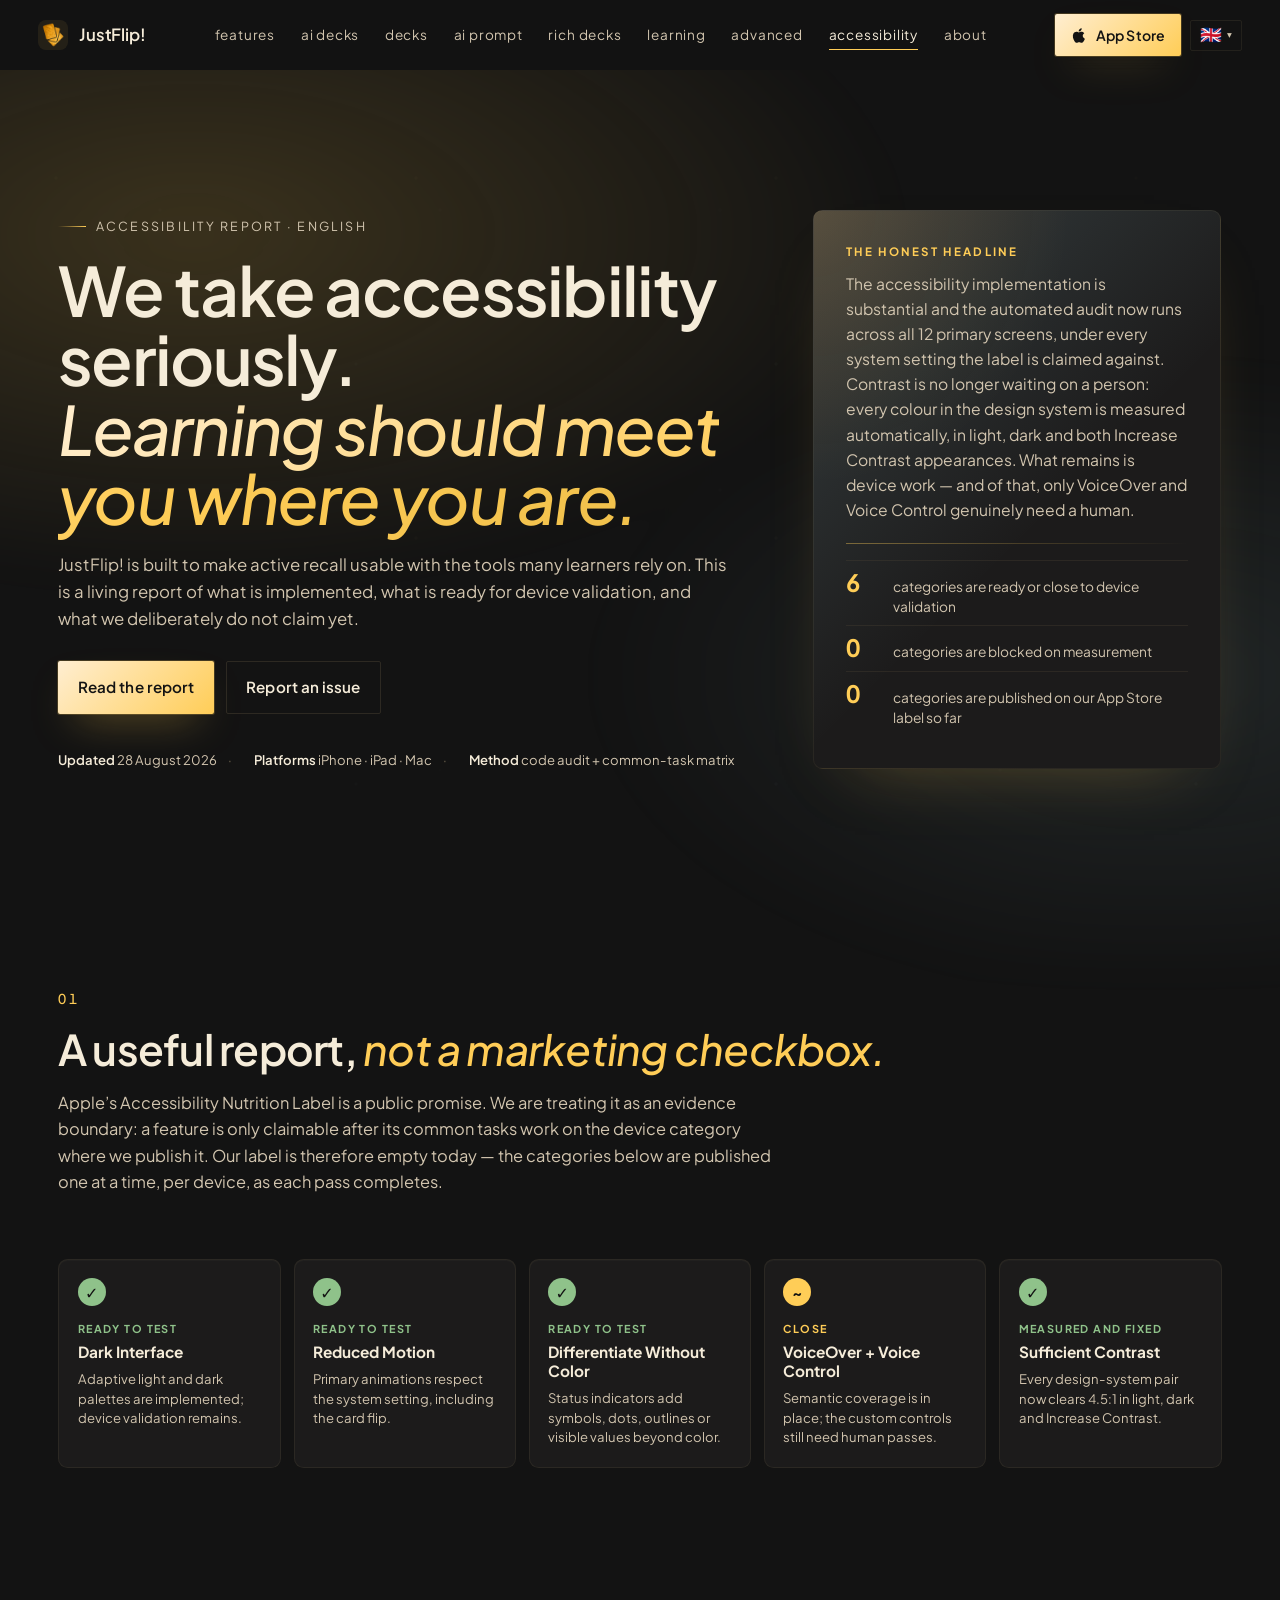
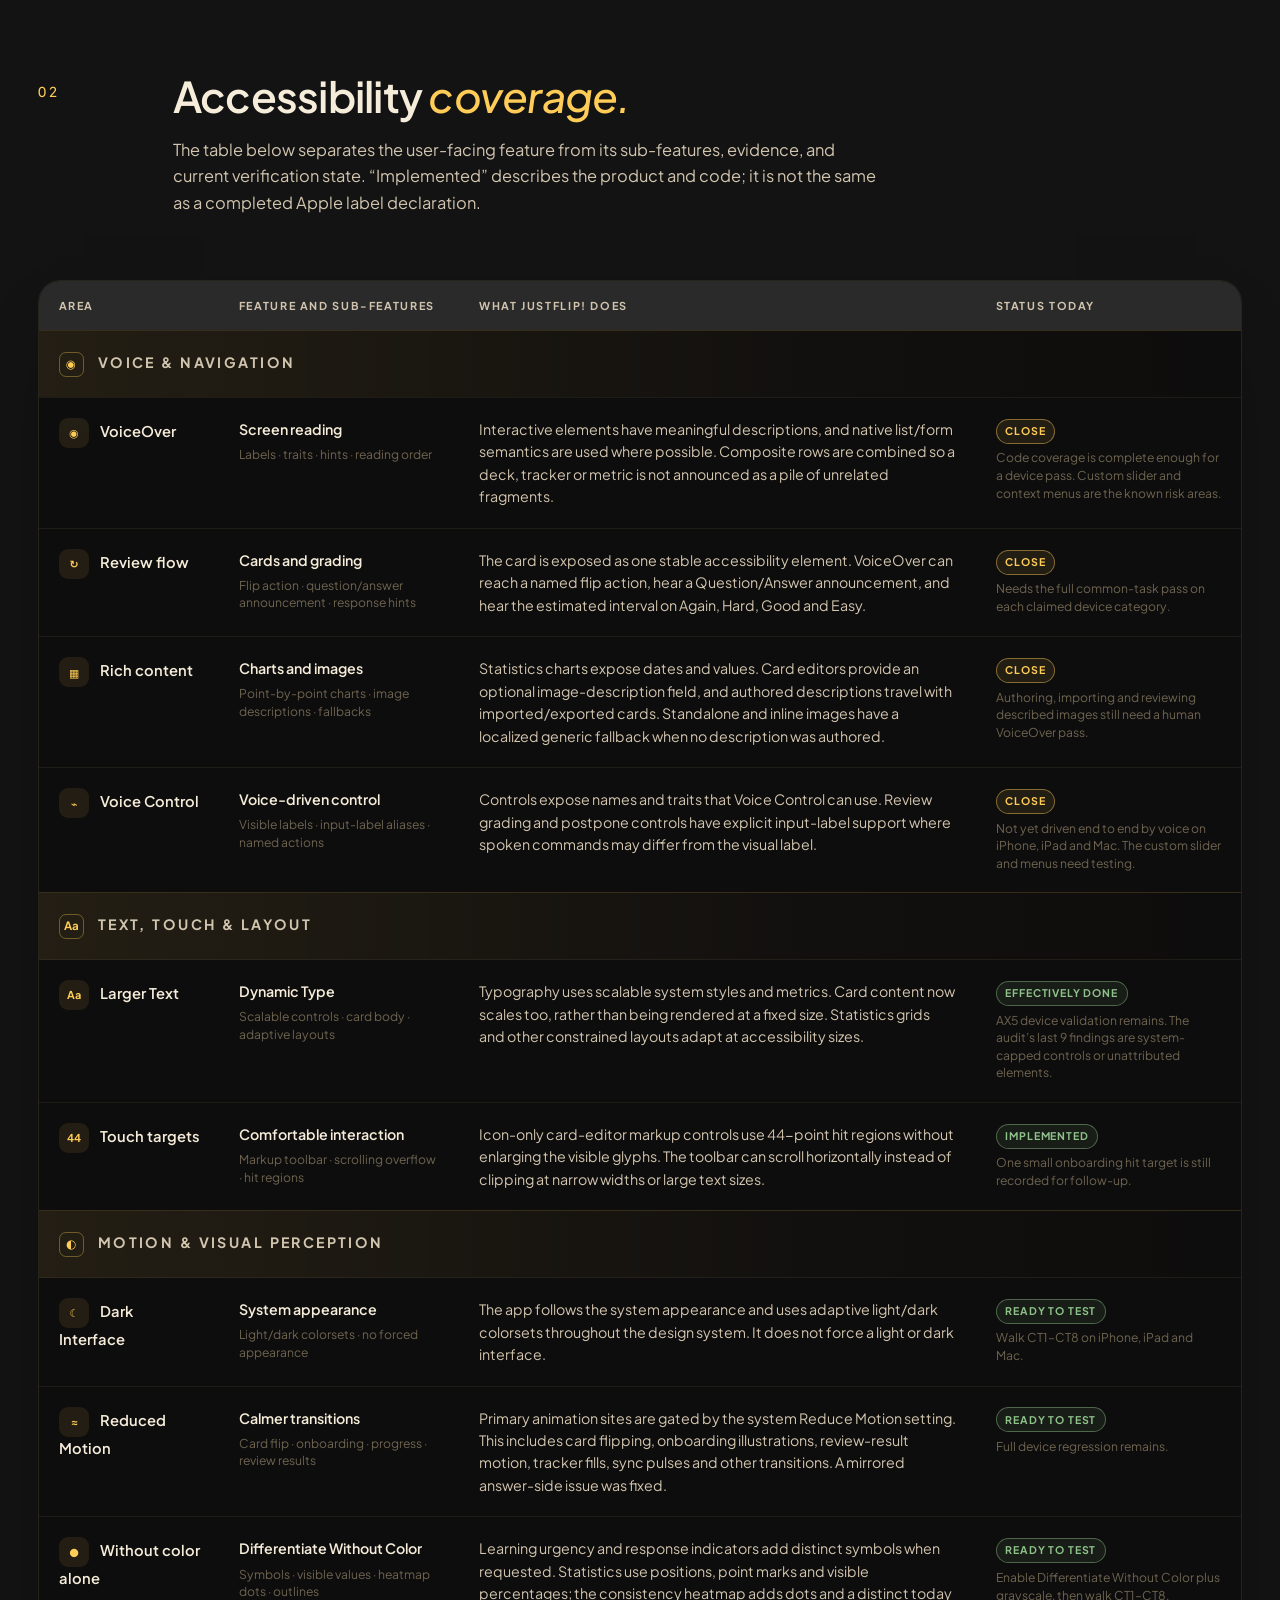
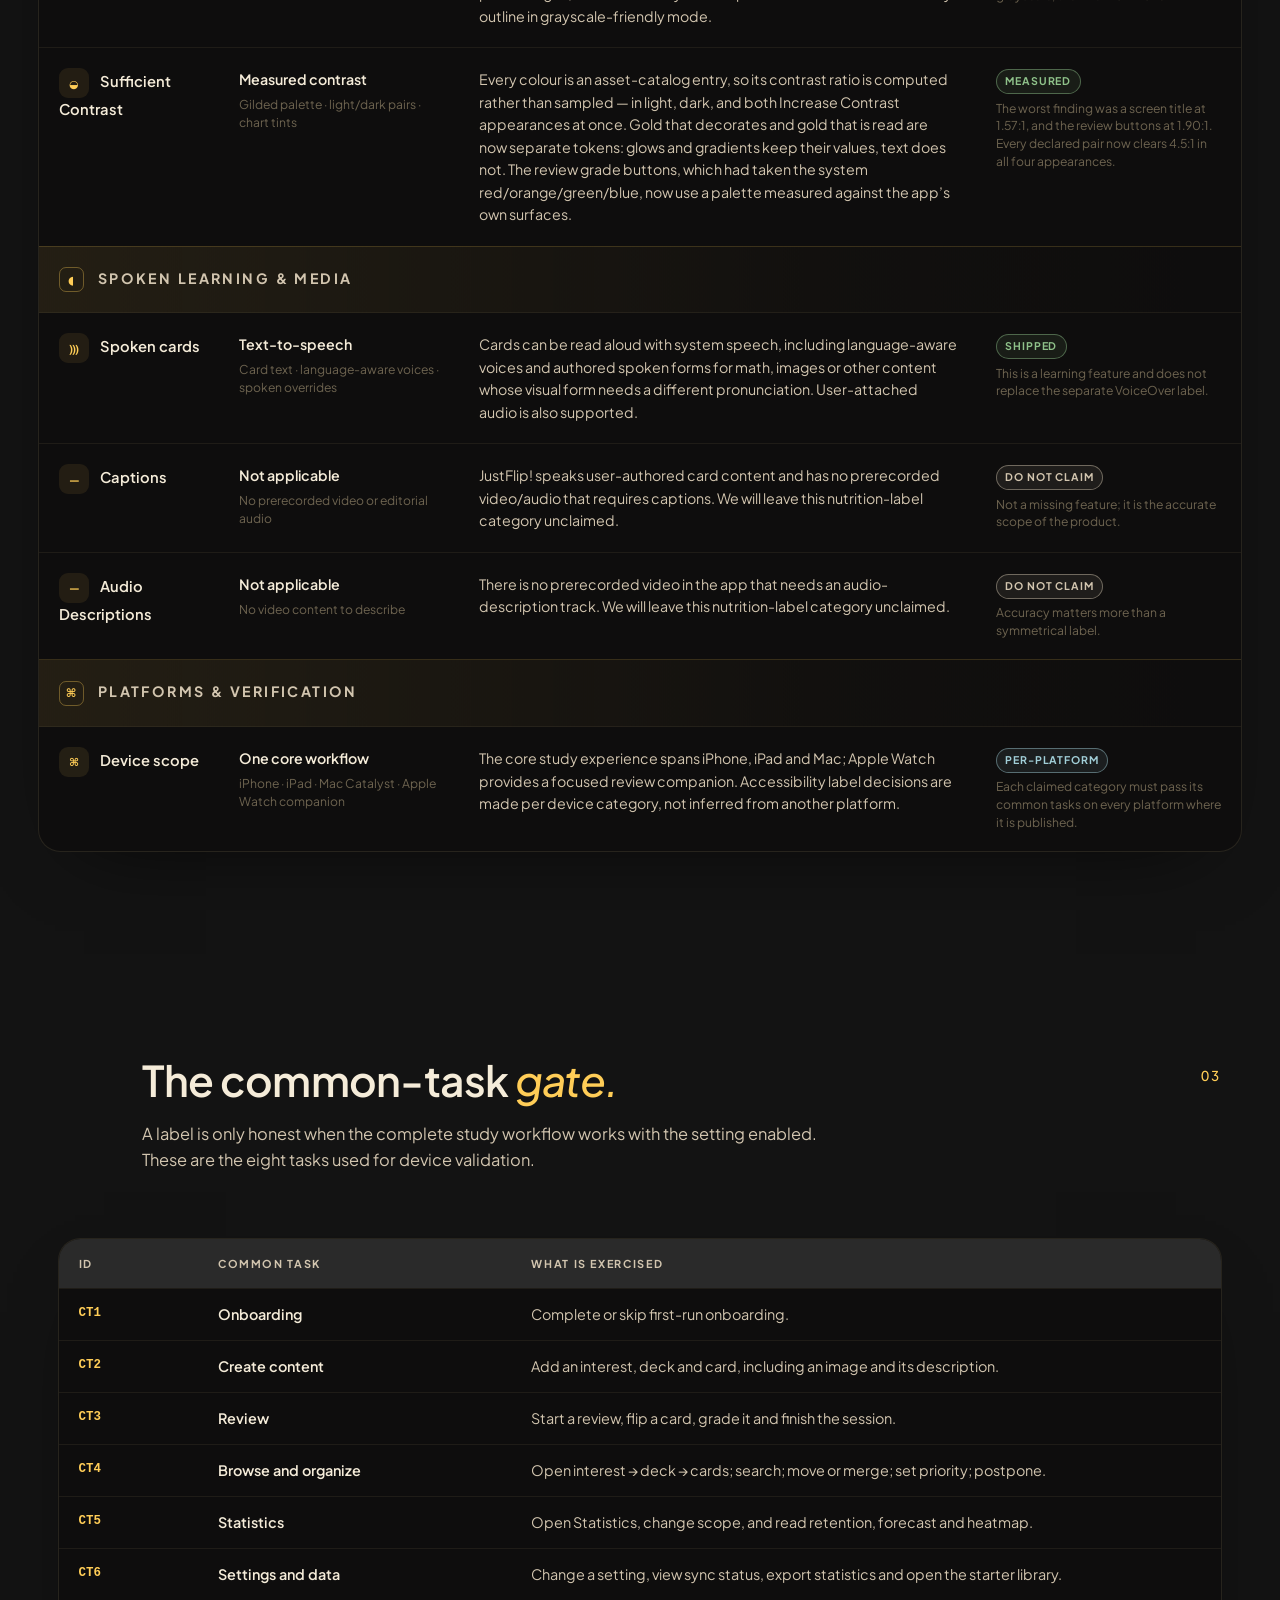
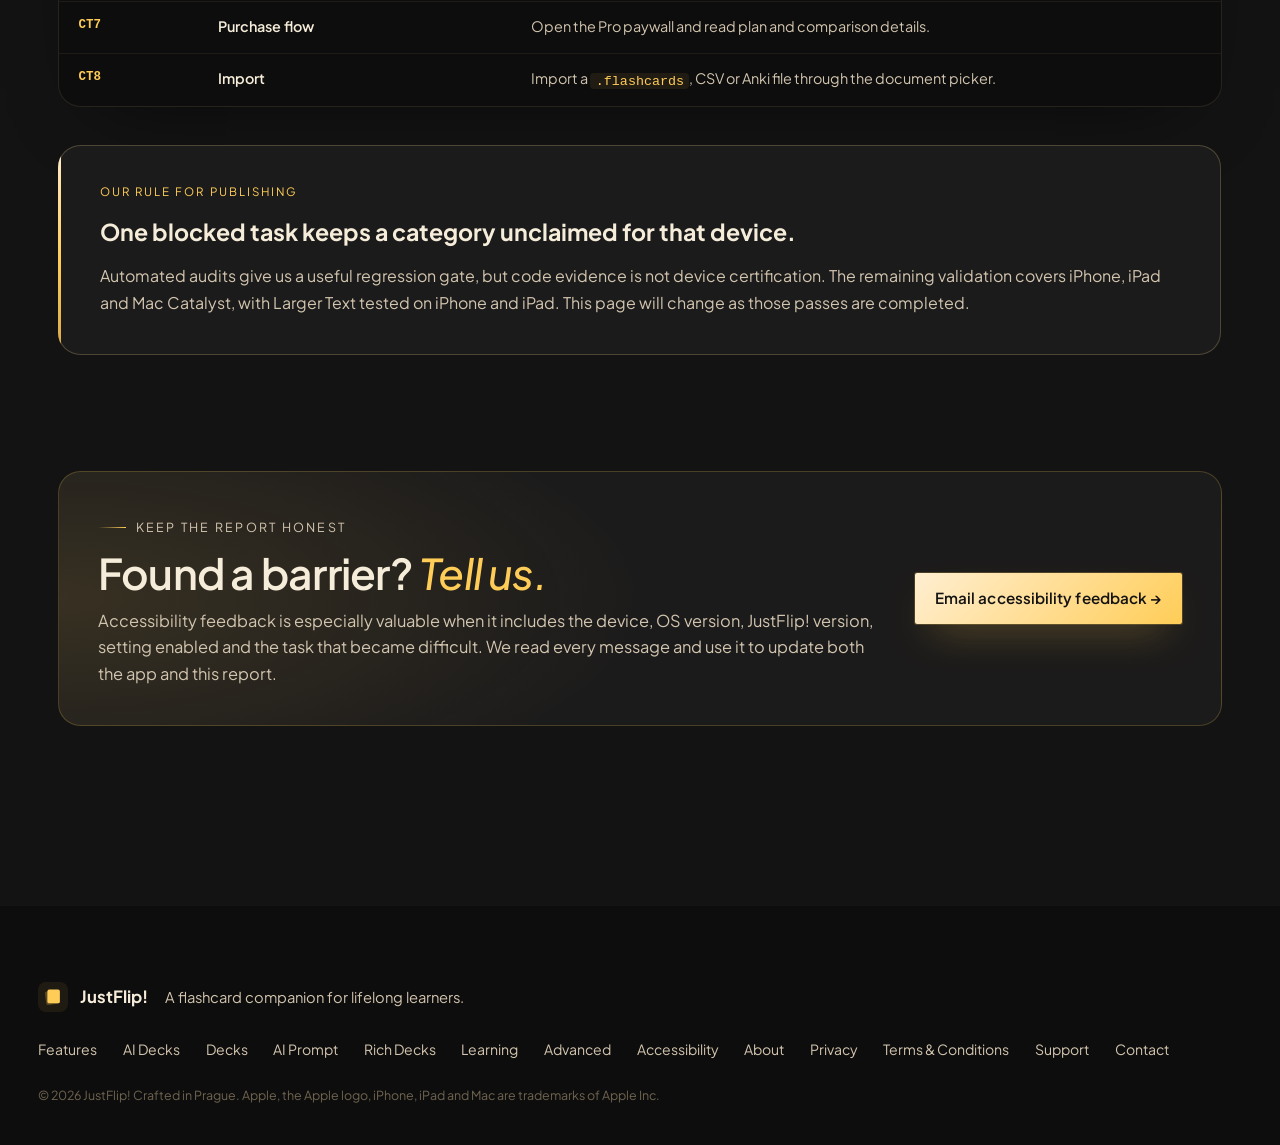
<file: accessibility/index.html>
<!doctype html>
<html lang="en">
<head>
  <meta charset="utf-8" />
  <meta name="viewport" content="width=device-width, initial-scale=1, viewport-fit=cover" />
  <meta name="theme-color" content="#131313" />
  <link rel="canonical" href="https://just-flip.app/accessibility" />

  <link rel="icon" type="image/svg+xml" href="../favicon.svg">
  <link rel="icon" type="image/png" sizes="96x96" href="../favicon-96x96.png">
  <link rel="icon" type="image/x-icon" href="../favicon.ico">
  <link rel="apple-touch-icon" href="../apple-touch-icon.png">
  <link rel="manifest" href="../site.webmanifest">

  <title data-i18n="accessibility.metaTitle">JustFlip! Accessibility — Learning for more learners</title>
  <meta name="description" content="An honest, living report of JustFlip!'s accessibility features, implementation status, validation work and known limitations." data-i18n-attr="content" data-i18n-content="accessibility.metaDescription" />

  <link rel="preconnect" href="https://fonts.googleapis.com">
  <link rel="preconnect" href="https://fonts.gstatic.com" crossorigin>
  <link href="https://fonts.googleapis.com/css2?family=Plus+Jakarta+Sans:ital,wght@0,300;0,400;0,500;0,600;0,700;1,400&amp;display=swap" rel="stylesheet">
  <link rel="stylesheet" href="../css/styles.css" />
</head>
<body>

  <header class="nav" id="nav">
    <a class="nav__brand" href="../index.html" aria-label="JustFlip! — home">
      <span class="nav__mark" aria-hidden="true">
        <img src="../images/Icon.png" alt="" width="26" height="26">
      </span>
      <span class="nav__name">JustFlip!</span>
    </a>

    <nav class="nav__links" aria-label="Primary">
      <a href="../index.html" data-i18n="nav.features">Features</a>
      <a href="../index.html#ai" data-i18n="nav.aiDecks">AI Decks</a>
      <a href="../decks/" data-i18n="nav.decks">Decks</a>
      <a href="../ai-prompt.html" data-i18n="nav.aiPrompt">AI Prompt</a>
      <a href="../ai-skill.html" data-i18n="nav.richDecks">Rich Decks</a>
      <a href="../learning.html" data-i18n="nav.learning">Learning</a>
      <a href="../advanced.html" data-i18n="nav.advanced">Advanced</a>
      <a href="./" aria-current="page" data-i18n="accessibility.navLabel">Accessibility</a>
      <a href="../about.html" data-i18n="nav.about">About</a>
    </nav>

    <div class="nav__actions">
      <a class="btn btn--primary nav__cta" href="https://apps.apple.com/cz/app/justflip-flashcards-learning/id6770141421?mt=12" target="_blank" rel="noopener" aria-label="App Store" data-i18n-attr="aria-label" data-i18n-aria-label="nav.appStore">
        <svg viewBox="0 0 24 24" width="16" height="16" aria-hidden="true"><path fill="currentColor" d="M17.6 13.3c0-2.7 2.2-4 2.3-4-1.3-1.8-3.3-2.1-4-2.1-1.7-.2-3.3 1-4.1 1-.9 0-2.2-1-3.6-1-1.8 0-3.6 1.1-4.5 2.7-1.9 3.4-.5 8.4 1.4 11.1.9 1.3 2 2.8 3.5 2.7 1.4-.1 1.9-.9 3.6-.9s2.1.9 3.6.9c1.5 0 2.5-1.3 3.4-2.7.7-1 1.3-2.2 1.6-3.4-1.5-.6-3.2-2.3-3.2-4.3zM14.9 5.2c.8-.9 1.3-2.2 1.1-3.5-1.1.1-2.4.7-3.2 1.6-.7.8-1.4 2.1-1.2 3.4 1.2.1 2.5-.6 3.3-1.5z"/></svg>
        <span data-i18n="nav.appStore">App Store</span>
      </a>
    </div>
  </header>

  <main id="top" class="prompt-page accessibility-page">

    <section class="prompt-hero accessibility-hero" data-section>
      <div class="hero__bg" aria-hidden="true">
        <div class="hero__beam"></div>
        <div class="hero__grain"></div>
      </div>

      <div class="prompt-hero__copy">
        <p class="eyebrow" data-i18n="accessibility.heroEyebrow">Accessibility report · English</p>
        <h1 class="display" data-i18n="accessibility.heroTitle">We take accessibility seriously.<br/><em>Learning should meet you where you are.</em></h1>
        <p class="lede" data-i18n="accessibility.heroLede">
          JustFlip! is built to make active recall usable with the tools many learners rely on.
          This is a living report of what is implemented, what is ready for device validation,
          and what we deliberately do not claim yet.
        </p>
        <div class="hero__actions">
          <a class="btn btn--primary" href="#report" data-i18n="accessibility.readCta">Read the report</a>
          <a class="btn btn--ghost" href="mailto:daniel.cech@gmail.com?subject=JustFlip%20accessibility%20feedback" data-i18n="accessibility.issueCta">Report an issue</a>
        </div>
        <div class="accessibility-hero__meta" aria-label="Report metadata" data-i18n-attr="aria-label" data-i18n-aria-label="accessibility.metaAria">
          <span data-i18n="accessibility.metaUpdated"><strong>Updated</strong> 28 August 2026</span>
          <span data-i18n="accessibility.metaPlatforms"><strong>Platforms</strong> iPhone · iPad · Mac</span>
          <span data-i18n="accessibility.metaMethod"><strong>Method</strong> code audit + common-task matrix</span>
        </div>
      </div>

      <aside class="prompt-hero__panel accessibility-status-panel">
        <span class="prompt-hero__panel-kicker" data-i18n="accessibility.statusKicker">The honest headline</span>
        <p data-i18n="accessibility.statusText">
          The accessibility implementation is substantial and the automated audit now runs
          across all 12 primary screens, under every system setting the label is claimed
          against. Contrast is no longer waiting on a person: every colour in the design system
          is measured automatically, in light, dark and both Increase Contrast appearances.
          What remains is device work — and of that, only VoiceOver and Voice Control genuinely
          need a human.
        </p>
        <div class="accessibility-status-panel__rule"></div>
        <div class="accessibility-status-panel__stat">
          <strong>6</strong>
          <span data-i18n="accessibility.readyLabel">categories are ready or close to device validation</span>
        </div>
        <div class="accessibility-status-panel__stat">
          <strong>0</strong>
          <span data-i18n="accessibility.blockedLabel">categories are blocked on measurement</span>
        </div>
        <div class="accessibility-status-panel__stat">
          <strong>0</strong>
          <span data-i18n="accessibility.publishedLabel">categories are published on our App Store label so far</span>
        </div>
      </aside>
    </section>

    <section class="section section--prompt accessibility-overview" data-section>
      <header class="section__head section__head--flush">
        <div>
          <span class="section__number">01</span>
          <h2 class="headline" data-i18n="accessibility.overviewTitle">A useful report, <em>not a marketing checkbox.</em></h2>
          <p class="kicker" data-i18n="accessibility.overviewKicker">
            Apple’s Accessibility Nutrition Label is a public promise. We are treating it as
            an evidence boundary: a feature is only claimable after its common tasks work on
            the device category where we publish it. Our label is therefore empty today — the
            categories below are published one at a time, per device, as each pass completes.
          </p>
        </div>
      </header>

      <div class="a11y-status-grid" aria-label="Accessibility status summary" data-i18n-attr="aria-label" data-i18n-aria-label="accessibility.overviewAria">
        <article class="a11y-status-card a11y-status-card--ready" data-i18n="accessibility.statusCardDark">
          <span class="a11y-status-card__icon" aria-hidden="true">✓</span>
          <span class="a11y-status-card__label">Ready to test</span>
          <h3>Dark Interface</h3>
          <p>Adaptive light and dark palettes are implemented; device validation remains.</p>
        </article>
        <article class="a11y-status-card a11y-status-card--ready" data-i18n="accessibility.statusCardMotion">
          <span class="a11y-status-card__icon" aria-hidden="true">✓</span>
          <span class="a11y-status-card__label">Ready to test</span>
          <h3>Reduced Motion</h3>
          <p>Primary animations respect the system setting, including the card flip.</p>
        </article>
        <article class="a11y-status-card a11y-status-card--ready" data-i18n="accessibility.statusCardColor">
          <span class="a11y-status-card__icon" aria-hidden="true">✓</span>
          <span class="a11y-status-card__label">Ready to test</span>
          <h3>Differentiate Without Color</h3>
          <p>Status indicators add symbols, dots, outlines or visible values beyond color.</p>
        </article>
        <article class="a11y-status-card a11y-status-card--close" data-i18n="accessibility.statusCardVoice">
          <span class="a11y-status-card__icon" aria-hidden="true">~</span>
          <span class="a11y-status-card__label">Close</span>
          <h3>VoiceOver + Voice Control</h3>
          <p>Semantic coverage is in place; the custom controls still need human passes.</p>
        </article>
        <article class="a11y-status-card a11y-status-card--ready" data-i18n="accessibility.statusCardContrast">
          <span class="a11y-status-card__icon" aria-hidden="true">✓</span>
          <span class="a11y-status-card__label">Measured and fixed</span>
          <h3>Sufficient Contrast</h3>
          <p>Every design-system pair now clears 4.5:1 in light, dark and Increase Contrast.</p>
        </article>
      </div>
    </section>

    <section class="section section--prompt accessibility-report-section" id="report" data-section>
      <header class="section__head">
        <span class="section__number">02</span>
        <div>
          <h2 class="headline" data-i18n="accessibility.reportTitle">Accessibility <em>coverage.</em></h2>
          <p class="kicker" data-i18n="accessibility.reportKicker">
            The table below separates the user-facing feature from its sub-features, evidence,
            and current verification state. “Implemented” describes the product and code; it is
            not the same as a completed Apple label declaration.
          </p>
        </div>
      </header>

      <div class="a11y-table-wrap">
        <table class="a11y-table">
          <caption data-i18n="accessibility.reportCaption">JustFlip! accessibility feature inventory and current validation status.</caption>
          <thead>
            <tr>
              <th scope="col" data-i18n="accessibility.columnArea">Area</th>
              <th scope="col" data-i18n="accessibility.columnFeature">Feature and sub-features</th>
              <th scope="col" data-i18n="accessibility.columnDoes">What JustFlip! does</th>
              <th scope="col" data-i18n="accessibility.columnStatus">Status today</th>
            </tr>
          </thead>
          <tbody>
            <tr class="a11y-table__group" data-i18n="accessibility.groupVoice"><th colspan="4" scope="rowgroup"><span class="a11y-group-icon" aria-hidden="true">◉</span> Voice &amp; navigation</th></tr>
            <tr data-i18n="accessibility.rowVoiceOver">
              <th scope="row"><span class="a11y-feature-icon" aria-hidden="true">◉</span> VoiceOver</th>
              <td><strong>Screen reading</strong><small>Labels · traits · hints · reading order</small></td>
              <td>Interactive elements have meaningful descriptions, and native list/form semantics are used where possible. Composite rows are combined so a deck, tracker or metric is not announced as a pile of unrelated fragments.</td>
              <td><span class="a11y-badge a11y-badge--close">Close</span><small>Code coverage is complete enough for a device pass. Custom slider and context menus are the known risk areas.</small></td>
            </tr>
            <tr data-i18n="accessibility.rowReview">
              <th scope="row"><span class="a11y-feature-icon" aria-hidden="true">↻</span> Review flow</th>
              <td><strong>Cards and grading</strong><small>Flip action · question/answer announcement · response hints</small></td>
              <td>The card is exposed as one stable accessibility element. VoiceOver can reach a named flip action, hear a Question/Answer announcement, and hear the estimated interval on Again, Hard, Good and Easy.</td>
              <td><span class="a11y-badge a11y-badge--close">Close</span><small>Needs the full common-task pass on each claimed device category.</small></td>
            </tr>
            <tr data-i18n="accessibility.rowRichContent">
              <th scope="row"><span class="a11y-feature-icon" aria-hidden="true">▦</span> Rich content</th>
              <td><strong>Charts and images</strong><small>Point-by-point charts · image descriptions · fallbacks</small></td>
              <td>Statistics charts expose dates and values. Card editors provide an optional image-description field, and authored descriptions travel with imported/exported cards. Standalone and inline images have a localized generic fallback when no description was authored.</td>
              <td><span class="a11y-badge a11y-badge--close">Close</span><small>Authoring, importing and reviewing described images still need a human VoiceOver pass.</small></td>
            </tr>
            <tr data-i18n="accessibility.rowVoiceControl">
              <th scope="row"><span class="a11y-feature-icon" aria-hidden="true">⌁</span> Voice Control</th>
              <td><strong>Voice-driven control</strong><small>Visible labels · input-label aliases · named actions</small></td>
              <td>Controls expose names and traits that Voice Control can use. Review grading and postpone controls have explicit input-label support where spoken commands may differ from the visual label.</td>
              <td><span class="a11y-badge a11y-badge--close">Close</span><small>Not yet driven end to end by voice on iPhone, iPad and Mac. The custom slider and menus need testing.</small></td>
            </tr>

            <tr class="a11y-table__group" data-i18n="accessibility.groupText"><th colspan="4" scope="rowgroup"><span class="a11y-group-icon" aria-hidden="true">Aa</span> Text, touch &amp; layout</th></tr>
            <tr data-i18n="accessibility.rowLargerText">
              <th scope="row"><span class="a11y-feature-icon" aria-hidden="true">Aa</span> Larger Text</th>
              <td><strong>Dynamic Type</strong><small>Scalable controls · card body · adaptive layouts</small></td>
              <td>Typography uses scalable system styles and metrics. Card content now scales too, rather than being rendered at a fixed size. Statistics grids and other constrained layouts adapt at accessibility sizes.</td>
              <td><span class="a11y-badge a11y-badge--ready">Effectively done</span><small>AX5 device validation remains. The audit’s last 9 findings are system-capped controls or unattributed elements.</small></td>
            </tr>
            <tr data-i18n="accessibility.rowTouchTargets">
              <th scope="row"><span class="a11y-feature-icon" aria-hidden="true">44</span> Touch targets</th>
              <td><strong>Comfortable interaction</strong><small>Markup toolbar · scrolling overflow · hit regions</small></td>
              <td>Icon-only card-editor markup controls use 44-point hit regions without enlarging the visible glyphs. The toolbar can scroll horizontally instead of clipping at narrow widths or large text sizes.</td>
              <td><span class="a11y-badge a11y-badge--implemented">Implemented</span><small>One small onboarding hit target is still recorded for follow-up.</small></td>
            </tr>

            <tr class="a11y-table__group" data-i18n="accessibility.groupVisual"><th colspan="4" scope="rowgroup"><span class="a11y-group-icon" aria-hidden="true">◐</span> Motion &amp; visual perception</th></tr>
            <tr data-i18n="accessibility.rowDarkInterface">
              <th scope="row"><span class="a11y-feature-icon" aria-hidden="true">☾</span> Dark Interface</th>
              <td><strong>System appearance</strong><small>Light/dark colorsets · no forced appearance</small></td>
              <td>The app follows the system appearance and uses adaptive light/dark colorsets throughout the design system. It does not force a light or dark interface.</td>
              <td><span class="a11y-badge a11y-badge--ready">Ready to test</span><small>Walk CT1–CT8 on iPhone, iPad and Mac.</small></td>
            </tr>
            <tr data-i18n="accessibility.rowReducedMotion">
              <th scope="row"><span class="a11y-feature-icon" aria-hidden="true">≈</span> Reduced Motion</th>
              <td><strong>Calmer transitions</strong><small>Card flip · onboarding · progress · review results</small></td>
              <td>Primary animation sites are gated by the system Reduce Motion setting. This includes card flipping, onboarding illustrations, review-result motion, tracker fills, sync pulses and other transitions. A mirrored answer-side issue was fixed.</td>
              <td><span class="a11y-badge a11y-badge--ready">Ready to test</span><small>Full device regression remains.</small></td>
            </tr>
            <tr data-i18n="accessibility.rowWithoutColor">
              <th scope="row"><span class="a11y-feature-icon" aria-hidden="true">●</span> Without color alone</th>
              <td><strong>Differentiate Without Color</strong><small>Symbols · visible values · heatmap dots · outlines</small></td>
              <td>Learning urgency and response indicators add distinct symbols when requested. Statistics use positions, point marks and visible percentages; the consistency heatmap adds dots and a distinct today outline in grayscale-friendly mode.</td>
              <td><span class="a11y-badge a11y-badge--ready">Ready to test</span><small>Enable Differentiate Without Color plus grayscale, then walk CT1–CT8.</small></td>
            </tr>
            <tr data-i18n="accessibility.rowContrast">
              <th scope="row"><span class="a11y-feature-icon" aria-hidden="true">◒</span> Sufficient Contrast</th>
              <td><strong>Measured contrast</strong><small>Gilded palette · light/dark pairs · chart tints</small></td>
              <td>Every colour is an asset-catalog entry, so its contrast ratio is computed rather than sampled — in light, dark, and both Increase Contrast appearances at once. Gold that decorates and gold that is read are now separate tokens: glows and gradients keep their values, text does not. The review grade buttons, which had taken the system red/orange/green/blue, now use a palette measured against the app’s own surfaces.</td>
              <td><span class="a11y-badge a11y-badge--ready">Measured</span><small>The worst finding was a screen title at 1.57:1, and the review buttons at 1.90:1. Every declared pair now clears 4.5:1 in all four appearances.</small></td>
            </tr>

            <tr class="a11y-table__group" data-i18n="accessibility.groupSpoken"><th colspan="4" scope="rowgroup"><span class="a11y-group-icon" aria-hidden="true">◖</span> Spoken learning &amp; media</th></tr>
            <tr data-i18n="accessibility.rowSpokenCards">
              <th scope="row"><span class="a11y-feature-icon" aria-hidden="true">)))</span> Spoken cards</th>
              <td><strong>Text-to-speech</strong><small>Card text · language-aware voices · spoken overrides</small></td>
              <td>Cards can be read aloud with system speech, including language-aware voices and authored spoken forms for math, images or other content whose visual form needs a different pronunciation. User-attached audio is also supported.</td>
              <td><span class="a11y-badge a11y-badge--implemented">Shipped</span><small>This is a learning feature and does not replace the separate VoiceOver label.</small></td>
            </tr>
            <tr data-i18n="accessibility.rowCaptions">
              <th scope="row"><span class="a11y-feature-icon" aria-hidden="true">—</span> Captions</th>
              <td><strong>Not applicable</strong><small>No prerecorded video or editorial audio</small></td>
              <td>JustFlip! speaks user-authored card content and has no prerecorded video/audio that requires captions. We will leave this nutrition-label category unclaimed.</td>
              <td><span class="a11y-badge a11y-badge--not-applicable">Do not claim</span><small>Not a missing feature; it is the accurate scope of the product.</small></td>
            </tr>
            <tr data-i18n="accessibility.rowAudioDescriptions">
              <th scope="row"><span class="a11y-feature-icon" aria-hidden="true">—</span> Audio Descriptions</th>
              <td><strong>Not applicable</strong><small>No video content to describe</small></td>
              <td>There is no prerecorded video in the app that needs an audio-description track. We will leave this nutrition-label category unclaimed.</td>
              <td><span class="a11y-badge a11y-badge--not-applicable">Do not claim</span><small>Accuracy matters more than a symmetrical label.</small></td>
            </tr>

            <tr class="a11y-table__group" data-i18n="accessibility.groupPlatforms"><th colspan="4" scope="rowgroup"><span class="a11y-group-icon" aria-hidden="true">⌘</span> Platforms &amp; verification</th></tr>
            <tr data-i18n="accessibility.rowDeviceScope">
              <th scope="row"><span class="a11y-feature-icon" aria-hidden="true">⌘</span> Device scope</th>
              <td><strong>One core workflow</strong><small>iPhone · iPad · Mac Catalyst · Apple Watch companion</small></td>
              <td>The core study experience spans iPhone, iPad and Mac; Apple Watch provides a focused review companion. Accessibility label decisions are made per device category, not inferred from another platform.</td>
              <td><span class="a11y-badge a11y-badge--pending">Per-platform</span><small>Each claimed category must pass its common tasks on every platform where it is published.</small></td>
            </tr>
          </tbody>
        </table>
      </div>
    </section>

    <section class="section section--prompt accessibility-tasks-section" id="common-tasks" data-section>
      <header class="section__head section__head--right">
        <span class="section__number">03</span>
        <div>
          <h2 class="headline" data-i18n="accessibility.tasksTitle">The common-task <em>gate.</em></h2>
          <p class="kicker" data-i18n="accessibility.tasksKicker">
            A label is only honest when the complete study workflow works with the setting
            enabled. These are the eight tasks used for device validation.
          </p>
        </div>
      </header>

      <div class="a11y-task-table-wrap">
        <table class="a11y-task-table">
          <caption data-i18n="accessibility.tasksCaption">Common tasks used to validate each accessibility category.</caption>
          <thead><tr><th scope="col" data-i18n="accessibility.tasksId">ID</th><th scope="col" data-i18n="accessibility.tasksTask">Common task</th><th scope="col" data-i18n="accessibility.tasksExercised">What is exercised</th></tr></thead>
          <tbody>
            <tr data-i18n="accessibility.task1"><th scope="row">CT1</th><td>Onboarding</td><td>Complete or skip first-run onboarding.</td></tr>
            <tr data-i18n="accessibility.task2"><th scope="row">CT2</th><td>Create content</td><td>Add an interest, deck and card, including an image and its description.</td></tr>
            <tr data-i18n="accessibility.task3"><th scope="row">CT3</th><td>Review</td><td>Start a review, flip a card, grade it and finish the session.</td></tr>
            <tr data-i18n="accessibility.task4"><th scope="row">CT4</th><td>Browse and organize</td><td>Open interest → deck → cards; search; move or merge; set priority; postpone.</td></tr>
            <tr data-i18n="accessibility.task5"><th scope="row">CT5</th><td>Statistics</td><td>Open Statistics, change scope, and read retention, forecast and heatmap.</td></tr>
            <tr data-i18n="accessibility.task6"><th scope="row">CT6</th><td>Settings and data</td><td>Change a setting, view sync status, export statistics and open the starter library.</td></tr>
            <tr data-i18n="accessibility.task7"><th scope="row">CT7</th><td>Purchase flow</td><td>Open the Pro paywall and read plan and comparison details.</td></tr>
            <tr data-i18n="accessibility.task8"><th scope="row">CT8</th><td>Import</td><td>Import a <code>.flashcards</code>, CSV or Anki file through the document picker.</td></tr>
          </tbody>
        </table>
      </div>

      <aside class="learning-callout accessibility-callout">
        <span class="learning-callout__kicker" data-i18n="accessibility.calloutKicker">Our rule for publishing</span>
        <h3 data-i18n="accessibility.calloutTitle">One blocked task keeps a category unclaimed for that device.</h3>
        <p data-i18n="accessibility.calloutText">
          Automated audits give us a useful regression gate, but code evidence is not device
          certification. The remaining validation covers iPhone, iPad and Mac Catalyst, with
          Larger Text tested on iPhone and iPad. This page will change as those passes are completed.
        </p>
      </aside>
    </section>

    <section class="section section--prompt accessibility-contact-section" id="contact" data-section>
      <div class="accessibility-contact-card">
        <div>
          <p class="eyebrow" data-i18n="accessibility.contactEyebrow">Keep the report honest</p>
          <h2 class="headline" data-i18n="accessibility.contactTitle">Found a barrier? <em>Tell us.</em></h2>
          <p class="kicker" data-i18n="accessibility.contactKicker">
            Accessibility feedback is especially valuable when it includes the device, OS
            version, JustFlip! version, setting enabled and the task that became difficult.
            We read every message and use it to update both the app and this report.
          </p>
        </div>
        <a class="btn btn--primary" href="mailto:daniel.cech@gmail.com?subject=JustFlip%20accessibility%20feedback" data-i18n="accessibility.contactCta">Email accessibility feedback →</a>
      </div>
    </section>

  </main>

  <footer class="footer" id="about">
    <div class="footer__inner">
      <div class="footer__brand">
        <span class="nav__mark" aria-hidden="true">
          <svg viewBox="0 0 32 32" width="20" height="20"><rect x="4" y="6" width="20" height="22" rx="3" fill="#ffcd57" opacity=".25" transform="rotate(-8 14 17)"/><rect x="7" y="4" width="20" height="22" rx="3" fill="#ffcd57"/></svg>
        </span>
        <strong>JustFlip!</strong>
        <span class="footer__tag" data-i18n="footer.tagline">A flashcard companion for lifelong learners.</span>
      </div>
      <nav class="footer__nav" aria-label="Footer">
        <a href="../index.html" data-i18n="footer.features">Features</a>
        <a href="../index.html#ai" data-i18n="footer.aiDecks">AI Decks</a>
        <a href="../decks/" data-i18n="footer.decks">Decks</a>
        <a href="../ai-prompt.html" data-i18n="footer.aiPrompt">AI Prompt</a>
        <a href="../ai-skill.html" data-i18n="footer.richDecks">Rich Decks</a>
        <a href="../learning.html" data-i18n="footer.learning">Learning</a>
        <a href="../advanced.html" data-i18n="footer.advanced">Advanced</a>
        <a href="./" aria-current="page" data-i18n="accessibility.navLabel">Accessibility</a>
        <a href="../about.html" data-i18n="footer.about">About</a>
        <a href="../privacy.html" data-i18n="footer.privacy">Privacy</a>
        <a href="../terms.html" data-i18n="footer.terms">Terms &amp; Conditions</a>
        <a href="mailto:daniel.cech@gmail.com" data-i18n="footer.support">Support</a>
        <a href="mailto:daniel.cech@gmail.com" data-i18n="footer.contact">Contact</a>
      </nav>
      <p class="footer__copy" data-i18n="footer.copyright">© <span id="year"></span> JustFlip! Crafted in Prague. Apple, the Apple logo, iPhone, iPad and Mac are trademarks of Apple Inc.</p>
    </div>
  </footer>

  <script src="../js/i18n.js" defer></script>
  <script src="../js/main.js" defer></script>
</body>
</html>
</file>
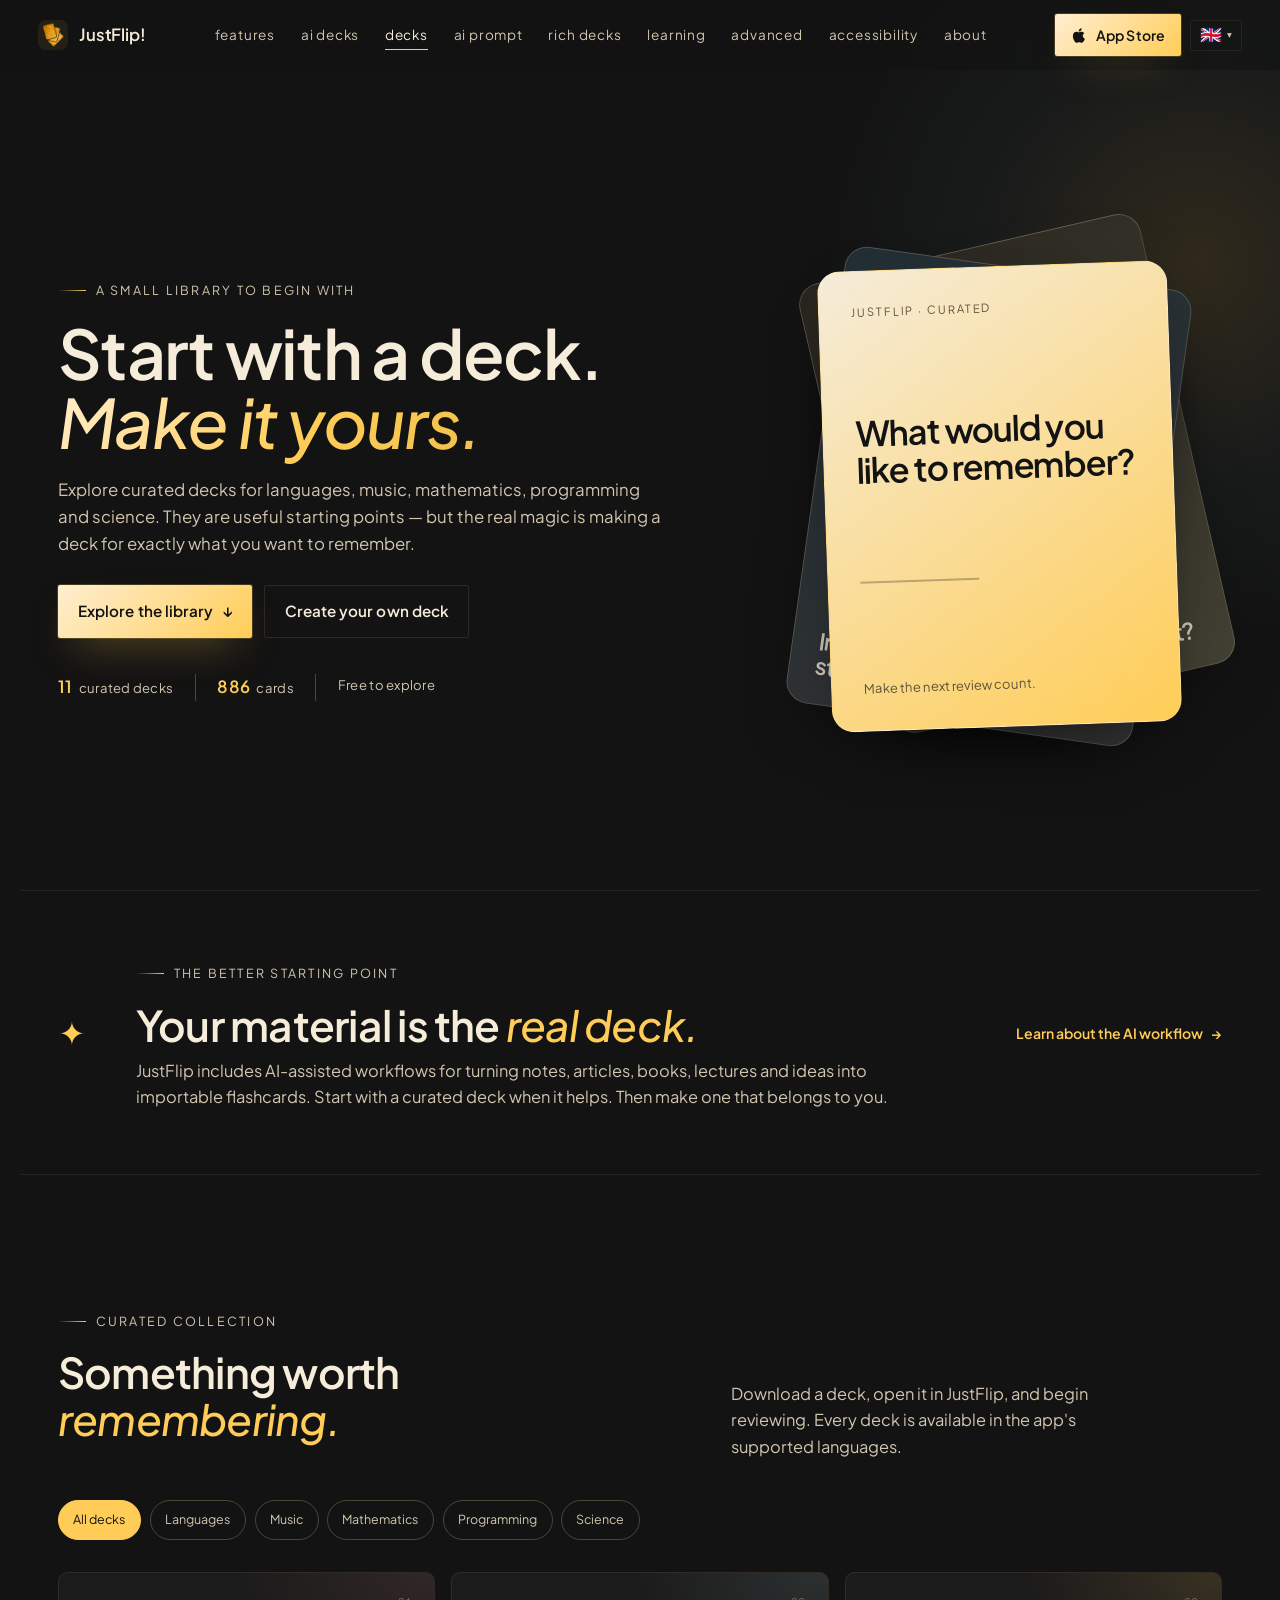
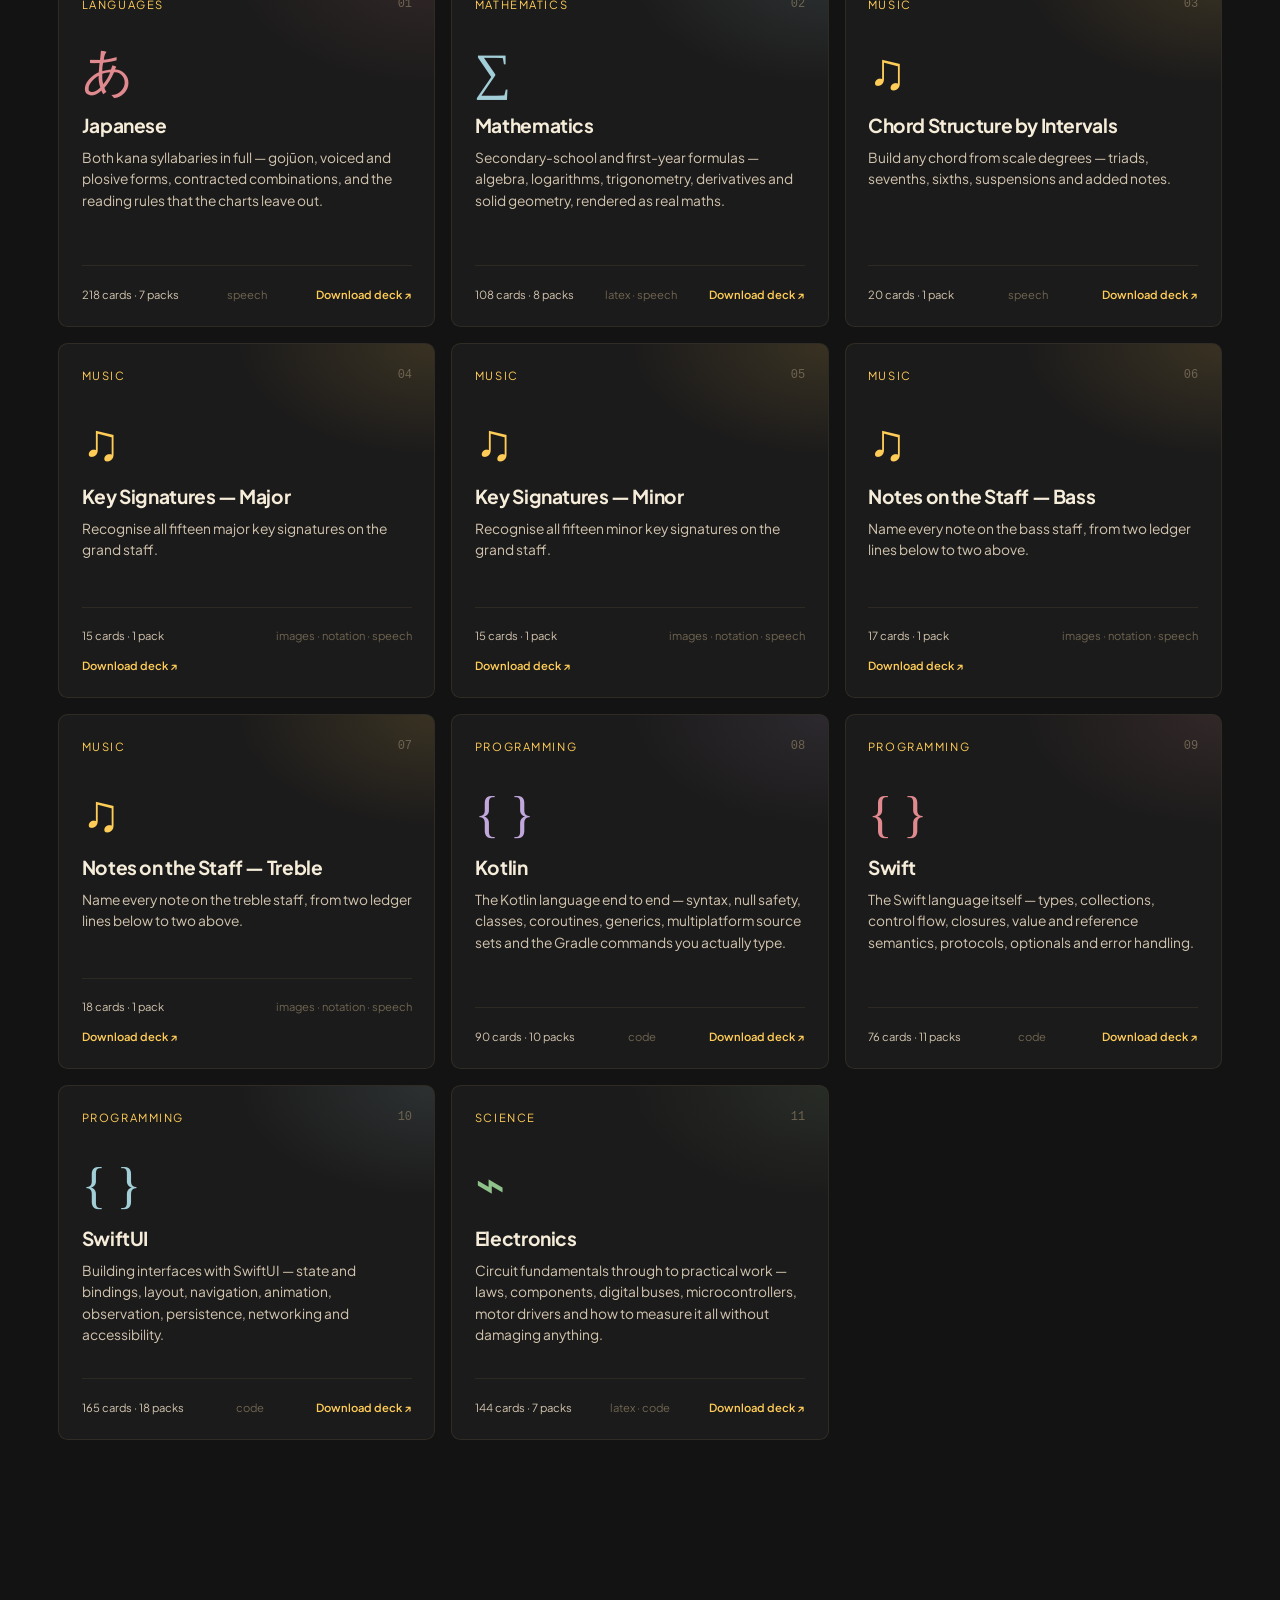
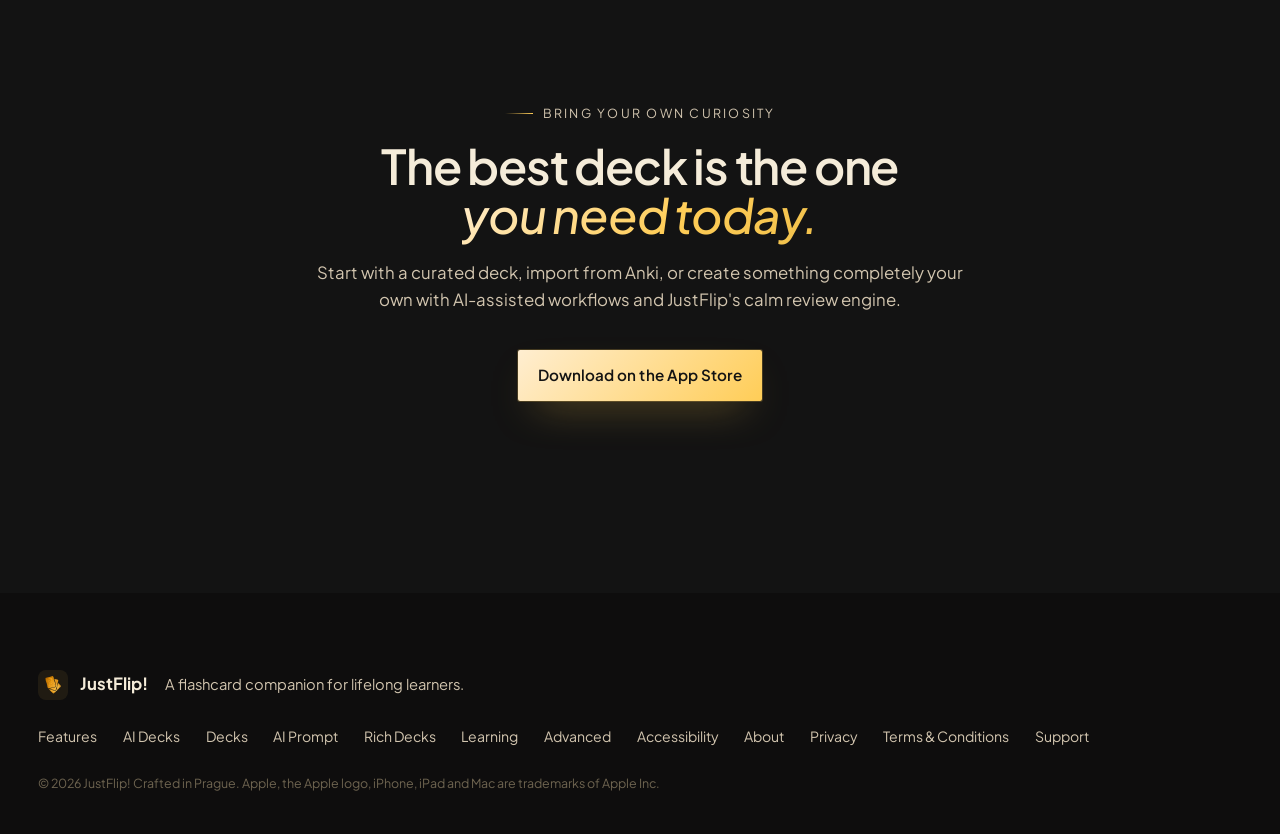
<file: decks/index.html>
<!doctype html>
<html lang="en">
<head>
  <meta charset="utf-8" />
  <meta name="viewport" content="width=device-width, initial-scale=1" />
  <meta name="theme-color" content="#131313" />
  <title data-i18n="decks.metaTitle">Curated decks for learning | JustFlip!</title>
  <meta name="description" content="Explore free curated flashcard decks for languages, music, mathematics, programming and science. Or create your own deck with JustFlip's AI tools." data-i18n-attr="content" data-i18n-content="decks.metaDescription" />
  <link rel="icon" href="../favicon.svg" type="image/svg+xml" />
  <link rel="preconnect" href="https://fonts.googleapis.com" />
  <link rel="preconnect" href="https://fonts.gstatic.com" crossorigin />
  <link href="https://fonts.googleapis.com/css2?family=Plus+Jakarta+Sans:ital,wght@0,300;0,400;0,500;0,600;0,700;1,400&display=swap" rel="stylesheet" />
  <link rel="stylesheet" href="../css/styles.css" />
</head>
<body class="decks-page">
  <header class="nav" id="nav">
    <a class="nav__brand" href="../index.html#top" aria-label="JustFlip! — home">
      <span class="nav__mark" aria-hidden="true"><img src="../images/Icon.png" alt="" width="26" height="26"></span>
      <span class="nav__name">JustFlip!</span>
    </a>
    <nav class="nav__links" aria-label="Primary">
      <a href="../index.html#top" data-i18n="nav.features">Features</a>
      <a href="../index.html#ai" data-i18n="nav.aiDecks">AI Decks</a>
      <a href="index.html" aria-current="page" data-i18n="nav.decks">Decks</a>
      <a href="../ai-prompt.html" data-i18n="nav.aiPrompt">AI Prompt</a>
      <a href="../ai-skill.html" data-i18n="nav.richDecks">Rich Decks</a>
      <a href="../learning.html" data-i18n="nav.learning">Learning</a>
      <a href="../advanced.html" data-i18n="nav.advanced">Advanced</a>
      <a href="../accessibility/" data-i18n="accessibility.navLabel">Accessibility</a>
      <a href="../about.html" data-i18n="nav.about">About</a>
    </nav>
    <div class="nav__actions">
      <a class="btn btn--primary nav__cta" href="https://apps.apple.com/cz/app/justflip-flashcards-learning/id6770141421?mt=12" target="_blank" rel="noopener" aria-label="App Store" data-i18n-attr="aria-label" data-i18n-aria-label="nav.appStore">
        <svg viewBox="0 0 24 24" width="16" height="16" aria-hidden="true"><path fill="currentColor" d="M17.6 13.3c0-2.7 2.2-4 2.3-4-1.3-1.8-3.3-2.1-4-2.1-1.7-.2-3.3 1-4.1 1-.9 0-2.2-1-3.6-1-1.8 0-3.6 1.1-4.5 2.7-1.9 3.4-.5 8.4 1.4 11.1.9 1.3 2 2.8 3.5 2.7 1.4-.1 1.9-.9 3.6-.9s2.1.9 3.6.9c1.5 0 2.5-1.3 3.4-2.7.7-1 1.3-2.2 1.6-3.4-1.5-.6-3.2-2.3-3.2-4.3zM14.9 5.2c.8-.9 1.3-2.2 1.1-3.5-1.1.1-2.4.7-3.2 1.6-.7.8-1.4 2.1-1.2 3.4 1.2.1 2.5-.6 3.3-1.5z"/></svg>
        <span data-i18n="nav.appStore">App Store</span>
      </a>
    </div>
  </header>

  <main id="top">
    <section class="decks-hero" data-section>
      <div class="decks-hero__glow" aria-hidden="true"></div>
      <div class="decks-hero__copy">
        <p class="eyebrow" data-decks-key="eyebrow">A small library to begin with</p>
        <h1 class="display" data-decks-key="title">Start with a deck.<br><em>Make it yours.</em></h1>
        <p class="lede" data-decks-key="lede">Explore curated decks for languages, music, mathematics, programming and science. They are useful starting points — but the real magic is making a deck for exactly what you want to remember.</p>
        <div class="hero__actions">
          <a class="btn btn--primary" href="#library"><span data-decks-key="exploreCta">Explore the library</span> <span aria-hidden="true">↓</span></a>
          <a class="btn btn--ghost" href="../index.html#ai" data-decks-key="aiCta">Create your own deck</a>
        </div>
        <div class="decks-hero__meta" aria-label="Deck library summary" data-decks-aria="summaryAria">
          <span data-decks-key="metaDecks"><strong>11</strong> curated decks</span>
          <span data-decks-key="metaCards"><strong>886</strong> cards</span>
          <span data-decks-key="metaFree">Free to explore</span>
        </div>
      </div>
      <div class="decks-hero__stack" aria-label="A stack of example flashcards" data-decks-aria="stackAria">
        <div class="deck-card deck-card--back deck-card--one"><span data-decks-key="sampleOneTag">retrieval</span><strong data-decks-key="sampleOneText">What makes a memory last?</strong></div>
        <div class="deck-card deck-card--back deck-card--two"><span data-decks-key="sampleTwoTag">music theory</span><strong data-decks-key="sampleTwoText">Intervals, patterns, structure.</strong></div>
        <div class="deck-card deck-card--front"><span class="deck-card__eyebrow" data-decks-key="sampleThreeTag">JustFlip · curated</span><strong data-decks-key="sampleThreeText">What would you like to remember?</strong><div class="deck-card__line"></div><small data-decks-key="sampleThreeFoot">Make the next review count.</small></div>
      </div>
    </section>

    <section class="decks-ai-bridge" data-section>
      <div class="decks-ai-bridge__mark" aria-hidden="true">✦</div>
      <div>
        <p class="eyebrow" data-decks-key="aiEyebrow">The better starting point</p>
        <h2 class="headline" data-decks-key="aiTitle">Your material is the <em>real deck.</em></h2>
        <p class="kicker" data-decks-key="aiText">JustFlip includes AI-assisted workflows for turning notes, articles, books, lectures and ideas into importable flashcards. Start with a curated deck when it helps. Then make one that belongs to you.</p>
      </div>
      <a class="text-link" href="../ai-prompt.html"><span data-decks-key="aiLink">Learn about the AI workflow</span> <span aria-hidden="true">→</span></a>
    </section>

    <section class="decks-library" id="library" data-section>
      <div class="section__head decks-library__head">
        <div>
          <p class="eyebrow" data-decks-key="libraryEyebrow">Curated collection</p>
          <h2 class="headline" data-decks-key="libraryTitle">Something worth<br><em>remembering.</em></h2>
        </div>
        <p class="kicker" data-decks-key="libraryText">Download a deck, open it in JustFlip, and begin reviewing. Every deck is available in the app's supported languages.</p>
      </div>
      <div class="decks-filters" role="group" aria-label="Filter decks by topic" data-decks-aria="filtersAria">
        <button class="decks-filter is-active" type="button" data-filter="all" data-decks-key="all">All decks</button>
        <button class="decks-filter" type="button" data-filter="languages" data-decks-key="languages">Languages</button>
        <button class="decks-filter" type="button" data-filter="music" data-decks-key="music">Music</button>
        <button class="decks-filter" type="button" data-filter="mathematics" data-decks-key="mathematics">Mathematics</button>
        <button class="decks-filter" type="button" data-filter="programming" data-decks-key="programming">Programming</button>
        <button class="decks-filter" type="button" data-filter="science" data-decks-key="science">Science</button>
      </div>
      <div class="decks-grid" id="deck-grid" aria-live="polite"></div>
    </section>

    <section class="decks-final-cta" data-section>
      <p class="eyebrow" data-decks-key="finalEyebrow">Bring your own curiosity</p>
      <h2 class="display display--sm" data-decks-key="finalTitle">The best deck is the one<br><em>you need today.</em></h2>
      <p class="lede" data-decks-key="finalText">Start with a curated deck, import from Anki, or create something completely your own with AI-assisted workflows and JustFlip’s calm review engine.</p>
      <a class="btn btn--primary" href="https://apps.apple.com/cz/app/justflip-flashcards-learning/id6770141421?mt=12" target="_blank" rel="noopener" data-decks-key="appStore">Download on the App Store</a>
    </section>
  </main>

  <footer class="footer" id="about">
    <div class="footer__inner">
      <div class="footer__brand"><span class="nav__mark" aria-hidden="true"><img src="../images/Icon.png" alt="" width="20" height="20"></span><strong>JustFlip!</strong><span class="footer__tag" data-i18n="footer.tagline">A flashcard companion for lifelong learners.</span></div>
      <nav class="footer__nav" aria-label="Footer">
        <a href="../index.html#top" data-i18n="footer.features">Features</a><a href="../index.html#ai" data-i18n="footer.aiDecks">AI Decks</a><a href="index.html" data-i18n="footer.decks">Decks</a><a href="../ai-prompt.html" data-i18n="footer.aiPrompt">AI Prompt</a><a href="../ai-skill.html" data-i18n="footer.richDecks">Rich Decks</a><a href="../learning.html" data-i18n="footer.learning">Learning</a><a href="../advanced.html" data-i18n="footer.advanced">Advanced</a><a href="../accessibility/" data-i18n="accessibility.navLabel">Accessibility</a><a href="../about.html" data-i18n="footer.about">About</a><a href="../privacy.html" data-i18n="footer.privacy">Privacy</a><a href="../terms.html" data-i18n="footer.terms">Terms &amp; Conditions</a><a href="mailto:daniel.cech@gmail.com" data-i18n="footer.support">Support</a>
      </nav>
      <p class="footer__copy" data-i18n="footer.copyright">© <span id="year"></span> JustFlip! Crafted in Prague. Apple, the Apple logo, iPhone, iPad and Mac are trademarks of Apple Inc.</p>
    </div>
  </footer>

  <script src="../js/i18n.js" defer></script>
  <script src="../js/main.js" defer></script>
  <script src="catalog-data.js" defer></script>
  <script src="decks.js" defer></script>
</body>
</html>
</file>
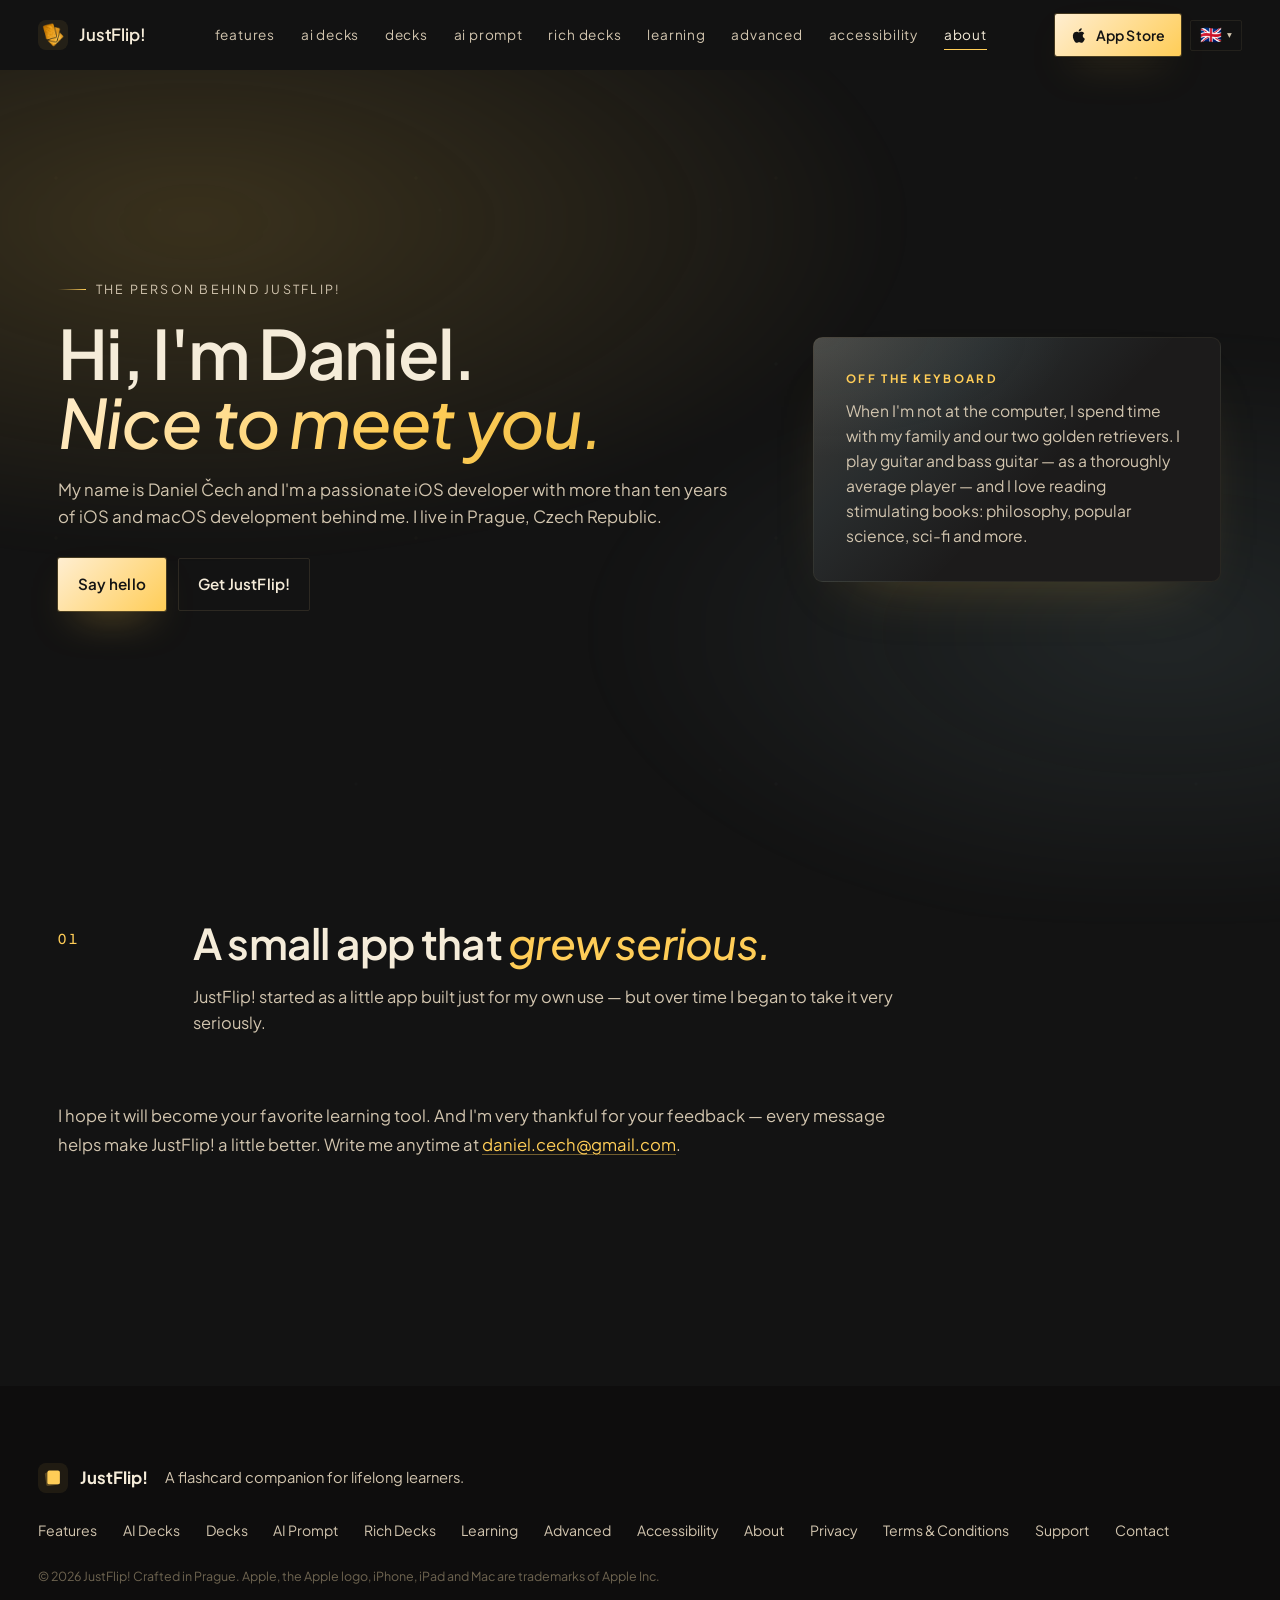
<file: about.html>
<!doctype html>
<html lang="en">
<head>
  <meta charset="utf-8" />
  <meta name="viewport" content="width=device-width, initial-scale=1, viewport-fit=cover" />
  <meta name="theme-color" content="#131313" />

  <link rel="icon" type="image/svg+xml" href="/favicon.svg">
  <link rel="icon" type="image/png" sizes="96x96" href="/favicon-96x96.png">
  <link rel="icon" type="image/x-icon" href="/favicon.ico">
  <link rel="apple-touch-icon" href="/apple-touch-icon.png">
  <link rel="manifest" href="/site.webmanifest">

  <title data-i18n="about.metaTitle">JustFlip! About the developer</title>
  <meta name="description" content="Meet Daniel Čech, the iOS developer behind JustFlip! — a spaced-repetition flashcard app crafted in Prague." data-i18n-attr="content" data-i18n-content="about.metaDescription" />

  <link rel="preconnect" href="https://fonts.googleapis.com">
  <link rel="preconnect" href="https://fonts.gstatic.com" crossorigin>
  <link href="https://fonts.googleapis.com/css2?family=Plus+Jakarta+Sans:ital,wght@0,300;0,400;0,500;0,600;0,700;1,400&display=swap" rel="stylesheet">

  <link rel="stylesheet" href="css/styles.css" />
</head>
<body>

  <header class="nav" id="nav">
    <a class="nav__brand" href="index.html#top" aria-label="JustFlip! - home">
      <span class="nav__mark" aria-hidden="true">
        <img src="images/Icon.png" alt="" width="26" height="26">
      </span>
      <span class="nav__name">JustFlip!</span>
    </a>

    <nav class="nav__links" aria-label="Primary">
      <a href="index.html" data-i18n="nav.features">Features</a>
      <a href="index.html#ai" data-i18n="nav.aiDecks">AI Decks</a>
      <a href="decks/" data-i18n="nav.decks">Decks</a>
      <a href="ai-prompt.html" data-i18n="nav.aiPrompt">AI Prompt</a>
      <a href="ai-skill.html" data-i18n="nav.richDecks">Rich Decks</a>
      <a href="learning.html" data-i18n="nav.learning">Learning</a>
      <a href="advanced.html" data-i18n="nav.advanced">Advanced</a>
      <a href="accessibility/" data-i18n="accessibility.navLabel">Accessibility</a>
      <a href="about.html" aria-current="page" data-i18n="nav.about">About</a>
    </nav>

    <div class="nav__actions">
      <a class="btn btn--primary nav__cta" href="https://apps.apple.com/cz/app/justflip-flashcards-learning/id6770141421?mt=12" target="_blank" rel="noopener" aria-label="App Store" data-i18n-attr="aria-label" data-i18n-aria-label="nav.appStore">
        <svg viewBox="0 0 24 24" width="16" height="16" aria-hidden="true"><path fill="currentColor" d="M17.6 13.3c0-2.7 2.2-4 2.3-4-1.3-1.8-3.3-2.1-4-2.1-1.7-.2-3.3 1-4.1 1-.9 0-2.2-1-3.6-1-1.8 0-3.6 1.1-4.5 2.7-1.9 3.4-.5 8.4 1.4 11.1.9 1.3 2 2.8 3.5 2.7 1.4-.1 1.9-.9 3.6-.9s2.1.9 3.6.9c1.5 0 2.5-1.3 3.4-2.7.7-1 1.3-2.2 1.6-3.4-1.5-.6-3.2-2.3-3.2-4.3zM14.9 5.2c.8-.9 1.3-2.2 1.1-3.5-1.1.1-2.4.7-3.2 1.6-.7.8-1.4 2.1-1.2 3.4 1.2.1 2.5-.6 3.3-1.5z"/></svg>
        <span data-i18n="nav.appStore">App Store</span>
      </a>
    </div>
  </header>

  <main id="top" class="prompt-page about-page">

    <!-- Hero -->
    <section class="prompt-hero" data-section>
      <div class="hero__bg" aria-hidden="true">
        <div class="hero__beam"></div>
        <div class="hero__grain"></div>
      </div>

      <div class="prompt-hero__copy">
        <p class="eyebrow" data-i18n="about.eyebrow">The person behind JustFlip!</p>
        <h1 class="display" data-i18n="about.title">
          Hi, I'm Daniel.<br/>
          <em>Nice to meet you.</em>
        </h1>
        <p class="lede" data-i18n="about.lede">
          My name is Daniel Čech and I'm a passionate iOS developer with more than
          ten years of iOS and macOS development behind me. I live in Prague,
          Czech Republic.
        </p>
        <div class="hero__actions">
          <a class="btn btn--primary" href="mailto:daniel.cech@gmail.com" data-i18n="about.contactCta">Say hello</a>
          <a class="btn btn--ghost" href="index.html#download" data-i18n="about.downloadCta">Get JustFlip!</a>
        </div>
      </div>

      <aside class="prompt-hero__panel">
        <span class="prompt-hero__panel-kicker" data-i18n="about.panelKicker">Off the keyboard</span>
        <p data-i18n="about.panelText">
          When I'm not at the computer, I spend time with my family and our two
          golden retrievers. I play guitar and bass guitar — as a thoroughly average
          player — and I love reading stimulating books: philosophy, popular science,
          sci-fi and more.
        </p>
      </aside>
    </section>

    <!-- 01 · The story of JustFlip -->
    <section class="section section--prompt" id="story" data-section>
      <header class="section__head">
        <span class="section__number">01</span>
        <div>
          <h2 class="headline" data-i18n="about.storyTitle">A small app that <em>grew serious.</em></h2>
          <p class="kicker" data-i18n="about.storyKicker">
            JustFlip! started as a little app built just for my own use — but over
            time I began to take it very seriously.
          </p>
        </div>
      </header>

      <div class="article-prose">
        <p data-i18n="about.storyP1">
          I hope it will become your favorite learning tool. And I'm very thankful
          for your feedback — every message helps make JustFlip! a little better.
          Write me anytime at
          <a class="legal-link" href="mailto:daniel.cech@gmail.com">daniel.cech@gmail.com</a>.
        </p>
      </div>
    </section>

  </main>

  <footer class="footer" id="about">
    <div class="footer__inner">
      <div class="footer__brand">
        <span class="nav__mark" aria-hidden="true">
          <svg viewBox="0 0 32 32" width="20" height="20">
            <rect x="4" y="6" width="20" height="22" rx="3" fill="#ffcd57" opacity=".25" transform="rotate(-8 14 17)"/>
            <rect x="7" y="4" width="20" height="22" rx="3" fill="#ffcd57"/>
          </svg>
        </span>
        <strong>JustFlip!</strong>
        <span class="footer__tag" data-i18n="footer.tagline">A flashcard companion for lifelong learners.</span>
      </div>

      <nav class="footer__nav" aria-label="Footer">
        <a href="index.html" data-i18n="footer.features">Features</a>
        <a href="index.html#ai" data-i18n="footer.aiDecks">AI Decks</a>
        <a href="decks/" data-i18n="footer.decks">Decks</a>
        <a href="ai-prompt.html" data-i18n="footer.aiPrompt">AI Prompt</a>
        <a href="ai-skill.html" data-i18n="footer.richDecks">Rich Decks</a>
        <a href="learning.html" data-i18n="footer.learning">Learning</a>
        <a href="advanced.html" data-i18n="footer.advanced">Advanced</a>
        <a href="accessibility/" data-i18n="accessibility.navLabel">Accessibility</a>
        <a href="about.html" data-i18n="footer.about">About</a>
        <a href="privacy.html" data-i18n="footer.privacy">Privacy</a>
        <a href="terms.html" data-i18n="footer.terms">Terms &amp; Conditions</a>
        <a href="mailto:daniel.cech@gmail.com" data-i18n="footer.support">Support</a>
        <a href="mailto:daniel.cech@gmail.com" data-i18n="footer.contact">Contact</a>
      </nav>

      <p class="footer__copy" data-i18n="footer.copyright">© <span id="year"></span> JustFlip! Crafted in Prague. Apple, the Apple logo, iPhone, iPad and Mac are trademarks of Apple Inc.</p>
    </div>
  </footer>

  <script src="js/i18n.js" defer></script>
  <script src="js/main.js" defer></script>
</body>
</html>
</file>
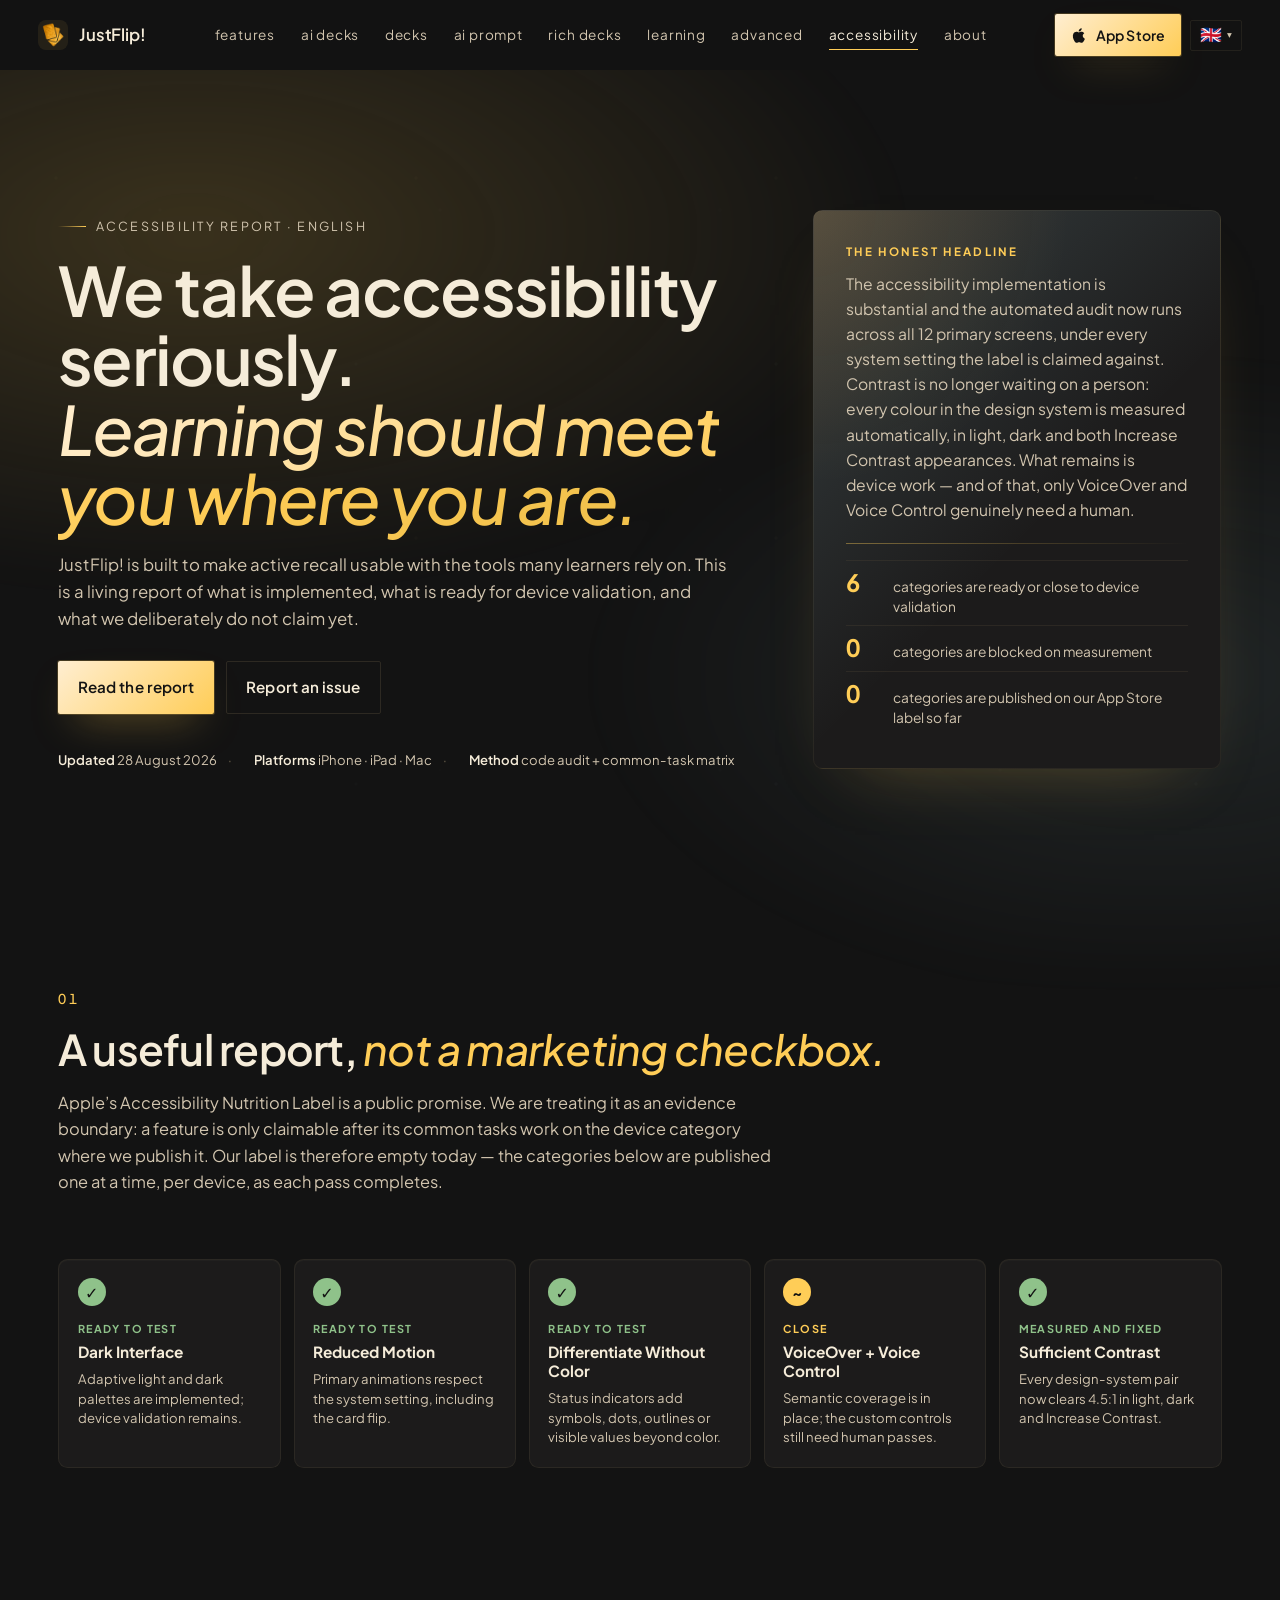
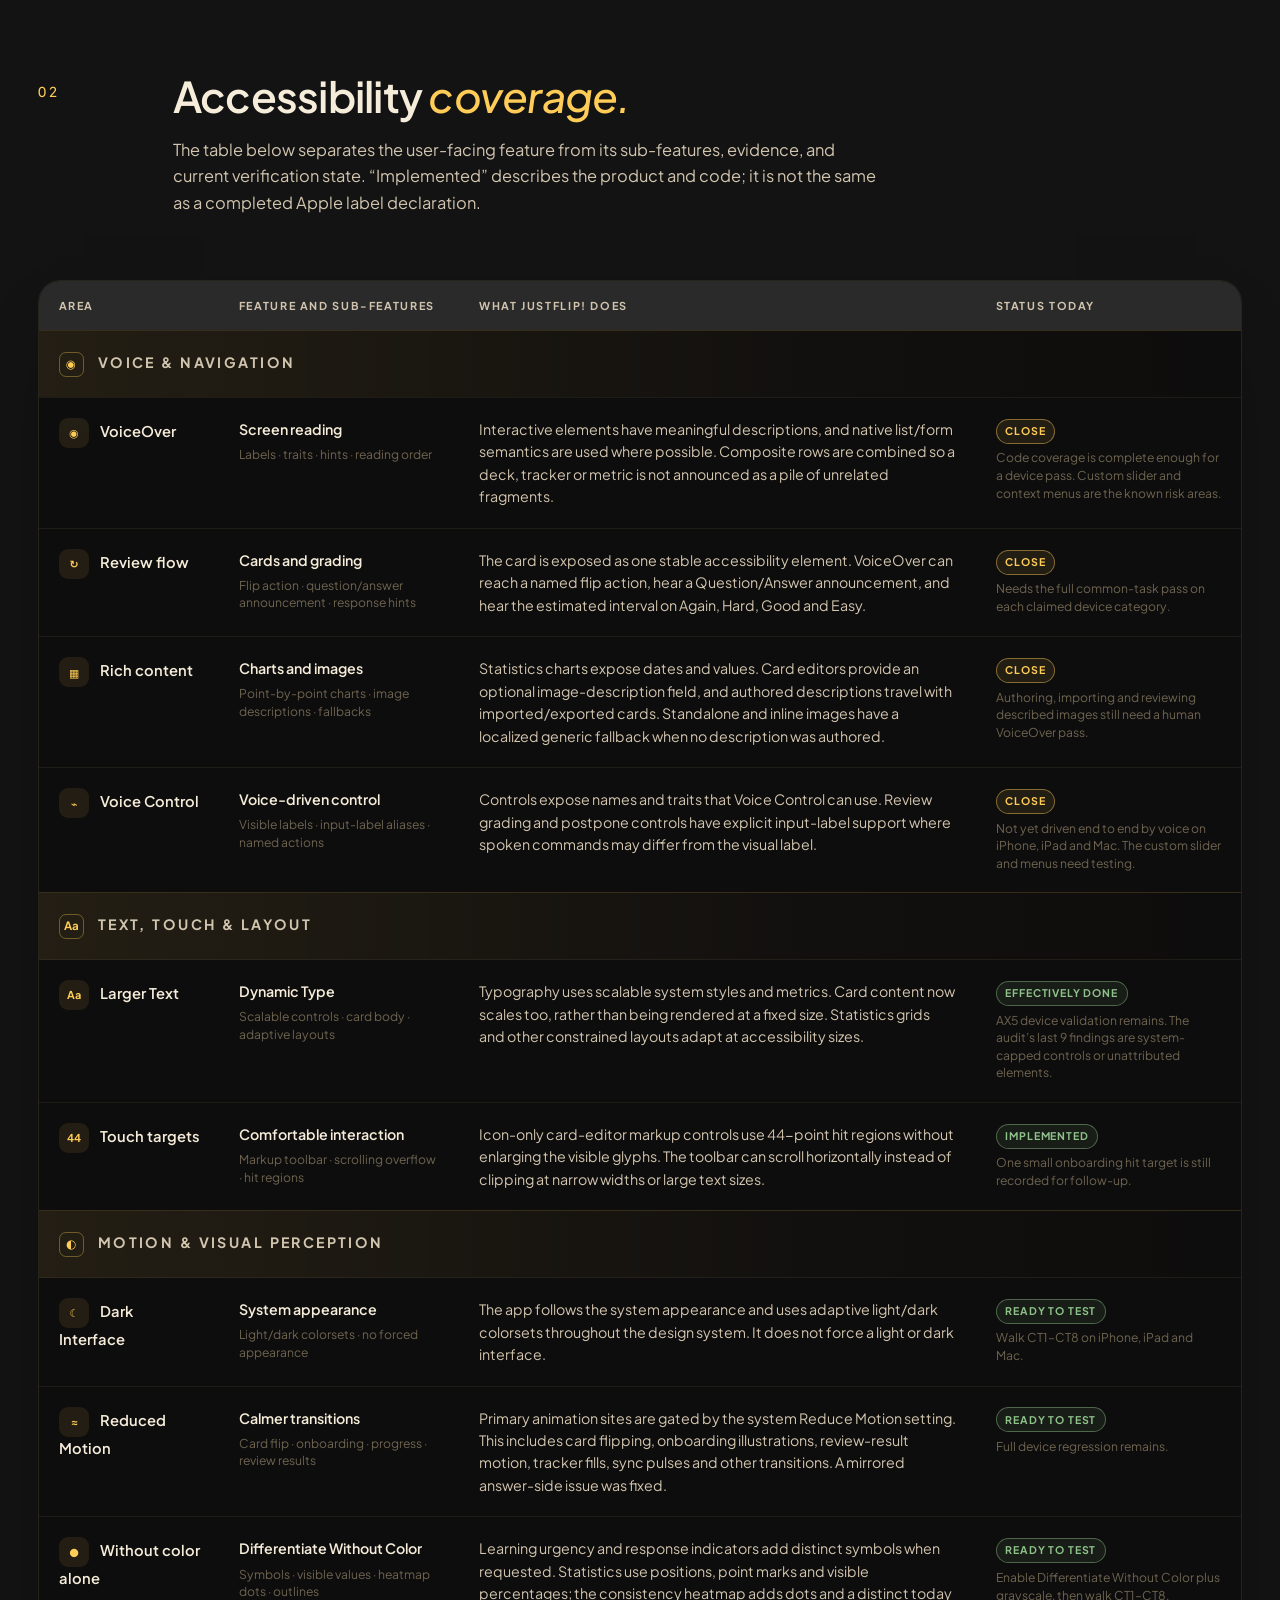
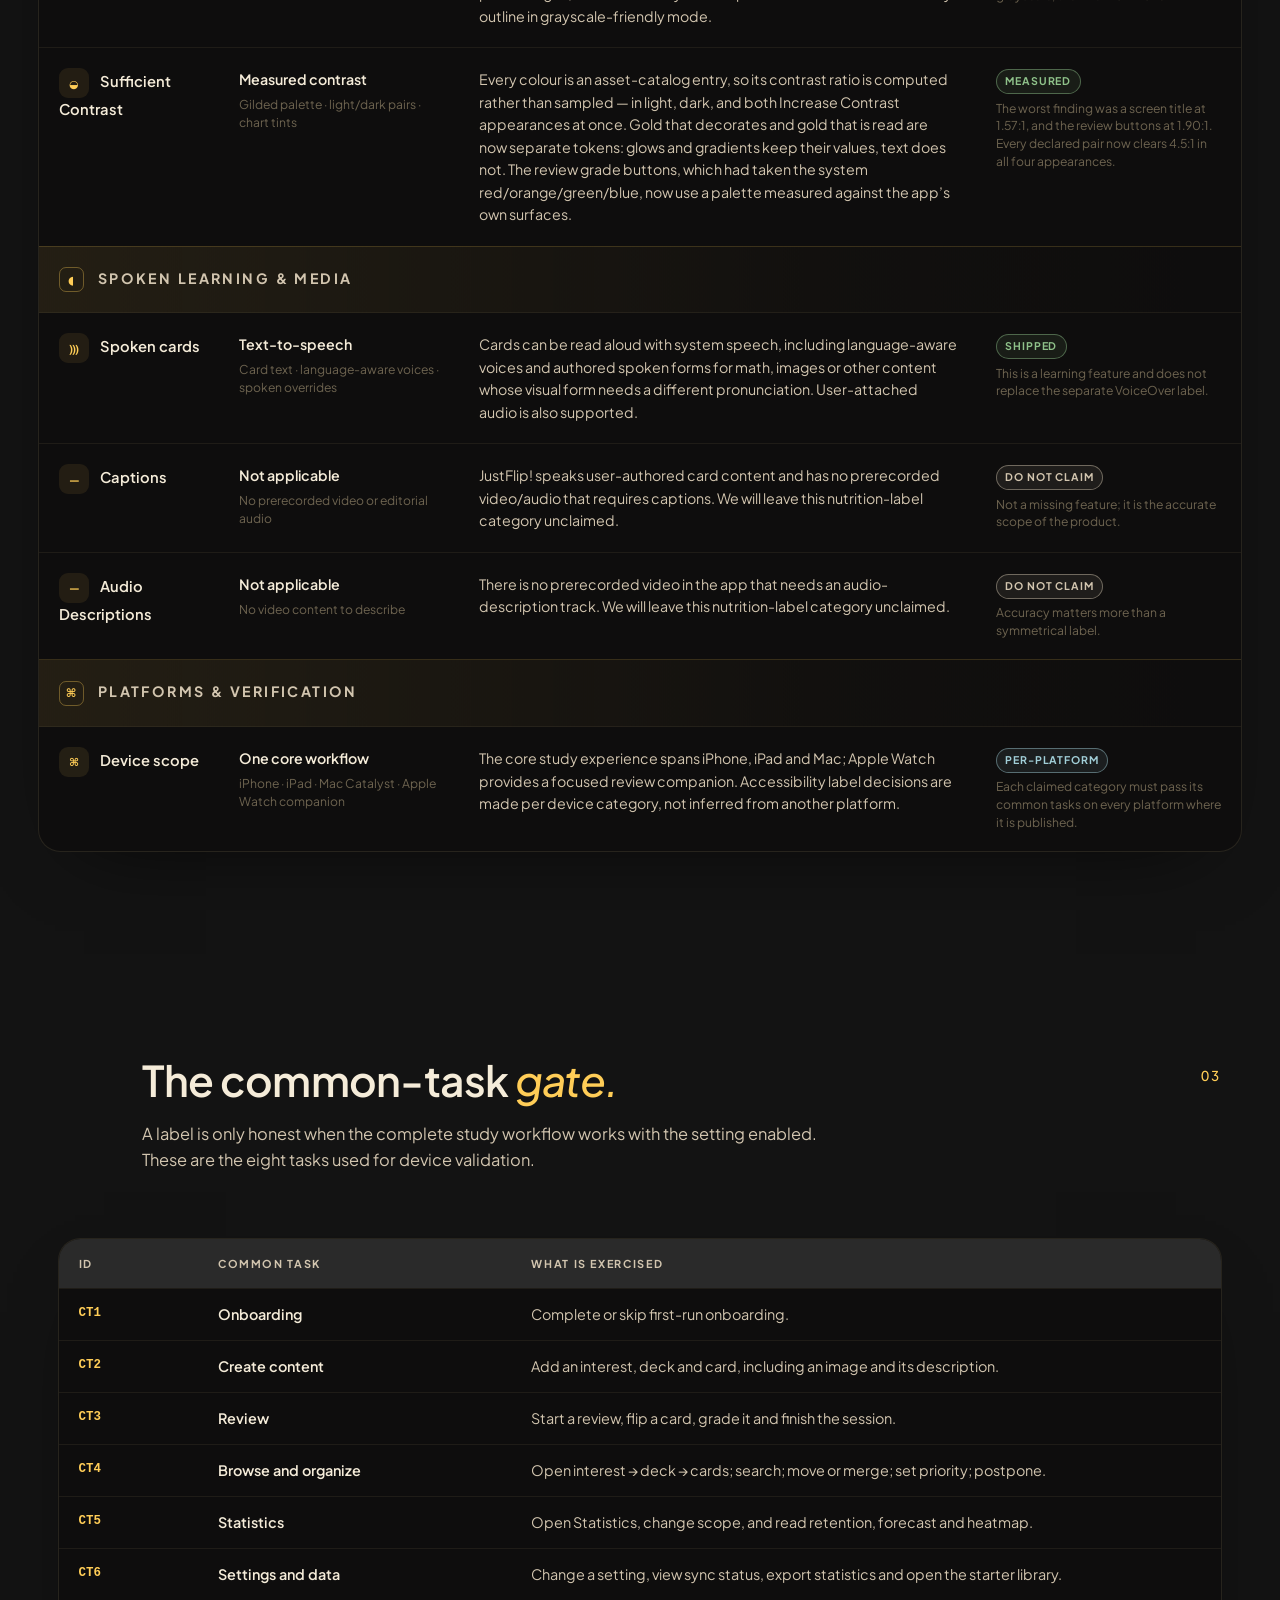
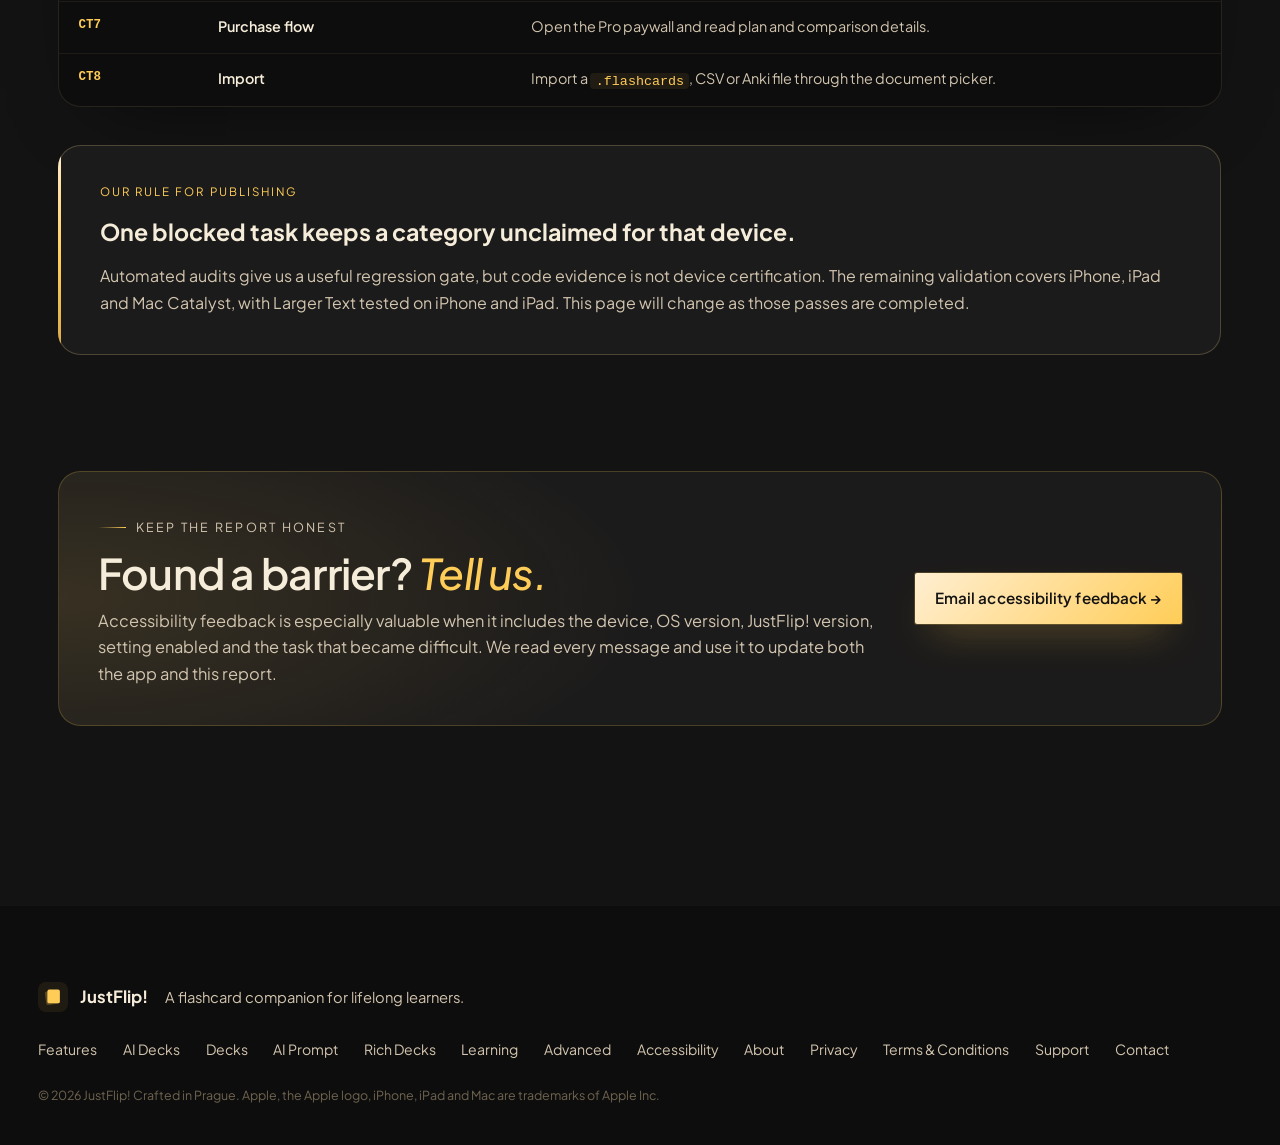
<file: accessibility.html>
<!doctype html>
<html lang="en">
<head>
  <meta charset="utf-8" />
  <meta http-equiv="refresh" content="0; url=accessibility/" />
  <link rel="canonical" href="https://just-flip.app/accessibility" />
  <title>JustFlip! Accessibility</title>
  <script>window.location.replace('accessibility/index.html');</script>
</head>
<body>
  <p>This page has moved to <a href="accessibility/">just-flip.app/accessibility</a>.</p>
</body>
</html>
</file>
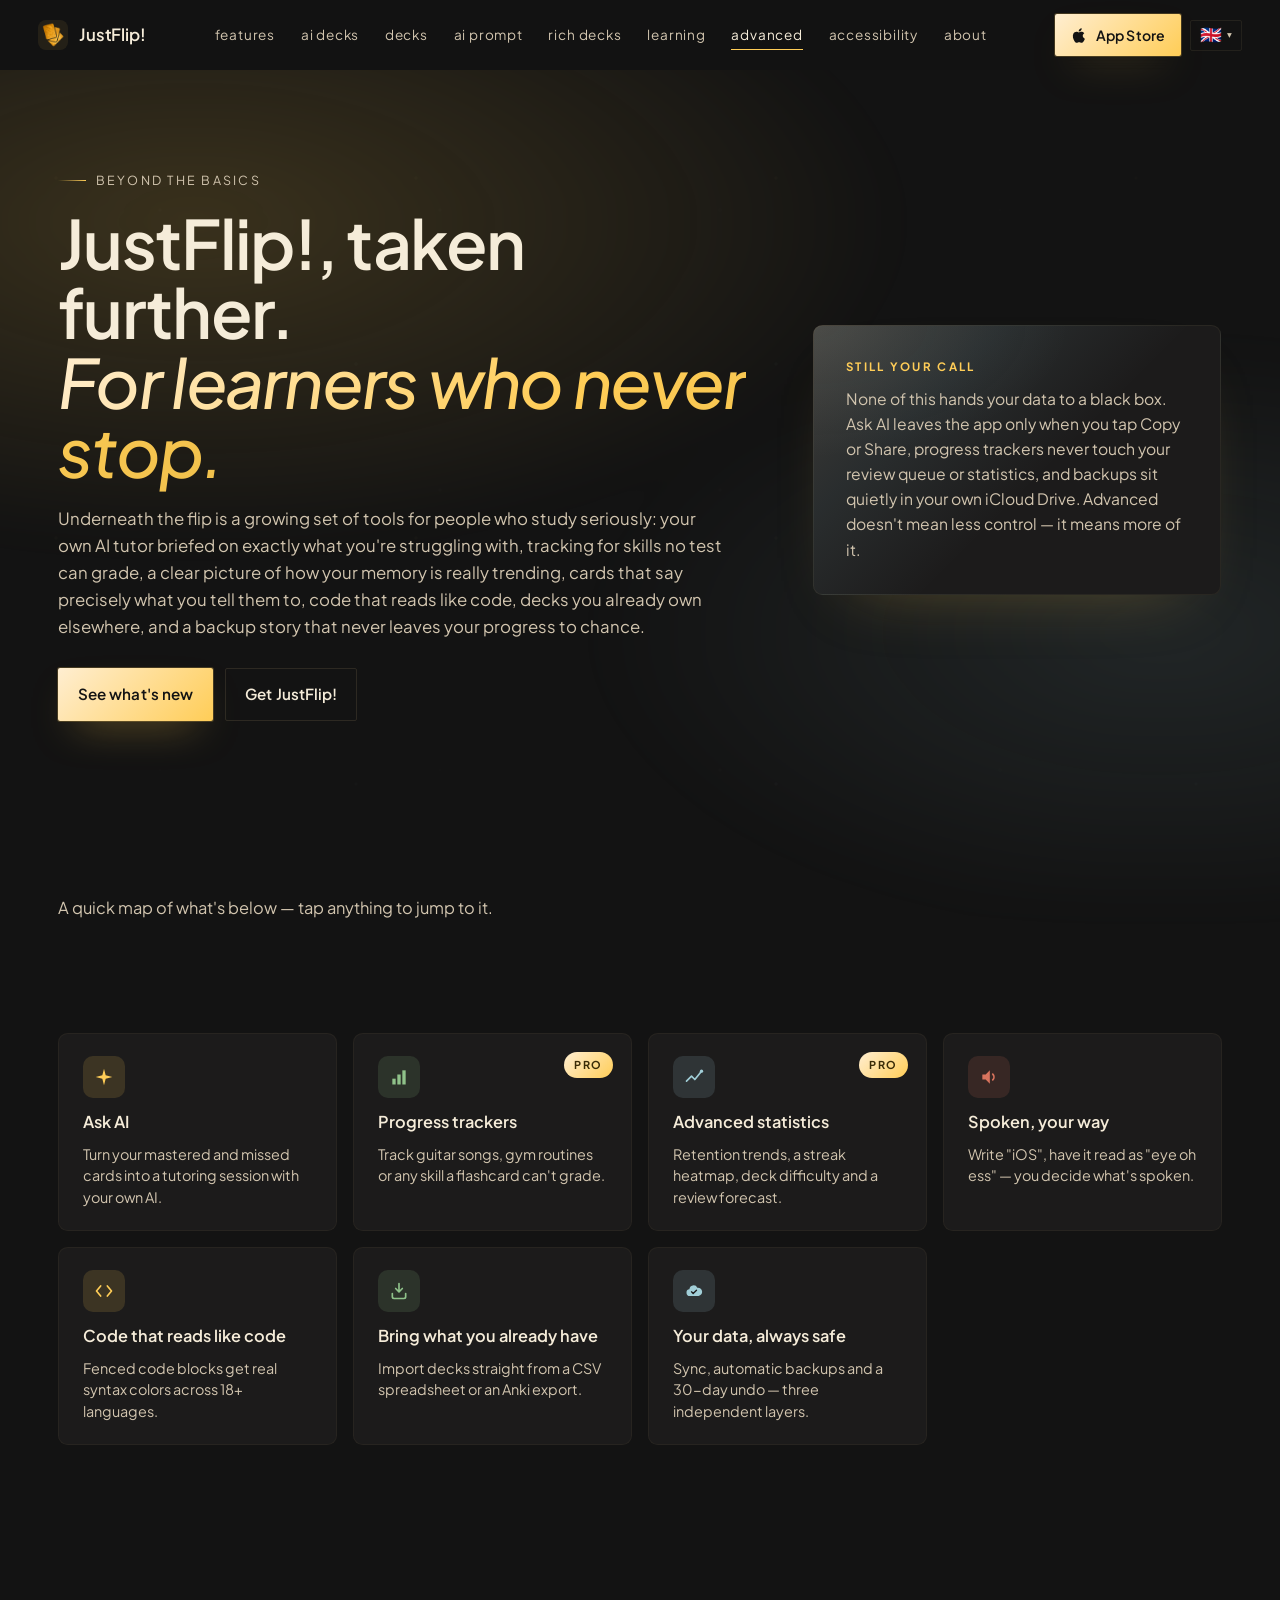
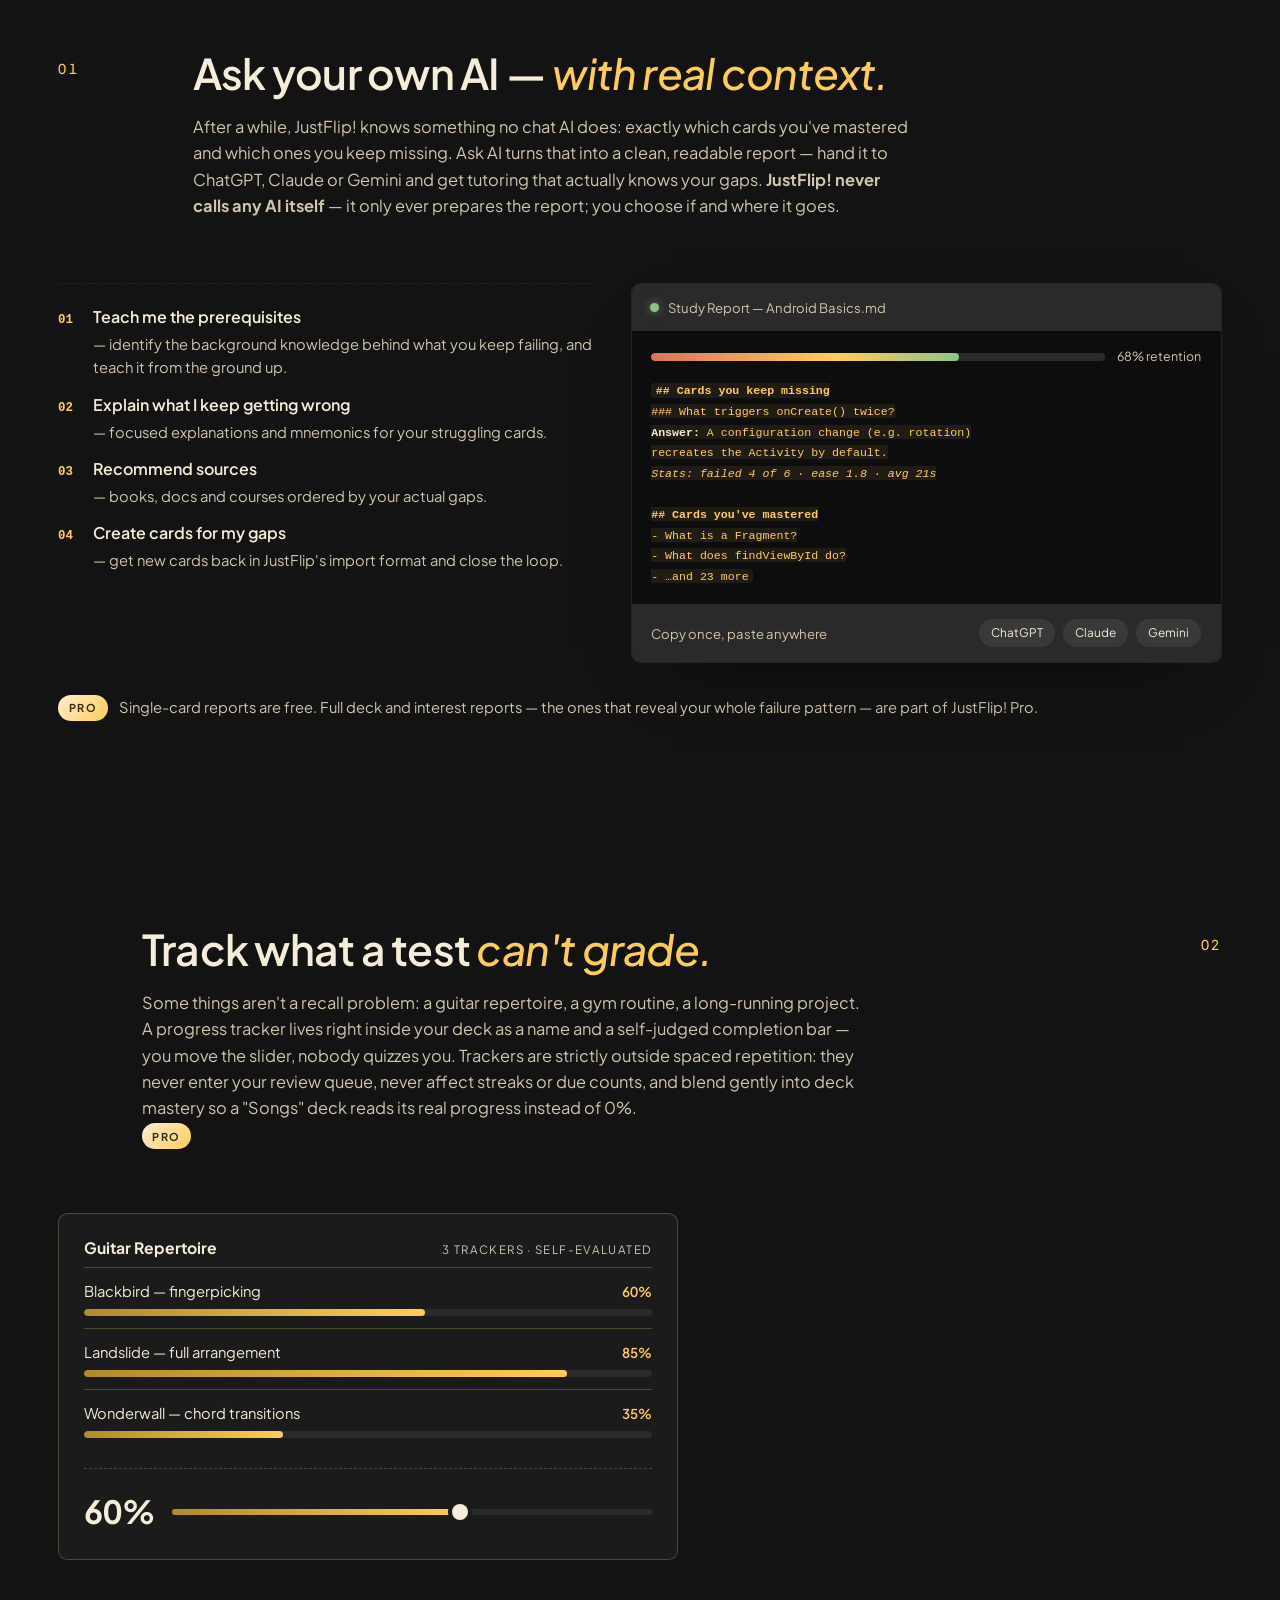
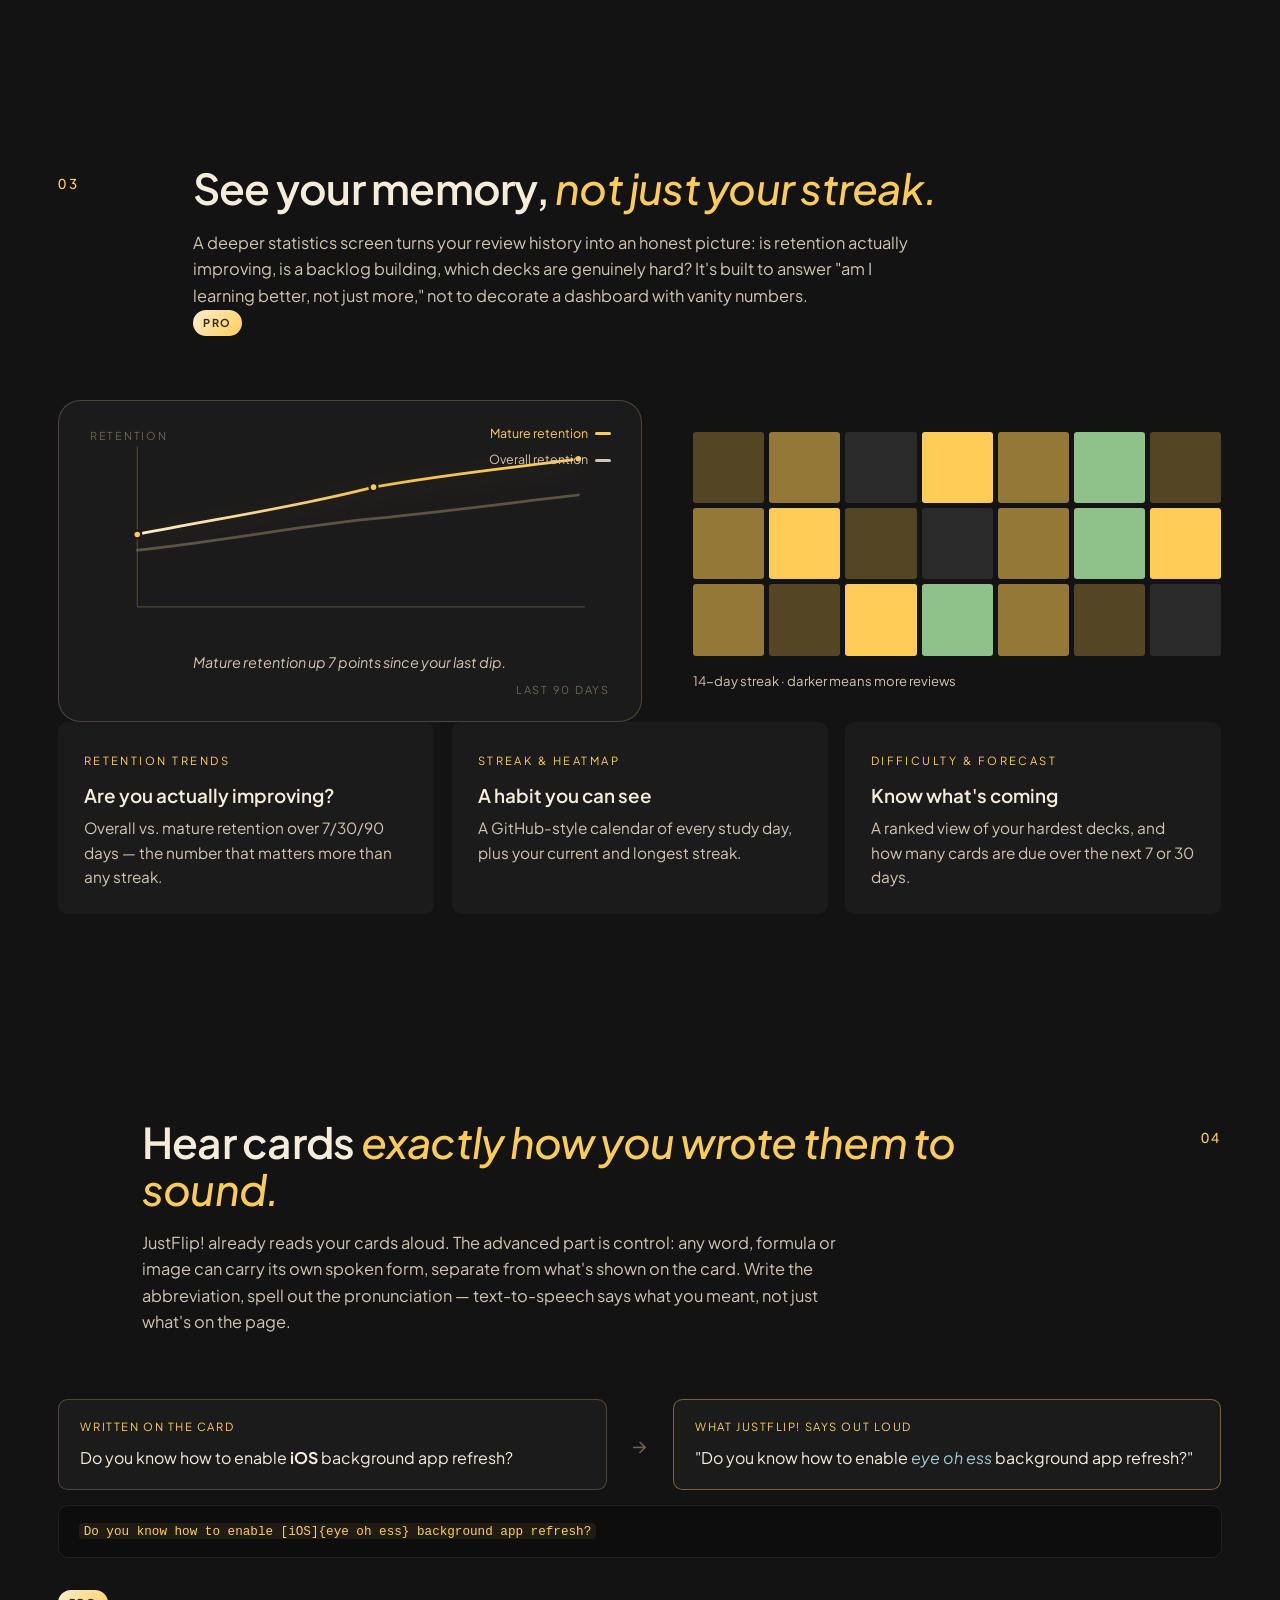
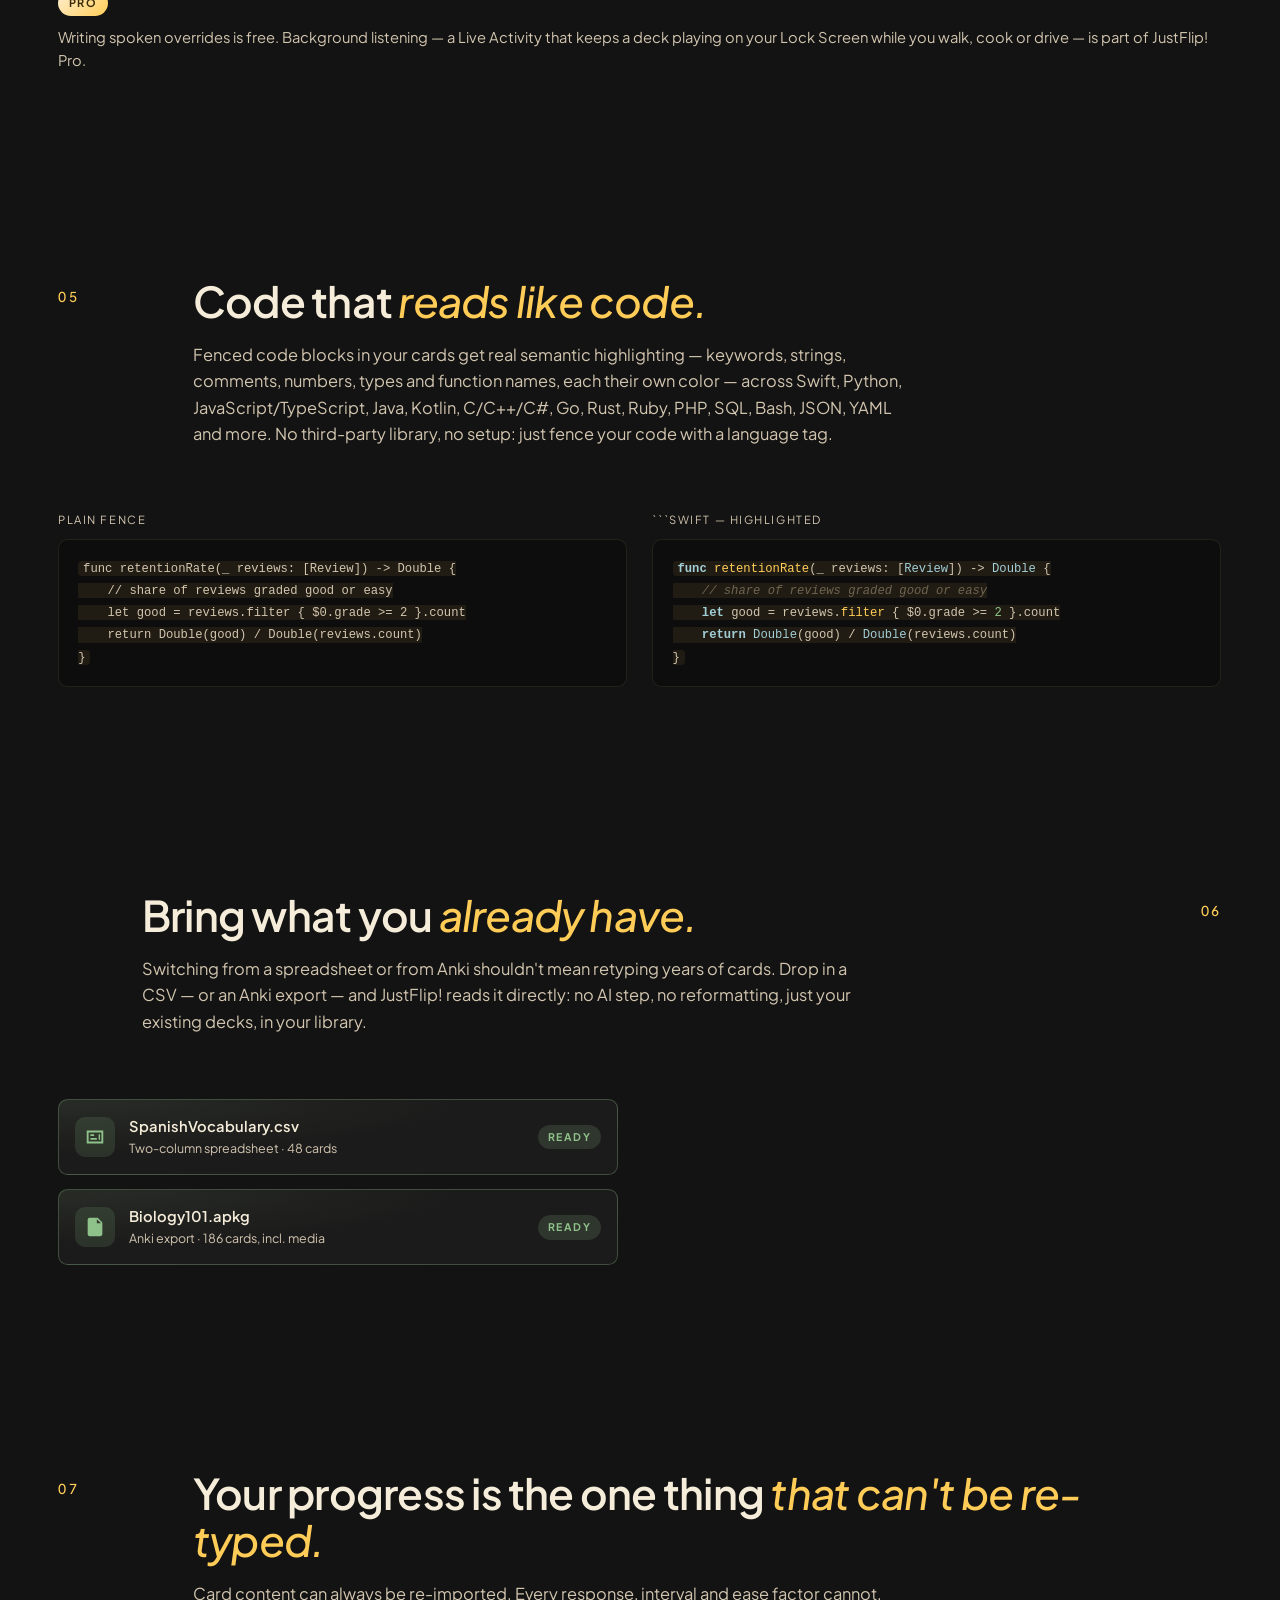
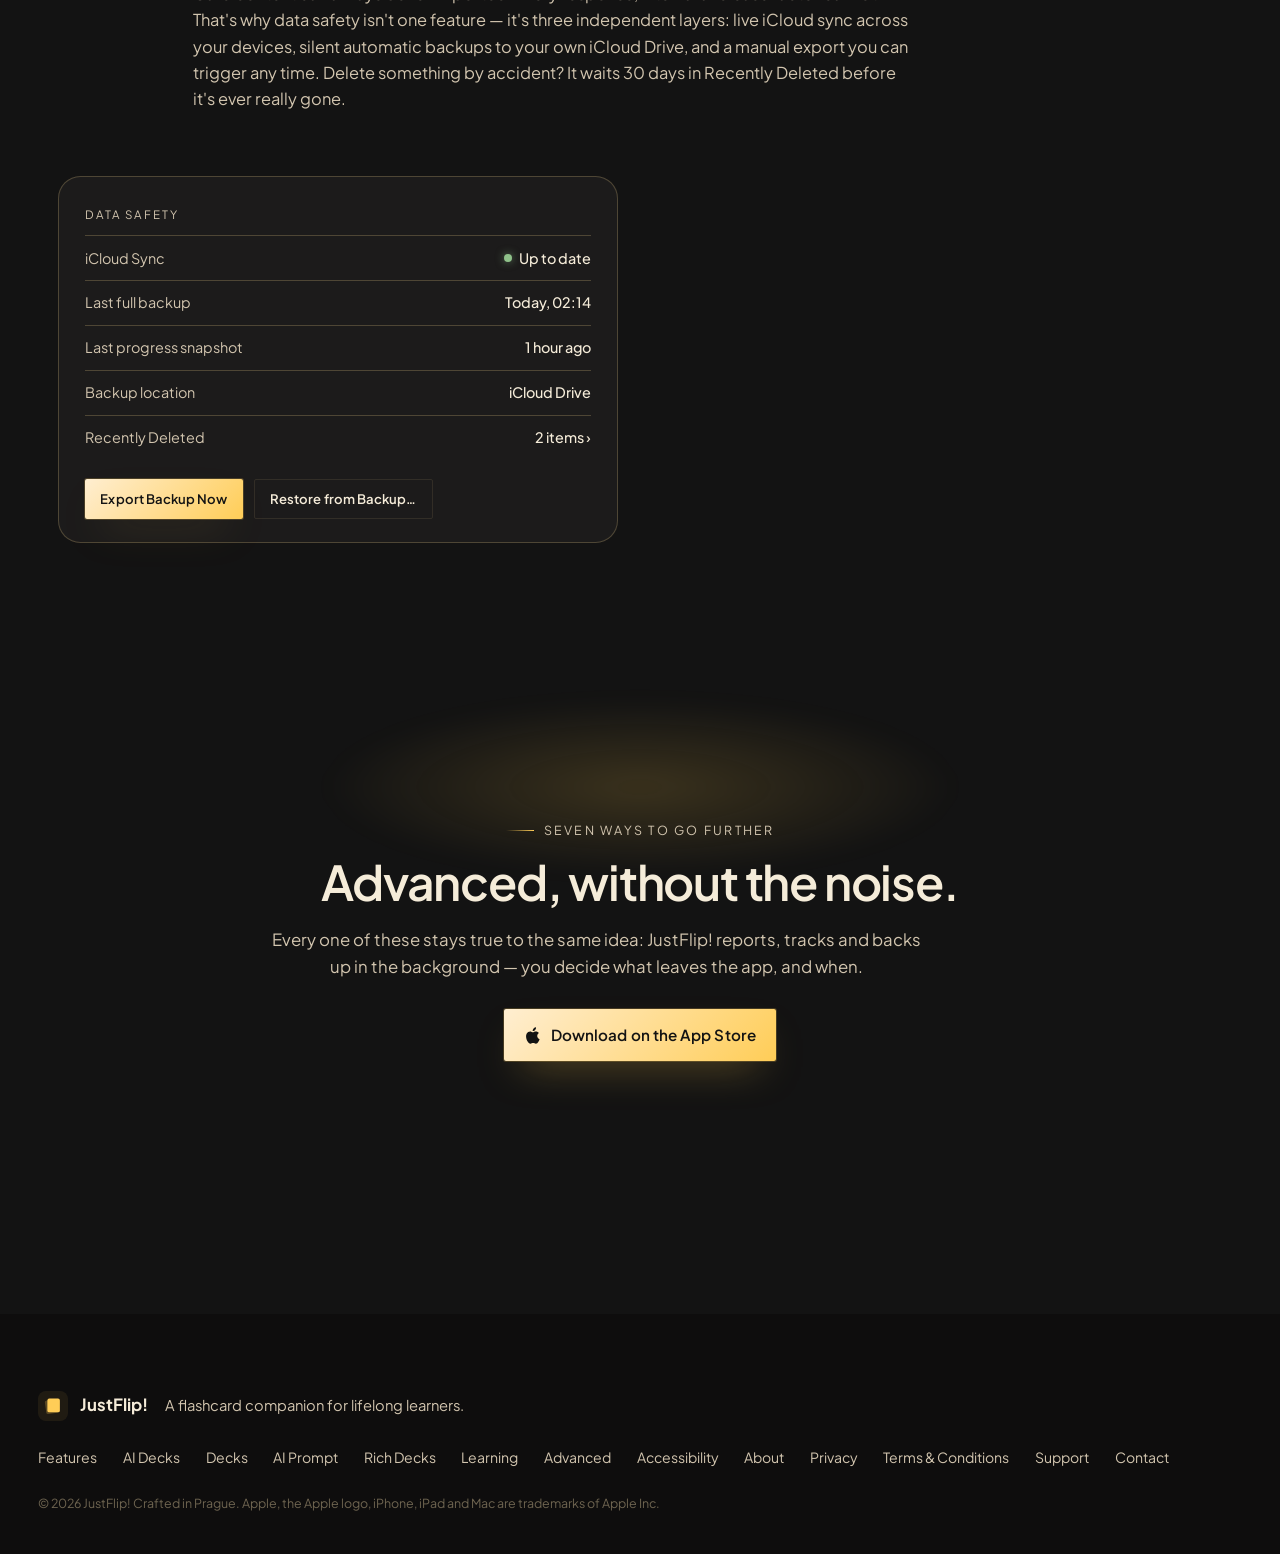
<file: advanced.html>
<!doctype html>
<html lang="en">
<head>
  <meta charset="utf-8" />
  <meta name="viewport" content="width=device-width, initial-scale=1, viewport-fit=cover" />
  <meta name="theme-color" content="#131313" />

  <link rel="icon" type="image/svg+xml" href="/favicon.svg">
  <link rel="icon" type="image/png" sizes="96x96" href="/favicon-96x96.png">
  <link rel="icon" type="image/x-icon" href="/favicon.ico">
  <link rel="apple-touch-icon" href="/apple-touch-icon.png">
  <link rel="manifest" href="/site.webmanifest">

  <title data-i18n="advanced.metaTitle">JustFlip! Advanced — Ask AI, progress trackers, statistics &amp; more</title>
  <meta name="description" content="Seven tools for people who study seriously: Ask AI tutoring built from your own stats, progress trackers for skills SRS can't grade, real statistics, spoken-form control, code syntax highlighting, CSV/Anki import and automatic backup." data-i18n-attr="content" data-i18n-content="advanced.metaDescription" />

  <link rel="preconnect" href="https://fonts.googleapis.com">
  <link rel="preconnect" href="https://fonts.gstatic.com" crossorigin>
  <link href="https://fonts.googleapis.com/css2?family=Plus+Jakarta+Sans:ital,wght@0,300;0,400;0,500;0,600;0,700;1,400&display=swap" rel="stylesheet">

  <link rel="stylesheet" href="css/styles.css" />
</head>
<body>

  <header class="nav" id="nav">
    <a class="nav__brand" href="index.html#top" aria-label="JustFlip! - home">
      <span class="nav__mark" aria-hidden="true">
        <img src="images/Icon.png" alt="" width="26" height="26">
      </span>
      <span class="nav__name">JustFlip!</span>
    </a>

    <nav class="nav__links" aria-label="Primary">
      <a href="index.html" data-i18n="nav.features">Features</a>
      <a href="index.html#ai" data-i18n="nav.aiDecks">AI Decks</a>
      <a href="decks/" data-i18n="nav.decks">Decks</a>
      <a href="ai-prompt.html" data-i18n="nav.aiPrompt">AI Prompt</a>
      <a href="ai-skill.html" data-i18n="nav.richDecks">Rich Decks</a>
      <a href="learning.html" data-i18n="nav.learning">Learning</a>
      <a href="advanced.html" aria-current="page" data-i18n="nav.advanced">Advanced</a>
      <a href="accessibility/" data-i18n="accessibility.navLabel">Accessibility</a>
      <a href="about.html" data-i18n="nav.about">About</a>
    </nav>

    <div class="nav__actions">
      <a class="btn btn--primary nav__cta" href="https://apps.apple.com/cz/app/justflip-flashcards-learning/id6770141421?mt=12" target="_blank" rel="noopener" aria-label="App Store" data-i18n-attr="aria-label" data-i18n-aria-label="nav.appStore">
        <svg viewBox="0 0 24 24" width="16" height="16" aria-hidden="true"><path fill="currentColor" d="M17.6 13.3c0-2.7 2.2-4 2.3-4-1.3-1.8-3.3-2.1-4-2.1-1.7-.2-3.3 1-4.1 1-.9 0-2.2-1-3.6-1-1.8 0-3.6 1.1-4.5 2.7-1.9 3.4-.5 8.4 1.4 11.1.9 1.3 2 2.8 3.5 2.7 1.4-.1 1.9-.9 3.6-.9s2.1.9 3.6.9c1.5 0 2.5-1.3 3.4-2.7.7-1 1.3-2.2 1.6-3.4-1.5-.6-3.2-2.3-3.2-4.3zM14.9 5.2c.8-.9 1.3-2.2 1.1-3.5-1.1.1-2.4.7-3.2 1.6-.7.8-1.4 2.1-1.2 3.4 1.2.1 2.5-.6 3.3-1.5z"/></svg>
        <span data-i18n="nav.appStore">App Store</span>
      </a>
    </div>
  </header>

  <main id="top" class="prompt-page advanced-page">

    <!-- Hero -->
    <section class="prompt-hero" data-section>
      <div class="hero__bg" aria-hidden="true">
        <div class="hero__beam"></div>
        <div class="hero__grain"></div>
      </div>

      <div class="prompt-hero__copy">
        <p class="eyebrow" data-i18n="advanced.eyebrow">Beyond the basics</p>
        <h1 class="display" data-i18n="advanced.title">
          JustFlip!, taken further.<br/>
          <em>For learners who never stop.</em>
        </h1>
        <p class="lede" data-i18n="advanced.lede">
          Underneath the flip is a growing set of tools for people who study seriously: your
          own AI tutor briefed on exactly what you're struggling with, tracking for skills no
          test can grade, a clear picture of how your memory is really trending, cards that say
          precisely what you tell them to, code that reads like code, decks you already own
          elsewhere, and a backup story that never leaves your progress to chance.
        </p>
        <div class="hero__actions">
          <a class="btn btn--primary" href="#ask-ai" data-i18n="advanced.exploreCta">See what's new</a>
          <a class="btn btn--ghost" href="index.html#download" data-i18n="advanced.downloadCta">Get JustFlip!</a>
        </div>
      </div>

      <aside class="prompt-hero__panel">
        <span class="prompt-hero__panel-kicker" data-i18n="advanced.panelKicker">Still your call</span>
        <p data-i18n="advanced.panelText">
          None of this hands your data to a black box. Ask AI leaves the app only when you tap
          Copy or Share, progress trackers never touch your review queue or statistics, and
          backups sit quietly in your own iCloud Drive. Advanced doesn't mean less control —
          it means more of it.
        </p>
      </aside>
    </section>

    <!-- Overview map -->
    <section class="section section--prompt-help" data-section>
      <header class="section__head section__head--flush">
        <div>
          <h2 class="headline" data-i18n="advanced.gridTitle">Seven ways to go <em>further.</em></h2>
          <p class="kicker" data-i18n="advanced.gridKicker">A quick map of what's below — tap anything to jump to it.</p>
        </div>
      </header>

      <div class="adv-grid">
        <a class="adv-card" href="#ask-ai">
          <span class="adv-card__icon" style="--c:#ffcd57" aria-hidden="true">
            <svg viewBox="0 0 24 24" width="20" height="20"><path fill="currentColor" d="M12 2l2 8 8 2-8 2-2 8-2-8-8-2 8-2z"/></svg>
          </span>
          <h3 data-i18n="advanced.gridAskTitle">Ask AI</h3>
          <p data-i18n="advanced.gridAskText">Turn your mastered and missed cards into a tutoring session with your own AI.</p>
        </a>
        <a class="adv-card" href="#progress-trackers">
          <span class="adv-card__badge badge-pro badge-pro--floating" data-i18n="advanced.badgePro">Pro</span>
          <span class="adv-card__icon" style="--c:#8fc28a" aria-hidden="true">
            <svg viewBox="0 0 24 24" width="20" height="20"><rect x="4" y="14" width="4" height="7" fill="currentColor"/><rect x="10" y="9" width="4" height="12" fill="currentColor"/><rect x="16" y="4" width="4" height="17" fill="currentColor"/></svg>
          </span>
          <h3 data-i18n="advanced.gridTrackersTitle">Progress trackers</h3>
          <p data-i18n="advanced.gridTrackersText">Track guitar songs, gym routines or any skill a flashcard can't grade.</p>
        </a>
        <a class="adv-card" href="#advanced-statistics">
          <span class="adv-card__badge badge-pro badge-pro--floating" data-i18n="advanced.badgePro">Pro</span>
          <span class="adv-card__icon" style="--c:#a1ced7" aria-hidden="true">
            <svg viewBox="0 0 24 24" width="20" height="20"><path stroke="currentColor" stroke-width="2" fill="none" stroke-linecap="round" stroke-linejoin="round" d="M3 17l6-6 4 4 8-10"/><circle cx="21" cy="5" r="2" fill="currentColor"/></svg>
          </span>
          <h3 data-i18n="advanced.gridStatsTitle">Advanced statistics</h3>
          <p data-i18n="advanced.gridStatsText">Retention trends, a streak heatmap, deck difficulty and a review forecast.</p>
        </a>
        <a class="adv-card" href="#spoken-cards">
          <span class="adv-card__icon" style="--c:#d9745e" aria-hidden="true">
            <svg viewBox="0 0 24 24" width="20" height="20"><path fill="currentColor" d="M4 9v6h4l5 5V4L8 9H4z"/><path stroke="currentColor" stroke-width="2" fill="none" stroke-linecap="round" d="M16.5 8.5a5 5 0 0 1 0 7"/></svg>
          </span>
          <h3 data-i18n="advanced.gridSpokenTitle">Spoken, your way</h3>
          <p data-i18n="advanced.gridSpokenText">Write "iOS", have it read as "eye oh ess" — you decide what's spoken.</p>
        </a>
        <a class="adv-card" href="#code-highlighting">
          <span class="adv-card__icon" style="--c:#ffcd57" aria-hidden="true">
            <svg viewBox="0 0 24 24" width="20" height="20"><path stroke="currentColor" stroke-width="2" fill="none" stroke-linecap="round" stroke-linejoin="round" d="M8 6L3 12l5 6M16 6l5 6-5 6"/></svg>
          </span>
          <h3 data-i18n="advanced.gridCodeTitle">Code that reads like code</h3>
          <p data-i18n="advanced.gridCodeText">Fenced code blocks get real syntax colors across 18+ languages.</p>
        </a>
        <a class="adv-card" href="#import">
          <span class="adv-card__icon" style="--c:#8fc28a" aria-hidden="true">
            <svg viewBox="0 0 24 24" width="20" height="20"><path stroke="currentColor" stroke-width="2" fill="none" stroke-linecap="round" stroke-linejoin="round" d="M12 3v10M8 9l4 4 4-4M4 15v4a2 2 0 0 0 2 2h12a2 2 0 0 0 2-2v-4"/></svg>
          </span>
          <h3 data-i18n="advanced.gridImportTitle">Bring what you already have</h3>
          <p data-i18n="advanced.gridImportText">Import decks straight from a CSV spreadsheet or an Anki export.</p>
        </a>
        <a class="adv-card" href="#data-safety">
          <span class="adv-card__icon" style="--c:#a1ced7" aria-hidden="true">
            <svg viewBox="0 0 24 24" width="20" height="20"><path fill="currentColor" d="M7 18a4 4 0 0 1-.5-7.97A5 5 0 0 1 16 8.06 4.5 4.5 0 0 1 17.5 18H7Z"/><path stroke="var(--surface-low)" stroke-width="1.6" fill="none" stroke-linecap="round" stroke-linejoin="round" d="M9 13l2 2 4-4"/></svg>
          </span>
          <h3 data-i18n="advanced.gridBackupTitle">Your data, always safe</h3>
          <p data-i18n="advanced.gridBackupText">Sync, automatic backups and a 30-day undo — three independent layers.</p>
        </a>
      </div>
    </section>

    <!-- 01 · Ask AI -->
    <section class="section section--prompt" id="ask-ai" data-section>
      <header class="section__head">
        <span class="section__number">01</span>
        <div>
          <h2 class="headline" data-i18n="advanced.askTitle">Ask your own AI — <em>with real context.</em></h2>
          <p class="kicker" data-i18n="advanced.askKicker">
            After a while, JustFlip! knows something no chat AI does: exactly which cards
            you've mastered and which ones you keep missing. Ask AI turns that into a clean,
            readable report — hand it to ChatGPT, Claude or Gemini and get tutoring that
            actually knows your gaps. <strong>JustFlip! never calls any AI itself</strong> —
            it only ever prepares the report; you choose if and where it goes.
          </p>
        </div>
      </header>

      <div class="ask-layout">
        <ul class="ai__flow ask-modes">
          <li><strong data-i18n="advanced.askMode1Title">Teach me the prerequisites</strong> <em data-i18n="advanced.askMode1Text">— identify the background knowledge behind what you keep failing, and teach it from the ground up.</em></li>
          <li><strong data-i18n="advanced.askMode2Title">Explain what I keep getting wrong</strong> <em data-i18n="advanced.askMode2Text">— focused explanations and mnemonics for your struggling cards.</em></li>
          <li><strong data-i18n="advanced.askMode3Title">Recommend sources</strong> <em data-i18n="advanced.askMode3Text">— books, docs and courses ordered by your actual gaps.</em></li>
          <li><strong data-i18n="advanced.askMode4Title">Create cards for my gaps</strong> <em data-i18n="advanced.askMode4Text">— get new cards back in JustFlip's import format and close the loop.</em></li>
        </ul>

        <div class="report-card" role="img" aria-label="A generated study report, showing mastery stats and a struggling card, ready to copy into any chat AI">
          <div class="report-card__head">
            <span class="report-card__dot" aria-hidden="true"></span>
            <span data-i18n="advanced.reportFileName">Study Report — Android Basics.md</span>
          </div>
          <div class="report-card__bar-row">
            <div class="report-card__bar"><span style="--p:68%"></span></div>
            <span class="report-card__stat" data-i18n="advanced.reportStat">68% retention</span>
          </div>
          <pre class="report-card__doc" aria-hidden="true"><code><span class="rc-h">## Cards you keep missing</span>
### What triggers onCreate() twice?
<strong>Answer:</strong> A configuration change (e.g. rotation)
recreates the Activity by default.
<em>Stats: failed 4 of 6 · ease 1.8 · avg 21s</em>

<span class="rc-h">## Cards you've mastered</span>
- What is a Fragment?
- What does findViewById do?
- …and 23 more</code></pre>
          <div class="report-card__dest">
            <span data-i18n="advanced.reportDestLabel">Copy once, paste anywhere</span>
            <div class="report-card__dest-chips" aria-hidden="true">
              <span>ChatGPT</span><span>Claude</span><span>Gemini</span>
            </div>
          </div>
        </div>
      </div>

      <p class="report-note">
        <span class="badge-pro" data-i18n="advanced.badgePro">Pro</span>
        <span data-i18n="advanced.askProNote">Single-card reports are free. Full deck and interest reports — the ones that reveal your whole failure pattern — are part of JustFlip! Pro.</span>
      </p>
    </section>

    <!-- 02 · Progress Trackers -->
    <section class="section section--prompt" id="progress-trackers" data-section>
      <header class="section__head section__head--right">
        <span class="section__number">02</span>
        <div>
          <h2 class="headline" data-i18n="advanced.trackTitle">Track what a test <em>can't grade.</em></h2>
          <p class="kicker" data-i18n="advanced.trackKicker">
            Some things aren't a recall problem: a guitar repertoire, a gym routine, a long-running
            project. A progress tracker lives right inside your deck as a name and a self-judged
            completion bar — you move the slider, nobody quizzes you. Trackers are strictly
            outside spaced repetition: they never enter your review queue, never affect streaks
            or due counts, and blend gently into deck mastery so a "Songs" deck reads its real
            progress instead of 0%.
          </p>
          <span class="badge-pro" data-i18n="advanced.badgePro">Pro</span>
        </div>
      </header>

      <div class="tracker-card">
        <div class="tracker-card__head">
          <strong data-i18n="advanced.trackDeckName">Guitar Repertoire</strong>
          <span data-i18n="advanced.trackDeckMeta">3 trackers · self-evaluated</span>
        </div>
        <div class="tracker-row">
          <span class="tracker-row__name" data-i18n="advanced.trackSong1">Blackbird — fingerpicking</span>
          <span class="tracker-row__pct">60%</span>
          <span class="tracker-row__bar"><span style="--p:60%"></span></span>
        </div>
        <div class="tracker-row">
          <span class="tracker-row__name" data-i18n="advanced.trackSong2">Landslide — full arrangement</span>
          <span class="tracker-row__pct">85%</span>
          <span class="tracker-row__bar"><span style="--p:85%"></span></span>
        </div>
        <div class="tracker-row">
          <span class="tracker-row__name" data-i18n="advanced.trackSong3">Wonderwall — chord transitions</span>
          <span class="tracker-row__pct">35%</span>
          <span class="tracker-row__bar"><span style="--p:35%"></span></span>
        </div>
        <div class="tracker-detail" aria-hidden="true">
          <span class="tracker-detail__pct">60%</span>
          <span class="tracker-detail__slider"></span>
        </div>
      </div>
    </section>

    <!-- 03 · Advanced Statistics -->
    <section class="section section--prompt" id="advanced-statistics" data-section>
      <header class="section__head">
        <span class="section__number">03</span>
        <div>
          <h2 class="headline" data-i18n="advanced.statsTitle">See your memory, <em>not just your streak.</em></h2>
          <p class="kicker" data-i18n="advanced.statsKicker">
            A deeper statistics screen turns your review history into an honest picture: is
            retention actually improving, is a backlog building, which decks are genuinely
            hard? It's built to answer "am I learning better, not just more," not to decorate
            a dashboard with vanity numbers.
          </p>
          <span class="badge-pro" data-i18n="advanced.badgePro">Pro</span>
        </div>
      </header>

      <div class="stat-mini">
        <div class="science">
          <figure class="science__chart" aria-label="Chart showing retention trending upward over the last 90 days, with mature-card retention above overall retention" data-i18n-attr="aria-label" data-i18n-aria-label="advanced.statsChartLabel">
            <div class="science__legend" aria-hidden="true">
              <span class="science__legend-item science__legend-item--spaced" data-i18n="advanced.statsChartMature">Mature retention</span>
              <span class="science__legend-item science__legend-item--cram" data-i18n="advanced.statsChartOverall">Overall retention</span>
            </div>
            <svg class="science__svg" viewBox="0 0 660 260" role="presentation" aria-hidden="true">
              <defs>
                <linearGradient id="science-line-gradient" x1="60" y1="0" x2="620" y2="0" gradientUnits="userSpaceOnUse">
                  <stop offset="0%" stop-color="#ffedd1" />
                  <stop offset="55%" stop-color="#f0c04b" />
                  <stop offset="100%" stop-color="#ffcd57" />
                </linearGradient>
              </defs>
              <line class="science__axis" x1="60" y1="18" x2="60" y2="222" />
              <line class="science__axis" x1="60" y1="222" x2="628" y2="222" />
              <path class="science__line science__line--cram" pathLength="1" d="M60,150 C 160,140 260,120 360,110 C 460,100 550,88 620,80" />
              <path class="science__line science__line--spaced" pathLength="1" stroke="url(#science-line-gradient)" d="M60,130 C 160,110 260,96 360,70 C 460,52 550,44 620,34" />
              <circle class="science__dot" cx="60" cy="130" r="5" />
              <circle class="science__dot" cx="360" cy="70" r="5" />
              <circle class="science__dot" cx="620" cy="34" r="5" />
            </svg>
            <span class="science__axis-label science__axis-label--y" data-i18n="advanced.statsChartY">Retention</span>
            <span class="science__axis-label science__axis-label--x" data-i18n="advanced.statsChartX">Last 90 days</span>
            <p class="science__chart-note" data-i18n="advanced.statsChartNote">Mature retention up 7 points since your last dip.</p>
          </figure>

          <div class="stat-mini__side">
            <div class="heatmap" aria-label="Study calendar heatmap, darker squares mean more reviews that day" role="img">
              <span style="--i:1" data-lvl="1"></span><span style="--i:2" data-lvl="2"></span><span style="--i:3" data-lvl="0"></span><span style="--i:4" data-lvl="3"></span><span style="--i:5" data-lvl="2"></span><span style="--i:6" data-lvl="4"></span><span style="--i:7" data-lvl="1"></span>
              <span style="--i:8" data-lvl="2"></span><span style="--i:9" data-lvl="3"></span><span style="--i:10" data-lvl="1"></span><span style="--i:11" data-lvl="0"></span><span style="--i:12" data-lvl="2"></span><span style="--i:13" data-lvl="4"></span><span style="--i:14" data-lvl="3"></span>
              <span style="--i:15" data-lvl="2"></span><span style="--i:16" data-lvl="1"></span><span style="--i:17" data-lvl="3"></span><span style="--i:18" data-lvl="4"></span><span style="--i:19" data-lvl="2"></span><span style="--i:20" data-lvl="1"></span><span style="--i:21" data-lvl="0"></span>
            </div>
            <p class="heatmap__caption" data-i18n="advanced.statsHeatmapCaption">14-day streak · darker means more reviews</p>
          </div>
        </div>

        <div class="learning-points">
          <div class="tile">
            <span class="tile__num" data-i18n="advanced.statsTile1Tag">Retention trends</span>
            <h3 data-i18n="advanced.statsTile1Title">Are you actually improving?</h3>
            <p data-i18n="advanced.statsTile1Text">Overall vs. mature retention over 7/30/90 days — the number that matters more than any streak.</p>
          </div>
          <div class="tile">
            <span class="tile__num" data-i18n="advanced.statsTile2Tag">Streak &amp; heatmap</span>
            <h3 data-i18n="advanced.statsTile2Title">A habit you can see</h3>
            <p data-i18n="advanced.statsTile2Text">A GitHub-style calendar of every study day, plus your current and longest streak.</p>
          </div>
          <div class="tile">
            <span class="tile__num" data-i18n="advanced.statsTile3Tag">Difficulty &amp; forecast</span>
            <h3 data-i18n="advanced.statsTile3Title">Know what's coming</h3>
            <p data-i18n="advanced.statsTile3Text">A ranked view of your hardest decks, and how many cards are due over the next 7 or 30 days.</p>
          </div>
        </div>
      </div>
    </section>

    <!-- 04 · Spoken Cards -->
    <section class="section section--prompt" id="spoken-cards" data-section>
      <header class="section__head section__head--right">
        <span class="section__number">04</span>
        <div>
          <h2 class="headline" data-i18n="advanced.spokenTitle">Hear cards <em>exactly how you wrote them to sound.</em></h2>
          <p class="kicker" data-i18n="advanced.spokenKicker">
            JustFlip! already reads your cards aloud. The advanced part is control: any word,
            formula or image can carry its own spoken form, separate from what's shown on the
            card. Write the abbreviation, spell out the pronunciation — text-to-speech says
            what you meant, not just what's on the page.
          </p>
        </div>
      </header>

      <div class="spoken-demo">
        <div class="spoken-demo__card">
          <span class="spoken-demo__label" data-i18n="advanced.spokenWrittenLabel">Written on the card</span>
          <p class="spoken-demo__text">Do you know how to enable <strong>iOS</strong> background app refresh?</p>
        </div>
        <div class="spoken-demo__arrow" aria-hidden="true">→</div>
        <div class="spoken-demo__card spoken-demo__card--spoken">
          <span class="spoken-demo__label" data-i18n="advanced.spokenSaidLabel">What JustFlip! says out loud</span>
          <p class="spoken-demo__text">"Do you know how to enable <em>eye oh ess</em> background app refresh?"</p>
        </div>
      </div>
      <pre class="spoken-demo__markup" aria-hidden="true"><code>Do you know how to enable [iOS]{eye oh ess} background app refresh?</code></pre>

      <p class="report-note">
        <span class="badge-pro" data-i18n="advanced.badgePro">Pro</span>
        <span data-i18n="advanced.spokenProNote">Writing spoken overrides is free. Background listening — a Live Activity that keeps a deck playing on your Lock Screen while you walk, cook or drive — is part of JustFlip! Pro.</span>
      </p>
    </section>

    <!-- 05 · Code Syntax Highlighting -->
    <section class="section section--prompt" id="code-highlighting" data-section>
      <header class="section__head">
        <span class="section__number">05</span>
        <div>
          <h2 class="headline" data-i18n="advanced.codeTitle">Code that <em>reads like code.</em></h2>
          <p class="kicker" data-i18n="advanced.codeKicker">
            Fenced code blocks in your cards get real semantic highlighting — keywords, strings,
            comments, numbers, types and function names, each their own color — across Swift,
            Python, JavaScript/TypeScript, Java, Kotlin, C/C++/C#, Go, Rust, Ruby, PHP, SQL,
            Bash, JSON, YAML and more. No third-party library, no setup: just fence your code
            with a language tag.
          </p>
        </div>
      </header>

      <div class="code-compare">
        <div>
          <span class="code-compare__label" data-i18n="advanced.codePlainLabel">Plain fence</span>
          <pre><code>func retentionRate(_ reviews: [Review]) -> Double {
    // share of reviews graded good or easy
    let good = reviews.filter { $0.grade >= 2 }.count
    return Double(good) / Double(reviews.count)
}</code></pre>
        </div>
        <div>
          <span class="code-compare__label" data-i18n="advanced.codeHighlightedLabel">```swift — highlighted</span>
          <pre><code><span class="tok-keyword">func</span> <span class="tok-function">retentionRate</span>(_ reviews: [<span class="tok-type">Review</span>]) -&gt; <span class="tok-type">Double</span> {
    <span class="tok-comment">// share of reviews graded good or easy</span>
    <span class="tok-keyword">let</span> good = reviews.<span class="tok-function">filter</span> { $0.grade &gt;= <span class="tok-number">2</span> }.count
    <span class="tok-keyword">return</span> <span class="tok-type">Double</span>(good) / <span class="tok-type">Double</span>(reviews.count)
}</code></pre>
        </div>
      </div>
    </section>

    <!-- 06 · Import -->
    <section class="section section--prompt" id="import" data-section>
      <header class="section__head section__head--right">
        <span class="section__number">06</span>
        <div>
          <h2 class="headline" data-i18n="advanced.importTitle">Bring what you <em>already have.</em></h2>
          <p class="kicker" data-i18n="advanced.importKicker">
            Switching from a spreadsheet or from Anki shouldn't mean retyping years of cards.
            Drop in a CSV — or an Anki export — and JustFlip! reads it directly: no AI step,
            no reformatting, just your existing decks, in your library.
          </p>
        </div>
      </header>

      <div class="import-flow">
        <a class="skill-file" href="#" aria-disabled="true" onclick="return false;">
          <span class="skill-file__icon" aria-hidden="true">
            <svg viewBox="0 0 24 24" width="22" height="22"><path fill="currentColor" d="M3 5h18v14H3V5zm2 2v10h14V7H5zm2 2h4v2H7V9zm0 4h7v2H7v-2zm9-4h1.5v6H16V9z"/></svg>
          </span>
          <span class="skill-file__meta">
            <strong data-i18n="advanced.importCsvName">SpanishVocabulary.csv</strong>
            <span data-i18n="advanced.importCsvMeta">Two-column spreadsheet · 48 cards</span>
          </span>
          <span class="skill-file__badge" data-i18n="advanced.importReady">ready</span>
        </a>
        <a class="skill-file" href="#" aria-disabled="true" onclick="return false;">
          <span class="skill-file__icon" aria-hidden="true">
            <svg viewBox="0 0 24 24" width="22" height="22"><path fill="currentColor" d="M6 2h9l5 5v13a2 2 0 0 1-2 2H6a2 2 0 0 1-2-2V4a2 2 0 0 1 2-2zm8 1.5V8h4.5L14 3.5z"/></svg>
          </span>
          <span class="skill-file__meta">
            <strong data-i18n="advanced.importAnkiName">Biology101.apkg</strong>
            <span data-i18n="advanced.importAnkiMeta">Anki export · 186 cards, incl. media</span>
          </span>
          <span class="skill-file__badge" data-i18n="advanced.importReady">ready</span>
        </a>
      </div>
    </section>

    <!-- 07 · Data Safety -->
    <section class="section section--prompt" id="data-safety" data-section>
      <header class="section__head">
        <span class="section__number">07</span>
        <div>
          <h2 class="headline" data-i18n="advanced.safetyTitle">Your progress is the one thing <em>that can't be re-typed.</em></h2>
          <p class="kicker" data-i18n="advanced.safetyKicker">
            Card content can always be re-imported. Every response, interval and ease factor
            cannot. That's why data safety isn't one feature — it's three independent layers:
            live iCloud sync across your devices, silent automatic backups to your own iCloud
            Drive, and a manual export you can trigger any time. Delete something by accident?
            It waits 30 days in Recently Deleted before it's ever really gone.
          </p>
        </div>
      </header>

      <div class="safety-panel">
        <div class="safety-panel__head">
          <span class="safety-panel__title" data-i18n="advanced.safetyPanelTitle">Data Safety</span>
        </div>
        <div class="safety-row">
          <span class="safety-row__label" data-i18n="advanced.safetyRow1Label">iCloud Sync</span>
          <span class="safety-row__value"><span class="safety-dot" aria-hidden="true"></span> <span data-i18n="advanced.safetyRow1Value">Up to date</span></span>
        </div>
        <div class="safety-row">
          <span class="safety-row__label" data-i18n="advanced.safetyRow2Label">Last full backup</span>
          <span class="safety-row__value" data-i18n="advanced.safetyRow2Value">Today, 02:14</span>
        </div>
        <div class="safety-row">
          <span class="safety-row__label" data-i18n="advanced.safetyRow3Label">Last progress snapshot</span>
          <span class="safety-row__value" data-i18n="advanced.safetyRow3Value">1 hour ago</span>
        </div>
        <div class="safety-row">
          <span class="safety-row__label" data-i18n="advanced.safetyRow4Label">Backup location</span>
          <span class="safety-row__value" data-i18n="advanced.safetyRow4Value">iCloud Drive</span>
        </div>
        <div class="safety-row">
          <span class="safety-row__label" data-i18n="advanced.safetyRow5Label">Recently Deleted</span>
          <span class="safety-row__value" data-i18n="advanced.safetyRow5Value">2 items ›</span>
        </div>
        <div class="safety-panel__actions" aria-hidden="true">
          <span class="btn btn--primary btn--sm" data-i18n="advanced.safetyActionExport">Export Backup Now</span>
          <span class="btn btn--ghost btn--sm" data-i18n="advanced.safetyActionRestore">Restore from Backup…</span>
        </div>
      </div>
    </section>

    <!-- CTA -->
    <section class="section section--cta" data-section>
      <div class="cta">
        <p class="eyebrow" data-i18n="advanced.ctaEyebrow">Seven ways to go further</p>
        <h2 class="display display--sm" data-i18n="advanced.ctaTitle">Advanced, without the noise.</h2>
        <p class="lede" data-i18n="advanced.ctaLede">
          Every one of these stays true to the same idea: JustFlip! reports, tracks and backs
          up in the background — you decide what leaves the app, and when.
        </p>
        <div class="hero__actions">
          <a class="btn btn--primary" href="https://apps.apple.com/cz/app/justflip-flashcards-learning/id6770141421?mt=12" target="_blank" rel="noopener">
            <svg viewBox="0 0 24 24" width="18" height="18" aria-hidden="true"><path fill="currentColor" d="M17.6 13.3c0-2.7 2.2-4 2.3-4-1.3-1.8-3.3-2.1-4-2.1-1.7-.2-3.3 1-4.1 1-.9 0-2.2-1-3.6-1-1.8 0-3.6 1.1-4.5 2.7-1.9 3.4-.5 8.4 1.4 11.1.9 1.3 2 2.8 3.5 2.7 1.4-.1 1.9-.9 3.6-.9s2.1.9 3.6.9c1.5 0 2.5-1.3 3.4-2.7.7-1 1.3-2.2 1.6-3.4-1.5-.6-3.2-2.3-3.2-4.3zM14.9 5.2c.8-.9 1.3-2.2 1.1-3.5-1.1.1-2.4.7-3.2 1.6-.7.8-1.4 2.1-1.2 3.4 1.2.1 2.5-.6 3.3-1.5z"/></svg>
            <span data-i18n="cta.download">Download on the App Store</span>
          </a>
        </div>
      </div>
    </section>

  </main>

  <footer class="footer" id="about">
    <div class="footer__inner">
      <div class="footer__brand">
        <span class="nav__mark" aria-hidden="true">
          <svg viewBox="0 0 32 32" width="20" height="20">
            <rect x="4" y="6" width="20" height="22" rx="3" fill="#ffcd57" opacity=".25" transform="rotate(-8 14 17)"/>
            <rect x="7" y="4" width="20" height="22" rx="3" fill="#ffcd57"/>
          </svg>
        </span>
        <strong>JustFlip!</strong>
        <span class="footer__tag" data-i18n="footer.tagline">A flashcard companion for lifelong learners.</span>
      </div>

      <nav class="footer__nav" aria-label="Footer">
        <a href="index.html" data-i18n="footer.features">Features</a>
        <a href="index.html#ai" data-i18n="footer.aiDecks">AI Decks</a>
        <a href="decks/" data-i18n="footer.decks">Decks</a>
        <a href="ai-prompt.html" data-i18n="footer.aiPrompt">AI Prompt</a>
        <a href="ai-skill.html" data-i18n="footer.richDecks">Rich Decks</a>
        <a href="learning.html" data-i18n="footer.learning">Learning</a>
        <a href="advanced.html" data-i18n="footer.advanced">Advanced</a>
        <a href="accessibility/" data-i18n="accessibility.navLabel">Accessibility</a>
        <a href="about.html" data-i18n="footer.about">About</a>
        <a href="privacy.html" data-i18n="footer.privacy">Privacy</a>
        <a href="terms.html" data-i18n="footer.terms">Terms &amp; Conditions</a>
        <a href="mailto:daniel.cech@gmail.com" data-i18n="footer.support">Support</a>
        <a href="mailto:daniel.cech@gmail.com" data-i18n="footer.contact">Contact</a>
      </nav>

      <p class="footer__copy" data-i18n="footer.copyright">© <span id="year"></span> JustFlip! Crafted in Prague. Apple, the Apple logo, iPhone, iPad and Mac are trademarks of Apple Inc.</p>
    </div>
  </footer>

  <script src="js/i18n.js" defer></script>
  <script src="js/main.js" defer></script>
</body>
</html>
</file>
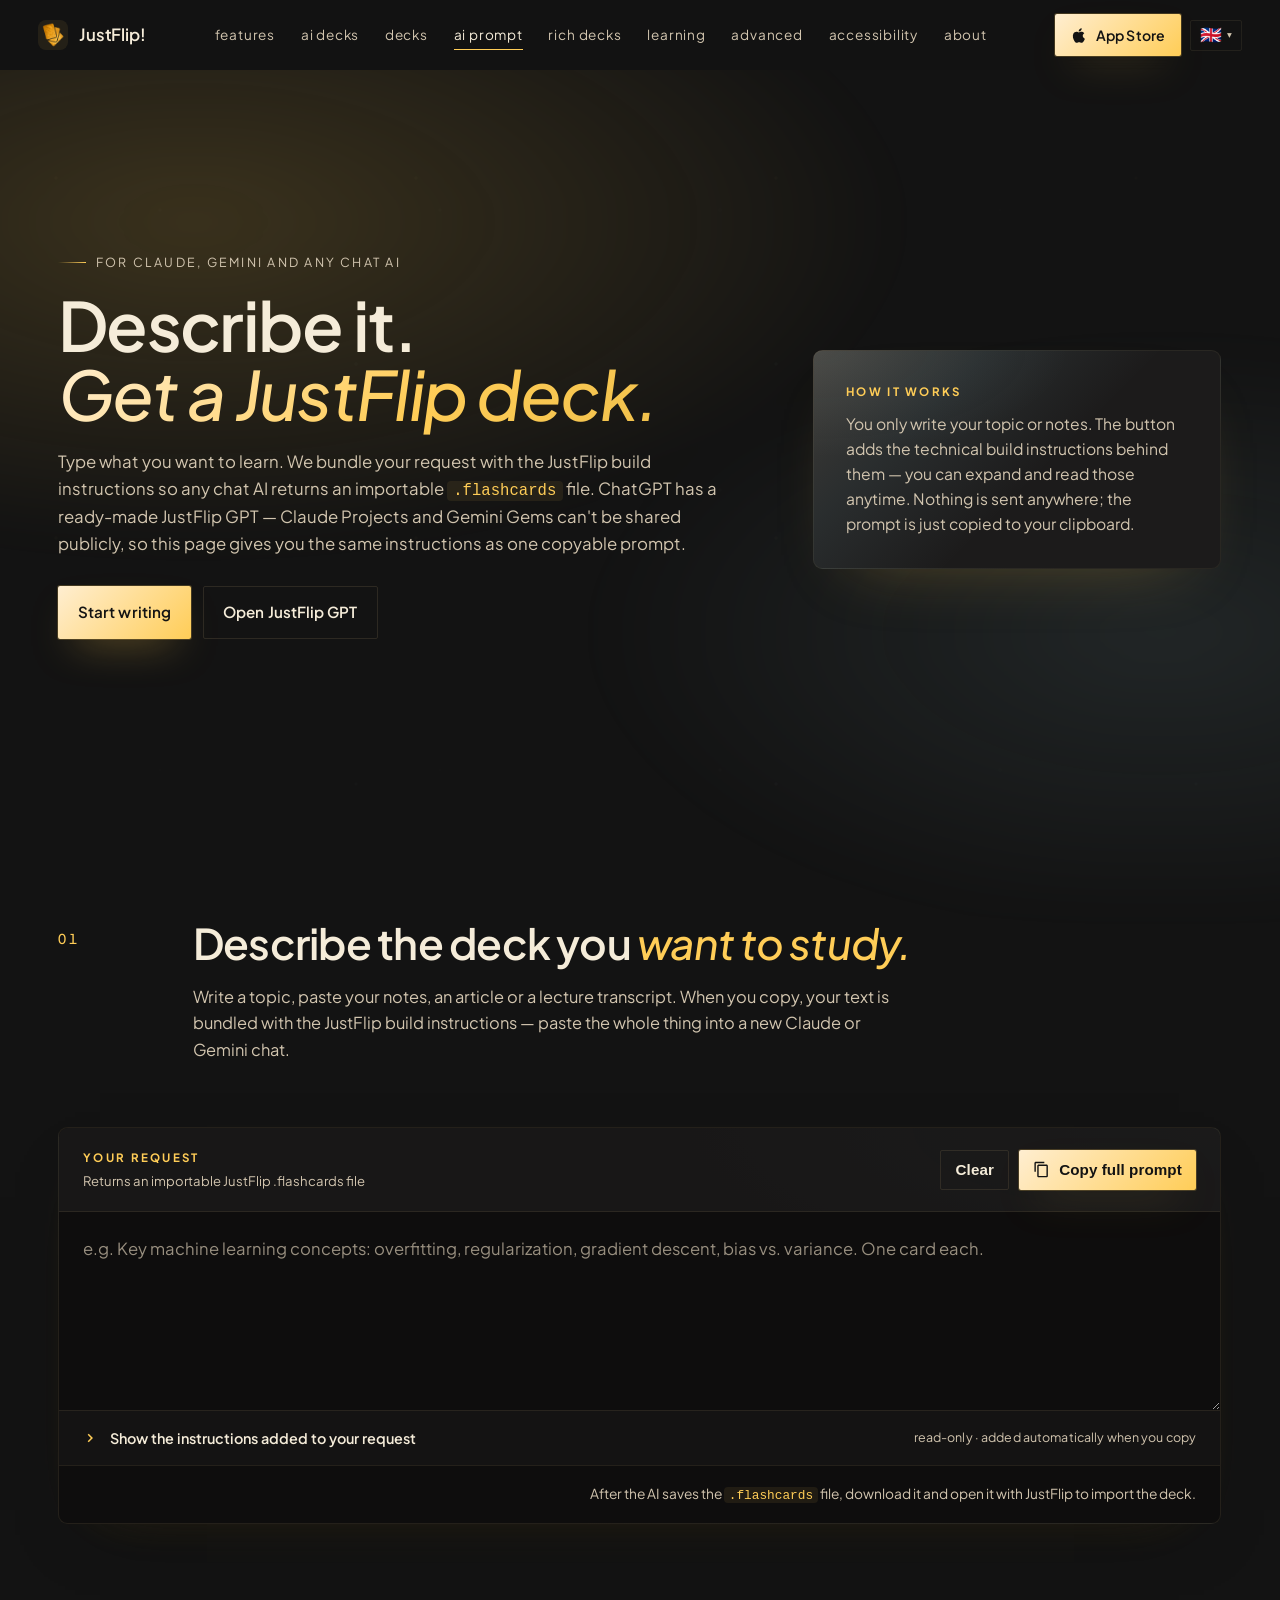
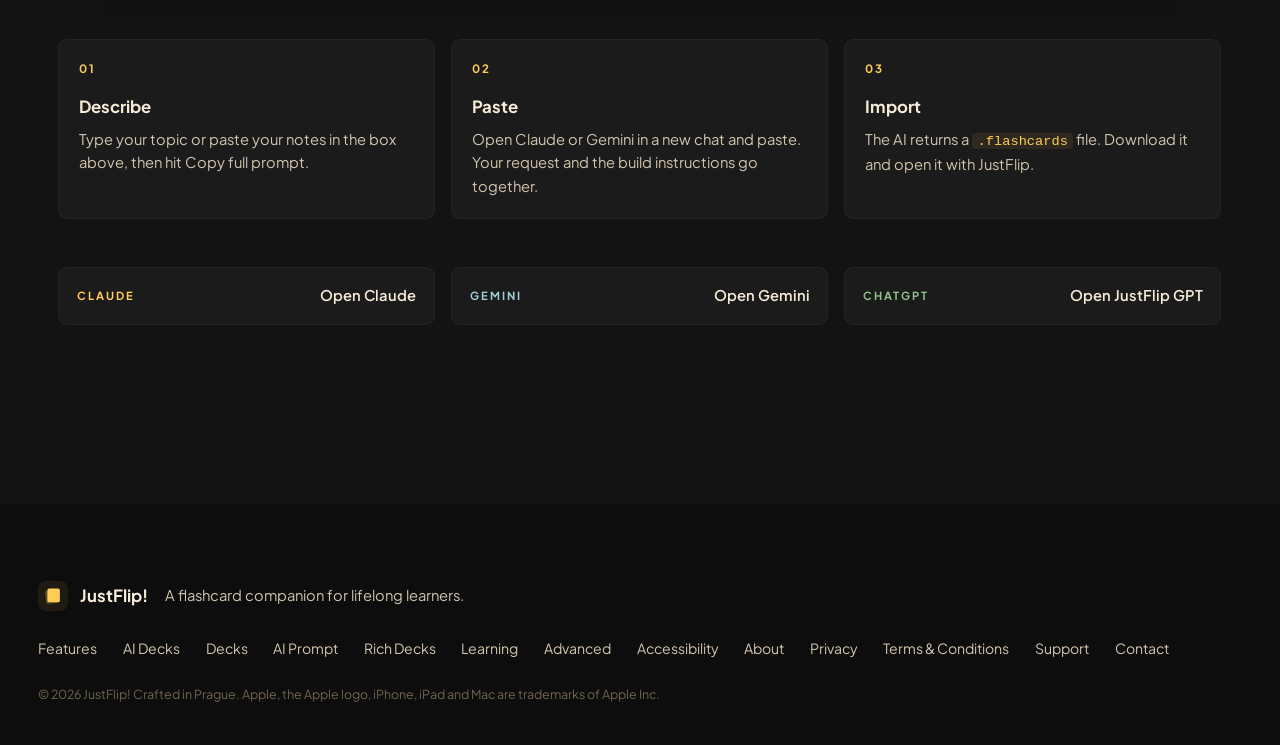
<file: ai-prompt.html>
<!doctype html>
<html lang="en">
<head>
  <meta charset="utf-8" />
  <meta name="viewport" content="width=device-width, initial-scale=1, viewport-fit=cover" />
  <meta name="theme-color" content="#131313" />

  <link rel="icon" type="image/svg+xml" href="/favicon.svg">
  <link rel="icon" type="image/png" sizes="96x96" href="/favicon-96x96.png">
  <link rel="icon" type="image/x-icon" href="/favicon.ico">
  <link rel="apple-touch-icon" href="/apple-touch-icon.png">
  <link rel="manifest" href="/site.webmanifest">

  <title data-i18n="prompt.metaTitle">JustFlip! AI Prompt for Claude and Gemini</title>
  <meta name="description" content="Describe the deck you want, copy one prompt into Claude, Gemini, or any chat AI, and get an importable JustFlip .flashcards file back." data-i18n-attr="content" data-i18n-content="prompt.metaDescription" />

  <link rel="preconnect" href="https://fonts.googleapis.com">
  <link rel="preconnect" href="https://fonts.gstatic.com" crossorigin>
  <link href="https://fonts.googleapis.com/css2?family=Plus+Jakarta+Sans:ital,wght@0,300;0,400;0,500;0,600;0,700;1,400&display=swap" rel="stylesheet">

  <link rel="stylesheet" href="css/styles.css" />
</head>
<body>

  <header class="nav" id="nav">
    <a class="nav__brand" href="index.html#top" aria-label="JustFlip! - home">
      <span class="nav__mark" aria-hidden="true">
        <img src="images/Icon.png" alt="" width="26" height="26">
      </span>
      <span class="nav__name">JustFlip!</span>
    </a>

    <nav class="nav__links" aria-label="Primary">
      <a href="index.html" data-i18n="nav.features">Features</a>
      <a href="index.html#ai" data-i18n="nav.aiDecks">AI Decks</a>
      <a href="decks/" data-i18n="nav.decks">Decks</a>
      <a href="ai-prompt.html" aria-current="page" data-i18n="nav.aiPrompt">AI Prompt</a>
      <a href="ai-skill.html" data-i18n="nav.richDecks">Rich Decks</a>
      <a href="learning.html" data-i18n="nav.learning">Learning</a>
      <a href="advanced.html" data-i18n="nav.advanced">Advanced</a>
      <a href="accessibility/" data-i18n="accessibility.navLabel">Accessibility</a>
      <a href="about.html" data-i18n="nav.about">About</a>
    </nav>

    <div class="nav__actions">
      <a class="btn btn--primary nav__cta" href="https://apps.apple.com/cz/app/justflip-flashcards-learning/id6770141421?mt=12" target="_blank" rel="noopener" aria-label="App Store" data-i18n-attr="aria-label" data-i18n-aria-label="nav.appStore">
        <svg viewBox="0 0 24 24" width="16" height="16" aria-hidden="true"><path fill="currentColor" d="M17.6 13.3c0-2.7 2.2-4 2.3-4-1.3-1.8-3.3-2.1-4-2.1-1.7-.2-3.3 1-4.1 1-.9 0-2.2-1-3.6-1-1.8 0-3.6 1.1-4.5 2.7-1.9 3.4-.5 8.4 1.4 11.1.9 1.3 2 2.8 3.5 2.7 1.4-.1 1.9-.9 3.6-.9s2.1.9 3.6.9c1.5 0 2.5-1.3 3.4-2.7.7-1 1.3-2.2 1.6-3.4-1.5-.6-3.2-2.3-3.2-4.3zM14.9 5.2c.8-.9 1.3-2.2 1.1-3.5-1.1.1-2.4.7-3.2 1.6-.7.8-1.4 2.1-1.2 3.4 1.2.1 2.5-.6 3.3-1.5z"/></svg>
        <span data-i18n="nav.appStore">App Store</span>
      </a>
    </div>
  </header>

  <main id="top" class="prompt-page">

    <section class="prompt-hero" data-section>
      <div class="hero__bg" aria-hidden="true">
        <div class="hero__beam"></div>
        <div class="hero__grain"></div>
      </div>

      <div class="prompt-hero__copy">
        <p class="eyebrow" data-i18n="prompt.eyebrow">For Claude, Gemini and any chat AI</p>
        <h1 class="display" data-i18n="prompt.title">
          Describe it.<br/>
          <em>Get a JustFlip deck.</em>
        </h1>
        <p class="lede" data-i18n="prompt.lede">
          Type what you want to learn. We bundle your request with the JustFlip build instructions so any chat AI returns an importable <code>.flashcards</code> file. ChatGPT has a ready-made JustFlip GPT — Claude Projects and Gemini Gems can't be shared publicly, so this page gives you the same instructions as one copyable prompt.
        </p>
        <div class="hero__actions">
          <a class="btn btn--primary" href="#prompt-editor" data-i18n="prompt.copyCta">Start writing</a>
          <a class="btn btn--ghost" href="https://chatgpt.com/share/6a1d5c7a-6de8-83eb-9ad0-21d6397b4e34" target="_blank" rel="noopener" data-i18n="prompt.chatgptCta">Open JustFlip GPT</a>
        </div>
      </div>

      <aside class="prompt-hero__panel">
        <span class="prompt-hero__panel-kicker" data-i18n="prompt.panelKicker">How it works</span>
        <p data-i18n="prompt.panelText">
          You only write your topic or notes. The button adds the technical build instructions behind them — you can expand and read those anytime. Nothing is sent anywhere; the prompt is just copied to your clipboard.
        </p>
      </aside>
    </section>

    <section class="section section--prompt" id="prompt-editor" data-section>
      <header class="section__head">
        <span class="section__number">01</span>
        <div>
          <h2 class="headline" data-i18n="prompt.editorTitle">Describe the deck you <em>want to study.</em></h2>
          <p class="kicker" data-i18n="prompt.editorKicker">
            Write a topic, paste your notes, an article or a lecture transcript. When you copy, your text is bundled with the JustFlip build instructions — paste the whole thing into a new Claude or Gemini chat.
          </p>
        </div>
      </header>

      <div class="prompt-editor">
        <div class="prompt-editor__toolbar">
          <div>
            <span class="prompt-editor__label" data-i18n="prompt.textareaLabel">Your request</span>
            <span class="prompt-editor__meta" data-i18n="prompt.textareaMeta">Returns an importable JustFlip .flashcards file</span>
          </div>
          <div class="prompt-editor__actions">
            <button class="btn btn--ghost prompt-editor__btn" type="button" data-reset-prompt
                    data-cleared-status="Cleared."
                    data-i18n="prompt.resetButton" data-i18n-attr="data-cleared-status" data-i18n-data-cleared-status="prompt.cleared">Clear</button>
            <button class="btn btn--primary prompt-editor__btn" type="button" data-copy-prompt
                    data-copy-success="Full prompt copied — paste it into Claude or Gemini."
                    data-copy-fail="Could not copy automatically. Expand the instructions, select the text and copy it manually."
                    data-i18n-attr="data-copy-success,data-copy-fail" data-i18n-data-copy-success="prompt.copySuccess" data-i18n-data-copy-fail="prompt.copyFail">
              <svg viewBox="0 0 24 24" width="17" height="17" aria-hidden="true"><path fill="currentColor" d="M16 1H4c-1.1 0-2 .9-2 2v12h2V3h12V1zm3 4H8c-1.1 0-2 .9-2 2v14c0 1.1.9 2 2 2h11c1.1 0 2-.9 2-2V7c0-1.1-.9-2-2-2zm0 16H8V7h11v14z"/></svg>
              <span data-i18n="prompt.copyButton">Copy full prompt</span>
            </button>
          </div>
        </div>

        <textarea class="prompt-editor__request" id="userRequest" data-user-request spellcheck="true" rows="5"
                  aria-label="Describe the deck you want" data-i18n-attr="aria-label" data-i18n-aria-label="prompt.requestAria"
                  placeholder="e.g. Create a deck of all US presidents and their dates in office.&#10;&#10;Or paste your own notes, an article, or a topic to study…"></textarea>

        <details class="prompt-tech">
          <summary class="prompt-tech__summary">
            <svg class="prompt-tech__chevron" viewBox="0 0 24 24" width="16" height="16" aria-hidden="true"><path fill="currentColor" d="M8.6 5.6 14.99 12l-6.4 6.4L7 16.8 11.8 12 7 7.2z"/></svg>
            <span data-i18n="prompt.techSummary">Show the instructions added to your request</span>
            <span class="prompt-tech__hint" data-i18n="prompt.techHint">read-only · added automatically when you copy</span>
          </summary>

          <textarea class="prompt-editor__textarea" id="aiPromptInstructions" data-prompt-instructions spellcheck="false" readonly aria-label="JustFlip build instructions (read only)" data-i18n-attr="aria-label" data-i18n-aria-label="prompt.instructionsAria"># Role & Objective
You create study decks for the JustFlip iOS app: convert any text, notes, URLs, or study materials into a strictly formatted JSON file with the `.flashcards` extension, delivered as a download. Text-only JSON — never media (images/audio/PDF), never `.flashcards.zip`; math renders natively from LaTeX. Besides Q/A flashcards, a deck may contain progress trackers (a JustFlip Pro feature, strictly opt-in — see below).

# ⛔ NON-NEGOTIABLE: produce the file with the Python builder
Build and save the file with the Python (code interpreter) tool using the exact builder below. Never hand-write the JSON or paste JSON into chat as the deliverable. The app rejects files missing any of these top-level keys: `"format": "flashcard-content"`, `"version": "2"`, `"interest"`, and `"deck"` + `"cards"` (or a `"decks"` array). The key `deck_name` does NOT exist — the deck name key is `deck`. Files with `deck_name` or missing keys WILL fail to import; this has already happened.

```python
import json, re

# ===== EDIT ONLY THESE =====
INTEREST = "World History"       # subject / category
DECK     = "The Roman Republic"  # deck name -> filename
Q_LANG   = "en"                  # BCP 47, question side
A_LANG   = "en"                  # BCP 47, answer side
CARDS = [
    {"q": "...", "a": "..."},
]
# ===== STOP EDITING =====

deck = {
    "format": "flashcard-content",  # REQUIRED — do not change
    "version": "2",                 # REQUIRED — do not change
    "interest": INTEREST,
    "deck": DECK,
    "deck_q_lang": Q_LANG,
    "deck_a_lang": A_LANG,
    "cards": CARDS,
}

assert deck["format"] == "flashcard-content" and deck["version"] == "2"
assert deck["interest"] and deck["deck"]
assert isinstance(deck["cards"], list) and deck["cards"]
for i, c in enumerate(deck["cards"], 1):
    assert "deck_name" not in c and "id" not in c, f"card {i}: forbidden key"
    assert c.get("q") or c.get("a"), f"card {i}: needs q or a"
    assert len(c.get("q", "")) <= 200 and len(c.get("a", "")) <= 500, f"card {i}: too long"
    kind = c.get("kind", "standard")
    assert kind in ("standard", "progressTracker"), f"card {i}: bad kind"
    if kind == "progressTracker":
        assert c.get("q"), f"card {i}: tracker needs q (name)"
        assert 0 <= c.get("progress", 0) <= 100, f"card {i}: progress 0-100"
    else:
        assert "progress" not in c, f"card {i}: progress only on trackers"

fname = re.sub(r'[\\/:*?"<>|]', "_", DECK) + ".flashcards"
with open(fname, "w", encoding="utf-8") as f:
    json.dump(deck, f, ensure_ascii=False, indent=2)
print("Saved", fname, len(deck["cards"]), "cards")
```

If any assertion fails, fix and re-run — never deliver an unvalidated file. Multi-deck: same required keys but a `decks` array (each item: `deck`, langs, `cards`) and no top-level `deck`/`cards`; adapt the validation loop.

# Card fields
- `q` question / `a` answer — at least one required.
- `q_lang`, `a_lang`: optional per-card BCP 47 overrides.
- `deck_q_lang`, `deck_a_lang`: deck defaults — always set them (they drive TTS voices).
- `deck_icon`: optional SF Symbol. `note`: optional comment, ignored on import.
- `kind`: `"standard"` (default) or `"progressTracker"`. `progress`: trackers only, 0–100 (omit for 0).
- Never `id`, `deck_name`, or media fields (`q_image`, `a_image`, `q_audio`, `a_audio`, `q_pdf`, `a_pdf`).

# Progress trackers (Pro, opt-in)
A tracker is a non-review card: a name plus a 0–100 % bar the user adjusts themselves in the app — for practiced skills (repertoire songs, techniques, long-term goals), not recall. Shape: `{"q": "Blackbird", "a": "Fingerpicking, tempo 90", "kind": "progressTracker", "progress": 0}` — `q` is the name (required), `a` an optional one-line description; plain text only (no TTS/LaTeX/code rules).
**Never include trackers by default — they require JustFlip Pro.** If the user explicitly asks for progress/practice tracking, proceed. If the material merely suggests it (a setlist, exercise plan, technique checklist), ask one line first: "I can add progress trackers for these (a JustFlip Pro feature), or keep everything as regular flashcards — which do you prefer?" Otherwise create flashcards only. Mixing both in one deck is fine. When a delivered deck contains trackers, note in the summary that using them requires JustFlip Pro. Start `progress` at 0 unless the user states their level.

# Content quality
**Languages:** always set `deck_q_lang`/`deck_a_lang` (BCP 47: `en`, `cs`, `de`, …).
**TTS overrides:** append `{spoken form}` after acronyms, technical terms, and odd pronunciations; visible text stays clean, the app reads the bracket aloud. `[CRDT]{see-ar-dee-tee}`, `colonel{kər-nəl}`. Be generous.
**Math (LaTeX, rendered in-app — never images):** inline `$E=mc^2${E equals m c squared}`; block: `$$` on its own line before and after, `{spoken form}` right after the closing `$$`; nothing between LaTeX and spoken form. SwiftMath renders each `$…$` span as a unit — one unsupported command makes the whole span show as raw text. Use: `\frac`, `\sqrt`, `\sqrt[n]{}`, `\binom`, `\overline`, `\underline`, `\left…\right`, `^`/`_`, `\mathbb` `\mathrm` `\mathbf` `\text`, `\,` `\;` `\quad`, `\cdot` `\times` `\pm` `\neq` `\leq` `\geq` `\propto` `\sin` `\cos` `\lim` `\pi`. Never: `\dfrac`/`\tfrac`/`\cfrac` (use `\frac`); `\bigl`/`\big`/`\Big`/`\bigg` (use `\left…\right` or plain parens). No non-ASCII inside math — write `30^\circ`, never `30°`.
**Code:** standard fenced Markdown blocks with a language tag right after the opening fence — the app highlights natively from the tag. Tags (aliases): `swift`, `python` (`py`), `javascript` (`js`, `jsx`, `node`), `typescript` (`ts`, `tsx`), `java`, `kotlin` (`kt`), `c` (`h`), `cpp` (`c++`, `cc`, `cxx`, `hpp`), `csharp` (`cs`, `c#`), `objectivec` (`objc`, `m`), `go` (`golang`), `rust` (`rs`), `ruby` (`rb`), `php`, `sql`, `bash` (`sh`, `shell`, `zsh`), `smalltalk` (`st`, `pharo`), `json`, `yaml` (`yml`). Unknown tags safely fall back to plain monospace — still tag with the real language name. Keep code lines under ~30 characters for phone screens. Never emit token/span JSON or custom highlighting markup — highlighting derives from the tag only. Use `inline code` for identifiers; fences for multi-line snippets.
**Precision:** `q` ≤ 200 chars, `a` ≤ 500 (the builder enforces this). One fact per card; questions self-contained (no "as mentioned above"). Music: `♯`/`♭` Unicode, never `#`/`b`. Simple Markdown only. Factual accuracy is critical — unlearning wrong facts is hard; drop trivia and filler.

# Workflow
1. Analyze the input. 2. Extract high-value learning points; split into multiple decks only when the content clearly splits. 3. Fill the builder (INTEREST, DECK, langs, CARDS). 4. Run it in the code interpreter — it validates and saves. 5. Deliver the download link plus a one-line summary (deck name, card count, and the Pro note if trackers are included). If validation failed, fix and re-run before delivering.</textarea>
        </details>

        <div class="prompt-editor__footer">
          <p class="prompt-editor__status" data-copy-status aria-live="polite"></p>
          <p data-i18n="prompt.editorNote">After the AI saves the <code>.flashcards</code> file, download it and open it with JustFlip to import the deck.</p>
        </div>
      </div>
    </section>

    <section class="section section--prompt-help" data-section>
      <div class="prompt-steps">
        <article>
          <span>01</span>
          <h3 data-i18n="prompt.step1Title">Describe</h3>
          <p data-i18n="prompt.step1Text">Type your topic or paste your notes in the box above, then hit Copy full prompt.</p>
        </article>
        <article>
          <span>02</span>
          <h3 data-i18n="prompt.step2Title">Paste</h3>
          <p data-i18n="prompt.step2Text">Open Claude or Gemini in a new chat and paste. Your request and the build instructions go together.</p>
        </article>
        <article>
          <span>03</span>
          <h3 data-i18n="prompt.step3Title">Import</h3>
          <p data-i18n="prompt.step3Text">The AI returns a <code>.flashcards</code> file. Download it and open it with JustFlip.</p>
        </article>
      </div>

      <div class="prompt-platforms">
        <a href="https://claude.ai/new" target="_blank" rel="noopener">
          <span style="--c: #ffcd57">Claude</span>
          <strong data-i18n="prompt.openClaude">Open Claude</strong>
        </a>
        <a href="https://gemini.google.com/app" target="_blank" rel="noopener">
          <span style="--c: #a1ced7">Gemini</span>
          <strong data-i18n="prompt.openGemini">Open Gemini</strong>
        </a>
        <a href="https://chatgpt.com/share/6a1d5c7a-6de8-83eb-9ad0-21d6397b4e34" target="_blank" rel="noopener">
          <span style="--c: #8fc28a">ChatGPT</span>
          <strong data-i18n="prompt.openChatGPT">Open JustFlip GPT</strong>
        </a>
      </div>
    </section>

  </main>

  <footer class="footer" id="about">
    <div class="footer__inner">
      <div class="footer__brand">
        <span class="nav__mark" aria-hidden="true">
          <svg viewBox="0 0 32 32" width="20" height="20">
            <rect x="4" y="6" width="20" height="22" rx="3" fill="#ffcd57" opacity=".25" transform="rotate(-8 14 17)"/>
            <rect x="7" y="4" width="20" height="22" rx="3" fill="#ffcd57"/>
          </svg>
        </span>
        <strong>JustFlip!</strong>
        <span class="footer__tag" data-i18n="footer.tagline">A flashcard companion for lifelong learners.</span>
      </div>

      <nav class="footer__nav" aria-label="Footer">
        <a href="index.html" data-i18n="footer.features">Features</a>
        <a href="index.html#ai" data-i18n="footer.aiDecks">AI Decks</a>
        <a href="decks/" data-i18n="footer.decks">Decks</a>
        <a href="ai-prompt.html" data-i18n="footer.aiPrompt">AI Prompt</a>
        <a href="ai-skill.html" data-i18n="footer.richDecks">Rich Decks</a>
        <a href="learning.html" data-i18n="footer.learning">Learning</a>
        <a href="advanced.html" data-i18n="footer.advanced">Advanced</a>
        <a href="accessibility/" data-i18n="accessibility.navLabel">Accessibility</a>
        <a href="about.html" data-i18n="footer.about">About</a>
        <a href="privacy.html" data-i18n="footer.privacy">Privacy</a>
        <a href="terms.html" data-i18n="footer.terms">Terms &amp; Conditions</a>
        <a href="mailto:daniel.cech@gmail.com" data-i18n="footer.support">Support</a>
        <a href="mailto:daniel.cech@gmail.com" data-i18n="footer.contact">Contact</a>
      </nav>

      <p class="footer__copy" data-i18n="footer.copyright">© <span id="year"></span> JustFlip! Crafted in Prague. Apple, the Apple logo, iPhone, iPad and Mac are trademarks of Apple Inc.</p>
    </div>
  </footer>

  <script src="js/i18n.js" defer></script>
  <script src="js/main.js" defer></script>
</body>
</html>
</file>
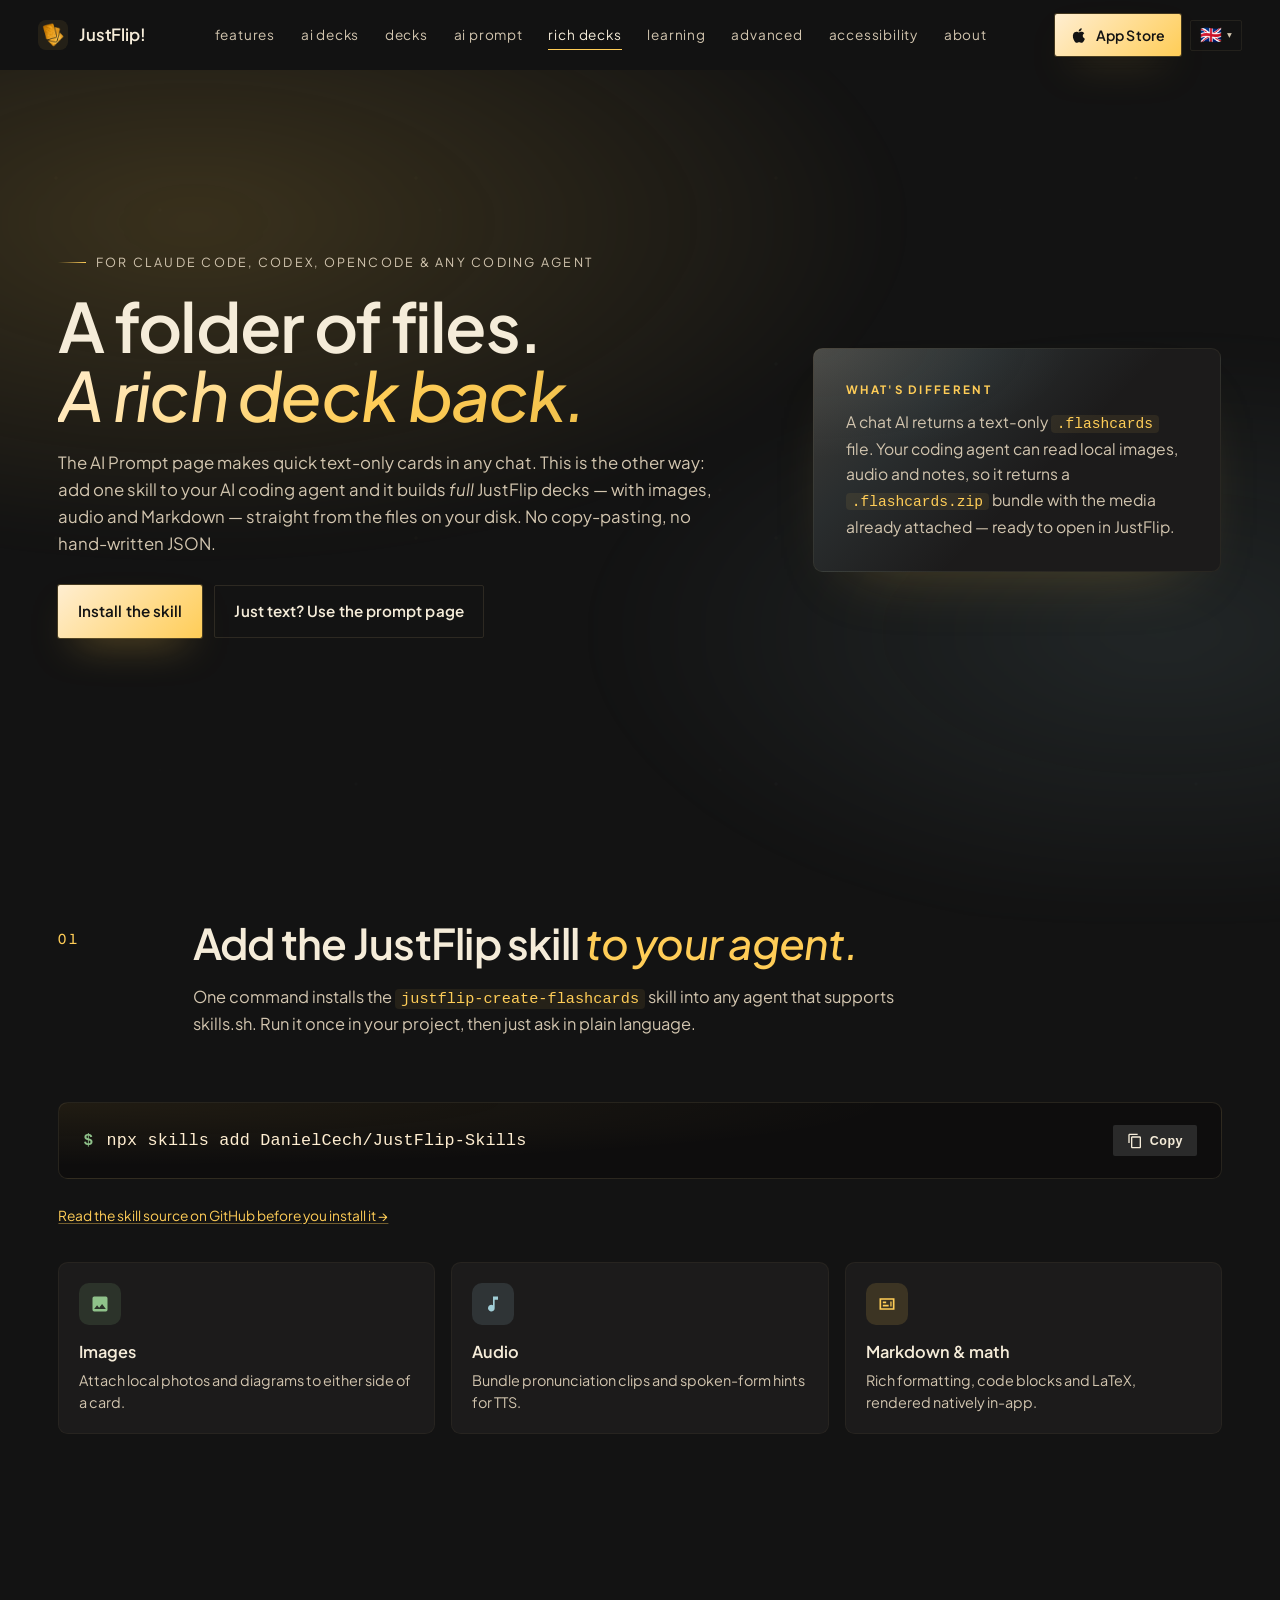
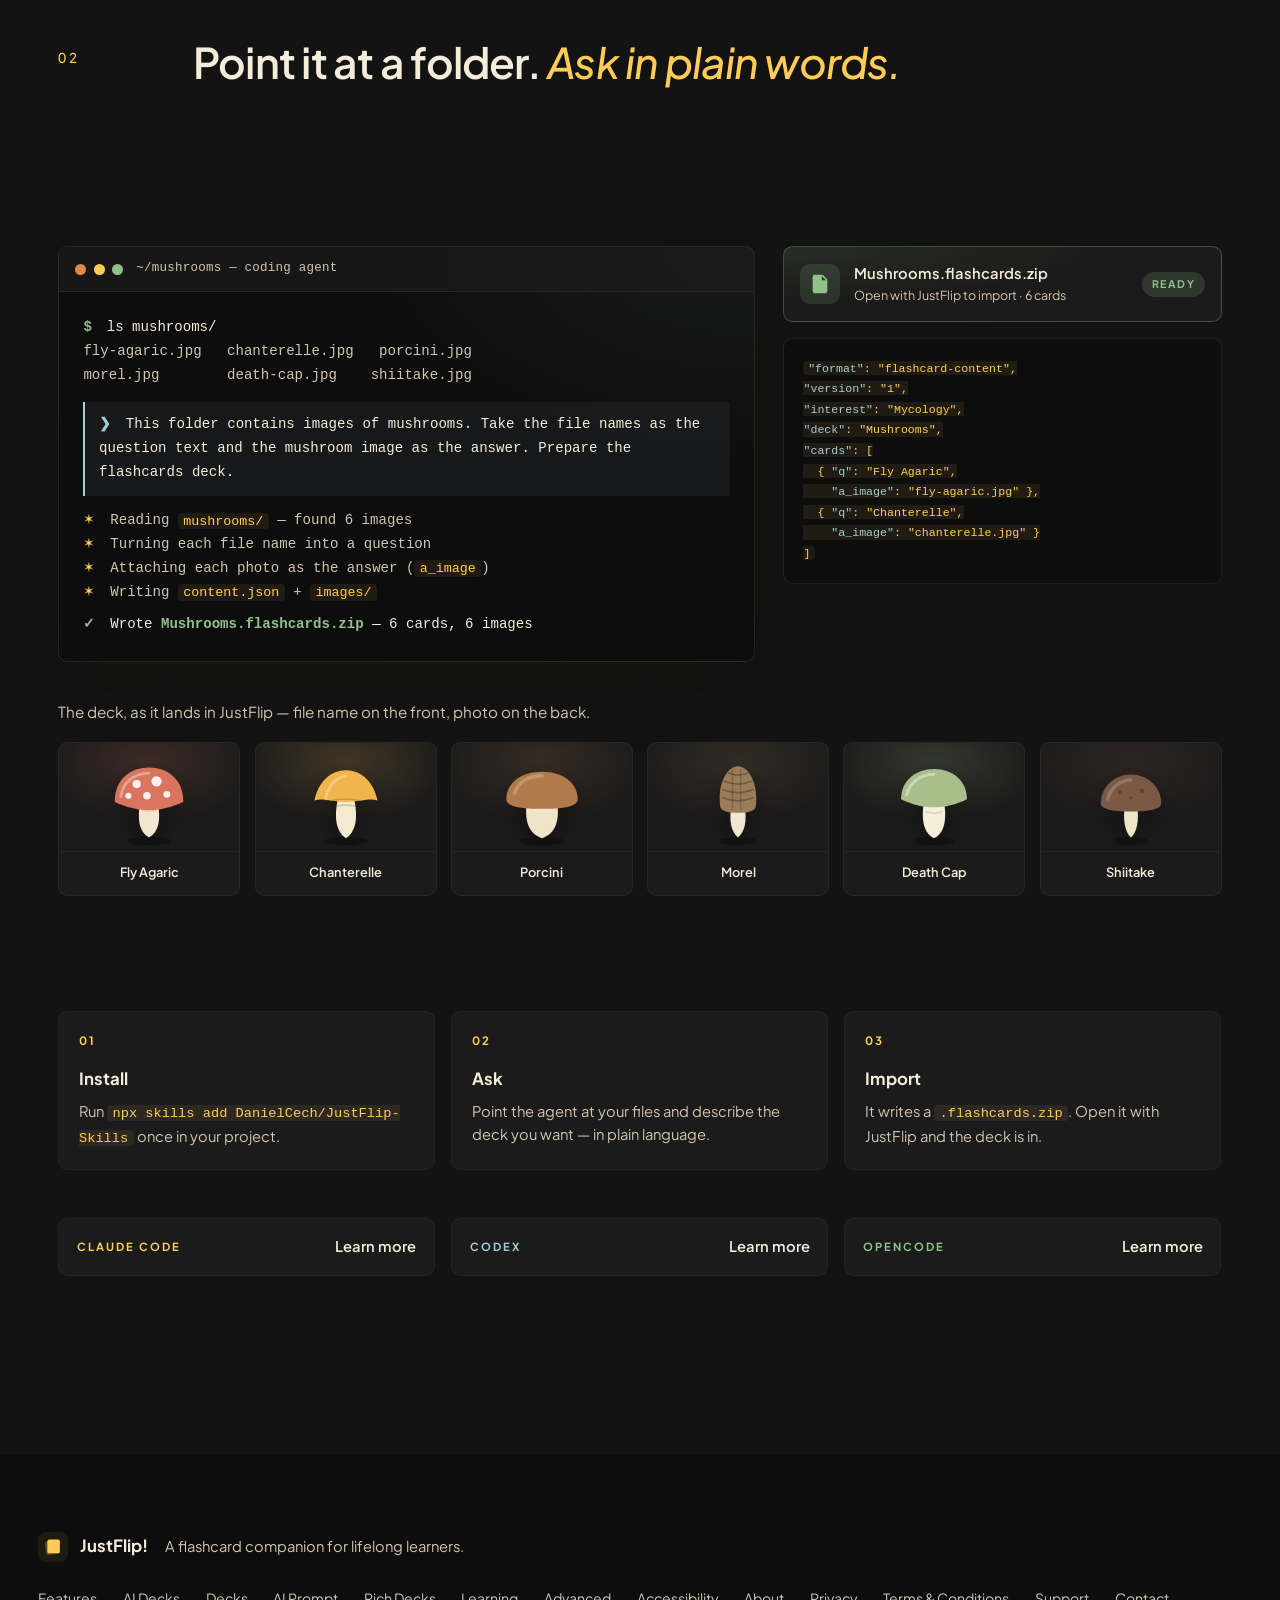
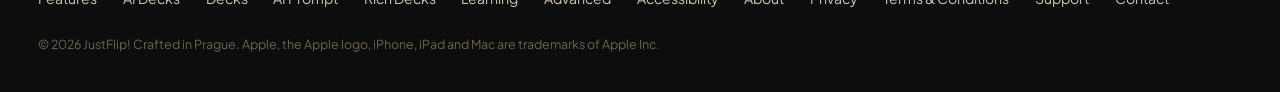
<file: ai-skill.html>
<!doctype html>
<html lang="en">
<head>
  <meta charset="utf-8" />
  <meta name="viewport" content="width=device-width, initial-scale=1, viewport-fit=cover" />
  <meta name="theme-color" content="#131313" />

  <link rel="icon" type="image/svg+xml" href="/favicon.svg">
  <link rel="icon" type="image/png" sizes="96x96" href="/favicon-96x96.png">
  <link rel="icon" type="image/x-icon" href="/favicon.ico">
  <link rel="apple-touch-icon" href="/apple-touch-icon.png">
  <link rel="manifest" href="/site.webmanifest">

  <title data-i18n="skill.metaTitle">JustFlip! Rich decks from your AI coding agent</title>
  <meta name="description" content="Install one skill, point your AI coding agent at a folder, and get back a rich JustFlip deck with images, audio and Markdown — no copy-pasting." data-i18n-attr="content" data-i18n-content="skill.metaDescription" />

  <link rel="preconnect" href="https://fonts.googleapis.com">
  <link rel="preconnect" href="https://fonts.gstatic.com" crossorigin>
  <link href="https://fonts.googleapis.com/css2?family=Plus+Jakarta+Sans:ital,wght@0,300;0,400;0,500;0,600;0,700;1,400&display=swap" rel="stylesheet">

  <link rel="stylesheet" href="css/styles.css" />
</head>
<body>

  <header class="nav" id="nav">
    <a class="nav__brand" href="index.html#top" aria-label="JustFlip! - home">
      <span class="nav__mark" aria-hidden="true">
        <img src="images/Icon.png" alt="" width="26" height="26">
      </span>
      <span class="nav__name">JustFlip!</span>
    </a>

    <nav class="nav__links" aria-label="Primary">
      <a href="index.html" data-i18n="nav.features">Features</a>
      <a href="index.html#ai" data-i18n="nav.aiDecks">AI Decks</a>
      <a href="decks/" data-i18n="nav.decks">Decks</a>
      <a href="ai-prompt.html" data-i18n="nav.aiPrompt">AI Prompt</a>
      <a href="ai-skill.html" aria-current="page" data-i18n="nav.richDecks">Rich Decks</a>
      <a href="learning.html" data-i18n="nav.learning">Learning</a>
      <a href="advanced.html" data-i18n="nav.advanced">Advanced</a>
      <a href="accessibility/" data-i18n="accessibility.navLabel">Accessibility</a>
      <a href="about.html" data-i18n="nav.about">About</a>
    </nav>

    <div class="nav__actions">
      <a class="btn btn--primary nav__cta" href="https://apps.apple.com/cz/app/justflip-flashcards-learning/id6770141421?mt=12" target="_blank" rel="noopener" aria-label="App Store" data-i18n-attr="aria-label" data-i18n-aria-label="nav.appStore">
        <svg viewBox="0 0 24 24" width="16" height="16" aria-hidden="true"><path fill="currentColor" d="M17.6 13.3c0-2.7 2.2-4 2.3-4-1.3-1.8-3.3-2.1-4-2.1-1.7-.2-3.3 1-4.1 1-.9 0-2.2-1-3.6-1-1.8 0-3.6 1.1-4.5 2.7-1.9 3.4-.5 8.4 1.4 11.1.9 1.3 2 2.8 3.5 2.7 1.4-.1 1.9-.9 3.6-.9s2.1.9 3.6.9c1.5 0 2.5-1.3 3.4-2.7.7-1 1.3-2.2 1.6-3.4-1.5-.6-3.2-2.3-3.2-4.3zM14.9 5.2c.8-.9 1.3-2.2 1.1-3.5-1.1.1-2.4.7-3.2 1.6-.7.8-1.4 2.1-1.2 3.4 1.2.1 2.5-.6 3.3-1.5z"/></svg>
        <span data-i18n="nav.appStore">App Store</span>
      </a>
    </div>
  </header>

  <main id="top" class="prompt-page skill-page">

    <section class="prompt-hero" data-section>
      <div class="hero__bg" aria-hidden="true">
        <div class="hero__beam"></div>
        <div class="hero__grain"></div>
      </div>

      <div class="prompt-hero__copy">
        <p class="eyebrow" data-i18n="skill.eyebrow">For Claude Code, Codex, OpenCode &amp; any coding agent</p>
        <h1 class="display" data-i18n="skill.title">
          A folder of files.<br/>
          <em>A rich deck back.</em>
        </h1>
        <p class="lede" data-i18n="skill.lede">
          The AI Prompt page makes quick text-only cards in any chat. This is the other way:
          add one skill to your AI coding agent and it builds <em>full</em> JustFlip decks —
          with images, audio and Markdown — straight from the files on your disk. No copy-pasting,
          no hand-written JSON.
        </p>
        <div class="hero__actions">
          <a class="btn btn--primary" href="#install" data-i18n="skill.installCta">Install the skill</a>
          <a class="btn btn--ghost" href="ai-prompt.html" data-i18n="skill.promptCta">Just text? Use the prompt page</a>
        </div>
      </div>

      <aside class="prompt-hero__panel">
        <span class="prompt-hero__panel-kicker" data-i18n="skill.panelKicker">What's different</span>
        <p data-i18n="skill.panelText">
          A chat AI returns a text-only <code>.flashcards</code> file. Your coding agent can read
          local images, audio and notes, so it returns a <code>.flashcards.zip</code> bundle with the
          media already attached — ready to open in JustFlip.
        </p>
      </aside>
    </section>

    <!-- 01 · Install -->
    <section class="section section--prompt" id="install" data-section>
      <header class="section__head">
        <span class="section__number">01</span>
        <div>
          <h2 class="headline" data-i18n="skill.installTitle">Add the JustFlip skill <em>to your agent.</em></h2>
          <p class="kicker" data-i18n="skill.installKicker">
            One command installs the <code>justflip-create-flashcards</code> skill into any agent that
            supports <a href="https://skills.sh" target="_blank" rel="noopener">skills.sh</a>. Run it once
            in your project, then just ask in plain language.
          </p>
        </div>
      </header>

      <div class="skill-install">
        <button class="skill-install__cmd" type="button"
                data-copy-text="npx skills add DanielCech/JustFlip-Skills"
                data-copied-label="Copied to clipboard"
                data-copy-fail-label="Press ⌘C to copy"
                aria-label="Copy install command">
          <span class="skill-install__prompt" aria-hidden="true">$</span>
          <code class="skill-install__text">npx skills add DanielCech/JustFlip-Skills</code>
          <span class="skill-install__copy">
            <svg viewBox="0 0 24 24" width="16" height="16" aria-hidden="true"><path fill="currentColor" d="M16 1H4c-1.1 0-2 .9-2 2v12h2V3h12V1zm3 4H8c-1.1 0-2 .9-2 2v14c0 1.1.9 2 2 2h11c1.1 0 2-.9 2-2V7c0-1.1-.9-2-2-2zm0 16H8V7h11v14z"/></svg>
            <span data-copy-label data-i18n="skill.copyButton">Copy</span>
          </span>
        </button>

        <p class="skill-install__source">
          <a class="legal-link" href="https://github.com/DanielCech/JustFlip-Skills" target="_blank" rel="noopener" data-i18n="skill.sourceLink">Read the skill source on GitHub before you install it →</a>
        </p>

        <div class="skill-points">
          <article class="skill-point">
            <span class="skill-point__icon" style="--c:#8fc28a" aria-hidden="true">
              <svg viewBox="0 0 24 24" width="20" height="20"><path fill="currentColor" d="M21 19V5a2 2 0 0 0-2-2H5a2 2 0 0 0-2 2v14a2 2 0 0 0 2 2h14a2 2 0 0 0 2-2zM8.5 13.5l2.5 3 3.5-4.5 4.5 6H5l3.5-4.5z"/></svg>
            </span>
            <h3 data-i18n="skill.pointImagesTitle">Images</h3>
            <p data-i18n="skill.pointImagesText">Attach local photos and diagrams to either side of a card.</p>
          </article>
          <article class="skill-point">
            <span class="skill-point__icon" style="--c:#a1ced7" aria-hidden="true">
              <svg viewBox="0 0 24 24" width="20" height="20"><path fill="currentColor" d="M12 3v10.55A4 4 0 1 0 14 17V7h4V3h-6z"/></svg>
            </span>
            <h3 data-i18n="skill.pointAudioTitle">Audio</h3>
            <p data-i18n="skill.pointAudioText">Bundle pronunciation clips and spoken-form hints for TTS.</p>
          </article>
          <article class="skill-point">
            <span class="skill-point__icon" style="--c:#ffcd57" aria-hidden="true">
              <svg viewBox="0 0 24 24" width="20" height="20"><path fill="currentColor" d="M3 5h18v14H3V5zm2 2v10h14V7H5zm2 2h4v2H7V9zm0 4h7v2H7v-2zm9-4h1.5v6H16V9z"/></svg>
            </span>
            <h3 data-i18n="skill.pointMarkdownTitle">Markdown &amp; math</h3>
            <p data-i18n="skill.pointMarkdownText">Rich formatting, code blocks and LaTeX, rendered natively in-app.</p>
          </article>
        </div>
      </div>
    </section>

    <!-- 02 · Example session -->
    <section class="section section--prompt" data-section>
      <header class="section__head">
        <span class="section__number">02</span>
        <div>
          <h2 class="headline" data-i18n="skill.demoTitle">Point it at a folder. <em>Ask in plain words.</em></h2>
          <p class="kicker" data-i18n="skill.demoKicker">
            Say you have a folder of mushroom photos named after each species. Ask your agent to turn the
            file names into questions and the photos into answers — it reads the folder, builds the deck
            and packages the images for you.
          </p>
        </div>
      </header>

      <div class="skill-demo">
        <!-- Terminal mock -->
        <div class="terminal" role="img" aria-label="Terminal session where a coding agent turns a folder of mushroom photos into a JustFlip deck">
          <div class="terminal__bar">
            <span class="terminal__dots" aria-hidden="true">
              <i style="--c:#e0894a"></i><i style="--c:#ffcd57"></i><i style="--c:#8fc28a"></i>
            </span>
            <span class="terminal__title">~/mushrooms — coding agent</span>
          </div>

          <div class="terminal__body">
            <p class="term-line"><span class="term-prompt">$</span> <span class="term-cmd">ls mushrooms/</span></p>
            <p class="term-line term-out">fly-agaric.jpg&nbsp;&nbsp; chanterelle.jpg&nbsp;&nbsp; porcini.jpg</p>
            <p class="term-line term-out">morel.jpg&nbsp;&nbsp;&nbsp;&nbsp;&nbsp;&nbsp;&nbsp; death-cap.jpg&nbsp;&nbsp;&nbsp; shiitake.jpg</p>

            <p class="term-line term-ask"><span class="term-prompt term-prompt--user">❯</span> <span data-i18n="skill.demoPrompt">This folder contains images of mushrooms. Take the file names as the question text and the mushroom image as the answer. Prepare the flashcards deck.</span></p>

            <p class="term-line term-step"><span class="term-spark">✶</span> <span data-i18n="skill.demoStep1">Reading <code>mushrooms/</code> — found 6 images</span></p>
            <p class="term-line term-step"><span class="term-spark">✶</span> <span data-i18n="skill.demoStep2">Turning each file name into a question</span></p>
            <p class="term-line term-step"><span class="term-spark">✶</span> <span data-i18n="skill.demoStep3">Attaching each photo as the answer (<code>a_image</code>)</span></p>
            <p class="term-line term-step"><span class="term-spark">✶</span> <span data-i18n="skill.demoStep4">Writing <code>content.json</code> + <code>images/</code></span></p>
            <p class="term-line term-done"><span class="term-check">✓</span> <span data-i18n="skill.demoDone">Wrote <strong>Mushrooms.flashcards.zip</strong> — 6 cards, 6 images</span></p>
          </div>
        </div>

        <!-- Output: file + json -->
        <aside class="skill-output">
          <a class="skill-file" href="#" aria-disabled="true" onclick="return false;">
            <span class="skill-file__icon" aria-hidden="true">
              <svg viewBox="0 0 24 24" width="22" height="22"><path fill="currentColor" d="M6 2h9l5 5v13a2 2 0 0 1-2 2H6a2 2 0 0 1-2-2V4a2 2 0 0 1 2-2zm8 1.5V8h4.5L14 3.5z"/></svg>
            </span>
            <span class="skill-file__meta">
              <strong>Mushrooms.flashcards.zip</strong>
              <span data-i18n="skill.fileMeta">Open with JustFlip to import · 6 cards</span>
            </span>
            <span class="skill-file__badge" data-i18n="skill.fileBadge">ready</span>
          </a>

          <pre class="skill-json" aria-label="A snippet of the generated content.json"><code><span class="j-p">"format"</span>: <span class="j-s">"flashcard-content"</span>,
<span class="j-p">"version"</span>: <span class="j-s">"1"</span>,
<span class="j-p">"interest"</span>: <span class="j-s">"Mycology"</span>,
<span class="j-p">"deck"</span>: <span class="j-s">"Mushrooms"</span>,
<span class="j-p">"cards"</span>: [
  { <span class="j-p">"q"</span>: <span class="j-s">"Fly Agaric"</span>,
    <span class="j-p">"a_image"</span>: <span class="j-s">"fly-agaric.jpg"</span> },
  { <span class="j-p">"q"</span>: <span class="j-s">"Chanterelle"</span>,
    <span class="j-p">"a_image"</span>: <span class="j-s">"chanterelle.jpg"</span> }
]</code></pre>
        </aside>
      </div>

      <!-- Result preview: the cards as they look in the app -->
      <div class="shroom-result">
        <p class="shroom-result__label" data-i18n="skill.resultLabel">The deck, as it lands in JustFlip — file name on the front, photo on the back.</p>
        <div class="shroom-grid">
          <figure class="shroom-card" style="--cap:#d9745e">
            <div class="shroom-card__art">
              <svg class="shroom" viewBox="0 0 140 130" aria-hidden="true">
                <ellipse cx="70" cy="121" rx="32" ry="6" fill="rgba(0,0,0,.28)"/>
                <path d="M57 64C53 90 55 107 70 116C85 107 87 90 83 64Z" fill="#f1e6cf"/>
                <path d="M55 73q15 8 30 0" fill="none" stroke="#dccba8" stroke-width="3" stroke-linecap="round"/>
                <path d="M20 64C20 30 44 14 70 14C96 14 120 30 120 64C120 64 96 76 70 76C44 76 20 64 20 64Z" fill="var(--cap)"/>
                <path d="M29 56C31 36 49 22 70 22" fill="none" stroke="rgba(255,255,255,.35)" stroke-width="4" stroke-linecap="round"/>
                <circle cx="52" cy="38" r="6" fill="#fff" opacity=".9"/><circle cx="81" cy="34" r="7.5" fill="#fff" opacity=".9"/><circle cx="96" cy="53" r="5" fill="#fff" opacity=".9"/><circle cx="40" cy="55" r="4.5" fill="#fff" opacity=".9"/><circle cx="67" cy="55" r="5.5" fill="#fff" opacity=".9"/>
              </svg>
            </div>
            <figcaption>Fly Agaric</figcaption>
          </figure>

          <figure class="shroom-card" style="--cap:#f0b54b">
            <div class="shroom-card__art">
              <svg class="shroom" viewBox="0 0 140 130" aria-hidden="true">
                <ellipse cx="70" cy="121" rx="32" ry="6" fill="rgba(0,0,0,.28)"/>
                <path d="M58 60C52 88 56 108 70 117C84 108 88 88 82 60Z" fill="#f3ead2"/>
                <path d="M24 62C30 34 48 18 70 18C92 18 110 34 116 62C104 58 92 64 70 64C48 64 36 58 24 62Z" fill="var(--cap)"/>
                <path d="M40 60C44 40 56 28 70 26" fill="none" stroke="rgba(255,255,255,.3)" stroke-width="4" stroke-linecap="round"/>
                <path d="M50 62q20 -4 40 0M58 70q12 -3 24 0" fill="none" stroke="rgba(0,0,0,.18)" stroke-width="2" stroke-linecap="round"/>
              </svg>
            </div>
            <figcaption>Chanterelle</figcaption>
          </figure>

          <figure class="shroom-card" style="--cap:#b07a4a">
            <div class="shroom-card__art">
              <svg class="shroom" viewBox="0 0 140 130" aria-hidden="true">
                <ellipse cx="70" cy="121" rx="34" ry="6" fill="rgba(0,0,0,.28)"/>
                <path d="M48 62C44 92 50 110 70 117C90 110 96 92 92 62Z" fill="#efe3c8"/>
                <path d="M18 60C18 36 40 20 70 20C100 20 122 36 122 60C122 72 96 74 70 74C44 74 18 72 18 60Z" fill="var(--cap)"/>
                <path d="M30 52C34 36 50 26 70 26" fill="none" stroke="rgba(255,255,255,.22)" stroke-width="5" stroke-linecap="round"/>
              </svg>
            </div>
            <figcaption>Porcini</figcaption>
          </figure>

          <figure class="shroom-card" style="--cap:#9a7c58">
            <div class="shroom-card__art">
              <svg class="shroom" viewBox="0 0 140 130" aria-hidden="true">
                <ellipse cx="70" cy="121" rx="28" ry="6" fill="rgba(0,0,0,.28)"/>
                <path d="M60 72C57 92 60 108 70 116C80 108 83 92 80 72Z" fill="#f1e6cf"/>
                <path d="M44 70C40 38 54 12 70 12C86 12 100 38 96 70C96 78 82 80 70 80C58 80 44 78 44 70Z" fill="var(--cap)"/>
                <path d="M56 22q14 6 28 0M50 34q20 8 40 0M48 46q22 9 44 0M48 58q22 9 44 0" fill="none" stroke="rgba(0,0,0,.28)" stroke-width="2.4" stroke-linecap="round"/>
                <path d="M62 16v60M74 16v60" stroke="rgba(0,0,0,.18)" stroke-width="2" />
              </svg>
            </div>
            <figcaption>Morel</figcaption>
          </figure>

          <figure class="shroom-card" style="--cap:#a8bf8c">
            <div class="shroom-card__art">
              <svg class="shroom" viewBox="0 0 140 130" aria-hidden="true">
                <ellipse cx="70" cy="121" rx="30" ry="6" fill="rgba(0,0,0,.28)"/>
                <path d="M56 60C50 92 56 110 70 117C84 110 90 92 84 60Z" fill="#f5eeda"/>
                <path d="M58 78q12 5 24 0" fill="none" stroke="#e3d8bc" stroke-width="3" stroke-linecap="round"/>
                <path d="M22 60C22 32 44 16 70 16C96 16 118 32 118 60C118 60 96 72 70 72C44 72 22 60 22 60Z" fill="var(--cap)"/>
                <path d="M30 54C34 36 50 24 70 24" fill="none" stroke="rgba(255,255,255,.4)" stroke-width="4" stroke-linecap="round"/>
              </svg>
            </div>
            <figcaption>Death Cap</figcaption>
          </figure>

          <figure class="shroom-card" style="--cap:#7a5a44">
            <div class="shroom-card__art">
              <svg class="shroom" viewBox="0 0 140 130" aria-hidden="true">
                <ellipse cx="70" cy="121" rx="26" ry="6" fill="rgba(0,0,0,.28)"/>
                <path d="M61 70C58 90 61 108 70 116C79 108 82 90 79 70Z" fill="#efe3c8"/>
                <path d="M26 66C26 42 46 24 70 24C94 24 114 42 114 66C114 76 92 78 70 78C48 78 26 76 26 66Z" fill="var(--cap)"/>
                <path d="M36 60C40 44 54 32 70 32" fill="none" stroke="rgba(255,255,255,.18)" stroke-width="5" stroke-linecap="round"/>
                <circle cx="54" cy="50" r="3" fill="rgba(0,0,0,.22)"/><circle cx="86" cy="48" r="3.4" fill="rgba(0,0,0,.22)"/><circle cx="70" cy="58" r="2.6" fill="rgba(0,0,0,.22)"/>
              </svg>
            </div>
            <figcaption>Shiitake</figcaption>
          </figure>
        </div>
      </div>
    </section>

    <!-- Steps + platforms -->
    <section class="section section--prompt-help" data-section>
      <div class="prompt-steps">
        <article>
          <span>01</span>
          <h3 data-i18n="skill.step1Title">Install</h3>
          <p data-i18n="skill.step1Text">Run <code>npx skills add DanielCech/JustFlip-Skills</code> once in your project.</p>
        </article>
        <article>
          <span>02</span>
          <h3 data-i18n="skill.step2Title">Ask</h3>
          <p data-i18n="skill.step2Text">Point the agent at your files and describe the deck you want — in plain language.</p>
        </article>
        <article>
          <span>03</span>
          <h3 data-i18n="skill.step3Title">Import</h3>
          <p data-i18n="skill.step3Text">It writes a <code>.flashcards.zip</code>. Open it with JustFlip and the deck is in.</p>
        </article>
      </div>

      <div class="prompt-platforms">
        <a href="https://claude.com/claude-code" target="_blank" rel="noopener">
          <span style="--c: #ffcd57">Claude Code</span>
          <strong data-i18n="skill.platformClaude">Learn more</strong>
        </a>
        <a href="https://openai.com/codex" target="_blank" rel="noopener">
          <span style="--c: #a1ced7">Codex</span>
          <strong data-i18n="skill.platformCodex">Learn more</strong>
        </a>
        <a href="https://opencode.ai" target="_blank" rel="noopener">
          <span style="--c: #8fc28a">OpenCode</span>
          <strong data-i18n="skill.platformOpenCode">Learn more</strong>
        </a>
      </div>
    </section>

  </main>

  <footer class="footer" id="about">
    <div class="footer__inner">
      <div class="footer__brand">
        <span class="nav__mark" aria-hidden="true">
          <svg viewBox="0 0 32 32" width="20" height="20">
            <rect x="4" y="6" width="20" height="22" rx="3" fill="#ffcd57" opacity=".25" transform="rotate(-8 14 17)"/>
            <rect x="7" y="4" width="20" height="22" rx="3" fill="#ffcd57"/>
          </svg>
        </span>
        <strong>JustFlip!</strong>
        <span class="footer__tag" data-i18n="footer.tagline">A flashcard companion for lifelong learners.</span>
      </div>

      <nav class="footer__nav" aria-label="Footer">
        <a href="index.html" data-i18n="footer.features">Features</a>
        <a href="index.html#ai" data-i18n="footer.aiDecks">AI Decks</a>
        <a href="decks/" data-i18n="footer.decks">Decks</a>
        <a href="ai-prompt.html" data-i18n="footer.aiPrompt">AI Prompt</a>
        <a href="ai-skill.html" data-i18n="footer.richDecks">Rich Decks</a>
        <a href="learning.html" data-i18n="footer.learning">Learning</a>
        <a href="advanced.html" data-i18n="footer.advanced">Advanced</a>
        <a href="accessibility/" data-i18n="accessibility.navLabel">Accessibility</a>
        <a href="about.html" data-i18n="footer.about">About</a>
        <a href="privacy.html" data-i18n="footer.privacy">Privacy</a>
        <a href="terms.html" data-i18n="footer.terms">Terms &amp; Conditions</a>
        <a href="mailto:daniel.cech@gmail.com" data-i18n="footer.support">Support</a>
        <a href="mailto:daniel.cech@gmail.com" data-i18n="footer.contact">Contact</a>
      </nav>

      <p class="footer__copy" data-i18n="footer.copyright">© <span id="year"></span> JustFlip! Crafted in Prague. Apple, the Apple logo, iPhone, iPad and Mac are trademarks of Apple Inc.</p>
    </div>
  </footer>

  <script src="js/i18n.js" defer></script>
  <script src="js/main.js" defer></script>
</body>
</html>
</file>
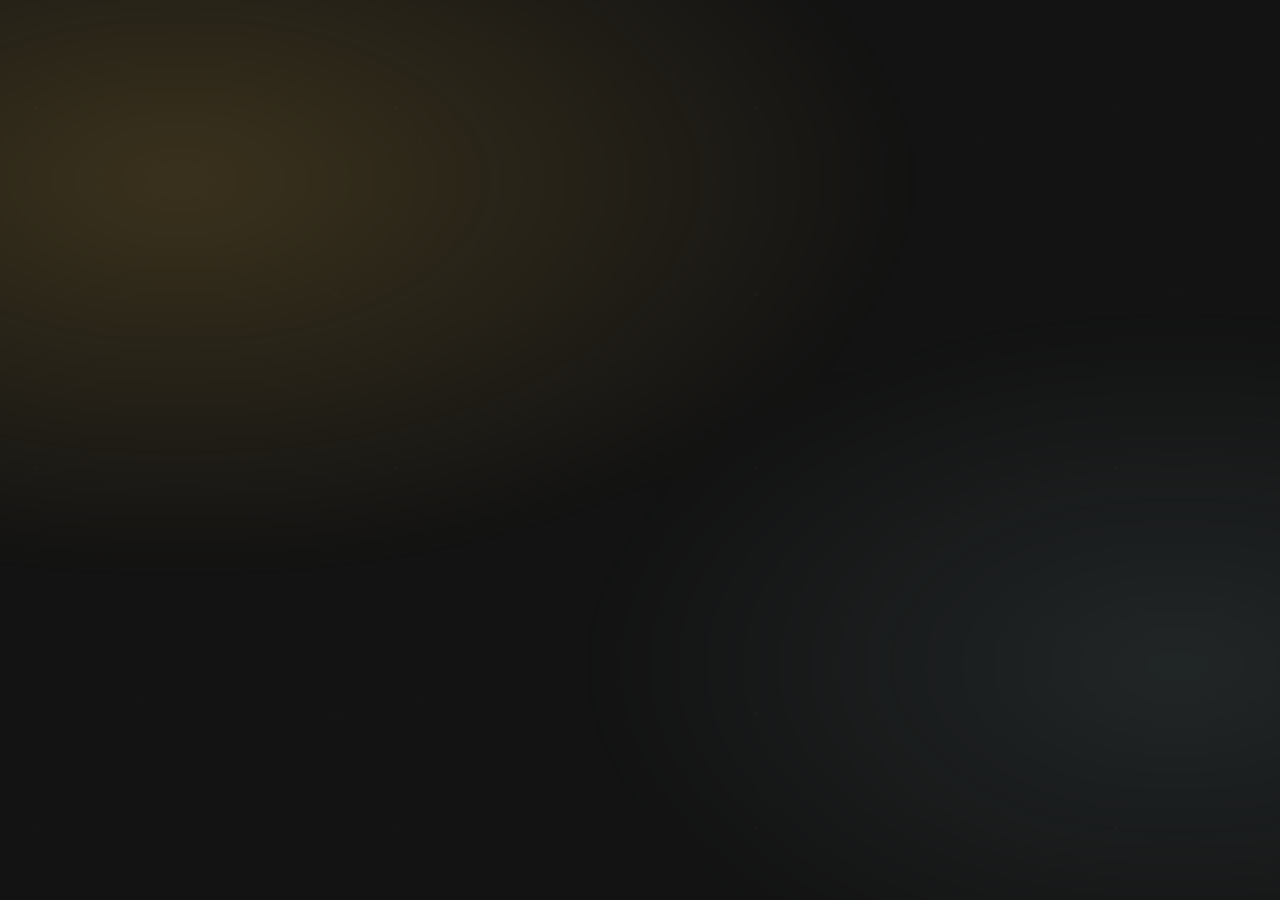
<file: background.html>
<!doctype html>
<html lang="en">
<head>
  <meta charset="utf-8" />
  <meta name="viewport" content="width=device-width, initial-scale=1, viewport-fit=cover" />
  <meta name="theme-color" content="#131313" />
  <title>Background</title>
  <link rel="preconnect" href="https://fonts.googleapis.com">
  <link rel="preconnect" href="https://fonts.gstatic.com" crossorigin>
  <link href="https://fonts.googleapis.com/css2?family=Plus+Jakarta+Sans:ital,wght@0,300;0,400;0,500;0,600;0,700;1,400&display=swap" rel="stylesheet">
  <link rel="stylesheet" href="css/styles.css" />
  <style>
    html, body {
      margin: 0;
      padding: 0;
      width: 100%;
      height: 100%;
      overflow: hidden;
      background: var(--surface);
    }
    .bg-full {
      position: fixed;
      inset: 0;
      z-index: 0;
      pointer-events: none;
    }
    .bg-full .hero__bg,
    .bg-full .hero__beam,
    .bg-full .hero__grain {
      position: absolute;
      inset: 0;
    }
    .bg-full .hero__beam {
      inset: -10% -10% auto -10%;
      height: 120%;
    }
    .bg-full .hero__grain {
      opacity: 0.35;
      mix-blend-mode: overlay;
      background-image:
        radial-gradient(circle at 10% 30%, rgba(255,205,87,0.04) 0 1px, transparent 2px),
        radial-gradient(circle at 80% 70%, rgba(161,206,215,0.05) 0 1px, transparent 2px),
        radial-gradient(circle at 50% 50%, rgba(255,255,255,0.02) 0 1px, transparent 2px);
      background-size: 360px 360px, 420px 420px, 280px 280px;
    }
  </style>
</head>
<body>
  <div class="bg-full" aria-hidden="true">
    <div class="hero__bg">
      <div class="hero__beam"></div>
      <div class="hero__grain"></div>
    </div>
  </div>
</body>
</html>
</file>
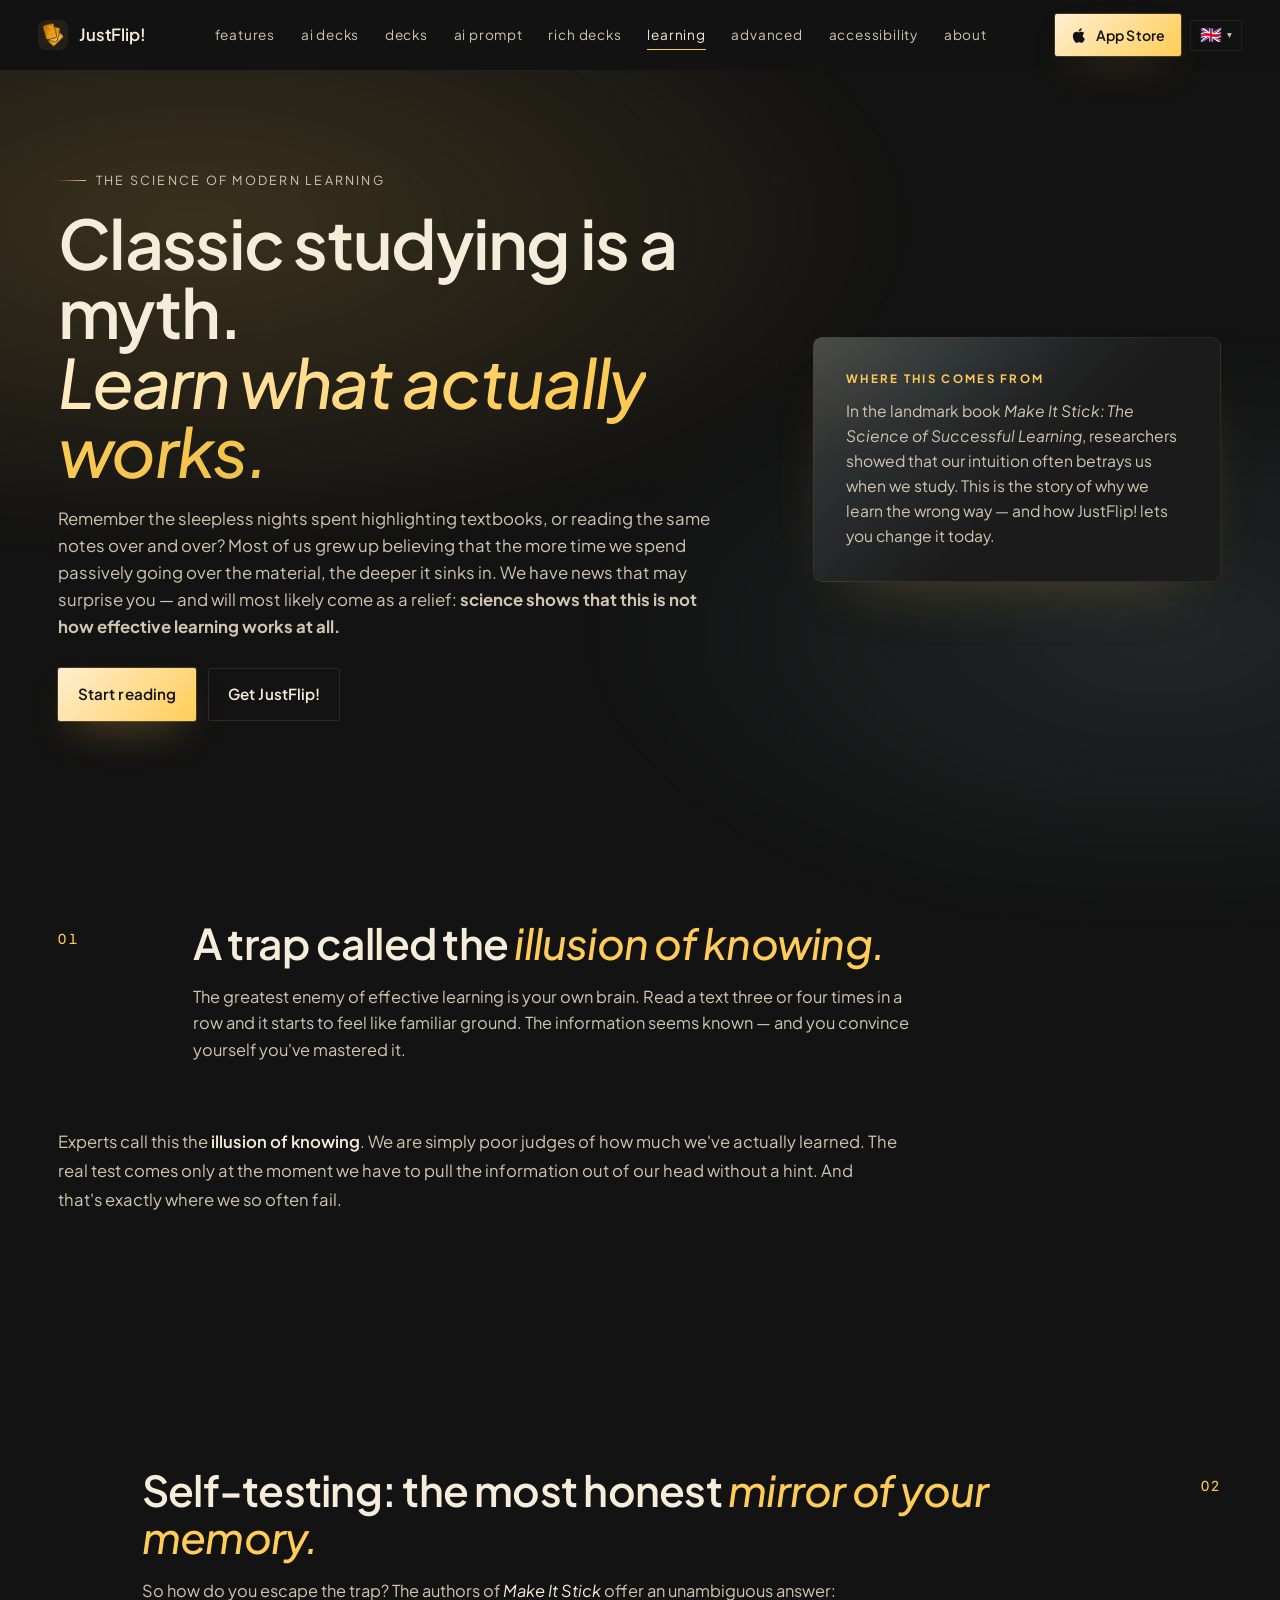
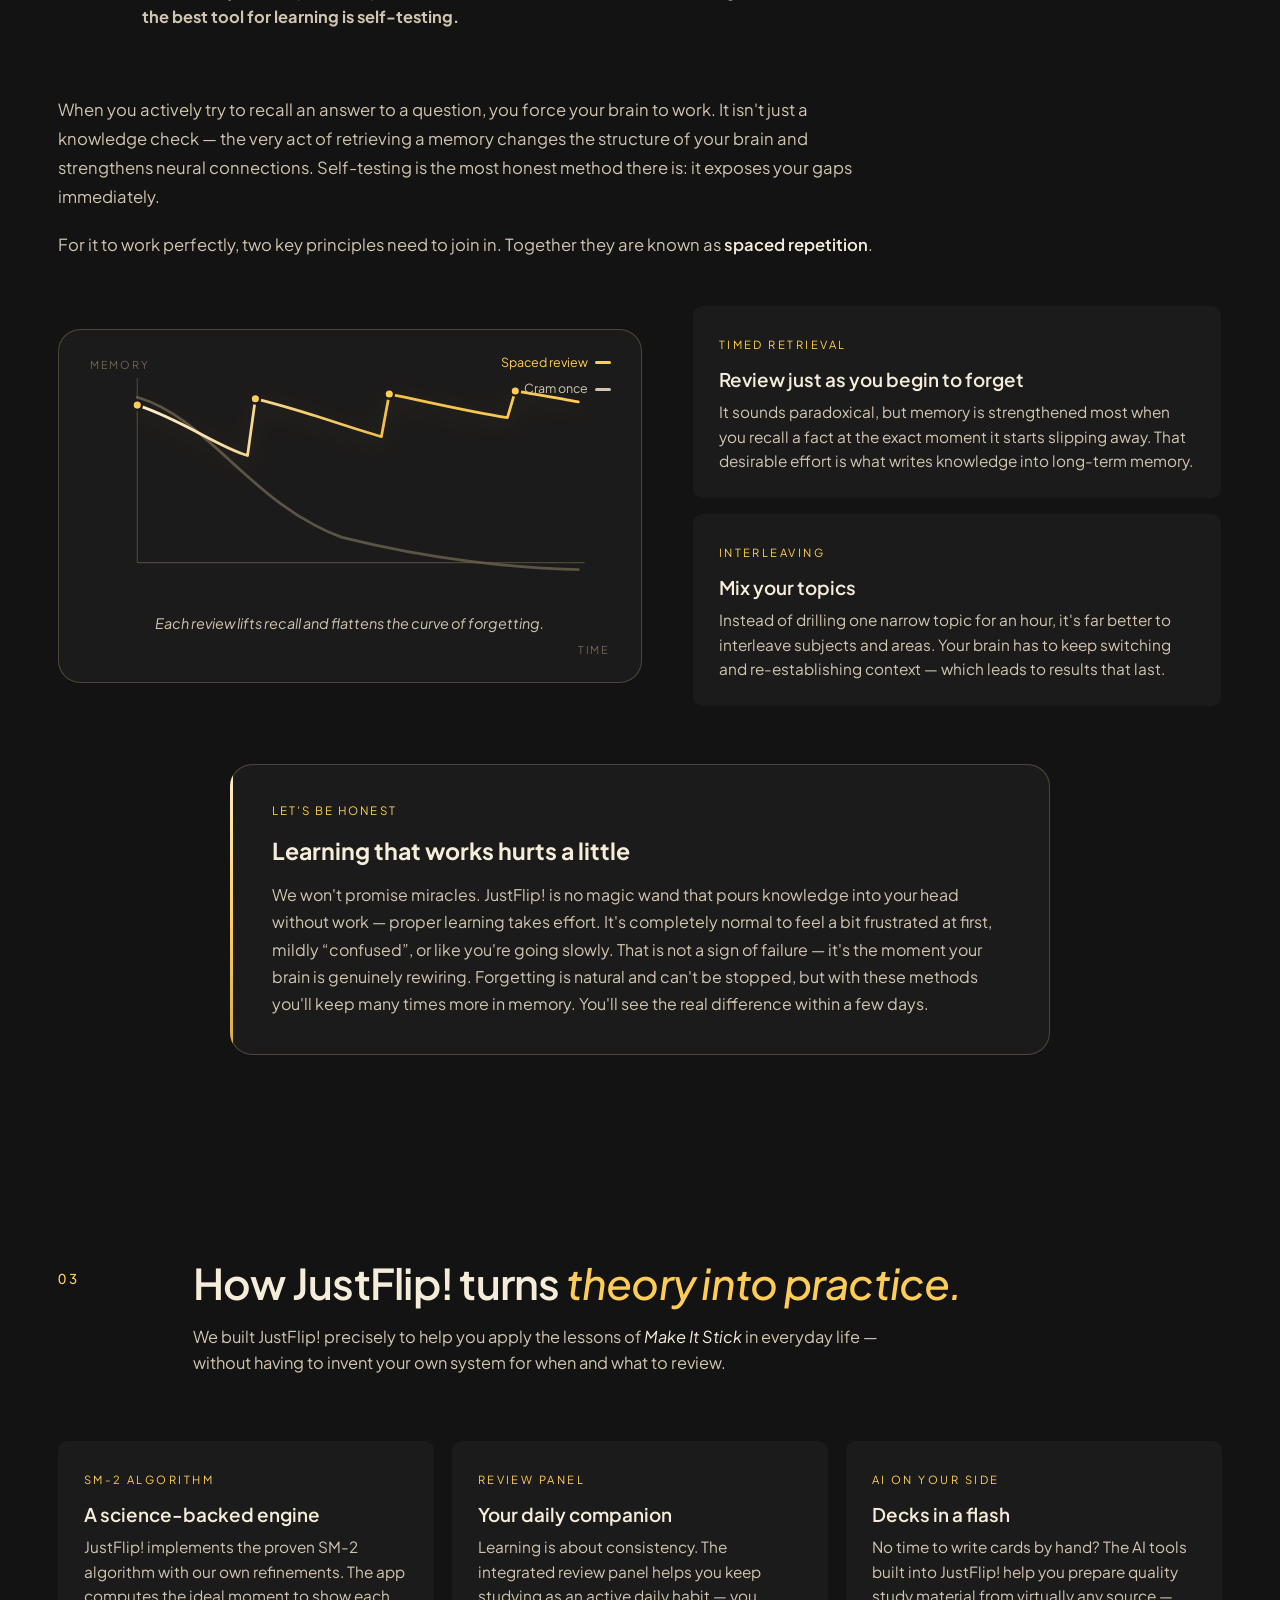
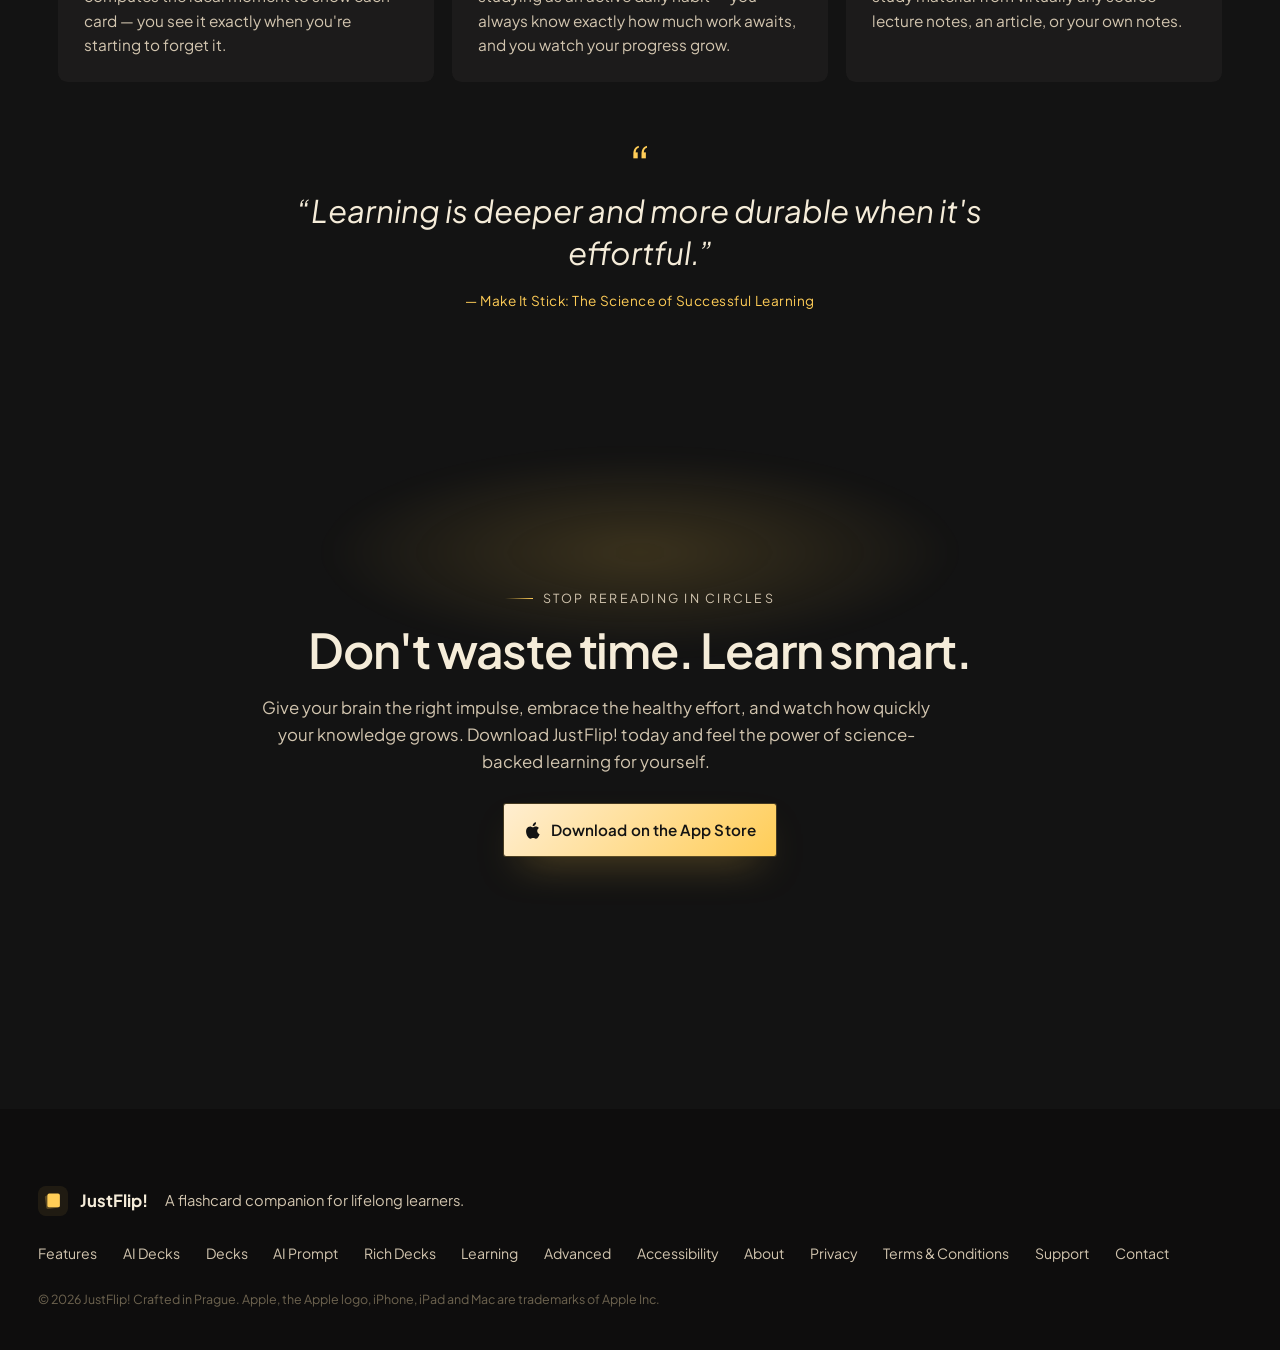
<file: learning.html>
<!doctype html>
<html lang="en">
<head>
  <meta charset="utf-8" />
  <meta name="viewport" content="width=device-width, initial-scale=1, viewport-fit=cover" />
  <meta name="theme-color" content="#131313" />

  <link rel="icon" type="image/svg+xml" href="/favicon.svg">
  <link rel="icon" type="image/png" sizes="96x96" href="/favicon-96x96.png">
  <link rel="icon" type="image/x-icon" href="/favicon.ico">
  <link rel="apple-touch-icon" href="/apple-touch-icon.png">
  <link rel="manifest" href="/site.webmanifest">

  <title data-i18n="learning.metaTitle">JustFlip! Why classic studying is a myth — and how to learn effectively</title>
  <meta name="description" content="Highlighting and rereading feel productive, but the memory fades fast. Learn how retrieval practice, spaced repetition and interleaving — the science behind Make It Stick — help you remember for good, and how JustFlip! puts them to work." data-i18n-attr="content" data-i18n-content="learning.metaDescription" />

  <link rel="preconnect" href="https://fonts.googleapis.com">
  <link rel="preconnect" href="https://fonts.gstatic.com" crossorigin>
  <link href="https://fonts.googleapis.com/css2?family=Plus+Jakarta+Sans:ital,wght@0,300;0,400;0,500;0,600;0,700;1,400&display=swap" rel="stylesheet">

  <link rel="stylesheet" href="css/styles.css" />
</head>
<body>

  <header class="nav" id="nav">
    <a class="nav__brand" href="index.html#top" aria-label="JustFlip! - home">
      <span class="nav__mark" aria-hidden="true">
        <img src="images/Icon.png" alt="" width="26" height="26">
      </span>
      <span class="nav__name">JustFlip!</span>
    </a>

    <nav class="nav__links" aria-label="Primary">
      <a href="index.html" data-i18n="nav.features">Features</a>
      <a href="index.html#ai" data-i18n="nav.aiDecks">AI Decks</a>
      <a href="decks/" data-i18n="nav.decks">Decks</a>
      <a href="ai-prompt.html" data-i18n="nav.aiPrompt">AI Prompt</a>
      <a href="ai-skill.html" data-i18n="nav.richDecks">Rich Decks</a>
      <a href="learning.html" aria-current="page" data-i18n="nav.learning">Learning</a>
      <a href="advanced.html" data-i18n="nav.advanced">Advanced</a>
      <a href="accessibility/" data-i18n="accessibility.navLabel">Accessibility</a>
      <a href="about.html" data-i18n="nav.about">About</a>
    </nav>

    <div class="nav__actions">
      <a class="btn btn--primary nav__cta" href="https://apps.apple.com/cz/app/justflip-flashcards-learning/id6770141421?mt=12" target="_blank" rel="noopener" aria-label="App Store" data-i18n-attr="aria-label" data-i18n-aria-label="nav.appStore">
        <svg viewBox="0 0 24 24" width="16" height="16" aria-hidden="true"><path fill="currentColor" d="M17.6 13.3c0-2.7 2.2-4 2.3-4-1.3-1.8-3.3-2.1-4-2.1-1.7-.2-3.3 1-4.1 1-.9 0-2.2-1-3.6-1-1.8 0-3.6 1.1-4.5 2.7-1.9 3.4-.5 8.4 1.4 11.1.9 1.3 2 2.8 3.5 2.7 1.4-.1 1.9-.9 3.6-.9s2.1.9 3.6.9c1.5 0 2.5-1.3 3.4-2.7.7-1 1.3-2.2 1.6-3.4-1.5-.6-3.2-2.3-3.2-4.3zM14.9 5.2c.8-.9 1.3-2.2 1.1-3.5-1.1.1-2.4.7-3.2 1.6-.7.8-1.4 2.1-1.2 3.4 1.2.1 2.5-.6 3.3-1.5z"/></svg>
        <span data-i18n="nav.appStore">App Store</span>
      </a>
    </div>
  </header>

  <main id="top" class="prompt-page learning-page">

    <!-- Hero -->
    <section class="prompt-hero" data-section>
      <div class="hero__bg" aria-hidden="true">
        <div class="hero__beam"></div>
        <div class="hero__grain"></div>
      </div>

      <div class="prompt-hero__copy">
        <p class="eyebrow" data-i18n="learning.eyebrow">The science of modern learning</p>
        <h1 class="display" data-i18n="learning.title">
          Classic studying is a myth.<br/>
          <em>Learn what actually works.</em>
        </h1>
        <p class="lede" data-i18n="learning.lede">
          Remember the sleepless nights spent highlighting textbooks, or reading
          the same notes over and over? Most of us grew up believing that the more
          time we spend passively going over the material, the deeper it sinks in.
          We have news that may surprise you — and will most likely come as a relief:
          <strong>science shows that this is not how effective learning works at all.</strong>
        </p>
        <div class="hero__actions">
          <a class="btn btn--primary" href="#illusion" data-i18n="learning.readCta">Start reading</a>
          <a class="btn btn--ghost" href="index.html#download" data-i18n="learning.downloadCta">Get JustFlip!</a>
        </div>
      </div>

      <aside class="prompt-hero__panel">
        <span class="prompt-hero__panel-kicker" data-i18n="learning.panelKicker">Where this comes from</span>
        <p data-i18n="learning.panelText">
          In the landmark book <em>Make It Stick: The Science of Successful Learning</em>,
          researchers showed that our intuition often betrays us when we study. This is
          the story of why we learn the wrong way — and how JustFlip! lets you change
          it today.
        </p>
      </aside>
    </section>

    <!-- 01 · The illusion of knowing -->
    <section class="section section--prompt" id="illusion" data-section>
      <header class="section__head">
        <span class="section__number">01</span>
        <div>
          <h2 class="headline" data-i18n="learning.illusionTitle">A trap called the <em>illusion of knowing.</em></h2>
          <p class="kicker" data-i18n="learning.illusionKicker">
            The greatest enemy of effective learning is your own brain. Read a text
            three or four times in a row and it starts to feel like familiar ground.
            The information seems known — and you convince yourself you've mastered it.
          </p>
        </div>
      </header>

      <div class="article-prose">
        <p data-i18n="learning.illusionP1">
          Experts call this the <strong>illusion of knowing</strong>. We are simply
          poor judges of how much we've actually learned. The real test comes only
          at the moment we have to pull the information out of our head without a
          hint. And that's exactly where we so often fail.
        </p>
      </div>
    </section>

    <!-- 02 · Self-testing -->
    <section class="section section--prompt" id="testing" data-section>
      <header class="section__head section__head--right">
        <span class="section__number">02</span>
        <div>
          <h2 class="headline" data-i18n="learning.testingTitle">Self-testing: the most honest <em>mirror of your memory.</em></h2>
          <p class="kicker" data-i18n="learning.testingKicker">
            So how do you escape the trap? The authors of <em>Make It Stick</em> offer an
            unambiguous answer: <strong>the best tool for learning is self-testing.</strong>
          </p>
        </div>
      </header>

      <div class="article-prose">
        <p data-i18n="learning.testingP1">
          When you actively try to recall an answer to a question, you force your brain
          to work. It isn't just a knowledge check — the very act of retrieving a memory
          changes the structure of your brain and strengthens neural connections.
          Self-testing is the most honest method there is: it exposes your gaps immediately.
        </p>
        <p data-i18n="learning.testingP2">
          For it to work perfectly, two key principles need to join in. Together they are
          known as <strong>spaced repetition</strong>.
        </p>
      </div>

      <div class="science">
        <figure class="science__chart" aria-label="Chart comparing how memory fades after a single cram versus spaced review" data-i18n-attr="aria-label" data-i18n-aria-label="science.chartLabel">
          <div class="science__legend" aria-hidden="true">
            <span class="science__legend-item science__legend-item--spaced" data-i18n="science.chartSpaced">Spaced review</span>
            <span class="science__legend-item science__legend-item--cram" data-i18n="science.chartCram">Cram once</span>
          </div>
          <svg class="science__svg" viewBox="0 0 660 300" role="presentation" aria-hidden="true">
            <defs>
              <linearGradient id="science-line-gradient" x1="60" y1="0" x2="620" y2="0" gradientUnits="userSpaceOnUse">
                <stop offset="0%" stop-color="#ffedd1" />
                <stop offset="55%" stop-color="#f0c04b" />
                <stop offset="100%" stop-color="#ffcd57" />
              </linearGradient>
            </defs>
            <line class="science__axis" x1="60" y1="22" x2="60" y2="256" />
            <line class="science__axis" x1="60" y1="256" x2="628" y2="256" />
            <path class="science__line science__line--cram" pathLength="1"
                  d="M60,46 C 150,72 205,182 320,224 C 440,254 540,262 620,265" />
            <path class="science__line science__line--spaced" pathLength="1" stroke="url(#science-line-gradient)"
                  d="M60,56 C 120,76 160,108 200,120 L 210,48 C 270,62 320,82 370,96 L 380,42 C 430,52 480,64 530,72 L 540,38 C 575,44 600,48 620,52" />
            <circle class="science__dot" cx="60" cy="56" r="6" />
            <circle class="science__dot" cx="210" cy="48" r="6" />
            <circle class="science__dot" cx="380" cy="42" r="6" />
            <circle class="science__dot" cx="540" cy="38" r="6" />
          </svg>
          <span class="science__axis-label science__axis-label--y" data-i18n="science.chartMemory">Memory</span>
          <span class="science__axis-label science__axis-label--x" data-i18n="science.chartTime">Time</span>
          <p class="science__chart-note" data-i18n="science.chartNote">Each review lifts recall and flattens the curve of forgetting.</p>
        </figure>

        <div class="science__principles science__principles--stack">
          <div class="tile">
            <span class="tile__num" data-i18n="learning.forgetTag">Timed retrieval</span>
            <h3 data-i18n="learning.forgetTitle">Review just as you begin to forget</h3>
            <p data-i18n="learning.forgetDesc">It sounds paradoxical, but memory is strengthened most when you recall a fact at the exact moment it starts slipping away. That desirable effort is what writes knowledge into long-term memory.</p>
          </div>
          <div class="tile">
            <span class="tile__num" data-i18n="learning.interleaveTag">Interleaving</span>
            <h3 data-i18n="learning.interleaveTitle">Mix your topics</h3>
            <p data-i18n="learning.interleaveDesc">Instead of drilling one narrow topic for an hour, it's far better to interleave subjects and areas. Your brain has to keep switching and re-establishing context — which leads to results that last.</p>
          </div>
        </div>
      </div>

      <aside class="learning-callout">
        <span class="learning-callout__kicker" data-i18n="learning.honestKicker">Let's be honest</span>
        <h3 data-i18n="learning.honestTitle">Learning that works hurts a little</h3>
        <p data-i18n="learning.honestText">
          We won't promise miracles. JustFlip! is no magic wand that pours knowledge into
          your head without work — proper learning takes effort. It's completely normal to
          feel a bit frustrated at first, mildly “confused”, or like you're going slowly.
          That is not a sign of failure — it's the moment your brain is genuinely rewiring.
          Forgetting is natural and can't be stopped, but with these methods you'll keep
          many times more in memory. You'll see the real difference within a few days.
        </p>
      </aside>
    </section>

    <!-- 03 · Theory into practice -->
    <section class="section section--prompt" id="practice" data-section>
      <header class="section__head">
        <span class="section__number">03</span>
        <div>
          <h2 class="headline" data-i18n="learning.practiceTitle">How JustFlip! turns <em>theory into practice.</em></h2>
          <p class="kicker" data-i18n="learning.practiceKicker">
            We built JustFlip! precisely to help you apply the lessons of <em>Make It Stick</em>
            in everyday life — without having to invent your own system for when
            and what to review.
          </p>
        </div>
      </header>

      <div class="learning-points">
        <div class="tile">
          <span class="tile__num" data-i18n="learning.algoTag">SM-2 algorithm</span>
          <h3 data-i18n="learning.algoTitle">A science-backed engine</h3>
          <p data-i18n="learning.algoDesc">JustFlip! implements the proven SM-2 algorithm with our own refinements. The app computes the ideal moment to show each card — you see it exactly when you're starting to forget it.</p>
        </div>
        <div class="tile">
          <span class="tile__num" data-i18n="learning.reviewTag">Review panel</span>
          <h3 data-i18n="learning.reviewTitle">Your daily companion</h3>
          <p data-i18n="learning.reviewDesc">Learning is about consistency. The integrated review panel helps you keep studying as an active daily habit — you always know exactly how much work awaits, and you watch your progress grow.</p>
        </div>
        <div class="tile">
          <span class="tile__num" data-i18n="learning.aiTag">AI on your side</span>
          <h3 data-i18n="learning.aiTitle">Decks in a flash</h3>
          <p data-i18n="learning.aiDesc">No time to write cards by hand? The AI tools built into JustFlip! help you prepare quality study material from virtually any source — lecture notes, an article, or your own notes.</p>
        </div>
      </div>

      <blockquote class="science__quote">
        <p data-i18n="science.quote">“Learning is deeper and more durable when it's effortful.”</p>
        <cite data-i18n="science.quoteAttr">— Make It Stick: The Science of Successful Learning</cite>
      </blockquote>
    </section>

    <!-- CTA -->
    <section class="section section--cta" data-section>
      <div class="cta">
        <p class="eyebrow" data-i18n="learning.ctaEyebrow">Stop rereading in circles</p>
        <h2 class="display display--sm" data-i18n="learning.ctaTitle">Don't waste time. Learn smart.</h2>
        <p class="lede" data-i18n="learning.ctaLede">
          Give your brain the right impulse, embrace the healthy effort, and watch
          how quickly your knowledge grows. Download JustFlip! today and feel the power
          of science-backed learning for yourself.
        </p>
        <div class="hero__actions">
          <a class="btn btn--primary" href="https://apps.apple.com/cz/app/justflip-flashcards-learning/id6770141421?mt=12" target="_blank" rel="noopener">
            <svg viewBox="0 0 24 24" width="18" height="18" aria-hidden="true"><path fill="currentColor" d="M17.6 13.3c0-2.7 2.2-4 2.3-4-1.3-1.8-3.3-2.1-4-2.1-1.7-.2-3.3 1-4.1 1-.9 0-2.2-1-3.6-1-1.8 0-3.6 1.1-4.5 2.7-1.9 3.4-.5 8.4 1.4 11.1.9 1.3 2 2.8 3.5 2.7 1.4-.1 1.9-.9 3.6-.9s2.1.9 3.6.9c1.5 0 2.5-1.3 3.4-2.7.7-1 1.3-2.2 1.6-3.4-1.5-.6-3.2-2.3-3.2-4.3zM14.9 5.2c.8-.9 1.3-2.2 1.1-3.5-1.1.1-2.4.7-3.2 1.6-.7.8-1.4 2.1-1.2 3.4 1.2.1 2.5-.6 3.3-1.5z"/></svg>
            <span data-i18n="cta.download">Download on the App Store</span>
          </a>
        </div>
      </div>
    </section>

  </main>

  <footer class="footer" id="about">
    <div class="footer__inner">
      <div class="footer__brand">
        <span class="nav__mark" aria-hidden="true">
          <svg viewBox="0 0 32 32" width="20" height="20">
            <rect x="4" y="6" width="20" height="22" rx="3" fill="#ffcd57" opacity=".25" transform="rotate(-8 14 17)"/>
            <rect x="7" y="4" width="20" height="22" rx="3" fill="#ffcd57"/>
          </svg>
        </span>
        <strong>JustFlip!</strong>
        <span class="footer__tag" data-i18n="footer.tagline">A flashcard companion for lifelong learners.</span>
      </div>

      <nav class="footer__nav" aria-label="Footer">
        <a href="index.html" data-i18n="footer.features">Features</a>
        <a href="index.html#ai" data-i18n="footer.aiDecks">AI Decks</a>
        <a href="decks/" data-i18n="footer.decks">Decks</a>
        <a href="ai-prompt.html" data-i18n="footer.aiPrompt">AI Prompt</a>
        <a href="ai-skill.html" data-i18n="footer.richDecks">Rich Decks</a>
        <a href="learning.html" data-i18n="footer.learning">Learning</a>
        <a href="advanced.html" data-i18n="footer.advanced">Advanced</a>
        <a href="accessibility/" data-i18n="accessibility.navLabel">Accessibility</a>
        <a href="about.html" data-i18n="footer.about">About</a>
        <a href="privacy.html" data-i18n="footer.privacy">Privacy</a>
        <a href="terms.html" data-i18n="footer.terms">Terms &amp; Conditions</a>
        <a href="mailto:daniel.cech@gmail.com" data-i18n="footer.support">Support</a>
        <a href="mailto:daniel.cech@gmail.com" data-i18n="footer.contact">Contact</a>
      </nav>

      <p class="footer__copy" data-i18n="footer.copyright">© <span id="year"></span> JustFlip! Crafted in Prague. Apple, the Apple logo, iPhone, iPad and Mac are trademarks of Apple Inc.</p>
    </div>
  </footer>

  <script src="js/i18n.js" defer></script>
  <script src="js/main.js" defer></script>
</body>
</html>
</file>
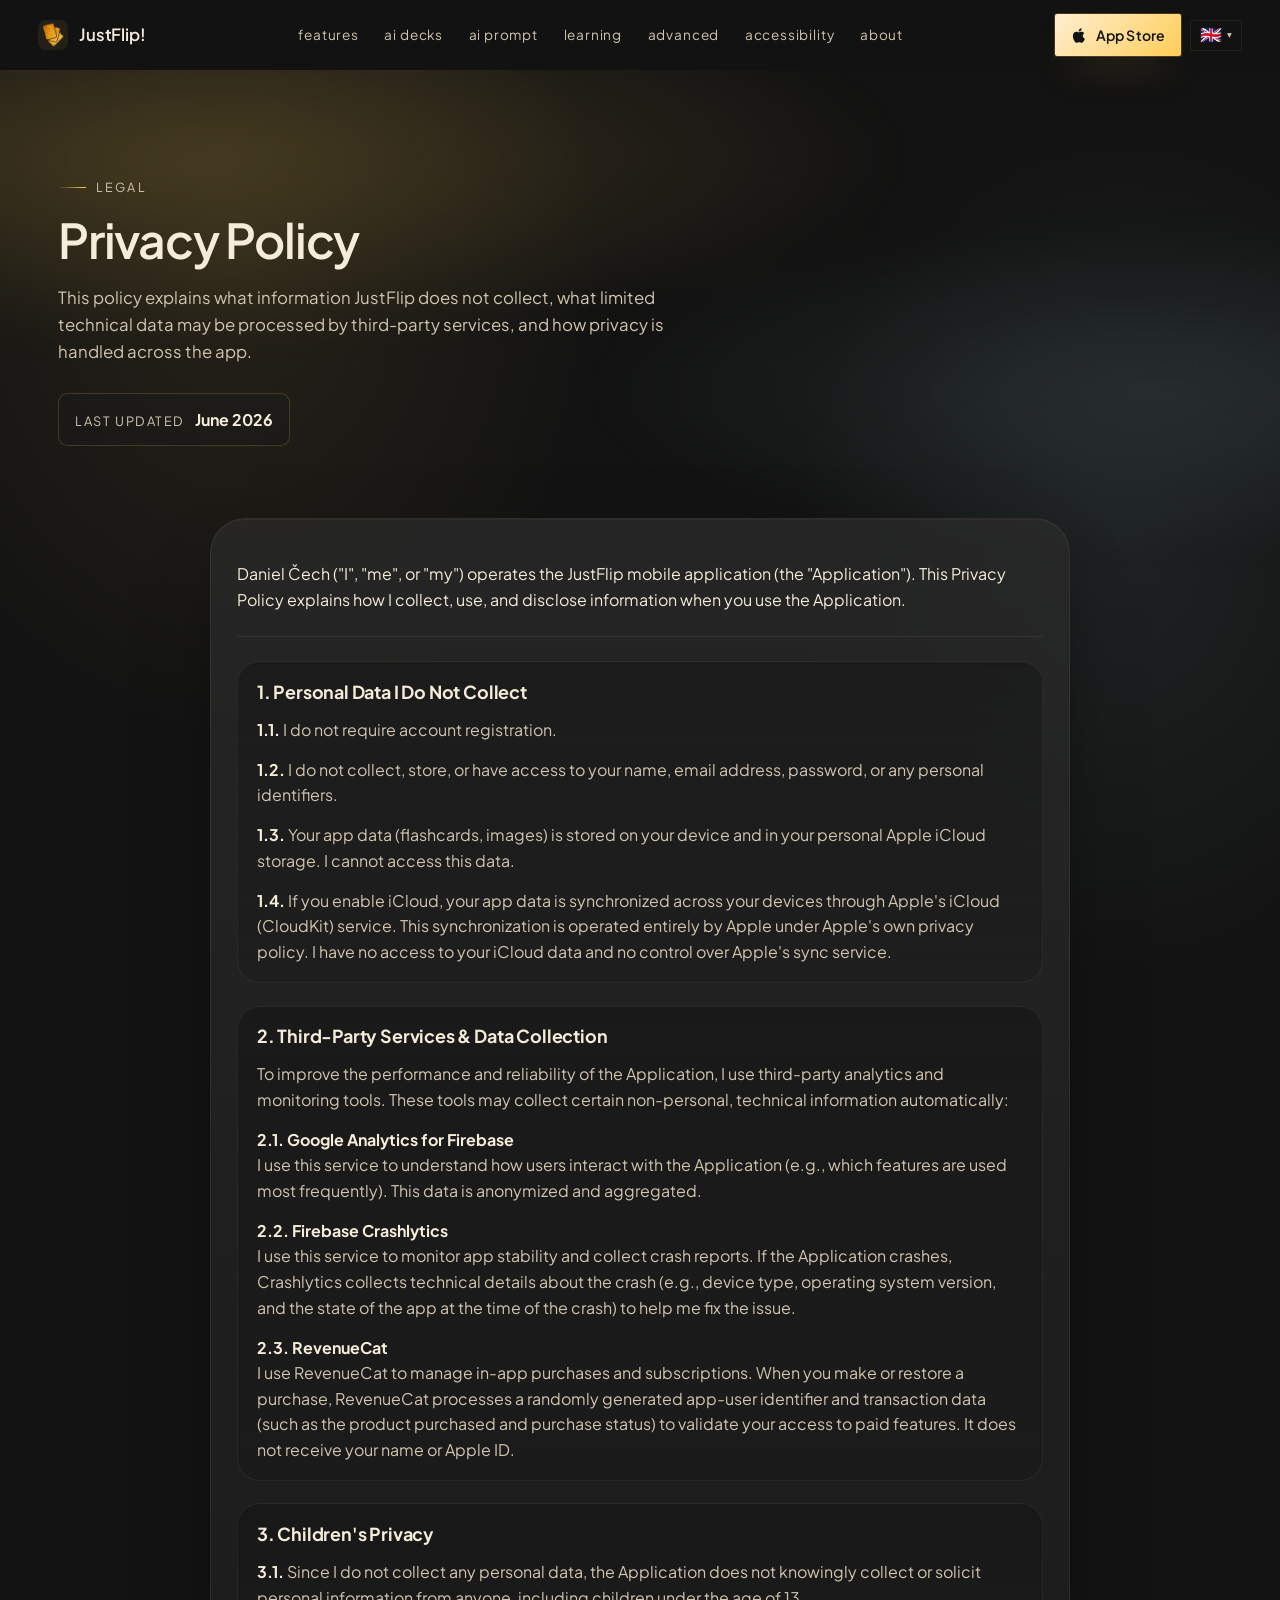
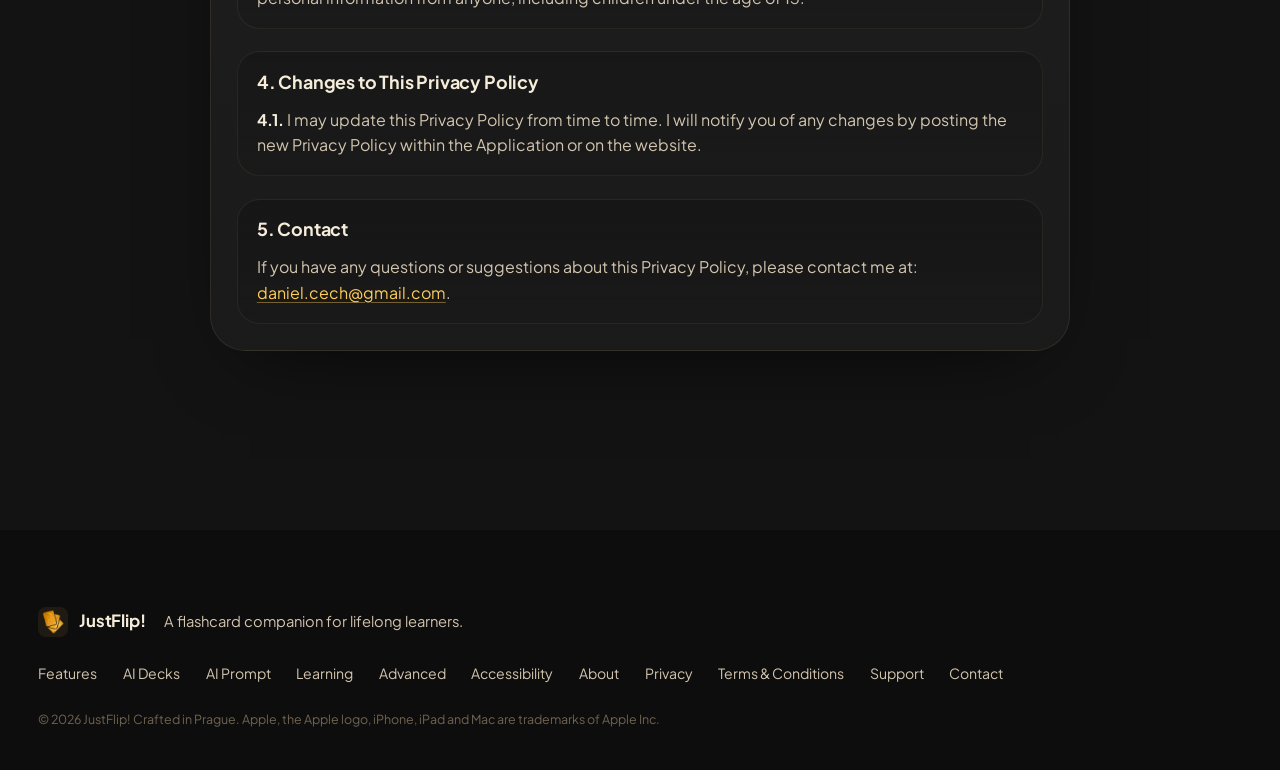
<file: privacy.html>
<!doctype html>
<html lang="en">
<head>
  <meta charset="utf-8" />
  <meta name="viewport" content="width=device-width, initial-scale=1, viewport-fit=cover" />
  <meta name="theme-color" content="#131313" />

  <link rel="icon" type="image/svg+xml" href="/favicon.svg">
  <link rel="icon" type="image/png" sizes="96x96" href="/favicon-96x96.png">
  <link rel="icon" type="image/x-icon" href="/favicon.ico">
  <link rel="apple-touch-icon" href="/apple-touch-icon.png">
  <link rel="manifest" href="/site.webmanifest">

  <title data-i18n="privacy.metaTitle">JustFlip! Privacy Policy</title>
  <meta name="description" content="Privacy Policy for the JustFlip app." data-i18n-attr="content" data-i18n-content="privacy.metaDescription" />

  <link rel="preconnect" href="https://fonts.googleapis.com">
  <link rel="preconnect" href="https://fonts.gstatic.com" crossorigin>
  <link href="https://fonts.googleapis.com/css2?family=Plus+Jakarta+Sans:ital,wght@0,300;0,400;0,500;0,600;0,700;1,400&display=swap" rel="stylesheet">

  <link rel="stylesheet" href="css/styles.css" />
</head>
<body>

  <header class="nav" id="nav">
    <a class="nav__brand" href="index.html#top" aria-label="JustFlip! - home">
      <span class="nav__mark" aria-hidden="true">
        <img src="images/Icon.png" alt="" width="26" height="26">
      </span>
      <span class="nav__name">JustFlip!</span>
    </a>

    <nav class="nav__links" aria-label="Primary">
      <a href="index.html" data-i18n="nav.features">Features</a>
      <a href="index.html#ai" data-i18n="nav.aiDecks">AI Decks</a>
      <a href="ai-prompt.html" data-i18n="nav.aiPrompt">AI Prompt</a>
      <a href="learning.html" data-i18n="nav.learning">Learning</a>
      <a href="advanced.html" data-i18n="nav.advanced">Advanced</a>
      <a href="accessibility/" data-i18n="accessibility.navLabel">Accessibility</a>
      <a href="about.html" data-i18n="nav.about">About</a>
    </nav>

    <div class="nav__actions">
      <a class="btn btn--primary nav__cta" href="https://apps.apple.com/cz/app/justflip-flashcards-learning/id6770141421?mt=12" target="_blank" rel="noopener" aria-label="App Store" data-i18n-attr="aria-label" data-i18n-aria-label="nav.appStore">
        <svg viewBox="0 0 24 24" width="16" height="16" aria-hidden="true"><path fill="currentColor" d="M17.6 13.3c0-2.7 2.2-4 2.3-4-1.3-1.8-3.3-2.1-4-2.1-1.7-.2-3.3 1-4.1 1-.9 0-2.2-1-3.6-1-1.8 0-3.6 1.1-4.5 2.7-1.9 3.4-.5 8.4 1.4 11.1.9 1.3 2 2.8 3.5 2.7 1.4-.1 1.9-.9 3.6-.9s2.1.9 3.6.9c1.5 0 2.5-1.3 3.4-2.7.7-1 1.3-2.2 1.6-3.4-1.5-.6-3.2-2.3-3.2-4.3zM14.9 5.2c.8-.9 1.3-2.2 1.1-3.5-1.1.1-2.4.7-3.2 1.6-.7.8-1.4 2.1-1.2 3.4 1.2.1 2.5-.6 3.3-1.5z"/></svg>
        <span data-i18n="nav.appStore">App Store</span>
      </a>
    </div>
  </header>

  <main id="top" class="legal-page">
    <section class="legal-hero" data-section>
      <div class="hero__bg" aria-hidden="true">
        <div class="hero__beam"></div>
        <div class="hero__grain"></div>
      </div>

      <div class="legal-hero__inner">
        <p class="eyebrow" data-i18n="legal.eyebrow">Legal</p>
        <h1 class="display display--sm" id="privacy-title" data-i18n="privacy.title">Privacy Policy</h1>
        <p class="lede" data-i18n="privacy.lede">
          This policy explains what information JustFlip does not collect, what limited technical
          data may be processed by third-party services, and how privacy is handled across the app.
        </p>
        <div class="legal-meta">
          <span class="legal-meta__label" data-i18n="legal.lastUpdated">Last updated</span>
          <strong data-i18n="privacy.updated">June 2026</strong>
        </div>
      </div>
    </section>

    <section class="section section--legal" data-section>
      <div class="legal-shell">
        <article class="legal-card" aria-labelledby="privacy-title">
          <div class="legal-card__intro">
            <p>
              <span data-i18n="privacy.intro1">Daniel Čech ("I", "me", or "my") operates the JustFlip mobile application (the "Application"). This Privacy Policy explains how I collect, use, and disclose information when you use the Application.</span>
            </p>
          </div>

          <div class="legal-prose">
            <section class="legal-block" aria-labelledby="privacy-no-collect">
              <h2 id="privacy-no-collect" data-i18n="privacy.noCollectTitle">1. Personal Data I Do Not Collect</h2>
              <p data-i18n="privacy.noCollect1"><strong>1.1.</strong> I do not require account registration.</p>
              <p data-i18n="privacy.noCollect2"><strong>1.2.</strong> I do not collect, store, or have access to your name, email address, password, or any personal identifiers.</p>
              <p data-i18n="privacy.noCollect3"><strong>1.3.</strong> Your app data (flashcards, images) is stored on your device and in your personal Apple iCloud storage. I cannot access this data.</p>
              <p data-i18n="privacy.noCollect4"><strong>1.4.</strong> If you enable iCloud, your app data is synchronized across your devices through Apple's iCloud (CloudKit) service. This synchronization is operated entirely by Apple under Apple's own privacy policy. I have no access to your iCloud data and no control over Apple's sync service.</p>
            </section>

            <section class="legal-block" aria-labelledby="privacy-third-party">
              <h2 id="privacy-third-party" data-i18n="privacy.thirdPartyTitle">2. Third-Party Services &amp; Data Collection</h2>
              <p data-i18n="privacy.thirdPartyLead">
                To improve the performance and reliability of the Application, I use third-party
                analytics and monitoring tools. These tools may collect certain non-personal,
                technical information automatically:
              </p>
              <p data-i18n="privacy.thirdParty1"><strong>2.1. Google Analytics for Firebase</strong><br>I use this service to understand how users interact with the Application (e.g., which features are used most frequently). This data is anonymized and aggregated.</p>
              <p data-i18n="privacy.thirdParty2"><strong>2.2. Firebase Crashlytics</strong><br>I use this service to monitor app stability and collect crash reports. If the Application crashes, Crashlytics collects technical details about the crash (e.g., device type, operating system version, and the state of the app at the time of the crash) to help me fix the issue.</p>
              <p data-i18n="privacy.thirdParty3"><strong>2.3. RevenueCat</strong><br>I use RevenueCat to manage in-app purchases and subscriptions. When you make or restore a purchase, RevenueCat processes a randomly generated app-user identifier and transaction data (such as the product purchased and purchase status) to validate your access to paid features. It does not receive your name or Apple ID.</p>
            </section>

            <section class="legal-block" aria-labelledby="privacy-children">
              <h2 id="privacy-children" data-i18n="privacy.childrenTitle">3. Children's Privacy</h2>
              <p data-i18n="privacy.children1"><strong>3.1.</strong> Since I do not collect any personal data, the Application does not knowingly collect or solicit personal information from anyone, including children under the age of 13.</p>
            </section>

            <section class="legal-block" aria-labelledby="privacy-changes">
              <h2 id="privacy-changes" data-i18n="privacy.changesTitle">4. Changes to This Privacy Policy</h2>
              <p data-i18n="privacy.changes1"><strong>4.1.</strong> I may update this Privacy Policy from time to time. I will notify you of any changes by posting the new Privacy Policy within the Application or on the website.</p>
            </section>

            <section class="legal-block" aria-labelledby="privacy-contact">
              <h2 id="privacy-contact" data-i18n="privacy.contactTitle">5. Contact</h2>
              <p data-i18n="privacy.contactLead">
                If you have any questions or suggestions about this Privacy Policy, please contact me at:
                <a class="legal-link" href="mailto:daniel.cech@gmail.com">daniel.cech@gmail.com</a>.
              </p>
            </section>
          </div>
        </article>
      </div>
    </section>
  </main>

  <footer class="footer" id="about">
    <div class="footer__inner">
      <div class="footer__brand">
        <span class="nav__brand" style="padding:0">
          <span class="nav__mark" aria-hidden="true">
            <img src="images/Icon.png" alt="" width="26" height="26">
          </span>
          <strong>JustFlip!</strong>
        </span>
        <span class="footer__tag" data-i18n="footer.tagline">A flashcard companion for lifelong learners.</span>
      </div>

      <nav class="footer__nav" aria-label="Footer">
        <a href="index.html" data-i18n="footer.features">Features</a>
        <a href="index.html#ai" data-i18n="footer.aiDecks">AI Decks</a>
        <a href="ai-prompt.html" data-i18n="footer.aiPrompt">AI Prompt</a>
        <a href="learning.html" data-i18n="footer.learning">Learning</a>
        <a href="advanced.html" data-i18n="footer.advanced">Advanced</a>
        <a href="accessibility/" data-i18n="accessibility.navLabel">Accessibility</a>
        <a href="about.html" data-i18n="footer.about">About</a>
        <a href="privacy.html" aria-current="page" data-i18n="footer.privacy">Privacy</a>
        <a href="terms.html" data-i18n="footer.terms">Terms &amp; Conditions</a>
        <a href="mailto:daniel.cech@gmail.com" data-i18n="footer.support">Support</a>
        <a href="mailto:daniel.cech@gmail.com" data-i18n="footer.contact">Contact</a>
      </nav>

      <p class="footer__copy" data-i18n="footer.copyright">© <span id="year"></span> JustFlip! Crafted in Prague. Apple, the Apple logo, iPhone, iPad and Mac are trademarks of Apple Inc.</p>
    </div>
  </footer>

  <script src="js/i18n.js"></script>
  <script src="js/main.js"></script>
</body>
</html>
</file>
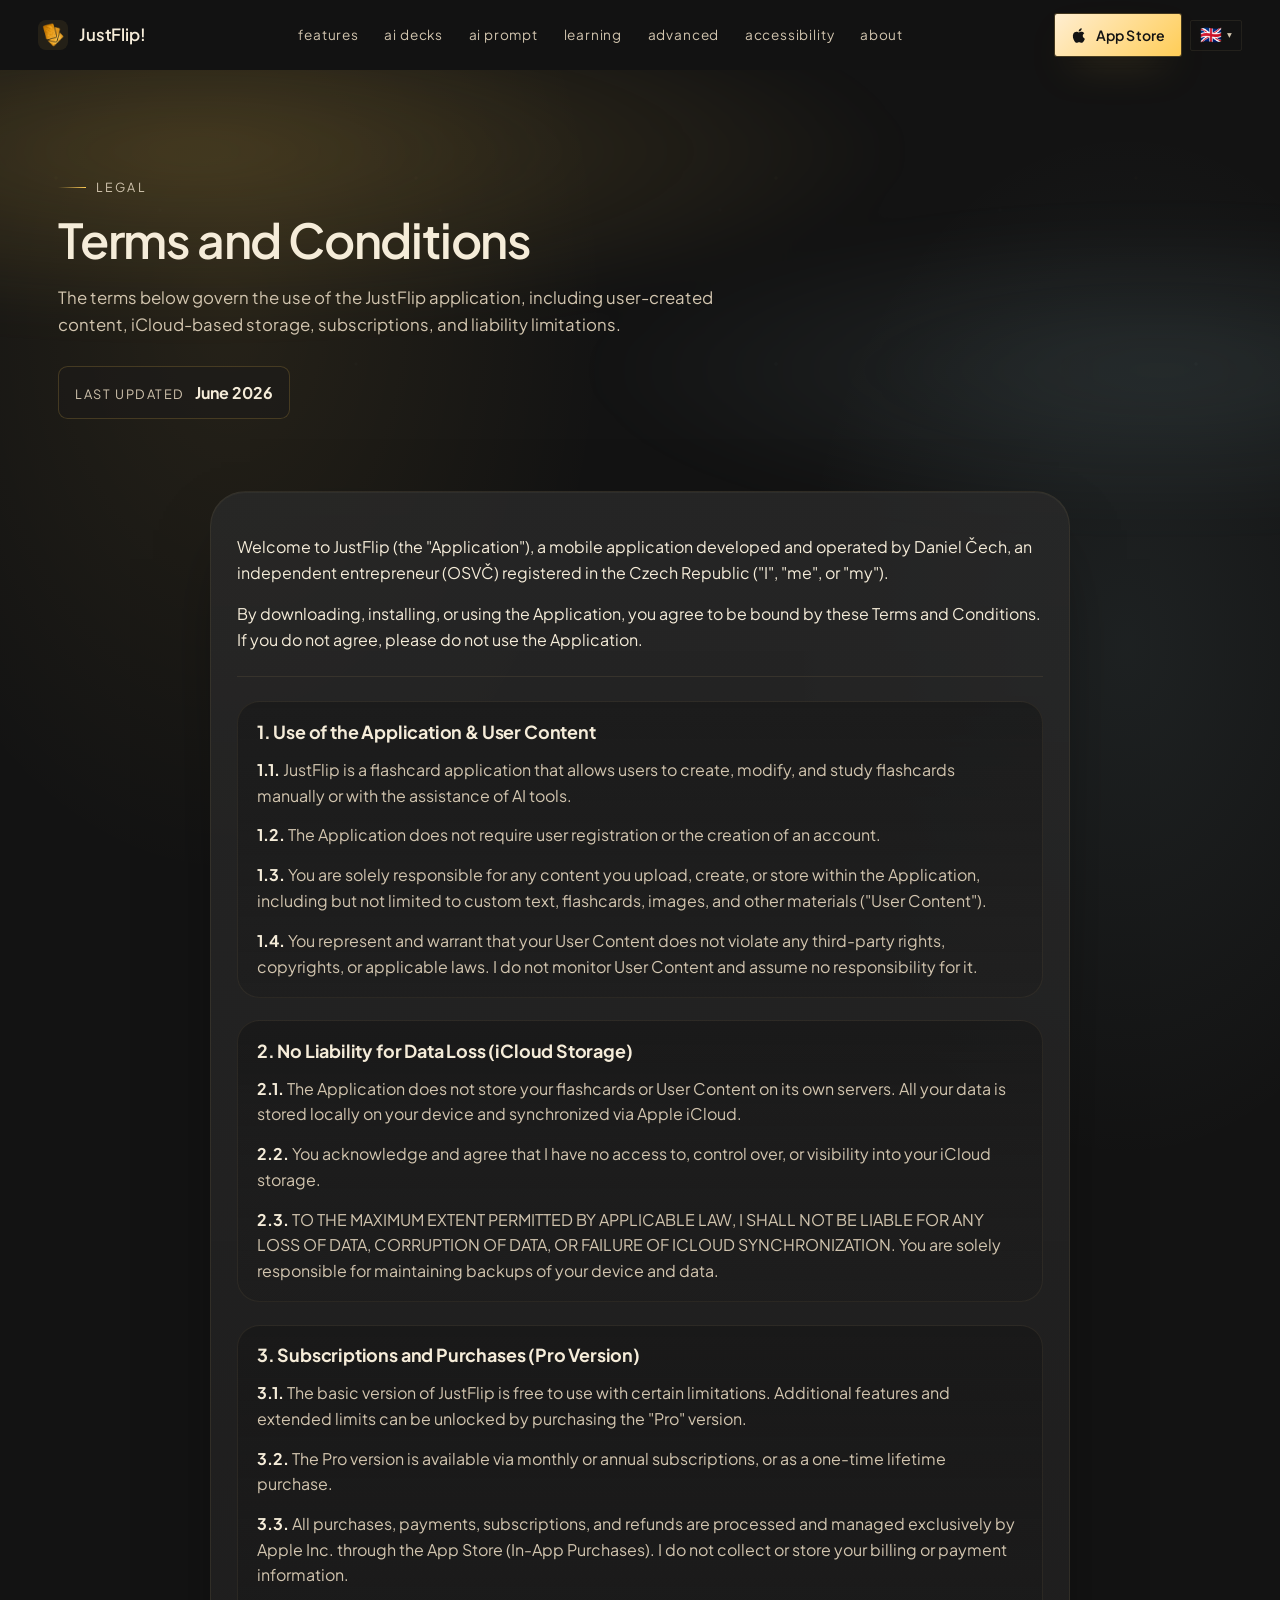
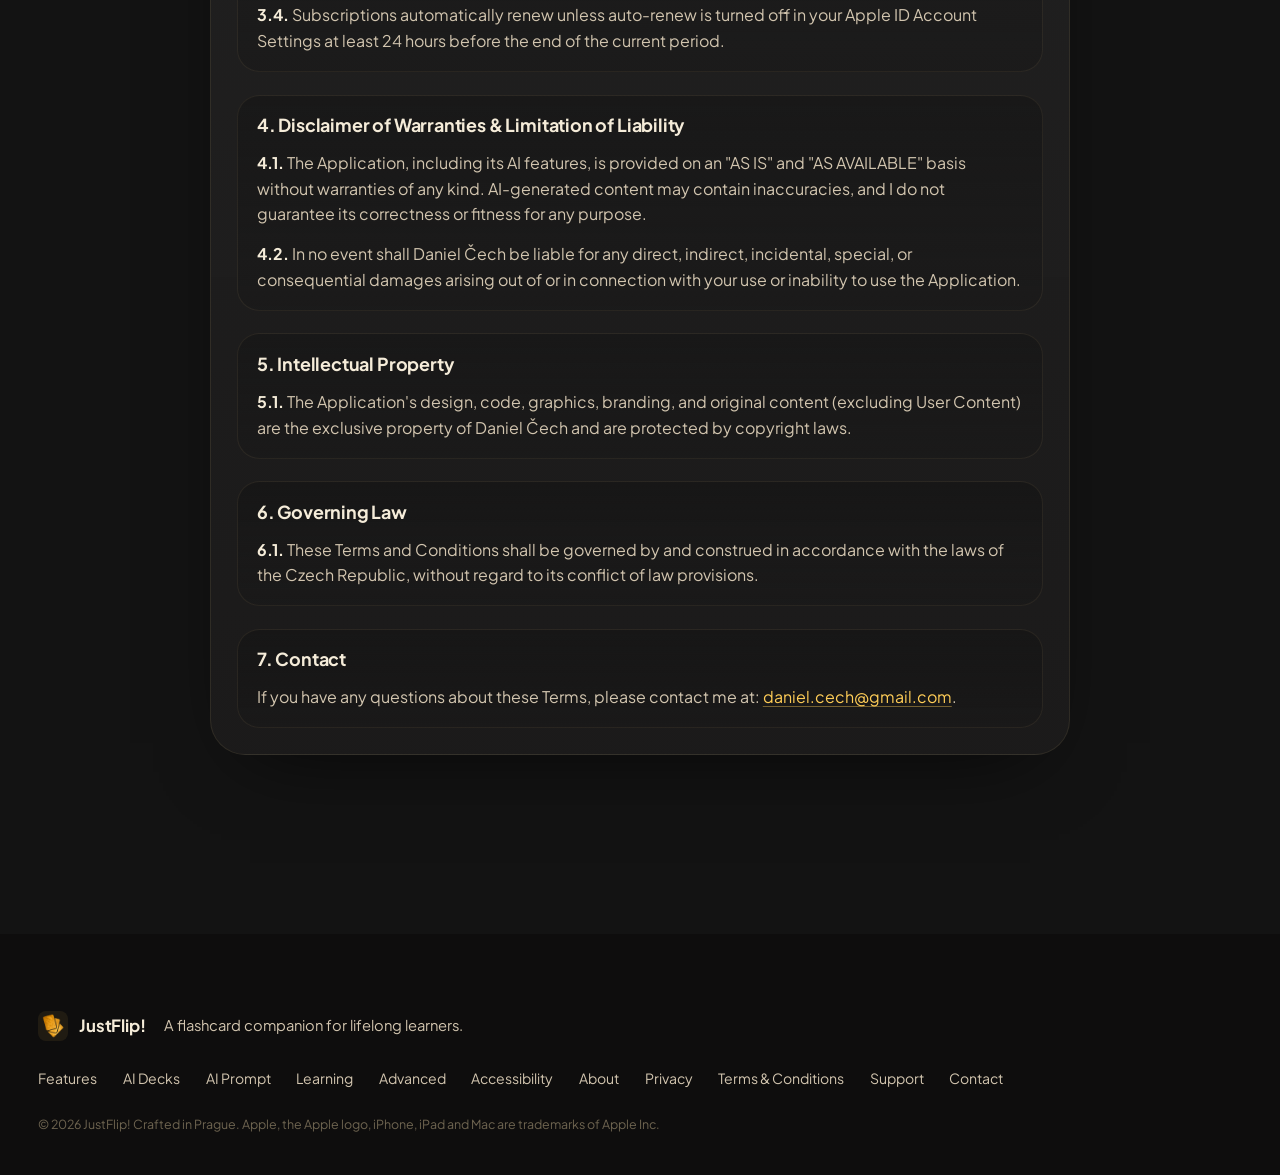
<file: terms.html>
<!doctype html>
<html lang="en">
<head>
  <meta charset="utf-8" />
  <meta name="viewport" content="width=device-width, initial-scale=1, viewport-fit=cover" />
  <meta name="theme-color" content="#131313" />

  <link rel="icon" type="image/svg+xml" href="/favicon.svg">
  <link rel="icon" type="image/png" sizes="96x96" href="/favicon-96x96.png">
  <link rel="icon" type="image/x-icon" href="/favicon.ico">
  <link rel="apple-touch-icon" href="/apple-touch-icon.png">
  <link rel="manifest" href="/site.webmanifest">

  <title data-i18n="terms.metaTitle">JustFlip! Terms and Conditions</title>
  <meta name="description" content="Terms and Conditions for the JustFlip app." data-i18n-attr="content" data-i18n-content="terms.metaDescription" />

  <link rel="preconnect" href="https://fonts.googleapis.com">
  <link rel="preconnect" href="https://fonts.gstatic.com" crossorigin>
  <link href="https://fonts.googleapis.com/css2?family=Plus+Jakarta+Sans:ital,wght@0,300;0,400;0,500;0,600;0,700;1,400&display=swap" rel="stylesheet">

  <link rel="stylesheet" href="css/styles.css" />
</head>
<body>

  <header class="nav" id="nav">
    <a class="nav__brand" href="index.html#top" aria-label="JustFlip! - home">
      <span class="nav__mark" aria-hidden="true">
        <img src="images/Icon.png" alt="" width="26" height="26">
      </span>
      <span class="nav__name">JustFlip!</span>
    </a>

    <nav class="nav__links" aria-label="Primary">
      <a href="index.html" data-i18n="nav.features">Features</a>
      <a href="index.html#ai" data-i18n="nav.aiDecks">AI Decks</a>
      <a href="ai-prompt.html" data-i18n="nav.aiPrompt">AI Prompt</a>
      <a href="learning.html" data-i18n="nav.learning">Learning</a>
      <a href="advanced.html" data-i18n="nav.advanced">Advanced</a>
      <a href="accessibility/" data-i18n="accessibility.navLabel">Accessibility</a>
      <a href="about.html" data-i18n="nav.about">About</a>
    </nav>

    <div class="nav__actions">
      <a class="btn btn--primary nav__cta" href="https://apps.apple.com/cz/app/justflip-flashcards-learning/id6770141421?mt=12" target="_blank" rel="noopener" aria-label="App Store" data-i18n-attr="aria-label" data-i18n-aria-label="nav.appStore">
        <svg viewBox="0 0 24 24" width="16" height="16" aria-hidden="true"><path fill="currentColor" d="M17.6 13.3c0-2.7 2.2-4 2.3-4-1.3-1.8-3.3-2.1-4-2.1-1.7-.2-3.3 1-4.1 1-.9 0-2.2-1-3.6-1-1.8 0-3.6 1.1-4.5 2.7-1.9 3.4-.5 8.4 1.4 11.1.9 1.3 2 2.8 3.5 2.7 1.4-.1 1.9-.9 3.6-.9s2.1.9 3.6.9c1.5 0 2.5-1.3 3.4-2.7.7-1 1.3-2.2 1.6-3.4-1.5-.6-3.2-2.3-3.2-4.3zM14.9 5.2c.8-.9 1.3-2.2 1.1-3.5-1.1.1-2.4.7-3.2 1.6-.7.8-1.4 2.1-1.2 3.4 1.2.1 2.5-.6 3.3-1.5z"/></svg>
        <span data-i18n="nav.appStore">App Store</span>
      </a>
    </div>
  </header>

  <main id="top" class="legal-page">
    <section class="legal-hero" data-section>
      <div class="hero__bg" aria-hidden="true">
        <div class="hero__beam"></div>
        <div class="hero__grain"></div>
      </div>

      <div class="legal-hero__inner">
        <p class="eyebrow" data-i18n="legal.eyebrow">Legal</p>
        <h1 class="display display--sm" id="terms-title" data-i18n="terms.title">Terms and Conditions</h1>
        <p class="lede" data-i18n="terms.lede">
          The terms below govern the use of the JustFlip application, including user-created content,
          iCloud-based storage, subscriptions, and liability limitations.
        </p>
        <div class="legal-meta">
          <span class="legal-meta__label" data-i18n="legal.lastUpdated">Last updated</span>
          <strong data-i18n="terms.updated">June 2026</strong>
        </div>
      </div>
    </section>

    <section class="section section--legal" data-section>
      <div class="legal-shell">
        <article class="legal-card" aria-labelledby="terms-title">
          <div class="legal-card__intro">
            <p>
              <span data-i18n="terms.intro1">Welcome to JustFlip (the "Application"), a mobile application developed and operated by Daniel Čech, an independent entrepreneur (OSVČ) registered in the Czech Republic ("I", "me", or "my").</span>
            </p>
            <p>
              <span data-i18n="terms.intro2">By downloading, installing, or using the Application, you agree to be bound by these Terms and Conditions. If you do not agree, please do not use the Application.</span>
            </p>
          </div>

          <div class="legal-prose">
            <section class="legal-block" aria-labelledby="terms-use">
              <h2 id="terms-use" data-i18n="terms.useTitle">1. Use of the Application &amp; User Content</h2>
              <p data-i18n="terms.use1"><strong>1.1.</strong> JustFlip is a flashcard application that allows users to create, modify, and study flashcards manually or with the assistance of AI tools.</p>
              <p data-i18n="terms.use2"><strong>1.2.</strong> The Application does not require user registration or the creation of an account.</p>
              <p data-i18n="terms.use3"><strong>1.3.</strong> You are solely responsible for any content you upload, create, or store within the Application, including but not limited to custom text, flashcards, images, and other materials ("User Content").</p>
              <p data-i18n="terms.use4"><strong>1.4.</strong> You represent and warrant that your User Content does not violate any third-party rights, copyrights, or applicable laws. I do not monitor User Content and assume no responsibility for it.</p>
            </section>

            <section class="legal-block" aria-labelledby="terms-loss">
              <h2 id="terms-loss" data-i18n="terms.lossTitle">2. No Liability for Data Loss (iCloud Storage)</h2>
              <p data-i18n="terms.loss1"><strong>2.1.</strong> The Application does not store your flashcards or User Content on its own servers. All your data is stored locally on your device and synchronized via Apple iCloud.</p>
              <p data-i18n="terms.loss2"><strong>2.2.</strong> You acknowledge and agree that I have no access to, control over, or visibility into your iCloud storage.</p>
              <p data-i18n="terms.loss3"><strong>2.3.</strong> TO THE MAXIMUM EXTENT PERMITTED BY APPLICABLE LAW, I SHALL NOT BE LIABLE FOR ANY LOSS OF DATA, CORRUPTION OF DATA, OR FAILURE OF ICLOUD SYNCHRONIZATION. You are solely responsible for maintaining backups of your device and data.</p>
            </section>

            <section class="legal-block" aria-labelledby="terms-purchases">
              <h2 id="terms-purchases" data-i18n="terms.purchasesTitle">3. Subscriptions and Purchases (Pro Version)</h2>
              <p data-i18n="terms.purchases1"><strong>3.1.</strong> The basic version of JustFlip is free to use with certain limitations. Additional features and extended limits can be unlocked by purchasing the "Pro" version.</p>
              <p data-i18n="terms.purchases2"><strong>3.2.</strong> The Pro version is available via monthly or annual subscriptions, or as a one-time lifetime purchase.</p>
              <p data-i18n="terms.purchases3"><strong>3.3.</strong> All purchases, payments, subscriptions, and refunds are processed and managed exclusively by Apple Inc. through the App Store (In-App Purchases). I do not collect or store your billing or payment information.</p>
              <p data-i18n="terms.purchases4"><strong>3.4.</strong> Subscriptions automatically renew unless auto-renew is turned off in your Apple ID Account Settings at least 24 hours before the end of the current period.</p>
            </section>

            <section class="legal-block" aria-labelledby="terms-disclaimer">
              <h2 id="terms-disclaimer" data-i18n="terms.disclaimerTitle">4. Disclaimer of Warranties &amp; Limitation of Liability</h2>
              <p data-i18n="terms.disclaimer1"><strong>4.1.</strong> The Application, including its AI features, is provided on an "AS IS" and "AS AVAILABLE" basis without warranties of any kind. AI-generated content may contain inaccuracies, and I do not guarantee its correctness or fitness for any purpose.</p>
              <p data-i18n="terms.disclaimer2"><strong>4.2.</strong> In no event shall Daniel Čech be liable for any direct, indirect, incidental, special, or consequential damages arising out of or in connection with your use or inability to use the Application.</p>
            </section>

            <section class="legal-block" aria-labelledby="terms-ip">
              <h2 id="terms-ip" data-i18n="terms.ipTitle">5. Intellectual Property</h2>
              <p data-i18n="terms.ip1"><strong>5.1.</strong> The Application's design, code, graphics, branding, and original content (excluding User Content) are the exclusive property of Daniel Čech and are protected by copyright laws.</p>
            </section>

            <section class="legal-block" aria-labelledby="terms-law">
              <h2 id="terms-law" data-i18n="terms.lawTitle">6. Governing Law</h2>
              <p data-i18n="terms.law1"><strong>6.1.</strong> These Terms and Conditions shall be governed by and construed in accordance with the laws of the Czech Republic, without regard to its conflict of law provisions.</p>
            </section>

            <section class="legal-block" aria-labelledby="terms-contact">
              <h2 id="terms-contact" data-i18n="terms.contactTitle">7. Contact</h2>
              <p data-i18n="terms.contactLead">
                If you have any questions about these Terms, please contact me at:
                <a class="legal-link" href="mailto:daniel.cech@gmail.com">daniel.cech@gmail.com</a>.
              </p>
            </section>
          </div>
        </article>
      </div>
    </section>
  </main>

  <footer class="footer" id="about">
    <div class="footer__inner">
      <div class="footer__brand">
        <span class="nav__brand" style="padding:0">
          <span class="nav__mark" aria-hidden="true">
            <img src="images/Icon.png" alt="" width="26" height="26">
          </span>
          <strong>JustFlip!</strong>
        </span>
        <span class="footer__tag" data-i18n="footer.tagline">A flashcard companion for lifelong learners.</span>
      </div>

      <nav class="footer__nav" aria-label="Footer">
        <a href="index.html" data-i18n="footer.features">Features</a>
        <a href="index.html#ai" data-i18n="footer.aiDecks">AI Decks</a>
        <a href="ai-prompt.html" data-i18n="footer.aiPrompt">AI Prompt</a>
        <a href="learning.html" data-i18n="footer.learning">Learning</a>
        <a href="advanced.html" data-i18n="footer.advanced">Advanced</a>
        <a href="accessibility/" data-i18n="accessibility.navLabel">Accessibility</a>
        <a href="about.html" data-i18n="footer.about">About</a>
        <a href="privacy.html" data-i18n="footer.privacy">Privacy</a>
        <a href="terms.html" aria-current="page" data-i18n="footer.terms">Terms &amp; Conditions</a>
        <a href="mailto:daniel.cech@gmail.com" data-i18n="footer.support">Support</a>
        <a href="mailto:daniel.cech@gmail.com" data-i18n="footer.contact">Contact</a>
      </nav>

      <p class="footer__copy" data-i18n="footer.copyright">© <span id="year"></span> JustFlip! Crafted in Prague. Apple, the Apple logo, iPhone, iPad and Mac are trademarks of Apple Inc.</p>
    </div>
  </footer>

  <script src="js/i18n.js"></script>
  <script src="js/main.js"></script>
</body>
</html>
</file>
<file: css/styles.css>
/* =====================================================================
   JustFlip — Gilded Scholar
   ===================================================================== */

:root {
  /* Core palette */
  --ink:                #131313;
  --surface:            #131313;
  --surface-low:        #1c1b1b;
  --surface-high:       #2a2a2a;
  --surface-bright:     #393939;
  --surface-lowest:     #0e0d0d;

  --primary:            #ffeed1;
  --primary-container:  #ffcd57;
  --secondary:          #a1ced7;
  --on-surface:         #f5ecd9;
  --on-surface-variant: #d2c5af;
  --outline:            #6e6450;
  --outline-variant:    #4e4635;
  --tint:               #f0c04b;

  /* Mastery colors */
  --m-gray:    #6e6a60;
  --m-orange:  #e0894a;
  --m-gold:    #ffcd57;
  --m-green:   #8fc28a;
  --m-blue:    #a1ced7;
  --m-red:     #d9745e;

  /* Layout */
  --gutter: clamp(1.25rem, 3vw, 2.5rem);
  --maxw: 1240px;
  --radius-sm: 0.125rem;
  --radius-md: 0.6rem;
  --radius-lg: 1.4rem;
  --radius-xl: 2.2rem;
  --ease: cubic-bezier(.16,.84,.32,1);
}

* { box-sizing: border-box; }

html { scroll-behavior: smooth; }

html, body {
  margin: 0;
  background: var(--surface);
  color: var(--on-surface);
  font-family: "Plus Jakarta Sans", system-ui, -apple-system, "Segoe UI", sans-serif;
  font-weight: 400;
  font-size: 16px;
  line-height: 1.6;
  -webkit-font-smoothing: antialiased;
  -moz-osx-font-smoothing: grayscale;
  text-rendering: optimizeLegibility;
}

img, svg { display: block; max-width: 100%; }
a { color: inherit; text-decoration: none; }

::selection { background: var(--primary-container); color: var(--ink); }

/* =====================================================================
   Typography
   ===================================================================== */

.display {
  font-size: clamp(2.5rem, 6vw, 4.25rem);
  line-height: 1.02;
  letter-spacing: -0.025em;
  font-weight: 600;
  margin: 0 0 1.25rem;
}
.display em {
  font-style: italic;
  font-weight: 500;
  background: linear-gradient(135deg, var(--primary) 0%, var(--primary-container) 60%, var(--tint) 100%);
  -webkit-background-clip: text;
  background-clip: text;
  color: transparent;
}
.display--sm {
  font-size: clamp(2rem, 4.5vw, 3rem);
}

.headline {
  font-size: clamp(1.75rem, 3.5vw, 2.65rem);
  line-height: 1.1;
  letter-spacing: -0.018em;
  font-weight: 600;
  margin: 0 0 1.1rem;
}
.headline em {
  font-style: italic;
  font-weight: 500;
  color: var(--primary-container);
}

.eyebrow {
  font-size: 0.78rem;
  letter-spacing: 0.18em;
  text-transform: uppercase;
  color: var(--on-surface-variant);
  margin: 0 0 1.1rem;
  display: inline-flex;
  align-items: center;
  gap: 0.6rem;
}
.eyebrow::before {
  content: "";
  width: 28px;
  height: 1px;
  background: linear-gradient(90deg, transparent, var(--primary-container));
}

.lede {
  font-size: clamp(1.05rem, 1.3vw, 1.18rem);
  color: var(--on-surface-variant);
  max-width: 56ch;
  margin: 0 0 1.75rem;
}

.kicker {
  font-size: 1.025rem;
  color: var(--on-surface-variant);
  max-width: 60ch;
  margin: 0;
}
.kicker em {
  color: var(--on-surface);
  font-style: italic;
}

code {
  font-family: "JetBrains Mono", "SF Mono", ui-monospace, Menlo, monospace;
  font-size: 0.93em;
  color: var(--primary-container);
  background: rgba(255,205,87,0.08);
  padding: 0.05em 0.4em;
  border-radius: 4px;
}

/* =====================================================================
   Buttons
   ===================================================================== */

.btn {
  display: inline-flex;
  align-items: center;
  gap: 0.55rem;
  padding: 0.85rem 1.25rem;
  font-weight: 600;
  font-size: 0.95rem;
  letter-spacing: 0.005em;
  border-radius: var(--radius-sm);
  cursor: pointer;
  border: 0;
  transition: transform 320ms var(--ease), background 320ms var(--ease), box-shadow 320ms var(--ease);
}
.btn--primary {
  color: var(--ink);
  background: linear-gradient(135deg, var(--primary) 0%, var(--primary-container) 100%);
  box-shadow:
    0 0 0 1px rgba(255,205,87,0.2),
    0 18px 40px -18px rgba(240,192,75,0.55);
}
.btn--primary:hover {
  background: linear-gradient(135deg, var(--primary-container) 0%, var(--primary) 100%);
  box-shadow:
    0 0 0 1px rgba(255,205,87,0.4),
    0 20px 40px -14px rgba(240,192,75,0.65);
}
.btn--ghost {
  color: var(--on-surface);
  background: transparent;
  border: 1px solid rgba(78,70,53,0.45);
  padding: 0.83rem 1.2rem;
}
.btn--ghost:hover {
  background: var(--surface-high);
  border-color: rgba(255,205,87,0.35);
}

/* =====================================================================
   Nav
   ===================================================================== */

.nav {
  position: sticky;
  top: 0;
  z-index: 50;
  display: grid;
  grid-template-columns: auto 1fr auto;
  align-items: center;
  gap: 1.2rem;
  padding: 0.9rem var(--gutter);
  background: rgba(19,19,19,0.55);
  backdrop-filter: blur(18px) saturate(120%);
  -webkit-backdrop-filter: blur(18px) saturate(120%);
  transition: background 400ms var(--ease), box-shadow 400ms var(--ease);
}
.nav::after {
  content: "";
  position: absolute;
  left: var(--gutter);
  right: var(--gutter);
  bottom: 0;
  height: 1px;
  background: linear-gradient(90deg, transparent, rgba(255,205,87,0.18), transparent);
  opacity: 0;
  transition: opacity 400ms var(--ease);
}
.nav.is-scrolled {
  background: rgba(14,13,13,0.78);
}
.nav.is-scrolled::after { opacity: 1; }

.nav__brand {
  display: inline-flex;
  align-items: center;
  gap: 0.65rem;
  font-weight: 600;
  letter-spacing: -0.005em;
  font-size: 1.05rem;
}
.nav__mark {
  display: inline-grid;
  place-items: center;
  width: 30px;
  height: 30px;
  border-radius: 8px;
  background: rgba(255,205,87,0.08);
}

.nav__links {
  display: flex;
  gap: 1.6rem;
  justify-self: center;
  font-size: 0.85rem;
  letter-spacing: 0.06em;
  color: var(--on-surface-variant);
  text-transform: lowercase;
}
.nav__links a { position: relative; padding: 0.35rem 0; }
.nav__links a::after {
  content: "";
  position: absolute;
  left: 0; right: 100%;
  bottom: 2px;
  height: 1px;
  background: var(--primary-container);
  transition: right 360ms var(--ease);
}
.nav__links a:hover { color: var(--on-surface); }
.nav__links a:hover::after { right: 0; }
.nav__links a[aria-current="page"] {
  color: var(--on-surface);
}
.nav__links a[aria-current="page"]::after {
  right: 0;
}

.nav__actions {
  display: flex;
  align-items: center;
  gap: 0.6rem;
}
.nav__cta { padding: 0.6rem 1rem; font-size: 0.88rem; }

/* ---------------------------------------------------
   Language switcher
   ------------------------------------------------- */
.lang-s {
  position: relative;
}
.lang-s__btn {
  display: inline-flex;
  align-items: center;
  gap: 0.3rem;
  padding: 0.35rem 0.55rem;
  background: transparent;
  border: 1px solid rgba(78,70,53,0.3);
  border-radius: var(--radius-sm);
  color: var(--on-surface-variant);
  font-size: 0.82rem;
  cursor: pointer;
  transition: border-color 280ms var(--ease), color 280ms var(--ease);
  font-family: inherit;
  line-height: 1;
}
.lang-s__btn:hover {
  border-color: rgba(255,205,87,0.35);
  color: var(--on-surface);
}
.lang-s__flag {
  font-size: 1.1rem;
  line-height: 1;
  display: inline-block;
}
.lang-s__arrow {
  font-size: 0.6rem;
  transition: transform 240ms var(--ease);
  display: inline-block;
}
.lang-s.is-open .lang-s__arrow {
  transform: rotate(180deg);
}
.lang-s__dd {
  position: absolute;
  top: calc(100% + 0.4rem);
  right: 0;
  min-width: 220px;
  background: var(--surface-low);
  border: 1px solid rgba(78,70,53,0.25);
  border-radius: var(--radius-sm);
  padding: 0.3rem;
  display: none;
  z-index: 60;
  box-shadow: 0 20px 60px -20px rgba(0,0,0,0.6);
}
.lang-s.is-open .lang-s__dd {
  display: flex;
  flex-direction: column;
  gap: 0.1rem;
}
.lang-s__item {
  display: flex;
  align-items: center;
  justify-content: space-between;
  gap: 0.5rem;
  width: 100%;
  padding: 0.5rem 0.7rem;
  background: transparent;
  border: 0;
  border-radius: 4px;
  color: var(--on-surface-variant);
  font-size: 0.85rem;
  cursor: pointer;
  font-family: inherit;
  text-align: left;
  transition: background 200ms var(--ease), color 200ms var(--ease);
}
.lang-s__item:hover {
  background: var(--surface-high);
  color: var(--on-surface);
}
.lang-s__item.is-active {
  color: var(--primary-container);
  font-weight: 600;
}

@media (max-width: 980px) {
  .nav__links {
    gap: 1rem;
    font-size: 0.78rem;
  }
}

@media (max-width: 860px) {
  .nav { grid-template-columns: 1fr auto; }
  .nav__links { display: none; }
}

@media (max-width: 480px) {
  .nav {
    gap: 0.7rem;
    padding-inline: 1rem;
  }
  .nav__actions {
    gap: 0.4rem;
  }
  .nav__cta {
    width: 42px;
    height: 42px;
    justify-content: center;
    padding: 0;
  }
  .nav__cta span {
    display: none;
  }
}

/* =====================================================================
   Rail / section indicator
   ===================================================================== */

.rail {
  position: fixed;
  top: 50%;
  right: 1.25rem;
  transform: translateY(-50%);
  z-index: 40;
}
.rail ol {
  list-style: none;
  padding: 0;
  margin: 0;
  display: flex;
  flex-direction: column;
  gap: 0.85rem;
}
.rail li {
  display: flex;
  align-items: center;
  justify-content: flex-end;
  gap: 0.75rem;
  font-size: 0.7rem;
  letter-spacing: 0.18em;
  text-transform: uppercase;
  color: var(--outline);
  transition: color 320ms var(--ease);
}
.rail li span {
  width: 28px;
  text-align: left;
  font-variant-numeric: tabular-nums;
}
.rail li em {
  font-style: normal;
  opacity: 0;
  transform: translateX(8px);
  transition: opacity 320ms var(--ease), transform 320ms var(--ease);
  font-weight: 500;
  color: var(--on-surface-variant);
}
.rail li.is-active { color: var(--primary-container); }
.rail li.is-active em { opacity: 1; transform: translateX(0); }

@media (max-width: 1100px) { .rail { display: none; } }

/* =====================================================================
   Sections
   ===================================================================== */

main { display: block; }

.section {
  position: relative;
  padding: clamp(5rem, 9vw, 9rem) var(--gutter);
  max-width: var(--maxw);
  margin: 0 auto;
}

.section__head {
  display: grid;
  grid-template-columns: 96px 1fr;
  gap: clamp(1rem, 3vw, 3rem);
  align-items: start;
  margin-bottom: clamp(2.5rem, 5vw, 4.5rem);
  max-width: 1080px;
}
.section__head--right {
  margin-left: auto;
  grid-template-columns: 1fr 96px;
}
.section__head--flush {
  grid-template-columns: 1fr;
  max-width: none;
}
.section__head--right .section__number { order: 2; text-align: right; }
.section__head--right > div { order: 1; }

.section__number {
  font-family: "Plus Jakarta Sans";
  font-feature-settings: "tnum";
  font-variant-numeric: tabular-nums;
  font-size: 0.85rem;
  letter-spacing: 0.18em;
  color: var(--primary-container);
  padding-top: 0.5rem;
  font-weight: 500;
}

/* =====================================================================
   Hero
   ===================================================================== */

.hero {
  position: relative;
  min-height: 100svh;
  display: grid;
  grid-template-columns: 1fr auto;
  align-items: center;
  gap: clamp(2rem, 4vw, 4rem);
  padding: clamp(6rem, 12vh, 9rem) var(--gutter) clamp(4rem, 8vh, 7rem);
  max-width: var(--maxw);
  margin: 0 auto;
  overflow: hidden;
}
.hero__bg {
  position: absolute;
  inset: 0;
  z-index: 0;
  pointer-events: none;
}
.hero__beam {
  position: absolute;
  inset: -10% -10% auto -10%;
  height: 120%;
  background:
    radial-gradient(80% 60% at 20% 25%, rgba(240,192,75,0.18), transparent 60%),
    radial-gradient(60% 50% at 85% 70%, rgba(161,206,215,0.10), transparent 65%);
  filter: blur(20px);
  transform: translate3d(0,0,0);
  animation: drift 22s ease-in-out infinite alternate;
}
@keyframes drift {
  0%   { transform: translate3d(-3%, -2%, 0) rotate(0.4deg); }
  100% { transform: translate3d(4%,  3%, 0) rotate(-0.6deg); }
}
.hero__grain {
  position: absolute;
  inset: 0;
  opacity: 0.35;
  mix-blend-mode: overlay;
  background-image:
    radial-gradient(circle at 10% 30%, rgba(255,205,87,0.04) 0 1px, transparent 2px),
    radial-gradient(circle at 80% 70%, rgba(161,206,215,0.05) 0 1px, transparent 2px),
    radial-gradient(circle at 50% 50%, rgba(255,255,255,0.02) 0 1px, transparent 2px);
  background-size: 360px 360px, 420px 420px, 280px 280px;
}

.hero__inner {
  position: relative;
  z-index: 1;
  max-width: 920px;
}

.hero__actions {
  display: flex;
  gap: 0.75rem;
  flex-wrap: wrap;
  margin-bottom: 2.25rem;
}

.hero__meta {
  list-style: none;
  padding: 0;
  margin: 0;
  display: flex;
  flex-wrap: wrap;
  gap: 0.6rem 1.6rem;
  color: var(--on-surface-variant);
  font-size: 0.92rem;
}
.hero__meta li strong { color: var(--on-surface); font-weight: 500; }
.hero__meta li + li::before {
  content: "·";
  margin-right: 1.6rem;
  margin-left: -1.6rem;
  color: var(--outline);
}

/* Hero USP — the two features almost nothing else on iOS ships */

.hero__usp {
  list-style: none;
  padding: 0;
  margin: 1.6rem 0 0;
  display: flex;
  flex-wrap: wrap;
  gap: 0.7rem;
}
.hero__usp a {
  display: flex;
  flex-direction: column;
  gap: 0.15rem;
  padding: 0.7rem 1.05rem;
  border-radius: var(--radius-md);
  background: rgba(42,42,42,0.55);
  border: 1px solid rgba(78,70,53,0.45);
  transition: border-color 320ms var(--ease), background 320ms var(--ease), transform 320ms var(--ease);
}
.hero__usp a:hover {
  background: var(--surface-high);
  border-color: rgba(255,205,87,0.4);
  transform: translateY(-1px);
}
.hero__usp-label {
  font-size: 0.86rem;
  font-weight: 600;
  color: var(--primary-container);
}
.hero__usp-label::after {
  content: " \2192";
  color: var(--outline);
}
.hero__usp a:hover .hero__usp-label::after { color: var(--primary-container); }
.hero__usp-note {
  font-size: 0.8rem;
  line-height: 1.45;
  color: var(--on-surface-variant);
  max-width: 30ch;
}
@media (max-width: 880px) {
  .hero__usp { justify-content: center; }
  .hero__usp-note { max-width: 34ch; }
}

.hero__visual {
  position: relative;
  z-index: 1;
}
.hero__visual img {
  display: block;
  max-width: 340px;
  height: auto;
}

.hero__scroll {
  position: absolute;
  left: var(--gutter);
  bottom: 2.5rem;
  display: flex;
  align-items: center;
  gap: 0.65rem;
  font-size: 0.72rem;
  letter-spacing: 0.22em;
  text-transform: uppercase;
  color: var(--on-surface-variant);
  opacity: 0.7;
}
.hero__scroll span {
  width: 36px;
  height: 1px;
  background: var(--primary-container);
  display: inline-block;
  position: relative;
  overflow: hidden;
}
@media (max-width: 880px) {
  .hero {
    grid-template-columns: 1fr;
    text-align: center;
  }
  .hero__visual {
    justify-self: center;
  }
  .hero__visual img {
    max-width: 260px;
  }
  .hero__actions { justify-content: center; }
  .hero__meta { justify-content: center; }
}

.hero__scroll span::after {
  content: "";
  position: absolute;
  inset: 0;
  background: linear-gradient(90deg, var(--primary-container), transparent);
  animation: sweep 2.4s ease-in-out infinite;
}
@keyframes sweep {
  0%   { transform: translateX(-100%); }
  60%  { transform: translateX(100%); }
  100% { transform: translateX(100%); }
}

/* =====================================================================
   Floating pill (hero "AI" hint)
   ===================================================================== */

.float-pill {
  position: absolute;
  top: clamp(5.5rem, 11vh, 7rem);
  right: clamp(1rem, 4vw, 4rem);
  z-index: 2;
  display: inline-flex;
  align-items: center;
  gap: 0.65rem;
  padding: 0.55rem 0.9rem 0.55rem 0.75rem;
  background: rgba(28, 27, 27, 0.72);
  backdrop-filter: blur(14px) saturate(120%);
  -webkit-backdrop-filter: blur(14px) saturate(120%);
  border-radius: 999px;
  font-size: 0.82rem;
  letter-spacing: 0.01em;
  color: var(--on-surface);
  box-shadow:
    inset 0 0 0 1px rgba(255, 205, 87, 0.22),
    0 18px 40px -22px rgba(240, 192, 75, 0.45);
  animation: float-bob 6.5s ease-in-out infinite;
  transition: transform 320ms var(--ease), box-shadow 320ms var(--ease);
}
.float-pill::before {
  content: "";
  position: absolute;
  inset: -2px;
  border-radius: 999px;
  background: linear-gradient(135deg, rgba(255, 237, 209, 0.25), rgba(161, 206, 215, 0.18));
  filter: blur(18px);
  z-index: -1;
  opacity: 0.7;
}
.float-pill:hover {
  transform: translateY(-2px);
  box-shadow:
    inset 0 0 0 1px rgba(255, 205, 87, 0.45),
    0 22px 48px -20px rgba(240, 192, 75, 0.55);
}
.float-pill__spark {
  display: inline-grid;
  place-items: center;
  width: 22px; height: 22px;
  border-radius: 50%;
  background: linear-gradient(135deg, var(--primary), var(--primary-container));
  color: var(--ink);
  font-size: 0.78rem;
  font-weight: 700;
  box-shadow: 0 0 14px rgba(255, 205, 87, 0.55);
  animation: spark-pulse 2.4s ease-in-out infinite;
}
.float-pill__text em {
  font-style: normal;
  color: var(--primary-container);
  font-weight: 600;
  margin-right: 0.25rem;
}
.float-pill__arrow {
  color: var(--on-surface-variant);
  transition: transform 320ms var(--ease), color 320ms var(--ease);
}
.float-pill:hover .float-pill__arrow {
  transform: translateX(4px);
  color: var(--primary-container);
}

@keyframes float-bob {
  0%, 100% { transform: translateY(0); }
  50%      { transform: translateY(-6px); }
}
@keyframes spark-pulse {
  0%, 100% { transform: scale(1);    box-shadow: 0 0 14px rgba(255,205,87,0.55); }
  50%      { transform: scale(1.08); box-shadow: 0 0 22px rgba(255,205,87,0.85); }
}

@media (max-width: 760px) {
  .float-pill {
    position: relative;
    top: auto;
    right: auto;
    margin: 0 0 1.5rem;
    font-size: 0.78rem;
  }
}

/* =====================================================================
   Curated decks page
   ===================================================================== */

.decks-page { overflow-x: hidden; }

.decks-hero {
  position: relative;
  min-height: min(820px, calc(100svh - 72px));
  max-width: var(--maxw);
  margin: 0 auto;
  padding: clamp(5rem, 11vw, 9rem) var(--gutter) clamp(5rem, 10vw, 8rem);
  display: grid;
  grid-template-columns: minmax(0, 1.05fr) minmax(300px, 0.8fr);
  gap: clamp(2rem, 7vw, 7rem);
  align-items: center;
}
.decks-hero__glow {
  position: absolute;
  width: 48rem;
  height: 48rem;
  right: -20rem;
  top: -12rem;
  border-radius: 50%;
  background: radial-gradient(circle, rgba(255,205,87,.12), rgba(161,206,215,.04) 40%, transparent 70%);
  pointer-events: none;
}
.decks-hero__copy { position: relative; z-index: 1; }
.decks-hero__copy .lede { max-width: 52ch; }
.decks-hero__meta {
  display: flex;
  gap: 1.35rem;
  flex-wrap: wrap;
  margin-top: 2rem;
  color: var(--on-surface-variant);
  font-size: .82rem;
  letter-spacing: .02em;
}
.decks-hero__meta span + span { padding-left: 1.35rem; border-left: 1px solid var(--outline-variant); }
.decks-hero__meta strong { color: var(--primary-container); font-size: 1.05rem; font-weight: 600; margin-right: .25rem; }
.decks-hero__stack { position: relative; min-height: 390px; transform: rotate(3deg); }
.deck-card {
  position: absolute;
  width: min(100%, 350px);
  aspect-ratio: .76;
  left: 50%;
  top: 50%;
  padding: 1.6rem;
  border: 1px solid rgba(255,238,209,.18);
  border-radius: var(--radius-lg);
  box-shadow: 0 30px 70px -35px rgba(0,0,0,.75);
  display: flex;
  flex-direction: column;
  justify-content: space-between;
}
.deck-card--back { color: rgba(245,236,217,.78); background: var(--surface-high); }
.deck-card--one { transform: translate(-42%, -53%) rotate(-13deg); background: linear-gradient(145deg, #29251f, #414033); }
.deck-card--two { transform: translate(-50%, -48%) rotate(8deg); background: linear-gradient(145deg, #222e35, #343333); }
.deck-card--front { transform: translate(-47%, -48%) rotate(-2deg); background: linear-gradient(145deg, #f5ecd9, #ffcd57); color: var(--ink); z-index: 2; padding: 2rem; }
.deck-card span { font-size: .7rem; text-transform: uppercase; letter-spacing: .17em; color: var(--primary-container); }
.deck-card--front span { color: #60543b; }
.deck-card strong { font-size: clamp(1.45rem, 3vw, 2.15rem); line-height: 1.08; letter-spacing: -.035em; font-weight: 600; }
.deck-card--back strong { font-size: 1.45rem; }
.deck-card__eyebrow { align-self: flex-start; }
.deck-card__line { width: 42%; height: 2px; background: rgba(19,19,19,.28); }
.deck-card small { font-size: .82rem; color: #60543b; }

.decks-ai-bridge {
  max-width: var(--maxw);
  margin: 0 auto;
  padding: clamp(2rem, 5vw, 4rem) var(--gutter);
  display: grid;
  grid-template-columns: auto minmax(0, 1fr) auto;
  align-items: center;
  gap: clamp(1.5rem, 4vw, 4rem);
  border-top: 1px solid rgba(78,70,53,.35);
  border-bottom: 1px solid rgba(78,70,53,.35);
}
.decks-ai-bridge__mark { color: var(--primary-container); font-size: 2rem; }
.decks-ai-bridge .headline { margin-bottom: .6rem; }
.decks-ai-bridge .kicker { max-width: 68ch; }
.text-link { white-space: nowrap; color: var(--primary-container); font-weight: 600; font-size: .88rem; }
.text-link span { display: inline-block; margin-left: .35rem; transition: transform 220ms var(--ease); }
.text-link:hover span { transform: translateX(4px); }

.decks-library { max-width: var(--maxw); margin: 0 auto; padding: clamp(5rem, 10vw, 9rem) var(--gutter); }
.decks-library__head { display: grid; grid-template-columns: minmax(0, 1fr) minmax(280px, .65fr); gap: 3rem; align-items: end; margin-bottom: 2.5rem; }
.decks-filters { display: flex; flex-wrap: wrap; gap: .55rem; margin-bottom: 2rem; }
.decks-filter { border: 1px solid var(--outline-variant); background: transparent; color: var(--on-surface-variant); border-radius: 999px; padding: .55rem .9rem; font: inherit; font-size: .78rem; cursor: pointer; transition: color 180ms ease, border-color 180ms ease, background 180ms ease; }
.decks-filter:hover, .decks-filter.is-active { color: var(--ink); border-color: var(--primary-container); background: var(--primary-container); }
.decks-grid { display: grid; grid-template-columns: repeat(3, minmax(0, 1fr)); gap: 1rem; }
.deck-tile { min-height: 355px; padding: 1.4rem; display: flex; flex-direction: column; background: var(--surface-low); border: 1px solid rgba(78,70,53,.4); border-radius: var(--radius-md); overflow: hidden; position: relative; transition: transform 300ms var(--ease), border-color 300ms ease, background 300ms ease; }
.deck-tile::before { content: ""; position: absolute; inset: 0; background: radial-gradient(75% 45% at 100% 0%, var(--tile-glow), transparent 70%); pointer-events: none; }
.deck-tile:hover, .deck-tile:focus-visible { transform: translateY(-5px); border-color: rgba(255,205,87,.45); background: var(--surface-high); }
.deck-tile { cursor: pointer; }
.deck-tile__top, .deck-tile h3, .deck-tile p, .deck-tile__glyph, .deck-tile__foot { position: relative; z-index: 1; }
.deck-tile__top, .deck-tile__foot { display: flex; justify-content: space-between; gap: .7rem; align-items: center; }
.deck-tile__foot { flex-wrap: wrap; }
.deck-tile__category { font-size: .7rem; letter-spacing: .14em; text-transform: uppercase; color: var(--primary-container); }
.deck-tile__number { font-family: "JetBrains Mono", ui-monospace, monospace; font-size: .75rem; color: var(--outline); }
.deck-tile__glyph { margin: 2rem 0 1rem; font-family: Georgia, serif; font-size: 3.2rem; line-height: 1; color: var(--tile-color); }
.deck-tile h3 { margin: 0 0 .7rem; font-size: 1.2rem; line-height: 1.15; letter-spacing: -.02em; }
.deck-tile p { margin: 0; color: var(--on-surface-variant); font-size: .86rem; line-height: 1.55; }
.deck-tile__foot { margin-top: auto; padding-top: 1.2rem; border-top: 1px solid rgba(78,70,53,.35); color: var(--on-surface-variant); font-size: .7rem; }
.deck-tile__capabilities { color: var(--outline); text-align: right; }
.deck-tile__foot a { color: var(--primary-container); text-decoration: none; white-space: nowrap; font-weight: 600; }
.deck-tile__foot a:hover { text-decoration: underline; text-underline-offset: .2em; }
.deck-tile--gold { --tile-color: #ffcd57; --tile-glow: rgba(255,205,87,.13); }
.deck-tile--blue, .deck-tile--cyan { --tile-color: #a1ced7; --tile-glow: rgba(161,206,215,.12); }
.deck-tile--rose, .deck-tile--orange { --tile-color: #e0898e; --tile-glow: rgba(224,137,142,.11); }
.deck-tile--violet { --tile-color: #c1a7dc; --tile-glow: rgba(193,167,220,.1); }
.deck-tile--green { --tile-color: #8fc28a; --tile-glow: rgba(143,194,138,.1); }

.decks-final-cta { max-width: 900px; margin: 0 auto; padding: clamp(5rem, 10vw, 9rem) var(--gutter); text-align: center; }
.decks-final-cta .eyebrow { justify-content: center; }
.decks-final-cta .lede { margin-inline: auto; }
.decks-final-cta .btn { margin-top: .5rem; }

@media (max-width: 900px) {
  .decks-hero { grid-template-columns: 1fr; min-height: auto; }
  .decks-hero__stack { min-height: 430px; max-width: 500px; width: 100%; margin: 0 auto; }
  .decks-ai-bridge { grid-template-columns: auto minmax(0, 1fr); }
  .decks-ai-bridge .text-link { grid-column: 2; }
  .decks-library__head { grid-template-columns: 1fr; gap: 1rem; }
  .decks-grid { grid-template-columns: repeat(2, minmax(0, 1fr)); }
}
@media (max-width: 600px) {
  .decks-hero { padding-top: 4rem; }
  .decks-hero__stack { min-height: 350px; transform: rotate(2deg) scale(.9); margin-block: -1rem; }
  .deck-card { width: min(86%, 320px); }
  .decks-ai-bridge { grid-template-columns: 1fr; gap: .8rem; }
  .decks-ai-bridge__mark { display: none; }
  .decks-ai-bridge .text-link { grid-column: auto; }
  .decks-grid { grid-template-columns: 1fr; }
  .decks-hero__meta span + span { padding-left: 0; border-left: 0; }
}

/* =====================================================================
   Product trailer
   ===================================================================== */

/* =====================================================================
   Trust band — verifiable claims only, never invented social proof
   ===================================================================== */

.trust {
  max-width: var(--maxw);
  margin: 0 auto;
  padding: 0 var(--gutter) clamp(2rem, 5vw, 3.5rem);
}
.trust__title {
  font-size: 0.78rem;
  letter-spacing: 0.18em;
  text-transform: uppercase;
  font-weight: 500;
  color: var(--on-surface-variant);
  margin: 0 0 1.4rem;
  display: inline-flex;
  align-items: center;
  gap: 0.6rem;
}
.trust__title::before {
  content: "";
  width: 28px;
  height: 1px;
  background: linear-gradient(90deg, transparent, var(--primary-container));
}
.trust__list {
  list-style: none;
  padding: 0;
  margin: 0;
  display: grid;
  grid-template-columns: repeat(4, minmax(0, 1fr));
  gap: 1px;
  background: rgba(78,70,53,0.35);
  border: 1px solid rgba(78,70,53,0.35);
  border-radius: var(--radius-md);
  overflow: hidden;
}
.trust__item {
  background: var(--surface);
  display: flex;
  flex-direction: column;
  gap: 0.3rem;
  padding: 1.15rem 1.25rem;
}
.trust__item--link { padding: 0; }
.trust__item--link a {
  display: flex;
  flex-direction: column;
  gap: 0.3rem;
  height: 100%;
  padding: 1.15rem 1.25rem;
}
.trust__item strong {
  font-size: 0.92rem;
  font-weight: 600;
  color: var(--on-surface);
}
.trust__item span {
  font-size: 0.84rem;
  line-height: 1.5;
  color: var(--on-surface-variant);
}
.trust__item--link a { transition: background 320ms var(--ease); }
.trust__item--link a:hover { background: var(--surface-low); }
.trust__item--link a:focus-visible { background: var(--surface-low); }
.trust__item--link strong { color: var(--primary-container); }

@media (max-width: 980px) {
  .trust__list { grid-template-columns: repeat(2, minmax(0, 1fr)); }
}
@media (max-width: 560px) {
  .trust__list { grid-template-columns: 1fr; }
}

.trailer {
  position: relative;
  max-width: var(--maxw);
  margin: 0 auto;
  padding: clamp(4rem, 8vw, 8rem) var(--gutter) clamp(5rem, 10vw, 9rem);
}

.trailer::before {
  content: "";
  position: absolute;
  top: 0;
  left: var(--gutter);
  right: var(--gutter);
  height: 1px;
  background: linear-gradient(90deg, transparent, rgba(255,205,87,0.24), transparent);
}

.trailer__inner {
  max-width: 1080px;
  margin: 0 auto;
}

.trailer__copy {
  max-width: 700px;
  margin-bottom: clamp(2rem, 4vw, 3.5rem);
}

.trailer__copy .headline {
  margin-bottom: 1rem;
}

.trailer__frame {
  margin: 0;
}

.trailer__video {
  display: block;
  width: 100%;
  aspect-ratio: 16 / 9;
  border: 1px solid rgba(255,205,87,0.18);
  border-radius: var(--radius-lg);
  background: var(--surface-lowest);
  box-shadow:
    0 30px 70px -38px rgba(0,0,0,0.9),
    0 0 0 1px rgba(255,237,209,0.04);
}

.trailer__frame figcaption {
  margin-top: 0.8rem;
  color: var(--on-surface-variant);
  font-size: 0.75rem;
  letter-spacing: 0.08em;
  text-transform: uppercase;
}

/* =====================================================================
   AI section
   ===================================================================== */

.section--ai {
  position: relative;
  /* the ::before glow bleeds 10% past both edges — clip it so it can't
     create a horizontal scroll on narrow screens */
  overflow-x: clip;
}
.section--ai::before {
  content: "";
  position: absolute;
  inset: 10% -10% auto -10%;
  height: 80%;
  background:
    radial-gradient(45% 60% at 20% 30%, rgba(255, 205, 87, 0.10), transparent 65%),
    radial-gradient(40% 50% at 85% 70%, rgba(161, 206, 215, 0.08), transparent 65%);
  filter: blur(10px);
  pointer-events: none;
  z-index: -1;
}

.ai {
  display: grid;
  grid-template-columns: 1.25fr 1fr;
  gap: clamp(2rem, 4vw, 4rem);
  align-items: center;
}

.ai > * {
  min-width: 0;
}

/* ── Floating quotes ── */

.ai__quotes {
  position: relative;
  width: 100%;
  aspect-ratio: 4 / 3;
  display: flex;
  align-items: center;
  justify-content: center;
}

.ai__quote {
  position: absolute;
  display: flex;
  align-items: baseline;
  gap: 0.3rem;
  padding: 0.9rem 1.2rem;
  background: transparent;
  max-width: 80%;
  font-style: italic;
  line-height: 1.4;
}

.ai__quote-text {
  font-size: 0.95rem;
  font-family: "Iowan Old Style", "Palatino Linotype", "Book Antiqua", Georgia, Times, serif;
  font-style: italic;
  opacity: 0.65;
}

.ai__quote--1 {
  top: 5%;
  right: 5%;
  transform: rotate(2deg);
}
.ai__quote--1 .ai__quote-text {
  color: var(--on-surface);
}

.ai__quote--2 {
  top: 50%;
  left: 3%;
  transform: translateY(-50%) rotate(-3deg);
}
.ai__quote--2 .ai__quote-text {
  color: var(--primary-container);
}

.ai__quote--3 {
  bottom: 5%;
  right: 8%;
  transform: rotate(1deg);
}
.ai__quote--3 .ai__quote-text {
  color: var(--secondary);
}

.ai__quote-text {
  font-size: 2rem;
  color: var(--on-surface);
  font-family: "Iowan Old Style", "Palatino Linotype", "Book Antiqua", Georgia, Times, serif;
  font-style: italic;
  opacity: 0.65;
}

.ai__quote--1 {
  top: 5%;
  right: 5%;
  transform: rotate(2deg);
}

.ai__quote--2 {
  top: 50%;
  left: 3%;
  transform: translateY(-50%) rotate(-3deg);
}

.ai__quote--3 {
  bottom: 5%;
  right: 8%;
  transform: rotate(1deg);
}

.ai__panel {
  display: flex;
  flex-direction: column;
  gap: 1.5rem;
  padding: clamp(1.5rem, 2.5vw, 2rem);
  background: var(--surface-low);
  border-radius: var(--radius-md);
  min-width: 0;
}
.ai__panel-title {
  margin: 0;
  font-size: 0.75rem;
  letter-spacing: 0.22em;
  text-transform: uppercase;
  color: var(--primary-container);
  font-weight: 600;
}

.ai__agents {
  list-style: none;
  padding: 0;
  margin: 0;
  display: grid;
  gap: 1rem;
}
.ai__agents li {
  display: grid;
  grid-template-columns: 14px 1fr;
  column-gap: 0.85rem;
  align-items: baseline;
}
.ai__agents strong {
  font-size: 1rem;
  font-weight: 600;
}
.ai__agents em {
  display: block;
  grid-column: 2;
  margin-top: 0.2rem;
  color: var(--on-surface-variant);
  font-style: normal;
  font-size: 0.92rem;
}
.ai__dot {
  width: 10px; height: 10px;
  border-radius: 50%;
  background: var(--c, var(--primary-container));
  box-shadow: 0 0 10px var(--c, var(--primary-container));
  align-self: center;
  margin-top: 0.45rem;
}

.ai__flow {
  list-style: none;
  padding: 1.25rem 0 0;
  margin: 0;
  display: grid;
  gap: 0.75rem;
  counter-reset: ai-step;
  border-top: 1px dashed rgba(78, 70, 53, 0.35);
}
.ai__flow li {
  display: grid;
  grid-template-columns: 1.6rem 1fr;
  align-items: baseline;
  column-gap: 0.6rem;
}
.ai__flow li::before {
  counter-increment: ai-step;
  content: counter(ai-step, decimal-leading-zero);
  font-family: "JetBrains Mono", ui-monospace, monospace;
  font-size: 0.78rem;
  color: var(--primary-container);
  font-weight: 600;
}
.ai__flow strong { font-weight: 600; }
.ai__flow em {
  display: block;
  grid-column: 2;
  color: var(--on-surface-variant);
  font-style: normal;
  font-size: 0.92rem;
  margin-top: 0.1rem;
}

.ai__note {
  margin-top: clamp(2rem, 4vw, 3rem);
  display: inline-flex;
  align-items: center;
  gap: 0.6rem;
  font-size: 0.88rem;
  color: var(--on-surface-variant);
}
.ai__note-mark {
  color: var(--primary-container);
  text-shadow: 0 0 12px rgba(255, 205, 87, 0.6);
}

@media (max-width: 920px) {
  .ai { grid-template-columns: 1fr; }
}

@media (max-width: 640px) {
  .ai__quotes {
    overflow: hidden;
  }
  .ai__quote {
    max-width: 94%;
    padding: 0.6rem 0.4rem;
  }
  .ai__quote-text {
    font-size: 1.4rem;
  }
  .ai__quote--1 { right: 0; }
  .ai__quote--2 { left: 0; }
  .ai__quote--3 { right: 0; }
}

/* ── AI option cards (two approaches inside panel) ── */

.ai__options {
  display: flex;
  flex-direction: column;
  gap: 1rem;
  min-width: 0;
}

.ai__option {
  padding: 1.25rem;
  border-radius: var(--radius-sm);
  background: var(--surface);
  border: 1px solid rgba(78, 70, 53, 0.2);
  min-width: 0;
}

.ai__option-head {
  display: flex;
  align-items: center;
  gap: 0.6rem;
  margin-bottom: 0.5rem;
}

.ai__option-badge {
  font-size: 0.65rem;
  font-weight: 700;
  text-transform: uppercase;
  letter-spacing: 0.15em;
  color: var(--c, var(--primary-container));
}

.ai__option-head h4 {
  margin: 0;
  font-size: 1rem;
  font-weight: 600;
}

.ai__option p {
  margin: 0 0 0.85rem;
  font-size: 0.88rem;
  color: var(--on-surface-variant);
  line-height: 1.5;
}

.ai__option-code {
  padding: 0.6rem 0.85rem;
  background: var(--surface-lowest);
  border-radius: var(--radius-sm);
  font-family: "JetBrains Mono", "SF Mono", ui-monospace, Menlo, monospace;
  font-size: 0.82rem;
  color: var(--primary-container);
  white-space: nowrap;
  overflow-x: auto;
  max-width: 100%;
  min-width: 0;
  overscroll-behavior-x: contain;
  -webkit-overflow-scrolling: touch;
}

@media (max-width: 640px) {
  .ai__option-code {
    white-space: pre-wrap;
    overflow-wrap: anywhere;
    word-break: break-word;
    overflow-x: visible;
  }
}

.ai__option-tools {
  margin-top: 0.6rem;
  font-size: 0.82rem;
  color: var(--on-surface-variant);
  display: flex;
  gap: 0.85rem;
  flex-wrap: wrap;
}

.ai__option-tools span {
  margin-right: 0.15rem;
}

.ai__option-link {
  display: inline-flex;
  align-items: center;
  justify-content: center;
  margin-top: 0.3rem;
  margin-right: 0.45rem;
  padding: 0.5rem 1rem;
  border-radius: var(--radius-sm);
  background: var(--primary-container);
  color: #000;
  font-size: 0.82rem;
  font-weight: 600;
  text-decoration: none;
  transition: opacity 0.2s;
}

.ai__option-link:hover {
  opacity: 0.85;
}
.ai__option-link--ghost {
  background: transparent;
  color: var(--on-surface);
  border: 1px solid rgba(78,70,53,0.45);
}

/* =====================================================================
   AI prompt page
   ===================================================================== */

.prompt-page {
  overflow: hidden;
}

.prompt-hero {
  position: relative;
  min-height: min(760px, calc(100svh - 72px));
  display: grid;
  grid-template-columns: minmax(0, 1.1fr) minmax(300px, 0.65fr);
  align-items: center;
  gap: clamp(2rem, 5vw, 5rem);
  padding: clamp(5rem, 10vh, 8rem) var(--gutter) clamp(4rem, 8vh, 7rem);
  max-width: var(--maxw);
  margin: 0 auto;
}

.prompt-hero__copy {
  position: relative;
  z-index: 1;
  min-width: 0;
}

.prompt-hero__panel {
  position: relative;
  z-index: 1;
  min-width: 0;
  padding: clamp(1.4rem, 2.6vw, 2rem);
  background:
    radial-gradient(90% 70% at 0% 0%, rgba(161,206,215,0.10), transparent 70%),
    var(--surface-low);
  border: 1px solid rgba(78,70,53,0.28);
  border-radius: var(--radius-md);
  box-shadow: 0 28px 70px -42px rgba(240,192,75,0.35);
}

.prompt-hero__panel::before {
  content: "";
  position: absolute;
  inset: -1px;
  border-radius: inherit;
  background: linear-gradient(135deg, rgba(255,237,209,0.16), rgba(161,206,215,0.10), transparent 56%);
  pointer-events: none;
  z-index: -1;
}

.prompt-hero__panel-kicker,
.prompt-editor__label {
  display: block;
  margin-bottom: 0.6rem;
  font-size: 0.72rem;
  letter-spacing: 0.2em;
  text-transform: uppercase;
  color: var(--primary-container);
  font-weight: 700;
}

.prompt-hero__panel p {
  margin: 0;
  color: var(--on-surface-variant);
  font-size: 0.98rem;
}

.section--prompt {
  padding-top: clamp(3rem, 7vw, 6rem);
}

.prompt-editor {
  min-width: 0;
  background:
    radial-gradient(80% 70% at 100% 0%, rgba(161,206,215,0.07), transparent 70%),
    var(--surface-lowest);
  border: 1px solid rgba(78,70,53,0.35);
  border-radius: var(--radius-md);
  overflow: hidden;
  box-shadow:
    0 28px 70px -42px rgba(0,0,0,0.75),
    0 18px 54px -46px rgba(240,192,75,0.45);
}

.prompt-editor__toolbar {
  display: flex;
  align-items: center;
  justify-content: space-between;
  gap: 1rem;
  padding: clamp(1rem, 2vw, 1.3rem) clamp(1rem, 2vw, 1.5rem);
  border-bottom: 1px solid rgba(78,70,53,0.35);
  background: rgba(28,27,27,0.72);
}

.prompt-editor__label {
  margin-bottom: 0.15rem;
}

.prompt-editor__meta {
  display: block;
  color: var(--on-surface-variant);
  font-size: 0.82rem;
}

.prompt-editor__actions {
  display: flex;
  flex-wrap: wrap;
  justify-content: flex-end;
  gap: 0.6rem;
}

.prompt-editor__btn {
  min-height: 40px;
  padding: 0.62rem 0.9rem;
  white-space: nowrap;
}

.prompt-editor__textarea {
  display: block;
  width: 100%;
  min-height: clamp(520px, 68vh, 760px);
  resize: vertical;
  padding: clamp(1rem, 2.2vw, 1.6rem);
  border: 0;
  outline: 0;
  background:
    linear-gradient(180deg, rgba(19,19,19,0.94), rgba(14,13,13,0.98)),
    var(--surface-lowest);
  color: var(--on-surface);
  caret-color: var(--primary-container);
  font-family: "JetBrains Mono", "SF Mono", ui-monospace, Menlo, monospace;
  font-size: clamp(0.82rem, 1.1vw, 0.94rem);
  line-height: 1.7;
  tab-size: 2;
}

.prompt-editor__textarea:focus {
  box-shadow: inset 0 0 0 1px rgba(255,205,87,0.36);
}

/* The user's own request — editorial, not code. */
.prompt-editor__request {
  display: block;
  width: 100%;
  min-height: clamp(150px, 22vh, 230px);
  resize: vertical;
  padding: clamp(1rem, 2.2vw, 1.5rem);
  border: 0;
  outline: 0;
  background: var(--surface-lowest);
  color: var(--on-surface);
  caret-color: var(--primary-container);
  font-family: inherit;
  font-size: clamp(1rem, 1.3vw, 1.08rem);
  line-height: 1.6;
}

.prompt-editor__request::placeholder {
  color: var(--on-surface-variant);
  opacity: 0.7;
}

.prompt-editor__request:focus {
  box-shadow: inset 0 0 0 1px rgba(255,205,87,0.36);
}

/* Collapsible build-instructions panel. */
.prompt-tech {
  border-top: 1px solid rgba(78,70,53,0.35);
  background: rgba(28,27,27,0.45);
}

.prompt-tech__summary {
  display: flex;
  align-items: center;
  gap: 0.7rem;
  padding: 0.95rem clamp(1rem, 2vw, 1.5rem);
  cursor: pointer;
  list-style: none;
  color: var(--on-surface);
  font-size: 0.9rem;
  font-weight: 600;
  transition: background 200ms var(--ease), color 200ms var(--ease);
}

.prompt-tech__summary::-webkit-details-marker { display: none; }

.prompt-tech__summary:hover {
  background: rgba(255,205,87,0.05);
  color: var(--primary-container);
}

.prompt-tech__chevron {
  flex: none;
  color: var(--primary-container);
  transition: transform 220ms var(--ease);
}

.prompt-tech[open] .prompt-tech__chevron {
  transform: rotate(90deg);
}

.prompt-tech__hint {
  margin-left: auto;
  color: var(--on-surface-variant);
  font-size: 0.78rem;
  font-weight: 400;
  letter-spacing: 0.01em;
}

.prompt-tech .prompt-editor__textarea {
  min-height: clamp(360px, 52vh, 620px);
  border-top: 1px solid rgba(78,70,53,0.35);
}

.prompt-editor__footer {
  display: flex;
  align-items: center;
  justify-content: space-between;
  gap: 1rem;
  min-height: 58px;
  padding: 0.85rem clamp(1rem, 2vw, 1.5rem);
  border-top: 1px solid rgba(78,70,53,0.35);
  color: var(--on-surface-variant);
  font-size: 0.86rem;
}

.prompt-editor__footer p {
  margin: 0;
}

/* =====================================================================
   Legal page
   ===================================================================== */

.legal-page {
  position: relative;
  overflow: hidden;
}

.legal-page::before {
  content: "";
  position: absolute;
  inset: 0;
  background:
    radial-gradient(42% 34% at 18% 10%, rgba(255, 205, 87, 0.08), transparent 70%),
    radial-gradient(36% 30% at 88% 24%, rgba(161, 206, 215, 0.08), transparent 72%);
  pointer-events: none;
}

.legal-hero {
  position: relative;
  max-width: var(--maxw);
  margin: 0 auto;
  padding: clamp(6rem, 11vh, 8rem) var(--gutter) clamp(2.2rem, 5vw, 3.5rem);
}

.legal-hero__inner {
  position: relative;
  z-index: 1;
  max-width: 760px;
}

.legal-meta {
  display: inline-flex;
  align-items: baseline;
  gap: 0.65rem;
  padding: 0.8rem 1rem;
  border: 1px solid rgba(255, 205, 87, 0.18);
  background: rgba(28, 27, 27, 0.55);
  border-radius: var(--radius-md);
  color: var(--on-surface);
  box-shadow: 0 18px 40px -28px rgba(0, 0, 0, 0.7);
}

.legal-meta__label {
  font-size: 0.8rem;
  letter-spacing: 0.12em;
  text-transform: uppercase;
  color: var(--on-surface-variant);
}

.section--legal {
  padding-top: 1rem;
}

.legal-shell {
  position: relative;
}

.legal-card {
  position: relative;
  max-width: 860px;
  margin: 0 auto;
  padding: clamp(1.5rem, 2vw, 2rem);
  border: 1px solid rgba(78, 70, 53, 0.4);
  border-radius: var(--radius-xl);
  background:
    linear-gradient(180deg, rgba(42, 42, 42, 0.78) 0%, rgba(28, 27, 27, 0.94) 100%);
  box-shadow:
    inset 0 1px 0 rgba(255, 237, 209, 0.04),
    0 28px 80px -40px rgba(0, 0, 0, 0.82);
}

.legal-card__intro {
  padding-bottom: 1.5rem;
  margin-bottom: 1.5rem;
  border-bottom: 1px solid rgba(78, 70, 53, 0.45);
  color: var(--on-surface);
}

.legal-card__intro p:last-child {
  margin-bottom: 0;
}

.legal-prose {
  display: grid;
  gap: 1.4rem;
}

.legal-block {
  padding: 1.1rem 1.2rem;
  border-radius: var(--radius-lg);
  background: linear-gradient(180deg, rgba(19, 19, 19, 0.48) 0%, rgba(19, 19, 19, 0.18) 100%);
  border: 1px solid rgba(78, 70, 53, 0.32);
}

.legal-block h2 {
  margin: 0 0 0.85rem;
  font-size: clamp(1.02rem, 1.4vw, 1.2rem);
  line-height: 1.3;
  letter-spacing: -0.01em;
}

.legal-block p {
  margin: 0 0 0.9rem;
  color: var(--on-surface-variant);
}

.legal-block p:last-child {
  margin-bottom: 0;
}

.legal-block strong {
  color: var(--on-surface);
}

.legal-link {
  color: var(--primary-container);
  text-decoration: underline;
  text-decoration-color: rgba(255, 205, 87, 0.4);
  text-underline-offset: 0.16em;
}

.legal-link:hover {
  text-decoration-color: rgba(255, 205, 87, 0.9);
}

.prompt-editor__status {
  color: var(--primary-container);
  font-weight: 600;
  min-width: 12ch;
}

.section--prompt-help {
  display: grid;
  grid-template-columns: 1fr;
  gap: clamp(1.5rem, 4vw, 3rem);
  padding-top: 0;
}

.prompt-steps {
  display: grid;
  grid-template-columns: repeat(3, 1fr);
  gap: 1rem;
}

.prompt-steps article,
.prompt-platforms a {
  background: var(--surface-low);
  border: 1px solid rgba(78,70,53,0.22);
  border-radius: var(--radius-md);
}

.prompt-steps article {
  padding: 1.25rem;
}

.prompt-steps span {
  display: block;
  margin-bottom: 1rem;
  color: var(--primary-container);
  font-size: 0.72rem;
  letter-spacing: 0.2em;
  font-weight: 700;
}

.prompt-steps h3 {
  margin: 0 0 0.4rem;
  font-size: 1.05rem;
}

.prompt-steps p {
  margin: 0;
  color: var(--on-surface-variant);
  font-size: 0.92rem;
}

.prompt-platforms {
  display: grid;
  grid-template-columns: repeat(3, 1fr);
  gap: 1rem;
}

.prompt-platforms a {
  display: flex;
  align-items: center;
  justify-content: space-between;
  gap: 1rem;
  padding: 1rem 1.1rem;
  transition: transform 320ms var(--ease), background 320ms var(--ease), border-color 320ms var(--ease);
}

.prompt-platforms a:hover {
  transform: translateY(-2px);
  background: var(--surface-high);
  border-color: rgba(255,205,87,0.35);
}

.prompt-platforms span {
  color: var(--c, var(--primary-container));
  font-size: 0.7rem;
  letter-spacing: 0.18em;
  text-transform: uppercase;
  font-weight: 700;
}

.prompt-platforms strong {
  font-size: 0.92rem;
  font-weight: 600;
  text-align: right;
}

@media (max-width: 980px) {
  .prompt-hero {
    grid-template-columns: 1fr;
    min-height: auto;
  }
}

@media (max-width: 760px) {
  .prompt-hero {
    text-align: center;
  }
  .prompt-page .display {
    font-size: 2.2rem;
    line-height: 1.08;
    overflow-wrap: break-word;
  }
  .prompt-page .headline {
    font-size: 1.65rem;
    line-height: 1.18;
    overflow-wrap: break-word;
  }
  .prompt-page .lede,
  .prompt-page .kicker {
    max-width: 100%;
  }
  .prompt-page .section__head {
    grid-template-columns: 1fr;
    gap: 0.6rem;
  }
  .prompt-hero .hero__actions {
    justify-content: center;
  }
  .prompt-editor__toolbar,
  .prompt-editor__footer {
    align-items: stretch;
    flex-direction: column;
  }
  .prompt-editor__actions {
    justify-content: stretch;
  }
  .prompt-editor__btn {
    flex: 1 1 auto;
  }
  .prompt-steps,
  .prompt-platforms {
    grid-template-columns: 1fr;
  }
  .prompt-platforms strong {
    text-align: left;
  }
  .prompt-tech__hint {
    display: none;
  }
}

/* =====================================================================
   AI skill / rich-deck page
   ===================================================================== */

/* Install command — a clickable, copyable terminal line. */
.skill-install {
  display: grid;
  gap: clamp(1.4rem, 3vw, 2.2rem);
}

.skill-install__source {
  margin: -0.6rem 0 0;
  font-size: 0.86rem;
  color: var(--on-surface-variant);
}

.skill-install__cmd {
  display: flex;
  align-items: center;
  gap: 0.85rem;
  width: 100%;
  text-align: left;
  cursor: pointer;
  padding: clamp(1rem, 2vw, 1.4rem) clamp(1rem, 2.2vw, 1.5rem);
  border: 1px solid rgba(78,70,53,0.4);
  border-radius: var(--radius-md);
  background:
    radial-gradient(120% 140% at 0% 0%, rgba(255,205,87,0.08), transparent 60%),
    var(--surface-lowest);
  box-shadow:
    0 28px 70px -42px rgba(0,0,0,0.75),
    0 18px 54px -46px rgba(240,192,75,0.45);
  transition: border-color 320ms var(--ease), box-shadow 320ms var(--ease), transform 320ms var(--ease);
}
.skill-install__cmd:hover {
  border-color: rgba(255,205,87,0.4);
  transform: translateY(-2px);
}
.skill-install__cmd.is-copied {
  border-color: rgba(143,194,138,0.55);
}

.skill-install__prompt {
  flex: none;
  color: var(--m-green);
  font-family: "JetBrains Mono", "SF Mono", ui-monospace, Menlo, monospace;
  font-weight: 700;
  font-size: 1rem;
}

.skill-install__text {
  flex: 1 1 auto;
  min-width: 0;
  overflow-x: auto;
  white-space: nowrap;
  background: none;
  padding: 0;
  color: var(--primary);
  font-family: "JetBrains Mono", "SF Mono", ui-monospace, Menlo, monospace;
  font-size: clamp(0.85rem, 1.6vw, 1.05rem);
  letter-spacing: 0.01em;
}

.skill-install__copy {
  flex: none;
  display: inline-flex;
  align-items: center;
  gap: 0.45rem;
  padding: 0.45rem 0.85rem;
  border-radius: var(--radius-sm);
  background: var(--surface-high);
  color: var(--on-surface);
  font-size: 0.78rem;
  font-weight: 600;
  letter-spacing: 0.04em;
  transition: background 220ms var(--ease), color 220ms var(--ease);
}
.skill-install__cmd:hover .skill-install__copy {
  background: var(--primary-container);
  color: #000;
}
.skill-install__cmd.is-copied .skill-install__copy {
  background: var(--m-green);
  color: #08210a;
}

/* Three rich-content highlights under the command. */
.skill-points {
  display: grid;
  grid-template-columns: repeat(3, 1fr);
  gap: 1rem;
}
.skill-point {
  padding: 1.25rem;
  background: var(--surface-low);
  border: 1px solid rgba(78,70,53,0.22);
  border-radius: var(--radius-md);
}
.skill-point__icon {
  display: inline-grid;
  place-items: center;
  width: 42px;
  height: 42px;
  margin-bottom: 0.85rem;
  border-radius: 10px;
  color: var(--c, var(--primary-container));
  background: color-mix(in srgb, var(--c, var(--primary-container)) 14%, transparent);
}
.skill-point h3 {
  margin: 0 0 0.35rem;
  font-size: 1.02rem;
  font-weight: 600;
}
.skill-point p {
  margin: 0;
  color: var(--on-surface-variant);
  font-size: 0.9rem;
  line-height: 1.5;
}

/* Demo: terminal + output side by side. */
.skill-demo {
  display: grid;
  grid-template-columns: minmax(0, 1.35fr) minmax(0, 0.85fr);
  gap: clamp(1.2rem, 2.6vw, 1.8rem);
  align-items: start;
}

.terminal {
  border: 1px solid rgba(78,70,53,0.4);
  border-radius: var(--radius-md);
  overflow: hidden;
  background:
    radial-gradient(90% 80% at 100% 0%, rgba(161,206,215,0.07), transparent 65%),
    var(--surface-lowest);
  box-shadow:
    0 28px 70px -42px rgba(0,0,0,0.78),
    0 18px 54px -46px rgba(240,192,75,0.3);
}
.terminal__bar {
  display: flex;
  align-items: center;
  gap: 0.85rem;
  padding: 0.75rem 1rem;
  border-bottom: 1px solid rgba(78,70,53,0.35);
  background: rgba(28,27,27,0.72);
}
.terminal__dots {
  display: inline-flex;
  gap: 0.45rem;
}
.terminal__dots i {
  width: 11px;
  height: 11px;
  border-radius: 50%;
  background: var(--c, var(--outline));
  display: inline-block;
}
.terminal__title {
  color: var(--on-surface-variant);
  font-family: "JetBrains Mono", "SF Mono", ui-monospace, Menlo, monospace;
  font-size: 0.78rem;
  letter-spacing: 0.02em;
}
.terminal__body {
  padding: clamp(1rem, 2.2vw, 1.5rem);
  font-family: "JetBrains Mono", "SF Mono", ui-monospace, Menlo, monospace;
  font-size: clamp(0.78rem, 1.1vw, 0.9rem);
  line-height: 1.7;
}
.term-line {
  margin: 0;
  white-space: pre-wrap;
  overflow-wrap: anywhere;
}
.term-line code {
  background: rgba(255,205,87,0.08);
  font-size: 0.95em;
}
.term-prompt {
  color: var(--m-green);
  font-weight: 700;
  margin-right: 0.4rem;
}
.term-prompt--user { color: var(--secondary); }
.term-cmd { color: var(--on-surface); }
.term-out { color: var(--on-surface-variant); }

.term-ask {
  margin: 0.85rem 0;
  padding: 0.7rem 0.85rem;
  border-left: 2px solid var(--secondary);
  background: rgba(161,206,215,0.06);
  color: var(--on-surface);
}
.term-step { color: var(--on-surface-variant); }
.term-spark { color: var(--primary-container); margin-right: 0.4rem; }
.term-done {
  margin-top: 0.5rem;
  color: var(--on-surface);
}
.term-done strong { color: var(--m-green); font-weight: 600; }
.term-check {
  color: var(--m-green);
  font-weight: 700;
  margin-right: 0.4rem;
}

/* Output column: file chip + json preview. */
.skill-output {
  display: grid;
  gap: 1rem;
}
.skill-file {
  display: flex;
  align-items: center;
  gap: 0.85rem;
  padding: 0.95rem 1rem;
  border: 1px solid rgba(143,194,138,0.3);
  border-radius: var(--radius-md);
  background:
    radial-gradient(120% 120% at 0% 0%, rgba(143,194,138,0.1), transparent 60%),
    var(--surface-low);
  cursor: default;
}
.skill-file__icon {
  flex: none;
  display: inline-grid;
  place-items: center;
  width: 40px;
  height: 40px;
  border-radius: 10px;
  color: var(--m-green);
  background: rgba(143,194,138,0.14);
}
.skill-file__meta { display: grid; min-width: 0; }
.skill-file__meta strong {
  font-size: 0.92rem;
  font-weight: 600;
  overflow-wrap: anywhere;
}
.skill-file__meta span {
  color: var(--on-surface-variant);
  font-size: 0.78rem;
}
.skill-file__badge {
  margin-left: auto;
  flex: none;
  padding: 0.25rem 0.6rem;
  border-radius: 999px;
  background: rgba(143,194,138,0.16);
  color: var(--m-green);
  font-size: 0.66rem;
  font-weight: 700;
  letter-spacing: 0.14em;
  text-transform: uppercase;
}
.skill-json {
  margin: 0;
  padding: clamp(0.9rem, 2vw, 1.2rem);
  border: 1px solid rgba(78,70,53,0.3);
  border-radius: var(--radius-md);
  background: var(--surface-lowest);
  overflow-x: auto;
  font-family: "JetBrains Mono", "SF Mono", ui-monospace, Menlo, monospace;
  font-size: 0.78rem;
  line-height: 1.65;
  color: var(--on-surface-variant);
}
.skill-json .j-p { color: var(--secondary); }
.skill-json .j-s { color: var(--primary-container); }

/* Result preview: how the cards land in the app. */
.shroom-result {
  margin-top: clamp(1.5rem, 3vw, 2.4rem);
}
.shroom-result__label {
  margin: 0 0 1.1rem;
  color: var(--on-surface-variant);
  font-size: 0.95rem;
}
.shroom-grid {
  display: grid;
  grid-template-columns: repeat(6, 1fr);
  gap: 0.9rem;
}
.shroom-card {
  margin: 0;
  border: 1px solid rgba(78,70,53,0.28);
  border-radius: var(--radius-md);
  background: var(--surface-low);
  overflow: hidden;
  transition: transform 320ms var(--ease), border-color 320ms var(--ease), box-shadow 320ms var(--ease);
}
.shroom-card:hover {
  transform: translateY(-4px) rotate(-0.6deg);
  border-color: rgba(255,205,87,0.35);
  box-shadow: 0 22px 44px -30px rgba(0,0,0,0.8);
}
.shroom-card__art {
  display: grid;
  place-items: center;
  padding: 0.9rem 0.6rem 0.3rem;
  background:
    radial-gradient(80% 80% at 50% 18%, color-mix(in srgb, var(--cap) 18%, transparent), transparent 70%);
}
.shroom-card .shroom {
  width: 100%;
  max-width: 96px;
  height: auto;
  filter: drop-shadow(0 8px 12px rgba(0,0,0,0.35));
}
.shroom-card figcaption {
  padding: 0.6rem 0.7rem 0.75rem;
  border-top: 1px solid rgba(78,70,53,0.22);
  color: var(--on-surface);
  font-size: 0.8rem;
  font-weight: 600;
  text-align: center;
}

@media (max-width: 980px) {
  .skill-demo { grid-template-columns: 1fr; }
  .shroom-grid { grid-template-columns: repeat(3, 1fr); }
}
@media (max-width: 760px) {
  .skill-points { grid-template-columns: 1fr; }
  .shroom-grid { grid-template-columns: repeat(2, 1fr); }
  .skill-install__copy span { display: none; }
}

/* =====================================================================
   Placeholder system
   ===================================================================== */

.placeholder {
  position: relative;
  border-radius: var(--radius-lg);
  background:
    radial-gradient(80% 50% at 30% 20%, rgba(255,205,87,0.08), transparent 70%),
    var(--surface-low);
  overflow: hidden;
  isolation: isolate;
}
.placeholder::before {
  content: "";
  position: absolute;
  inset: 0;
  background:
    repeating-linear-gradient(45deg, rgba(255,237,209,0.025) 0 1px, transparent 1px 14px);
  z-index: 0;
}
.placeholder::after {
  content: "";
  position: absolute;
  inset: 0;
  border-radius: inherit;
  box-shadow:
    inset 0 0 0 1px rgba(78,70,53,0.15),
    0 30px 60px -30px rgba(240,192,75,0.18);
  pointer-events: none;
}

.placeholder__chrome {
  position: relative;
  z-index: 1;
  min-height: 100%;
  display: flex;
  flex-direction: column;
  align-items: center;
  justify-content: center;
  gap: 1.25rem;
  padding: clamp(1.5rem, 4vw, 3rem);
  text-align: center;
}
.placeholder__label {
  font-size: 0.78rem;
  letter-spacing: 0.22em;
  text-transform: uppercase;
  color: var(--on-surface-variant);
  display: inline-flex;
  align-items: center;
  gap: 0.6rem;
}
.placeholder__label::before {
  content: "";
  width: 6px; height: 6px;
  border-radius: 50%;
  background: var(--primary-container);
  box-shadow: 0 0 0 4px rgba(255,205,87,0.18);
}
.placeholder__label--inv { color: #5a4f3a; }
.placeholder__label--inv::before { background: #b08b2c; box-shadow: 0 0 0 4px rgba(176,139,44,0.18); }

.placeholder__icons {
  display: flex;
  align-items: end;
  gap: 1.6rem;
  height: 220px;
  width: min(620px, 90%);
}
.placeholder__icons span {
  background: linear-gradient(180deg, var(--surface-high), var(--surface-low));
  border-radius: 18px;
  box-shadow: inset 0 0 0 1px rgba(78,70,53,0.25);
  position: relative;
}
.placeholder__icons span::after {
  content: "";
  position: absolute;
  inset: 12% 14%;
  border-radius: 12px;
  background:
    radial-gradient(60% 40% at 30% 20%, rgba(255,205,87,0.10), transparent 70%),
    rgba(57,57,57,0.7);
}
.ph-iphone { width: 70px; height: 140px; align-self: end; }
.ph-ipad   { width: 130px; height: 180px; align-self: end; }
.ph-mac    { width: 240px; height: 160px; align-self: end; border-radius: 10px 10px 4px 4px; }

/* Phone-shaped placeholder */
.placeholder--phone {
  aspect-ratio: 9 / 19;
  width: 100%;
  max-width: 320px;
  border-radius: 38px;
  background:
    radial-gradient(60% 40% at 30% 15%, rgba(255,205,87,0.10), transparent 70%),
    linear-gradient(180deg, #1f1e1e, #161515);
}
.placeholder--phone::after {
  box-shadow:
    inset 0 0 0 2px rgba(78,70,53,0.35),
    inset 0 0 0 9px var(--surface),
    0 40px 80px -30px rgba(0,0,0,0.6),
    0 30px 60px -30px rgba(240,192,75,0.18);
}
.placeholder--tilt { transform: rotate(4deg); }

/* =====================================================================
   Devices section
   ===================================================================== */

.devices {
  display: flex;
  justify-content: center;
}
.devices__stage {
  max-width: 100%;
  height: auto;
  border-radius: var(--radius-md);
}
.devices__list {
  display: none;
}

.tile {
  position: relative;
  padding: 1.5rem 1.6rem;
  background: var(--surface-low);
  border-radius: var(--radius-md);
  transition: background 360ms var(--ease);
}
.tile:hover { background: var(--surface-bright); }
.tile__num {
  display: inline-block;
  font-size: 0.7rem;
  letter-spacing: 0.22em;
  text-transform: uppercase;
  color: var(--primary-container);
  margin-bottom: 0.6rem;
}
.tile h3 {
  margin: 0 0 0.4rem;
  font-size: 1.18rem;
  font-weight: 600;
}
.tile p {
  margin: 0;
  color: var(--on-surface-variant);
  font-size: 0.96rem;
}

@media (max-width: 880px) {
}

/* =====================================================================
   Study / duo
   ===================================================================== */

.duo {
  position: relative;
  display: grid;
  grid-template-columns: 1fr 1fr;
  gap: clamp(1.5rem, 4vw, 4rem);
  align-items: center;
  justify-items: center;
  padding: 2rem 0;
}
.duo__chips {
  position: absolute;
  inset: auto 0 -1.5rem 0;
  display: flex;
  flex-wrap: wrap;
  gap: 0.5rem 0.6rem;
  justify-content: center;
  pointer-events: none;
}
.chip {
  display: inline-flex;
  align-items: center;
  gap: 0.4rem;
  background: var(--surface-high);
  color: var(--on-surface);
  padding: 0.4rem 0.85rem;
  border-radius: 999px;
  font-size: 0.72rem;
  letter-spacing: 0.15em;
  text-transform: uppercase;
  font-weight: 500;
  position: relative;
  isolation: isolate;
}
.chip__dir {
  font-style: normal;
  font-size: 0.85rem;
  line-height: 1;
  letter-spacing: 0;
  opacity: 0.75;
}
.chip::before {
  content: "";
  position: absolute;
  inset: -1px;
  border-radius: 999px;
  z-index: -1;
  opacity: 0.35;
  filter: blur(10px);
}
.chip--again { color: #f3b9ad; }
.chip--again::before { background: var(--m-red); }
.chip--hard  { color: #f7cda3; }
.chip--hard::before  { background: var(--m-orange); }
.chip--good  { color: #c8e7c2; }
.chip--good::before  { background: var(--m-green); }
.chip--easy  { color: var(--secondary); }
.chip--easy::before  { background: var(--secondary); }

@media (max-width: 760px) {
  .duo { grid-template-columns: 1fr; }
  .duo__chips { position: static; padding-top: 1rem; }
}

/* Phone screenshot frame (study duo + others) */
.phone-frame {
  position: relative;
  width: 100%;
  max-width: 320px;
  border-radius: 38px;
  overflow: hidden;
  line-height: 0;
  background: var(--surface-low);
}
.phone-frame__shot {
  display: block;
  width: 100%;
  height: auto;
}
.phone-frame::after {
  content: "";
  position: absolute;
  inset: 0;
  border-radius: inherit;
  border: 1px solid rgba(78,70,53,0.2);
  box-shadow:
    0 40px 80px -30px rgba(0,0,0,0.6),
    0 30px 60px -30px rgba(240,192,75,0.18);
  pointer-events: none;
  z-index: 2;
}
.phone-frame--tilt { transform: rotate(4deg); }

/* =====================================================================
   Algorithm
   ===================================================================== */

.algo {
  display: grid;
  grid-template-columns: 1.1fr 1fr;
  gap: clamp(2rem, 4vw, 4rem);
  align-items: center;
}
.algo__stats {
  aspect-ratio: 4 / 3;
}
.algo__visual {
  position: relative;
  overflow: hidden;
  isolation: isolate;
  border-radius: var(--radius-lg);
  --algo-urgency-color: #8c8a7a;
  --algo-urgency-glow: rgba(140, 138, 122, 0.38);
  background:
    radial-gradient(70% 58% at 50% 24%, rgba(255, 255, 255, 0.72), transparent 66%),
    radial-gradient(42% 42% at 50% 56%, rgba(224, 137, 74, 0.20), transparent 72%),
    radial-gradient(65% 70% at 50% 40%, rgba(255, 205, 87, 0.18), transparent 72%),
    linear-gradient(180deg, #fbf5e7 0%, #f5ebdb 54%, #efe0c7 100%);
  box-shadow:
    inset 0 0 0 1px rgba(190, 153, 101, 0.20),
    0 28px 64px -34px rgba(120, 84, 33, 0.35);
}
.algo__visual::before {
  content: "";
  position: absolute;
  inset: 0;
  background:
    radial-gradient(circle at 50% 44%, rgba(255, 255, 255, 0.55), transparent 34%),
    radial-gradient(circle at 50% 48%, rgba(227, 173, 88, 0.08), transparent 58%),
    repeating-linear-gradient(45deg, rgba(255, 247, 232, 0.16) 0 1px, transparent 1px 14px);
  opacity: 0.8;
  mix-blend-mode: soft-light;
  pointer-events: none;
}
.algo__visual::after {
  box-shadow:
    inset 0 0 0 1px rgba(184, 138, 64, 0.16),
    0 26px 54px -28px rgba(214, 155, 59, 0.22);
}
.algo__dashboard {
  position: relative;
  z-index: 1;
  min-height: 100%;
  display: grid;
  grid-template-columns: minmax(96px, 1fr) minmax(170px, 1.2fr) minmax(96px, 1fr);
  align-items: center;
  gap: clamp(1rem, 2.6vw, 2rem);
  padding: clamp(1.4rem, 3.2vw, 2.25rem);
}
.algo__metric {
  display: flex;
  flex-direction: column;
  gap: 0.45rem;
}
.algo__metric--progress {
  align-items: flex-start;
  justify-self: start;
}
.algo__metric--urgency {
  align-items: flex-start;
  justify-self: end;
}
.algo__metric-value {
  font-size: clamp(2.1rem, 4.4vw, 3.4rem);
  line-height: 0.95;
  letter-spacing: -0.055em;
  font-weight: 700;
  color: #2f2317;
  text-shadow: 0 1px 0 rgba(255, 255, 255, 0.28);
}
.algo__metric-label {
  font-size: 0.74rem;
  font-weight: 700;
  letter-spacing: 0.28em;
  text-transform: uppercase;
  color: #be8732;
}
.algo__metric-label--warm {
  color: var(--algo-urgency-color);
}
.algo__ring {
  position: relative;
  justify-self: center;
  width: min(100%, 214px);
  aspect-ratio: 1;
  display: grid;
  place-items: center;
}
.algo__ring-svg {
  position: absolute;
  inset: 0;
  width: 100%;
  height: 100%;
  overflow: visible;
  transform: rotate(-90deg);
}
.algo__ring-track,
.algo__ring-progress {
  fill: none;
  stroke-width: 16;
}
.algo__ring-track {
  stroke: rgba(255, 255, 255, 0.54);
}
.algo__ring-progress {
  stroke: url(#algo-ring-gradient);
  stroke-linecap: round;
  filter: drop-shadow(0 8px 16px rgba(200, 130, 42, 0.18));
}
.algo__orb {
  width: clamp(58px, 11vw, 66px);
  height: clamp(58px, 11vw, 66px);
  border-radius: 50%;
  background: radial-gradient(circle at 36% 32%, rgba(255, 223, 191, 0.98), var(--algo-urgency-color) 42%, rgba(189, 96, 42, 0.98) 100%);
  box-shadow:
    0 0 0 10px rgba(255, 255, 255, 0.16),
    0 0 0 28px rgba(224, 137, 74, 0.07),
    0 0 22px var(--algo-urgency-glow);
  animation: algo-orb-breathe 4.8s ease-in-out infinite;
}
.algo__urgency {
  display: inline-flex;
  align-items: center;
  gap: 0.4rem;
  padding: 0.65rem 0.85rem;
  background: rgba(255, 255, 255, 0.46);
  border-radius: 999px;
  box-shadow:
    inset 0 0 0 1px rgba(201, 153, 91, 0.22),
    0 18px 30px -24px rgba(156, 97, 28, 0.4);
  backdrop-filter: blur(8px) saturate(115%);
  -webkit-backdrop-filter: blur(8px) saturate(115%);
}
.algo__urgency-dot {
  width: 8px;
  height: 8px;
  border-radius: 50%;
  background: rgba(180, 158, 127, 0.28);
  box-shadow: 0 0 0 0 rgba(224, 137, 74, 0);
  transform: scale(0.94);
  transition:
    transform 360ms var(--ease),
    background-color 360ms var(--ease),
    box-shadow 360ms var(--ease),
    opacity 360ms var(--ease);
}
.algo__urgency-dot.is-active {
  background: var(--algo-urgency-color);
  transform: scale(1.18);
  box-shadow: 0 0 12px var(--algo-urgency-glow);
}
@keyframes algo-orb-breathe {
  0%, 100% {
    transform: scale(0.98);
  }
  50% {
    transform: scale(1.04);
  }
}
.algo__flow {
  list-style: none;
  padding: 0;
  margin: 0;
  display: grid;
  gap: 1rem;
}
.algo__flow li {
  display: grid;
  grid-template-columns: 28px 1fr;
  gap: 1rem;
  padding: 0.9rem 1.1rem;
  background: var(--surface-low);
  border-radius: var(--radius-md);
  align-items: center;
}
.algo__flow strong {
  display: block;
  font-weight: 600;
}
.algo__flow em {
  display: block;
  grid-column: 2;
  color: var(--on-surface-variant);
  font-style: normal;
  font-size: 0.92rem;
  margin-top: 0.1rem;
}

.orb {
  width: 18px;
  height: 18px;
  border-radius: 50%;
  background: radial-gradient(circle at 30% 30%, #fff 0%, var(--m-gray) 60%);
  box-shadow: 0 0 0 4px rgba(110,106,96,0.18);
  align-self: start;
  margin-top: 0.25rem;
}
.orb--unseen     { background: radial-gradient(circle at 30% 30%, #fff 0%, var(--m-gray) 60%); box-shadow: 0 0 12px 2px rgba(110,106,96,0.4); }
.orb--learning   { background: radial-gradient(circle at 30% 30%, #ffe4c8 0%, var(--m-orange) 60%); box-shadow: 0 0 14px 2px rgba(224,137,74,0.45); }
.orb--reviewing  { background: radial-gradient(circle at 30% 30%, #fff3b8 0%, var(--m-gold) 60%); box-shadow: 0 0 16px 3px rgba(255,205,87,0.55); }
.orb--relearning { background: radial-gradient(circle at 30% 30%, #f7c9bd 0%, var(--m-red) 65%); box-shadow: 0 0 14px 2px rgba(217,116,94,0.45); }
.orb--graduated  { background: radial-gradient(circle at 30% 30%, #d5f0d2 0%, var(--m-green) 60%); box-shadow: 0 0 16px 3px rgba(143,194,138,0.5); }

.algo__formula {
  margin-top: clamp(2.5rem, 5vw, 4rem);
  padding: 2rem;
  background: var(--surface-lowest);
  border-radius: var(--radius-md);
  text-align: center;
}
.formula {
  display: inline-flex;
  align-items: center;
  gap: 0.85rem;
  font-family: "JetBrains Mono", "SF Mono", ui-monospace, Menlo, monospace;
  font-size: clamp(1.1rem, 2vw, 1.5rem);
  color: var(--on-surface);
}
.formula__op { color: var(--outline); }
.formula__ef {
  background: linear-gradient(135deg, var(--primary), var(--primary-container));
  -webkit-background-clip: text; background-clip: text;
  color: transparent;
}
.formula__note {
  margin: 1rem auto 0;
  max-width: 60ch;
  color: var(--on-surface-variant);
  font-size: 0.95rem;
}

@media (max-width: 880px) {
  .algo { grid-template-columns: 1fr; }
}
@media (max-width: 640px) {
  .algo__dashboard {
    grid-template-columns: 1fr;
    justify-items: center;
    text-align: center;
  }
  .algo__metric--progress,
  .algo__metric--urgency {
    align-items: center;
    justify-self: center;
  }
  .algo__metric--progress {
    order: 1;
  }
  .algo__ring {
    order: 0;
    width: min(100%, 190px);
  }
  .algo__metric--urgency {
    order: 2;
  }
}

/* =====================================================================
   Markdown
   ===================================================================== */

.markdown {
  display: grid;
  grid-template-columns: 0.9fr 1.1fr;
  gap: clamp(1.5rem, 4vw, 4rem);
  align-items: center;
  justify-items: center;
}
.markdown__shot { width: 100%; max-width: 320px; }

.markdown__sample {
  width: 100%;
  background: var(--surface-lowest);
  color: var(--on-surface);
  padding: clamp(1.25rem, 2.5vw, 2.25rem);
  border-radius: var(--radius-md);
  font-family: "JetBrains Mono", "SF Mono", ui-monospace, Menlo, monospace;
  font-size: 0.92rem;
  line-height: 1.7;
  margin: 0;
  white-space: pre-wrap;
  overflow: hidden;
}
.md-h      { color: var(--primary-container); font-weight: 700; }
.md-strong { color: var(--primary); font-weight: 700; }
.md-em     { color: var(--secondary); font-style: italic; }
.md-code   { color: var(--on-surface-variant); }
.md-math   { color: var(--secondary); }

@media (max-width: 880px) {
  .markdown { grid-template-columns: 1fr; }
}

/* =====================================================================
   Audio / Widget
   ===================================================================== */

.audio {
  display: grid;
  grid-template-columns: 1fr 1fr;
  gap: clamp(1.5rem, 4vw, 4rem);
  align-items: center;
  justify-items: center;
}
.audio__cards {
  position: relative;
  width: 100%;
  max-width: 442px;
  aspect-ratio: 9 / 10;
}

.audio__card {
  position: absolute;
  width: 78%;
  border-radius: 14px;
  box-shadow:
    0 8px 28px -12px rgba(0,0,0,0.2),
    inset 0 0 0 1px rgba(78,70,53,0.08);
  line-height: 0;
  background: var(--surface);
}

.audio__card-shot {
  display: block;
  width: 100%;
  height: auto;
  border-radius: 14px;
}

.audio__card--front {
  top: 3%;
  left: 0;
  z-index: 2;
}

.audio__card--back {
  bottom: 3%;
  right: 0;
  z-index: 1;
}

/* ── Speech bubbles ── */

.audio__bubble {
  position: absolute;
  padding: 0.6rem 1rem;
  border-radius: 13px;
  background: var(--surface-bright);
  color: var(--on-surface);
  box-shadow:
    0 4px 14px rgba(0,0,0,0.18),
    inset 0 0 0 1px rgba(78,70,53,0.08);
  line-height: 1.2;
}

.audio__bubble::after {
  content: '';
  position: absolute;
  width: 0;
  height: 0;
  border-style: solid;
}

.audio__bubble-text {
  font-size: 1rem;
  font-weight: 600;
  letter-spacing: 0.02em;
  white-space: nowrap;
}

.audio__bubble-text--de {
  font-family: "Iowan Old Style", "Palatino Linotype", "Book Antiqua", Georgia, Times, serif;
  font-style: italic;
  font-weight: 500;
  letter-spacing: 0.04em;
}

.audio__bubble--en {
  top: 0.8rem;
  right: 0.8rem;
}

.audio__bubble--en::after {
  bottom: -9px;
  left: 22%;
  border-width: 9px 7px 0 7px;
  border-color: var(--surface-bright) transparent transparent transparent;
}

.audio__bubble--de {
  bottom: 0.8rem;
  left: 0.8rem;
}

.audio__bubble--de::after {
  top: -9px;
  right: 22%;
  border-width: 0 7px 9px 7px;
  border-color: transparent transparent var(--surface-bright) transparent;
}

.widget {
  width: 100%;
  max-width: 360px;
  padding: 1.4rem 1.5rem;
  background:
    radial-gradient(120% 80% at 0% 0%, rgba(255,205,87,0.10), transparent 60%),
    var(--surface-high);
  border-radius: 28px;
  box-shadow:
    inset 0 0 0 1px rgba(78,70,53,0.25),
    0 30px 60px -30px rgba(240,192,75,0.2);
}
.widget__head {
  display: flex;
  justify-content: space-between;
  align-items: center;
  margin-bottom: 0.5rem;
}
.widget__title {
  font-size: 0.72rem;
  letter-spacing: 0.22em;
  text-transform: uppercase;
  color: var(--primary-container);
  font-weight: 600;
}
.widget__dot {
  width: 8px; height: 8px;
  border-radius: 50%;
  background: var(--m-green);
  box-shadow: 0 0 0 4px rgba(143,194,138,0.18);
}
.widget__deck {
  margin: 0;
  color: var(--on-surface-variant);
  font-size: 0.82rem;
}
.widget__card {
  margin: 0.2rem 0 1rem;
  font-size: 1.18rem;
  font-weight: 600;
}
.widget__progress {
  height: 6px;
  background: var(--surface);
  border-radius: 999px;
  overflow: hidden;
  margin-bottom: 0.8rem;
}
.widget__progress span {
  display: block;
  height: 100%;
  width: var(--p, 60%);
  background: linear-gradient(90deg, var(--primary), var(--primary-container));
  box-shadow: 0 0 12px 0 rgba(255,205,87,0.5);
}
.widget__footer {
  display: flex;
  justify-content: space-between;
  font-size: 0.78rem;
  color: var(--on-surface-variant);
}

@media (max-width: 880px) {
  .audio { grid-template-columns: 1fr; }
}

/* =====================================================================
   Glance — Today review panel + Lock/Home Screen widgets
   ===================================================================== */

.glance {
  position: relative;
}

/* Staged composition: macOS window + two iPhones + floating callouts */
.glance__stage {
  position: relative;
  width: 100%;
  aspect-ratio: 16 / 10;
  perspective: 1800px;
}

.glance__glow {
  position: absolute;
  inset: -12%;
  z-index: 0;
  pointer-events: none;
  background:
    radial-gradient(48% 44% at 28% 42%, rgba(240,192,75,0.18), transparent 62%),
    radial-gradient(44% 40% at 84% 58%, rgba(161,206,215,0.12), transparent 66%);
  filter: blur(34px);
  animation: drift 24s ease-in-out infinite alternate;
}

/* ── macOS today-review window (screenshot carries its own chrome) ── */
.glance__mac {
  position: absolute;
  left: 23%;
  top: 6%;
  width: 55%;
  margin: 0;
  z-index: 2;
  transform: perspective(1800px) rotateY(-8deg) rotateX(3deg) rotate(-0.5deg);
  transform-origin: center center;
}
.glance__mac-inner {
  position: relative;
  border-radius: 13px;
  overflow: hidden;
  box-shadow:
    0 60px 110px -38px rgba(0,0,0,0.8),
    0 30px 60px -34px rgba(240,192,75,0.18);
}
.glance__mac-shot {
  display: block;
  width: 100%;
  height: auto;
}

/* ── iPhone widgets ── */
.glance__phones {
  position: absolute;
  inset: 0;
  z-index: 3;
  pointer-events: none;
}
.glance__phone {
  position: absolute;
  margin: 0;
}
.glance__phone-inner {
  position: relative;
  border-radius: 30px;
  overflow: hidden;
  background: var(--surface-low);
  border: 1px solid rgba(78,70,53,0.3);
  box-shadow:
    0 50px 90px -30px rgba(0,0,0,0.8),
    0 22px 50px -30px rgba(240,192,75,0.18);
}
.glance__phone-inner img {
  display: block;
  width: 100%;
  height: auto;
  border-radius: inherit;
}
.glance__phone--home {
  right: 0;
  top: 1%;
  width: 21%;
  z-index: 3;
  transform: rotate(6deg);
}
.glance__phone--lock {
  right: 13%;
  bottom: 0;
  width: 21.5%;
  z-index: 4;
  transform: rotate(-5deg);
}

/* ── Floating glass callouts over the empty app canvas ── */
.glance__chip {
  position: absolute;
  z-index: 5;
}
.glance__chip-inner {
  display: flex;
  align-items: center;
  gap: 0.7rem;
  padding: 0.7rem 0.95rem;
  border-radius: 17px;
  background:
    linear-gradient(135deg, rgba(57,57,57,0.92), rgba(24,23,23,0.94));
  -webkit-backdrop-filter: blur(12px);
  backdrop-filter: blur(12px);
  box-shadow:
    inset 0 0 0 1px rgba(255,205,87,0.24),
    0 28px 56px -24px rgba(0,0,0,0.72),
    0 12px 34px -20px rgba(240,192,75,0.4);
}
.glance__chip--streak {
  left: 1%;
  top: 24%;
  transform: rotate(-3deg);
  animation: glanceFloat 7s ease-in-out infinite;
}
.glance__chip--week {
  left: 4%;
  top: 50%;
  transform: rotate(2deg);
  animation: glanceFloat 8s ease-in-out infinite reverse;
}
.glance__flame {
  font-size: 1.45rem;
  line-height: 1;
  filter: drop-shadow(0 0 8px rgba(240,160,60,0.6));
  animation: glanceFlicker 2.4s ease-in-out infinite;
}
.glance__chip-figure { display: flex; flex-direction: column; line-height: 1; }
.glance__chip-num {
  font-size: 1.5rem;
  font-weight: 700;
  font-variant-numeric: tabular-nums;
  color: var(--on-surface);
}
.glance__chip-cap {
  font-size: 0.66rem;
  letter-spacing: 0.16em;
  text-transform: uppercase;
  color: var(--on-surface-variant);
  font-weight: 600;
}
.glance__chip-cap--block { display: block; margin-top: 0.45rem; }

.glance__bars {
  display: flex;
  align-items: flex-end;
  gap: 4px;
  height: 36px;
}
.glance__bars span {
  width: 7px;
  height: var(--h, 40%);
  border-radius: 3px;
  background: rgba(210,197,175,0.28);
  transform-origin: bottom;
  animation: glanceBar 1.1s var(--ease) both;
}
.glance__bars span:nth-child(1) { animation-delay: 0.05s; }
.glance__bars span:nth-child(2) { animation-delay: 0.12s; }
.glance__bars span:nth-child(3) { animation-delay: 0.19s; }
.glance__bars span:nth-child(4) { animation-delay: 0.26s; }
.glance__bars span:nth-child(5) { animation-delay: 0.33s; }
.glance__bars span:nth-child(6) { animation-delay: 0.40s; }
.glance__bars span:nth-child(7) { animation-delay: 0.47s; }
.glance__bars .is-today {
  background: linear-gradient(180deg, var(--primary), var(--primary-container));
  box-shadow: 0 0 13px rgba(255,205,87,0.55);
}

@keyframes glanceFloat {
  0%, 100% { translate: 0 0; }
  50%      { translate: 0 -9px; }
}
@keyframes glanceFlicker {
  0%, 100% { transform: scale(1) rotate(-2deg); opacity: 1; }
  50%      { transform: scale(1.12) rotate(3deg); opacity: 0.92; }
}
@keyframes glanceBar {
  from { transform: scaleY(0); opacity: 0; }
  to   { transform: scaleY(1); opacity: 1; }
}

/* ── Point tiles ── */
.glance__points {
  display: grid;
  grid-template-columns: repeat(3, 1fr);
  gap: clamp(1rem, 2.5vw, 1.6rem);
  margin-top: clamp(2rem, 5vw, 3.5rem);
}

@media (max-width: 980px) {
  .glance__stage {
    aspect-ratio: auto;
    perspective: none;
    display: flex;
    flex-direction: column;
    align-items: center;
    gap: 2.2rem;
  }
  .glance__glow { inset: -20% -10%; }
  .glance__mac {
    position: static;
    width: 100%;
    max-width: 600px;
    transform: none;
  }
  .glance__phones {
    position: static;
    display: flex;
    justify-content: center;
    align-items: flex-end;
    gap: 1rem;
    width: 100%;
  }
  .glance__phone {
    position: static;
    width: 46%;
    max-width: 220px;
  }
  .glance__phone--home { transform: rotate(3deg); }
  .glance__phone--lock { transform: rotate(-3deg); }
  .glance__chip { display: none; }
}

@media (max-width: 720px) {
  .glance__points { grid-template-columns: 1fr; }
}

@media (prefers-reduced-motion: reduce) {
  .glance__glow,
  .glance__chip--streak,
  .glance__chip--week,
  .glance__flame,
  .glance__bars span { animation: none; }
}

/* =====================================================================
   Apple Watch
   ===================================================================== */

.watch__meta { margin-top: 1.6rem; }

.watch {
  display: flex;
  justify-content: center;
}

.watch__stage {
  position: relative;
  width: 100%;
  max-width: 300px;
  aspect-ratio: 422 / 514;
  margin: 0 auto;
}

.watch__glow {
  position: absolute;
  inset: -32%;
  z-index: 0;
  pointer-events: none;
  background:
    radial-gradient(54% 54% at 50% 40%, rgba(240,192,75,0.24), transparent 68%),
    radial-gradient(42% 42% at 72% 74%, rgba(161,206,215,0.12), transparent 70%);
  filter: blur(30px);
  animation: drift 22s ease-in-out infinite alternate;
}

.watch__device {
  position: relative;
  z-index: 1;
  width: 100%;
  height: 100%;
  filter:
    drop-shadow(0 46px 80px -28px rgba(0,0,0,0.78))
    drop-shadow(0 22px 44px -26px rgba(240,192,75,0.22));
}
.watch__video {
  position: absolute;
  left: 10.19%;
  top: 11.09%;
  width: 76.07%;
  height: 76.46%;
  object-fit: cover;
  background: #000;
}
.watch__frame {
  position: absolute;
  inset: 0;
  z-index: 2;
  width: 100%;
  height: 100%;
  pointer-events: none;
}

.watch__chip {
  position: absolute;
  right: -6%;
  bottom: 6%;
  z-index: 3;
  animation: glanceFloat 7s ease-in-out infinite;
}
.watch__chip-inner {
  display: flex;
  align-items: center;
  gap: 0.6rem;
  padding: 0.6rem 0.9rem;
  border-radius: 15px;
  background: linear-gradient(135deg, rgba(57,57,57,0.92), rgba(24,23,23,0.94));
  -webkit-backdrop-filter: blur(12px);
  backdrop-filter: blur(12px);
  box-shadow:
    inset 0 0 0 1px rgba(255,205,87,0.24),
    0 24px 48px -22px rgba(0,0,0,0.7),
    0 10px 28px -18px rgba(240,192,75,0.4);
}
.watch__chip-icon { font-size: 1.15rem; line-height: 1; }
.watch__chip-cap {
  font-size: 0.74rem;
  letter-spacing: 0.02em;
  color: var(--on-surface);
  font-weight: 500;
  white-space: nowrap;
}

@media (prefers-reduced-motion: reduce) {
  .watch__glow,
  .watch__chip { animation: none; }
}

/* =====================================================================
   Split / Theme
   ===================================================================== */

.split {
  position: relative;
  height: clamp(360px, 60vh, 560px);
  border-radius: var(--radius-lg);
  overflow: hidden;
  display: grid;
  grid-template-columns: 1fr 1fr;
}
.split__half {
  position: relative;
  display: flex;
  align-items: center;
  justify-content: center;
}
.split__half--dark {
  background:
    radial-gradient(60% 50% at 30% 20%, rgba(255,205,87,0.12), transparent 70%),
    linear-gradient(180deg, #1c1b1b, #0e0d0d);
}
.split__half--light {
  background:
    radial-gradient(60% 50% at 70% 20%, rgba(176,139,44,0.18), transparent 70%),
    linear-gradient(180deg, #f5ecd9, #e7dcc4);
}
.split__seam {
  position: absolute;
  top: 0; bottom: 0;
  left: 50%;
  width: 1px;
  background: linear-gradient(180deg, transparent, rgba(255,205,87,0.4), transparent);
  transform: translateX(-50%);
}
.split__shot {
  display: block;
  max-width: 100%;
  max-height: 100%;
  height: auto;
  border-radius: 36px;
  box-shadow:
    0 0 0 2px rgba(78,70,53,0.15),
    0 0 0 7px var(--surface-lowest),
    0 20px 40px -16px rgba(0,0,0,0.5);
}
.split__half--dark .split__shot {
  box-shadow:
    0 0 0 2px rgba(255,255,255,0.08),
    0 0 0 7px rgba(0,0,0,0.3),
    0 20px 40px -16px rgba(0,0,0,0.6);
}
.split__half--light .split__shot {
  box-shadow:
    0 0 0 2px rgba(78,70,53,0.15),
    0 0 0 7px #e7dcc4,
    0 20px 40px -16px rgba(0,0,0,0.25);
}

/* =====================================================================
   CTA
   ===================================================================== */

.section--cta {
  text-align: center;
  padding-block: clamp(6rem, 12vw, 10rem);
}
.cta {
  max-width: 760px;
  margin: 0 auto;
  position: relative;
}
.cta .hero__actions { justify-content: center; }
.cta__langs {
  text-align: center;
  margin: 2rem 0 0;
  font-size: 0.9rem;
  color: var(--on-surface-variant);
}
.section--cta-mid {
  padding-block: clamp(3.5rem, 7vw, 6rem);
}
.section--cta-mid .cta { max-width: 620px; }
.section--cta-mid .lede { margin-inline: auto; }
.section--cta-mid .headline { margin-bottom: 0.9rem; }

.cta::before {
  content: "";
  position: absolute;
  inset: -60% -20% auto -20%;
  height: 100%;
  background: radial-gradient(50% 60% at 50% 50%, rgba(240,192,75,0.18), transparent 60%);
  z-index: -1;
  filter: blur(10px);
}

/* =====================================================================
   Footer
   ===================================================================== */

.footer {
  margin-top: 4rem;
  padding: clamp(3rem, 6vw, 5rem) var(--gutter) 2.5rem;
  background: var(--surface-lowest);
}
.footer__inner {
  max-width: var(--maxw);
  margin: 0 auto;
  display: grid;
  gap: 1.6rem;
}
.footer__brand {
  display: flex;
  align-items: center;
  gap: 0.7rem;
  flex-wrap: wrap;
}
.footer__brand strong { font-size: 1.05rem; }
.footer__tag {
  color: var(--on-surface-variant);
  font-size: 0.92rem;
  margin-left: 0.4rem;
}
.footer__nav {
  display: flex;
  flex-wrap: wrap;
  gap: 1rem 1.6rem;
  font-size: 0.88rem;
  color: var(--on-surface-variant);
}
.footer__nav a { transition: color 280ms var(--ease); }
.footer__nav a:hover { color: var(--primary-container); }
.footer__copy {
  font-size: 0.78rem;
  color: var(--outline);
  margin: 0;
  max-width: 80ch;
}

/* =====================================================================
   Press kit
   ===================================================================== */

.presskit-page {
  overflow-x: hidden;
}

.presskit-page main {
  position: relative;
}

.presskit-hero {
  position: relative;
  display: grid;
  grid-template-columns: minmax(0, 1fr) minmax(240px, 0.66fr);
  align-items: center;
  gap: clamp(2.5rem, 8vw, 8rem);
  max-width: var(--maxw);
  min-height: min(760px, calc(100svh - 72px));
  margin: 0 auto;
  padding: clamp(6rem, 12vh, 9rem) var(--gutter) clamp(5rem, 9vw, 8rem);
  isolation: isolate;
}

.presskit-hero::after {
  content: "";
  position: absolute;
  z-index: -1;
  left: var(--gutter);
  right: var(--gutter);
  bottom: 0;
  height: 1px;
  background: linear-gradient(90deg, transparent, rgba(255,205,87,0.24), transparent);
}

.presskit-hero .hero__bg {
  z-index: -2;
  inset: 0 var(--gutter);
}

.presskit-hero__copy,
.presskit-hero__mark {
  position: relative;
  z-index: 1;
}

.presskit-hero__copy { max-width: 720px; }

.presskit-hero__copy .lede {
  max-width: 52ch;
}

.presskit-hero__meta {
  display: flex;
  flex-wrap: wrap;
  gap: 0.55rem 1.4rem;
  color: var(--on-surface-variant);
  font-size: 0.85rem;
}

.presskit-hero__meta strong {
  color: var(--on-surface);
  font-weight: 500;
}

.presskit-hero__meta span + span::before {
  content: "·";
  margin-right: 1.4rem;
  margin-left: -1.4rem;
  color: var(--outline);
}

.presskit-hero__mark {
  justify-self: center;
  width: min(100%, 360px);
  aspect-ratio: 1;
  display: grid;
  place-items: center;
  isolation: isolate;
  border-radius: clamp(2rem, 5vw, 4.5rem);
  background: linear-gradient(145deg, rgba(57,57,57,0.8), rgba(28,27,27,0.75));
  border: 1px solid rgba(255,205,87,0.24);
  box-shadow:
    inset 0 1px 0 rgba(255,237,209,0.1),
    0 35px 80px -42px rgba(240,192,75,0.65);
  transform: rotate(4deg);
}

.presskit-hero__mark img {
  width: 78%;
  height: 78%;
  object-fit: contain;
  transform: rotate(-4deg);
  filter: drop-shadow(0 22px 24px rgba(0,0,0,0.36));
}

.presskit-hero__mark > span {
  position: absolute;
  right: 9%;
  bottom: 8%;
  transform: rotate(-4deg);
  color: var(--primary-container);
  font-size: 0.66rem;
  font-weight: 700;
  letter-spacing: 0.25em;
}

.presskit-hero__mark-glow {
  position: absolute;
  z-index: -1;
  inset: 10%;
  border-radius: 50%;
  background: rgba(255,205,87,0.28);
  filter: blur(56px);
}

.presskit-section {
  max-width: 1120px;
}

.presskit-facts {
  display: grid;
  grid-template-columns: repeat(3, minmax(0, 1fr));
  margin: 0;
  border-top: 1px solid rgba(78,70,53,0.5);
  border-left: 1px solid rgba(78,70,53,0.5);
  background: rgba(28,27,27,0.45);
  border-radius: var(--radius-lg);
  overflow: hidden;
}

.presskit-facts > div {
  min-height: 106px;
  padding: 1.25rem 1.35rem;
  border-right: 1px solid rgba(78,70,53,0.5);
  border-bottom: 1px solid rgba(78,70,53,0.5);
}

.presskit-facts dt {
  margin-bottom: 0.35rem;
  color: var(--on-surface-variant);
  font-size: 0.72rem;
  letter-spacing: 0.12em;
  text-transform: uppercase;
}

.presskit-facts dd {
  margin: 0;
  color: var(--on-surface);
  font-size: 0.95rem;
  line-height: 1.5;
}

.presskit-story-section {
  padding-top: clamp(3rem, 6vw, 6rem);
}

.presskit-story-grid,
.presskit-contact-card {
  display: grid;
  grid-template-columns: minmax(220px, 0.8fr) minmax(0, 1.2fr);
  gap: clamp(2rem, 7vw, 7rem);
  align-items: start;
}

.presskit-story-grid .section__number,
.presskit-contact-card .section__number {
  display: block;
  margin-bottom: 1.1rem;
}

.presskit-prose {
  display: grid;
  gap: 1.2rem;
  color: var(--on-surface-variant);
  font-size: 1.05rem;
}

.presskit-prose p { margin: 0; }

.presskit-prose .btn {
  justify-self: start;
  margin-top: 0.35rem;
}

.presskit-feature-grid {
  display: grid;
  grid-template-columns: repeat(4, minmax(0, 1fr));
  gap: 1rem;
}

.presskit-feature-card {
  min-height: 250px;
  padding: 1.4rem;
  border-radius: var(--radius-lg);
  border: 1px solid rgba(78,70,53,0.46);
  background: linear-gradient(180deg, rgba(42,42,42,0.76), rgba(28,27,27,0.56));
  box-shadow: inset 0 1px 0 rgba(255,237,209,0.04);
}

.presskit-feature-card__index {
  display: block;
  margin-bottom: 3.3rem;
  color: var(--primary-container);
  font-size: 0.75rem;
  letter-spacing: 0.16em;
}

.presskit-feature-card h3,
.presskit-download-card h3,
.presskit-video-card h3 {
  margin: 0 0 0.6rem;
  color: var(--on-surface);
  font-size: 1.1rem;
  line-height: 1.25;
}

.presskit-feature-card p,
.presskit-download-card p,
.presskit-video-card p {
  margin: 0;
  color: var(--on-surface-variant);
  font-size: 0.9rem;
  line-height: 1.6;
}

.presskit-download-card {
  display: flex;
  align-items: center;
  justify-content: space-between;
  gap: 2rem;
  margin-bottom: 1.5rem;
  padding: clamp(1.4rem, 3vw, 2rem);
  border: 1px solid rgba(255,205,87,0.25);
  border-radius: var(--radius-lg);
  background:
    radial-gradient(50% 130% at 0% 50%, rgba(255,205,87,0.12), transparent 70%),
    rgba(42,42,42,0.7);
  box-shadow: inset 0 1px 0 rgba(255,237,209,0.05);
}

.presskit-download-card__label {
  display: block;
  margin-bottom: 0.45rem;
  color: var(--primary-container);
  font-size: 0.72rem;
  font-weight: 600;
  letter-spacing: 0.14em;
  text-transform: uppercase;
}

.presskit-media-grid {
  display: grid;
  grid-template-columns: 0.8fr 0.8fr 1.5fr;
  grid-template-areas:
    "icon phone mac"
    "icon watch mac";
  gap: 1rem;
}

.presskit-media-card {
  display: flex;
  flex-direction: column;
  min-width: 0;
  margin: 0;
  overflow: hidden;
  border: 1px solid rgba(78,70,53,0.46);
  border-radius: var(--radius-lg);
  background: var(--surface-low);
}

.presskit-media-card--icon { grid-area: icon; }
.presskit-media-card--phone { grid-area: phone; }
.presskit-media-card--mac { grid-area: mac; }
.presskit-media-card--watch { grid-area: watch; }

.presskit-media-card__visual {
  display: grid;
  flex: 1;
  place-items: center;
  min-height: 230px;
  padding: 1.25rem;
  background:
    radial-gradient(60% 70% at 50% 40%, rgba(161,206,215,0.09), transparent 70%),
    var(--surface-lowest);
}

.presskit-media-card__visual img {
  width: 100%;
  height: 100%;
  object-fit: contain;
}

.presskit-media-card__visual--icon {
  min-height: 430px;
  background:
    radial-gradient(50% 50% at 50% 45%, rgba(255,205,87,0.18), transparent 70%),
    var(--surface-lowest);
}

.presskit-media-card--phone .presskit-media-card__visual img {
  max-height: 340px;
}

.presskit-media-card--watch .presskit-media-card__visual {
  min-height: 190px;
  padding-block: 0.8rem;
}

.presskit-media-card--watch .presskit-media-card__visual img {
  max-height: 170px;
}

.presskit-media-card--mac .presskit-media-card__visual {
  min-height: 100%;
}

.presskit-media-card figcaption {
  display: grid;
  gap: 0.2rem;
  padding: 0.9rem 1rem 1.05rem;
  border-top: 1px solid rgba(78,70,53,0.4);
}

.presskit-media-card figcaption strong {
  color: var(--on-surface);
  font-size: 0.88rem;
}

.presskit-media-card figcaption span {
  color: var(--on-surface-variant);
  font-size: 0.75rem;
}

.presskit-video-card {
  display: grid;
  grid-template-columns: minmax(220px, 0.7fr) minmax(0, 1.3fr);
  gap: clamp(1.5rem, 4vw, 3rem);
  align-items: center;
  margin-top: 1rem;
  padding: clamp(1rem, 2vw, 1.5rem);
  border: 1px solid rgba(78,70,53,0.46);
  border-radius: var(--radius-lg);
  background: linear-gradient(135deg, rgba(42,42,42,0.76), rgba(28,27,27,0.76));
}

.presskit-video-card__intro {
  padding: 0.75rem;
}

.presskit-video-card__intro .legal-link {
  display: inline-block;
  margin-top: 1.1rem;
  font-size: 0.9rem;
}

.presskit-video-card video {
  display: block;
  width: 100%;
  max-height: 390px;
  border-radius: calc(var(--radius-lg) - 0.35rem);
  background: var(--surface-lowest);
  box-shadow: 0 20px 45px -30px rgba(0,0,0,0.9);
}

.presskit-contact-section {
  padding-top: 2rem;
  padding-bottom: clamp(5rem, 9vw, 8rem);
}

.presskit-contact-card {
  padding: clamp(1.5rem, 4vw, 3rem);
  border: 1px solid rgba(161,206,215,0.2);
  border-radius: var(--radius-xl);
  background:
    radial-gradient(45% 100% at 100% 50%, rgba(161,206,215,0.09), transparent 75%),
    var(--surface-low);
}

@media (max-width: 900px) {
  .presskit-feature-grid { grid-template-columns: repeat(2, minmax(0, 1fr)); }
  .presskit-media-grid {
    grid-template-columns: repeat(2, minmax(0, 1fr));
    grid-template-areas:
      "icon phone"
      "mac mac"
      "watch watch";
  }
  .presskit-media-card--icon .presskit-media-card__visual { min-height: 360px; }
  .presskit-media-card--mac .presskit-media-card__visual { min-height: 280px; }
}

@media (max-width: 760px) {
  .presskit-hero {
    grid-template-columns: 1fr;
    min-height: auto;
    text-align: center;
  }
  .presskit-hero__copy { margin: 0 auto; }
  .presskit-hero__copy .eyebrow { justify-content: center; }
  .presskit-hero__copy .lede { margin-inline: auto; }
  .presskit-hero .hero__actions { justify-content: center; }
  .presskit-hero__meta { justify-content: center; }
  .presskit-hero__meta span + span::before { display: none; }
  .presskit-hero__mark { width: min(72vw, 310px); }
  .presskit-facts { grid-template-columns: repeat(2, minmax(0, 1fr)); }
  .presskit-story-grid,
  .presskit-contact-card,
  .presskit-video-card { grid-template-columns: 1fr; gap: 1.75rem; }
  .presskit-download-card { align-items: flex-start; flex-direction: column; }
  .presskit-download-card .btn { width: 100%; justify-content: center; }
}

@media (max-width: 520px) {
  .presskit-feature-grid,
  .presskit-media-grid { grid-template-columns: 1fr; }
  .presskit-media-grid {
    grid-template-areas:
      "icon"
      "phone"
      "mac"
      "watch";
  }
  .presskit-facts { grid-template-columns: 1fr; }
  .presskit-facts > div { min-height: auto; }
  .presskit-media-card--icon .presskit-media-card__visual { min-height: 300px; }
}

@media (prefers-reduced-motion: reduce) {
  .presskit-hero__mark,
  .presskit-hero__mark img { transform: none; }
}

/* =====================================================================
   Science / Why it works
   ===================================================================== */

.science {
  display: grid;
  grid-template-columns: minmax(0, 1.05fr) minmax(0, 0.95fr);
  gap: clamp(1.5rem, 4vw, 3.5rem);
  align-items: center;
}

.science__chart {
  position: relative;
  margin: 0;
  padding: clamp(1.4rem, 3vw, 2rem) clamp(1.2rem, 3vw, 2rem) clamp(2.4rem, 4vw, 3rem);
  background: var(--surface-low);
  border-radius: var(--radius-lg);
  box-shadow: inset 0 0 0 1px var(--outline-variant);
}
.science__svg {
  display: block;
  width: 100%;
  height: auto;
  overflow: visible;
}
.science__axis {
  stroke: var(--outline-variant);
  stroke-width: 1.5;
}
.science__line {
  fill: none;
  stroke-width: 3.5;
  stroke-linecap: round;
  stroke-linejoin: round;
  stroke-dasharray: 1;
  stroke-dashoffset: 1;
}
.science__line--cram {
  stroke: var(--outline);
  opacity: 0.78;
}
.science__line--spaced {
  filter: drop-shadow(0 6px 14px rgba(240, 192, 75, 0.18));
}
.science__dot {
  fill: var(--primary-container);
  stroke: var(--surface-low);
  stroke-width: 3;
  opacity: 0;
}
.science__chart.is-visible .science__line {
  transition: stroke-dashoffset 1.7s var(--ease);
  stroke-dashoffset: 0;
}
.science__chart.is-visible .science__line--cram {
  transition-duration: 1.3s;
}
.science__chart.is-visible .science__dot {
  transition: opacity 0.5s var(--ease) 1.3s;
  opacity: 1;
}

.science__legend {
  position: absolute;
  top: clamp(1rem, 2.6vw, 1.5rem);
  right: clamp(1.2rem, 3vw, 1.9rem);
  display: flex;
  flex-direction: column;
  align-items: flex-end;
  gap: 0.4rem;
  font-size: 0.78rem;
}
.science__legend-item {
  display: inline-flex;
  align-items: center;
  gap: 0.45rem;
}
.science__legend-item::after {
  content: "";
  width: 16px;
  height: 3px;
  border-radius: 2px;
  background: currentColor;
}
.science__legend-item--spaced { color: var(--primary-container); }
.science__legend-item--cram { color: var(--on-surface-variant); }

.science__axis-label {
  position: absolute;
  font-size: 0.68rem;
  letter-spacing: 0.16em;
  text-transform: uppercase;
  color: var(--outline);
  pointer-events: none;
}
.science__axis-label--y {
  top: clamp(1.1rem, 3vw, 1.7rem);
  left: clamp(1.4rem, 3.4vw, 2rem);
}
.science__axis-label--x {
  bottom: clamp(1.1rem, 2.6vw, 1.5rem);
  right: clamp(1.4rem, 3.4vw, 2rem);
}
.science__chart-note {
  margin: 0.9rem 0 0;
  text-align: center;
  font-size: 0.9rem;
  font-style: italic;
  color: var(--on-surface-variant);
}

.science__principles {
  display: grid;
  grid-template-columns: 1fr 1fr;
  gap: clamp(0.8rem, 1.5vw, 1rem);
}

.science__quote {
  margin: clamp(2.6rem, 5vw, 4rem) auto 0;
  max-width: 760px;
  text-align: center;
  position: relative;
}
.science__quote::before {
  content: "\201C";
  display: block;
  font-size: 3.4rem;
  line-height: 0.7;
  color: var(--primary-container);
  margin-bottom: 0.4rem;
}
.science__quote p {
  margin: 0;
  font-size: clamp(1.35rem, 2.6vw, 1.95rem);
  line-height: 1.32;
  font-style: italic;
  color: var(--on-surface);
}
.science__quote cite {
  display: block;
  margin-top: 1.1rem;
  font-style: normal;
  font-size: 0.85rem;
  letter-spacing: 0.04em;
  color: var(--primary-container);
}

/* =====================================================================
   Accessibility / For everyone
   ===================================================================== */

.access {
  display: grid;
  grid-template-columns: repeat(2, 1fr);
  gap: clamp(0.8rem, 1.5vw, 1.1rem);
}
.access__tile {
  display: flex;
  flex-direction: column;
}
.access__tile--wide {
  grid-column: 1 / -1;
}
.access__icon {
  display: inline-flex;
  align-items: center;
  justify-content: center;
  width: 46px;
  height: 46px;
  border-radius: 13px;
  background: var(--surface-high);
  color: var(--primary-container);
  margin-bottom: 0.95rem;
}
.access__langs {
  margin: 0.85rem 0 0 !important;
  font-size: 0.88rem;
  letter-spacing: 0.01em;
  color: var(--on-surface) !important;
}
.accessibility-home-link {
  margin: 1.4rem 0 0;
  font-size: 0.9rem;
}

@media (max-width: 880px) {
  .science {
    grid-template-columns: 1fr;
  }
}
@media (max-width: 640px) {
  .science__principles,
  .access {
    grid-template-columns: 1fr;
  }
  .science__legend {
    position: static;
    flex-direction: row;
    align-items: center;
    gap: 1rem;
    margin-bottom: 0.8rem;
  }
}

/* =====================================================================
   Scroll reveal
   ===================================================================== */

[data-reveal] {
  opacity: 0;
  transform: translateY(28px);
  transition:
    opacity 800ms var(--ease),
    transform 800ms var(--ease);
  transition-delay: var(--reveal-delay, 0ms);
  will-change: opacity, transform;
}
[data-reveal].is-visible {
  opacity: 1;
  transform: none;
}

/* =====================================================================
   Learning article
   ===================================================================== */

.article-prose {
  max-width: 70ch;
  display: grid;
  gap: 1.15rem;
  margin-bottom: clamp(2rem, 4vw, 3rem);
  font-size: 1.04rem;
  line-height: 1.75;
  color: var(--on-surface-variant);
}
.article-prose p { margin: 0; }
.article-prose strong { color: var(--on-surface); font-weight: 600; }

.science__principles--stack {
  grid-template-columns: 1fr;
  align-content: center;
}

.learning-callout {
  position: relative;
  margin: clamp(2.4rem, 5vw, 3.6rem) auto 0;
  max-width: 820px;
  padding: clamp(1.6rem, 3.4vw, 2.4rem) clamp(1.5rem, 3.4vw, 2.6rem);
  background: var(--surface-low);
  border-radius: var(--radius-lg);
  box-shadow: inset 0 0 0 1px var(--outline-variant);
  overflow: hidden;
}
.learning-callout::before {
  content: "";
  position: absolute;
  inset: 0 auto 0 0;
  width: 3px;
  background: linear-gradient(180deg, #ffedd1, #ffcd57 55%, #d8a84a);
}
.learning-callout__kicker {
  display: block;
  font-size: 0.72rem;
  letter-spacing: 0.18em;
  text-transform: uppercase;
  color: var(--primary-container);
  margin-bottom: 0.7rem;
}
.learning-callout h3 {
  margin: 0 0 0.75rem;
  font-size: clamp(1.15rem, 2vw, 1.45rem);
  color: var(--on-surface);
}
.learning-callout p {
  margin: 0;
  line-height: 1.7;
  color: var(--on-surface-variant);
}

.learning-points {
  display: grid;
  grid-template-columns: repeat(3, 1fr);
  gap: clamp(0.8rem, 1.5vw, 1.1rem);
}
@media (max-width: 880px) {
  .learning-points { grid-template-columns: 1fr; }
}

@media (prefers-reduced-motion: reduce) {
  [data-reveal] { opacity: 1; transform: none; transition: none; }
  .hero__beam, .hero__scroll span::after, .algo__orb { animation: none; }
  .science__line { stroke-dashoffset: 0 !important; transition: none !important; }
  .science__dot { opacity: 1 !important; transition: none !important; }
  html { scroll-behavior: auto; }
  .report-card__bar span,
  .tracker-row__bar span,
  .heatmap span { transition: none !important; animation: none !important; }
  .report-card.is-visible .report-card__bar span { width: var(--p, 68%); }
  .tracker-card.is-visible .tracker-row__bar span { width: var(--p, 0%); }
  .heatmap span { opacity: 1 !important; transform: none !important; }
}

/* =====================================================================
   Advanced page
   ===================================================================== */

.adv-grid {
  display: grid;
  grid-template-columns: repeat(auto-fit, minmax(230px, 1fr));
  gap: 1rem;
}
.adv-card {
  position: relative;
  display: flex;
  flex-direction: column;
  gap: 0.55rem;
  padding: 1.35rem 1.5rem;
  background: var(--surface-low);
  border: 1px solid rgba(78,70,53,0.22);
  border-radius: var(--radius-md);
  transition: background 320ms var(--ease), transform 320ms var(--ease), border-color 320ms var(--ease);
}
.adv-card:hover {
  background: var(--surface-bright);
  transform: translateY(-3px);
  border-color: rgba(255,205,87,0.4);
}
.adv-card__icon {
  display: inline-grid;
  place-items: center;
  width: 42px;
  height: 42px;
  border-radius: 10px;
  color: var(--c, var(--primary-container));
  background: color-mix(in srgb, var(--c, var(--primary-container)) 14%, transparent);
}
.adv-card h3 {
  margin: 0.15rem 0 0;
  font-size: 1.02rem;
  font-weight: 600;
}
.adv-card p {
  margin: 0;
  color: var(--on-surface-variant);
  font-size: 0.9rem;
  line-height: 1.5;
}

.badge-pro {
  display: inline-flex;
  align-items: center;
  gap: 0.3rem;
  font-size: 0.68rem;
  letter-spacing: 0.14em;
  text-transform: uppercase;
  font-weight: 700;
  color: #3a2c07;
  background: linear-gradient(135deg, var(--primary), var(--primary-container));
  padding: 0.28rem 0.65rem;
  border-radius: 999px;
  white-space: nowrap;
}
.badge-pro--floating {
  position: absolute;
  top: 1.1rem;
  right: 1.1rem;
}
.report-note {
  display: flex;
  align-items: center;
  flex-wrap: wrap;
  gap: 0.6rem 0.7rem;
  margin: clamp(1.4rem, 3vw, 2rem) 0 0;
  font-size: 0.92rem;
  color: var(--on-surface-variant);
}

/* Ask AI */
.ask-layout {
  display: grid;
  grid-template-columns: minmax(0, 0.95fr) minmax(0, 1.05fr);
  gap: clamp(1.5rem, 3vw, 3rem);
  align-items: start;
}
.ask-modes { margin: 0; }

.report-card {
  border: 1px solid rgba(78,70,53,0.4);
  border-radius: var(--radius-md);
  overflow: hidden;
  background: var(--surface-lowest);
  box-shadow: 0 28px 70px -42px rgba(0,0,0,0.75);
}
.report-card__head {
  display: flex;
  align-items: center;
  gap: 0.6rem;
  padding: 0.8rem 1.1rem;
  background: var(--surface-high);
  font-size: 0.82rem;
  color: var(--on-surface-variant);
}
.report-card__dot {
  width: 9px;
  height: 9px;
  border-radius: 50%;
  background: var(--m-green);
  box-shadow: 0 0 8px rgba(143,194,138,0.55);
}
.report-card__bar-row {
  display: flex;
  align-items: center;
  gap: 0.8rem;
  padding: 1rem 1.2rem 0;
}
.report-card__bar {
  flex: 1;
  height: 8px;
  border-radius: 999px;
  background: var(--surface-high);
  overflow: hidden;
}
.report-card__bar span {
  display: block;
  height: 100%;
  width: 0;
  border-radius: inherit;
  background: linear-gradient(90deg, #d9745e, #ffcd57 60%, #8fc28a);
  transition: width 1.3s var(--ease);
}
.report-card.is-visible .report-card__bar span { width: var(--p, 68%); transition-delay: 0.15s; }
.report-card__stat {
  font-size: 0.78rem;
  color: var(--on-surface-variant);
  white-space: nowrap;
}
.report-card__doc {
  margin: 0;
  padding: 0.9rem 1.2rem 1.1rem;
  font-family: "JetBrains Mono", "SF Mono", ui-monospace, Menlo, monospace;
  font-size: 0.78rem;
  line-height: 1.65;
  color: var(--on-surface-variant);
  white-space: pre-wrap;
  overflow-x: auto;
}
.report-card__doc strong { color: var(--on-surface); }
.report-card__doc .rc-h { color: var(--primary-container); font-weight: 700; }
.report-card__dest {
  display: flex;
  align-items: center;
  justify-content: space-between;
  gap: 0.8rem;
  padding: 0.9rem 1.2rem;
  background: var(--surface-high);
  flex-wrap: wrap;
  font-size: 0.82rem;
  color: var(--on-surface-variant);
}
.report-card__dest-chips { display: flex; gap: 0.5rem; flex-wrap: wrap; }
.report-card__dest-chips span {
  padding: 0.3rem 0.75rem;
  border-radius: 999px;
  background: var(--surface-bright);
  font-size: 0.74rem;
  color: var(--on-surface);
}

@media (max-width: 880px) {
  .ask-layout { grid-template-columns: 1fr; }
}

/* Progress trackers */
.tracker-card {
  background: var(--surface-low);
  border-radius: var(--radius-md);
  padding: 1.4rem 1.6rem;
  box-shadow: inset 0 0 0 1px var(--outline-variant);
  max-width: 620px;
}
.tracker-card__head {
  display: flex;
  align-items: baseline;
  justify-content: space-between;
  gap: 0.8rem;
  margin-bottom: 0.4rem;
}
.tracker-card__head strong { font-size: 0.98rem; color: var(--on-surface); }
.tracker-card__head span {
  font-size: 0.72rem;
  color: var(--on-surface-variant);
  text-transform: uppercase;
  letter-spacing: 0.12em;
}
.tracker-row {
  display: grid;
  grid-template-columns: 1fr auto;
  gap: 0.35rem 1rem;
  align-items: center;
  padding: 0.75rem 0;
  border-top: 1px solid var(--outline-variant);
}
.tracker-row__name { font-size: 0.92rem; color: var(--on-surface); }
.tracker-row__pct {
  font-size: 0.85rem;
  font-weight: 600;
  color: var(--primary-container);
  font-variant-numeric: tabular-nums;
}
.tracker-row__bar {
  grid-column: 1 / -1;
  display: block;
  height: 7px;
  border-radius: 999px;
  background: var(--surface-high);
  overflow: hidden;
}
.tracker-row__bar span {
  display: block;
  height: 100%;
  width: 0;
  border-radius: inherit;
  background: linear-gradient(90deg, #b08b2c, #ffcd57);
  transition: width 1.1s var(--ease);
}
.tracker-card.is-visible .tracker-row:nth-child(2) .tracker-row__bar span { transition-delay: 0.05s; }
.tracker-card.is-visible .tracker-row:nth-child(3) .tracker-row__bar span { transition-delay: 0.2s; }
.tracker-card.is-visible .tracker-row:nth-child(4) .tracker-row__bar span { transition-delay: 0.35s; }
.tracker-card.is-visible .tracker-row__bar span { width: var(--p, 0%); }
.tracker-detail {
  display: flex;
  align-items: center;
  gap: 1.1rem;
  margin-top: 1.1rem;
  padding-top: 1.1rem;
  border-top: 1px dashed var(--outline-variant);
}
.tracker-detail__pct {
  font-size: 2rem;
  font-weight: 700;
  color: var(--on-surface);
  font-variant-numeric: tabular-nums;
}
.tracker-detail__slider {
  position: relative;
  flex: 1;
  height: 6px;
  border-radius: 999px;
  background: var(--surface-high);
}
.tracker-detail__slider::before {
  content: "";
  position: absolute;
  inset: 0 40% 0 0;
  border-radius: inherit;
  background: linear-gradient(90deg, #b08b2c, #ffcd57);
}
.tracker-detail__slider::after {
  content: "";
  position: absolute;
  top: 50%;
  left: 60%;
  width: 16px;
  height: 16px;
  border-radius: 50%;
  background: var(--on-surface);
  transform: translate(-50%, -50%);
  box-shadow: 0 0 0 4px var(--surface-low), 0 2px 6px rgba(0,0,0,0.4);
}

/* Advanced statistics */
.stat-mini__side {
  display: flex;
  flex-direction: column;
  justify-content: center;
  gap: 0.9rem;
}
.heatmap {
  display: grid;
  grid-template-columns: repeat(7, 1fr);
  gap: 5px;
}
.heatmap span {
  aspect-ratio: 1;
  border-radius: 3px;
  background: var(--surface-high);
  opacity: 0;
  transform: scale(0.6);
  transition: opacity 380ms var(--ease), transform 380ms var(--ease);
  transition-delay: calc(var(--i, 0) * 35ms);
}
.stat-mini.is-visible .heatmap span,
.stat-mini .heatmap.is-visible span {
  opacity: 1;
  transform: scale(1);
}
.heatmap span[data-lvl="0"] { background: var(--surface-high); }
.heatmap span[data-lvl="1"] { background: rgba(255,205,87,0.28); }
.heatmap span[data-lvl="2"] { background: rgba(255,205,87,0.55); }
.heatmap span[data-lvl="3"] { background: var(--m-gold); }
.heatmap span[data-lvl="4"] { background: var(--m-green); }
.heatmap__caption {
  margin: 0;
  font-size: 0.82rem;
  color: var(--on-surface-variant);
}

@media (max-width: 880px) {
  .stat-mini__side { margin-top: 0.4rem; }
}

/* Spoken cards */
.spoken-demo {
  display: grid;
  grid-template-columns: 1fr auto 1fr;
  gap: clamp(1rem, 3vw, 1.6rem);
  align-items: center;
}
.spoken-demo__card {
  padding: 1.2rem 1.4rem;
  background: var(--surface-low);
  border-radius: var(--radius-md);
  box-shadow: inset 0 0 0 1px var(--outline-variant);
}
.spoken-demo__card--spoken { box-shadow: inset 0 0 0 1px rgba(255,205,87,0.4); }
.spoken-demo__label {
  display: block;
  margin-bottom: 0.6rem;
  font-size: 0.7rem;
  letter-spacing: 0.14em;
  text-transform: uppercase;
  color: var(--primary-container);
}
.spoken-demo__text { margin: 0; color: var(--on-surface); line-height: 1.55; }
.spoken-demo__text em { color: var(--secondary); font-style: italic; }
.spoken-demo__arrow {
  font-size: 1.3rem;
  color: var(--outline);
  justify-self: center;
}
.spoken-demo__markup {
  margin: 1rem 0 0;
  padding: 0.9rem 1.2rem;
  background: var(--surface-lowest);
  border: 1px solid rgba(78,70,53,0.35);
  border-radius: var(--radius-md);
  font-family: "JetBrains Mono", "SF Mono", ui-monospace, Menlo, monospace;
  font-size: 0.85rem;
  color: var(--on-surface-variant);
  overflow-x: auto;
}

@media (max-width: 760px) {
  .spoken-demo { grid-template-columns: 1fr; }
  .spoken-demo__arrow { transform: rotate(90deg); }
}

/* Code syntax highlighting */
.code-compare {
  display: grid;
  grid-template-columns: 1fr 1fr;
  gap: clamp(1rem, 2.5vw, 1.6rem);
}
.code-compare__label {
  display: block;
  margin-bottom: 0.6rem;
  font-size: 0.7rem;
  letter-spacing: 0.14em;
  text-transform: uppercase;
  color: var(--on-surface-variant);
}
.code-compare pre {
  margin: 0;
  padding: 1.1rem 1.2rem;
  background: var(--surface-lowest);
  border: 1px solid rgba(78,70,53,0.35);
  border-radius: var(--radius-md);
  font-family: "JetBrains Mono", "SF Mono", ui-monospace, Menlo, monospace;
  font-size: 0.82rem;
  line-height: 1.7;
  overflow-x: auto;
}
.code-compare code { color: var(--on-surface-variant); }
.tok-keyword { color: var(--secondary); font-weight: 600; }
.tok-string   { color: var(--m-gold); }
.tok-comment  { color: var(--outline); font-style: italic; }
.tok-number   { color: var(--m-green); }
.tok-type     { color: var(--m-blue); }
.tok-function { color: var(--primary-container); }

@media (max-width: 760px) {
  .code-compare { grid-template-columns: 1fr; }
}

/* Import */
.import-flow {
  display: flex;
  flex-direction: column;
  gap: 0.9rem;
  max-width: 560px;
}

/* Data safety */
.safety-panel {
  max-width: 560px;
  background: var(--surface-low);
  border-radius: var(--radius-lg);
  padding: 1.5rem 1.7rem;
  box-shadow: inset 0 0 0 1px var(--outline-variant);
}
.safety-panel__head { margin-bottom: 0.6rem; }
.safety-panel__title {
  font-size: 0.72rem;
  letter-spacing: 0.16em;
  text-transform: uppercase;
  color: var(--on-surface-variant);
}
.safety-row {
  display: flex;
  align-items: center;
  justify-content: space-between;
  gap: 1rem;
  padding: 0.65rem 0;
  border-top: 1px solid var(--outline-variant);
  font-size: 0.9rem;
}
.safety-row:first-of-type { border-top: none; }
.safety-row__label { color: var(--on-surface-variant); }
.safety-row__value {
  color: var(--on-surface);
  font-weight: 500;
  display: inline-flex;
  align-items: center;
  gap: 0.45rem;
  text-align: right;
}
.safety-dot {
  width: 8px;
  height: 8px;
  border-radius: 50%;
  background: var(--m-green);
  box-shadow: 0 0 8px rgba(143,194,138,0.6);
}
.safety-panel__actions {
  display: flex;
  gap: 0.7rem;
  flex-wrap: wrap;
  margin-top: 1.2rem;
}
.btn--sm { padding: 0.55rem 0.95rem; font-size: 0.82rem; cursor: default; }

/* =====================================================================
   Accessibility report page
   ===================================================================== */

.accessibility-page {
  position: relative;
  overflow: hidden;
}

.accessibility-hero {
  min-height: min(820px, calc(100svh - 72px));
}

.accessibility-hero__meta {
  display: flex;
  flex-wrap: wrap;
  gap: 0.55rem 1.4rem;
  color: var(--on-surface-variant);
  font-size: 0.82rem;
}

.accessibility-hero__meta span + span::before {
  content: "·";
  margin-right: 1.4rem;
  margin-left: -0.75rem;
  color: var(--outline);
}

.accessibility-hero__meta strong {
  color: var(--on-surface);
  font-weight: 600;
}

.accessibility-status-panel {
  background:
    radial-gradient(90% 70% at 0% 0%, rgba(255,205,87,0.12), transparent 70%),
    var(--surface-low);
}

.accessibility-status-panel__rule {
  height: 1px;
  margin: 1.3rem 0 1rem;
  background: linear-gradient(90deg, var(--primary-container), transparent);
  opacity: 0.4;
}

.accessibility-status-panel__stat {
  display: grid;
  grid-template-columns: auto 1fr;
  gap: 0.8rem;
  align-items: baseline;
  padding: 0.55rem 0;
  border-top: 1px solid rgba(78,70,53,0.32);
}

.accessibility-status-panel__stat strong {
  min-width: 2ch;
  color: var(--primary-container);
  font-size: 1.5rem;
  line-height: 1;
  font-variant-numeric: tabular-nums;
}

.accessibility-status-panel__stat span {
  color: var(--on-surface-variant);
  font-size: 0.86rem;
  line-height: 1.45;
}

.accessibility-overview .section__number {
  display: block;
  margin-bottom: 1rem;
}

.a11y-status-grid {
  display: grid;
  grid-template-columns: repeat(5, minmax(0, 1fr));
  gap: 0.8rem;
}

.a11y-status-card {
  min-width: 0;
  padding: 1.15rem 1.15rem 1.25rem;
  background: var(--surface-low);
  border: 1px solid rgba(78,70,53,0.3);
  border-radius: var(--radius-md);
  box-shadow: inset 0 1px 0 rgba(255,237,209,0.025);
}

.a11y-status-card__icon {
  display: inline-grid;
  place-items: center;
  width: 28px;
  height: 28px;
  margin-bottom: 1rem;
  border-radius: 50%;
  font-weight: 700;
  color: var(--ink);
  background: var(--status-color, var(--primary-container));
}

.a11y-status-card--ready { --status-color: var(--m-green); }
.a11y-status-card--close { --status-color: var(--primary-container); }
.a11y-status-card--blocked { --status-color: var(--m-red); }

.a11y-status-card__label {
  display: block;
  margin-bottom: 0.35rem;
  color: var(--status-color, var(--primary-container));
  font-size: 0.68rem;
  font-weight: 700;
  letter-spacing: 0.13em;
  line-height: 1.25;
  text-transform: uppercase;
}

.a11y-status-card h3 {
  margin: 0 0 0.5rem;
  font-size: 0.96rem;
  line-height: 1.25;
}

.a11y-status-card p {
  margin: 0;
  color: var(--on-surface-variant);
  font-size: 0.82rem;
  line-height: 1.5;
}

.accessibility-report-section {
  max-width: 1440px;
}

.a11y-table-wrap,
.a11y-task-table-wrap {
  overflow-x: auto;
  border: 1px solid rgba(78,70,53,0.4);
  border-radius: var(--radius-lg);
  background: var(--surface-lowest);
  box-shadow: 0 28px 80px -46px rgba(0,0,0,0.82);
}

.a11y-table,
.a11y-task-table {
  width: 100%;
  border-collapse: collapse;
  min-width: 980px;
  text-align: left;
}

.a11y-table caption,
.a11y-task-table caption {
  position: absolute;
  width: 1px;
  height: 1px;
  padding: 0;
  margin: -1px;
  overflow: hidden;
  clip: rect(0, 0, 0, 0);
  white-space: nowrap;
  border: 0;
}

.a11y-table thead,
.a11y-task-table thead {
  background: var(--surface-high);
}

.a11y-table thead th,
.a11y-task-table thead th {
  padding: 1rem 1.2rem;
  color: var(--on-surface-variant);
  font-size: 0.68rem;
  font-weight: 700;
  letter-spacing: 0.15em;
  text-transform: uppercase;
  vertical-align: bottom;
}

.a11y-table thead th:nth-child(1) { width: 15%; }
.a11y-table thead th:nth-child(2) { width: 20%; }
.a11y-table thead th:nth-child(3) { width: 43%; }
.a11y-table thead th:nth-child(4) { width: 22%; }

.a11y-table tbody tr:not(.a11y-table__group) {
  border-top: 1px solid rgba(78,70,53,0.28);
}

.a11y-table tbody tr:not(.a11y-table__group):hover {
  background: rgba(255,205,87,0.025);
}

.a11y-table tbody th,
.a11y-table tbody td {
  padding: 1.25rem 1.2rem;
  color: var(--on-surface-variant);
  font-size: 0.89rem;
  line-height: 1.58;
  vertical-align: top;
}

.a11y-table tbody th[scope="row"] {
  color: var(--on-surface);
  font-size: 0.92rem;
  font-weight: 600;
}

.a11y-table tbody td strong,
.a11y-table tbody th strong {
  color: var(--on-surface);
  font-weight: 600;
}

.a11y-table tbody small {
  display: block;
  margin-top: 0.35rem;
  color: var(--outline);
  font-size: 0.76rem;
  line-height: 1.45;
}

.a11y-table__group th {
  padding: 0.85rem 1.2rem;
  color: var(--primary-container);
  background: linear-gradient(90deg, rgba(255,205,87,0.09), rgba(255,205,87,0.015) 65%, transparent);
  border-top: 1px solid rgba(255,205,87,0.17);
  font-size: 0.73rem;
  font-weight: 700;
  letter-spacing: 0.17em;
  text-transform: uppercase;
}

.a11y-group-icon {
  display: inline-grid;
  place-items: center;
  width: 25px;
  height: 25px;
  margin-right: 0.55rem;
  border: 1px solid rgba(255,205,87,0.35);
  border-radius: 7px;
  color: var(--primary-container);
  font-size: 0.72rem;
  letter-spacing: 0;
  text-transform: none;
}

.a11y-feature-icon {
  display: inline-grid;
  place-items: center;
  width: 30px;
  height: 30px;
  margin-right: 0.55rem;
  border-radius: 9px;
  color: var(--primary-container);
  background: rgba(255,205,87,0.09);
  font-size: 0.68rem;
  font-weight: 700;
  letter-spacing: -0.08em;
  vertical-align: middle;
}

.a11y-badge {
  display: inline-flex;
  align-items: center;
  min-height: 25px;
  padding: 0.22rem 0.55rem;
  border: 1px solid color-mix(in srgb, var(--badge-color) 45%, transparent);
  border-radius: 999px;
  color: var(--badge-color);
  background: color-mix(in srgb, var(--badge-color) 9%, transparent);
  font-size: 0.66rem;
  font-weight: 700;
  letter-spacing: 0.08em;
  line-height: 1.2;
  text-transform: uppercase;
  white-space: nowrap;
}

.a11y-badge--ready,
.a11y-badge--implemented { --badge-color: var(--m-green); }
.a11y-badge--close { --badge-color: var(--primary-container); }
.a11y-badge--pending { --badge-color: var(--secondary); }
.a11y-badge--blocked { --badge-color: var(--m-red); }
.a11y-badge--not-applicable { --badge-color: var(--on-surface-variant); }

.a11y-task-table {
  min-width: 720px;
}

.a11y-task-table thead th:first-child { width: 12%; }
.a11y-task-table thead th:nth-child(2) { width: 27%; }

.a11y-task-table tbody tr {
  border-top: 1px solid rgba(78,70,53,0.28);
}

.a11y-task-table tbody th,
.a11y-task-table tbody td {
  padding: 0.92rem 1.2rem;
  color: var(--on-surface-variant);
  font-size: 0.9rem;
  line-height: 1.5;
  vertical-align: top;
}

.a11y-task-table tbody th {
  color: var(--primary-container);
  font-family: "JetBrains Mono", "SF Mono", ui-monospace, Menlo, monospace;
  font-size: 0.78rem;
  font-weight: 600;
}

.a11y-task-table tbody td:nth-child(2) {
  color: var(--on-surface);
  font-weight: 600;
}

.accessibility-callout {
  max-width: none;
  margin-top: clamp(1.6rem, 3vw, 2.5rem);
}

.accessibility-contact-section {
  padding-top: 0;
}

.accessibility-contact-card {
  display: flex;
  align-items: center;
  justify-content: space-between;
  gap: 2rem;
  padding: clamp(1.6rem, 3vw, 2.6rem);
  border: 1px solid rgba(255,205,87,0.2);
  border-radius: var(--radius-lg);
  background:
    radial-gradient(70% 120% at 0% 50%, rgba(255,205,87,0.12), transparent 72%),
    var(--surface-low);
}

.accessibility-contact-card .eyebrow {
  margin-bottom: 0.7rem;
}

.accessibility-contact-card .headline {
  margin-bottom: 0.75rem;
}

.accessibility-contact-card .kicker {
  max-width: 68ch;
}

.accessibility-contact-card .btn {
  flex: none;
}

.accessibility-page :focus-visible {
  outline: 2px solid var(--primary-container);
  outline-offset: 4px;
}

@media (max-width: 1100px) {
  .a11y-status-grid { grid-template-columns: repeat(3, minmax(0, 1fr)); }
}

@media (max-width: 760px) {
  .accessibility-hero {
    text-align: left;
  }
  .accessibility-hero__meta {
    display: grid;
    gap: 0.45rem;
  }
  .accessibility-hero__meta span + span::before { display: none; }
  .a11y-status-grid { grid-template-columns: 1fr; }
  .a11y-status-card { padding: 1rem; }
  .accessibility-contact-card {
    align-items: flex-start;
    flex-direction: column;
  }
  .accessibility-contact-card .btn { width: 100%; justify-content: center; }
}
</file>
